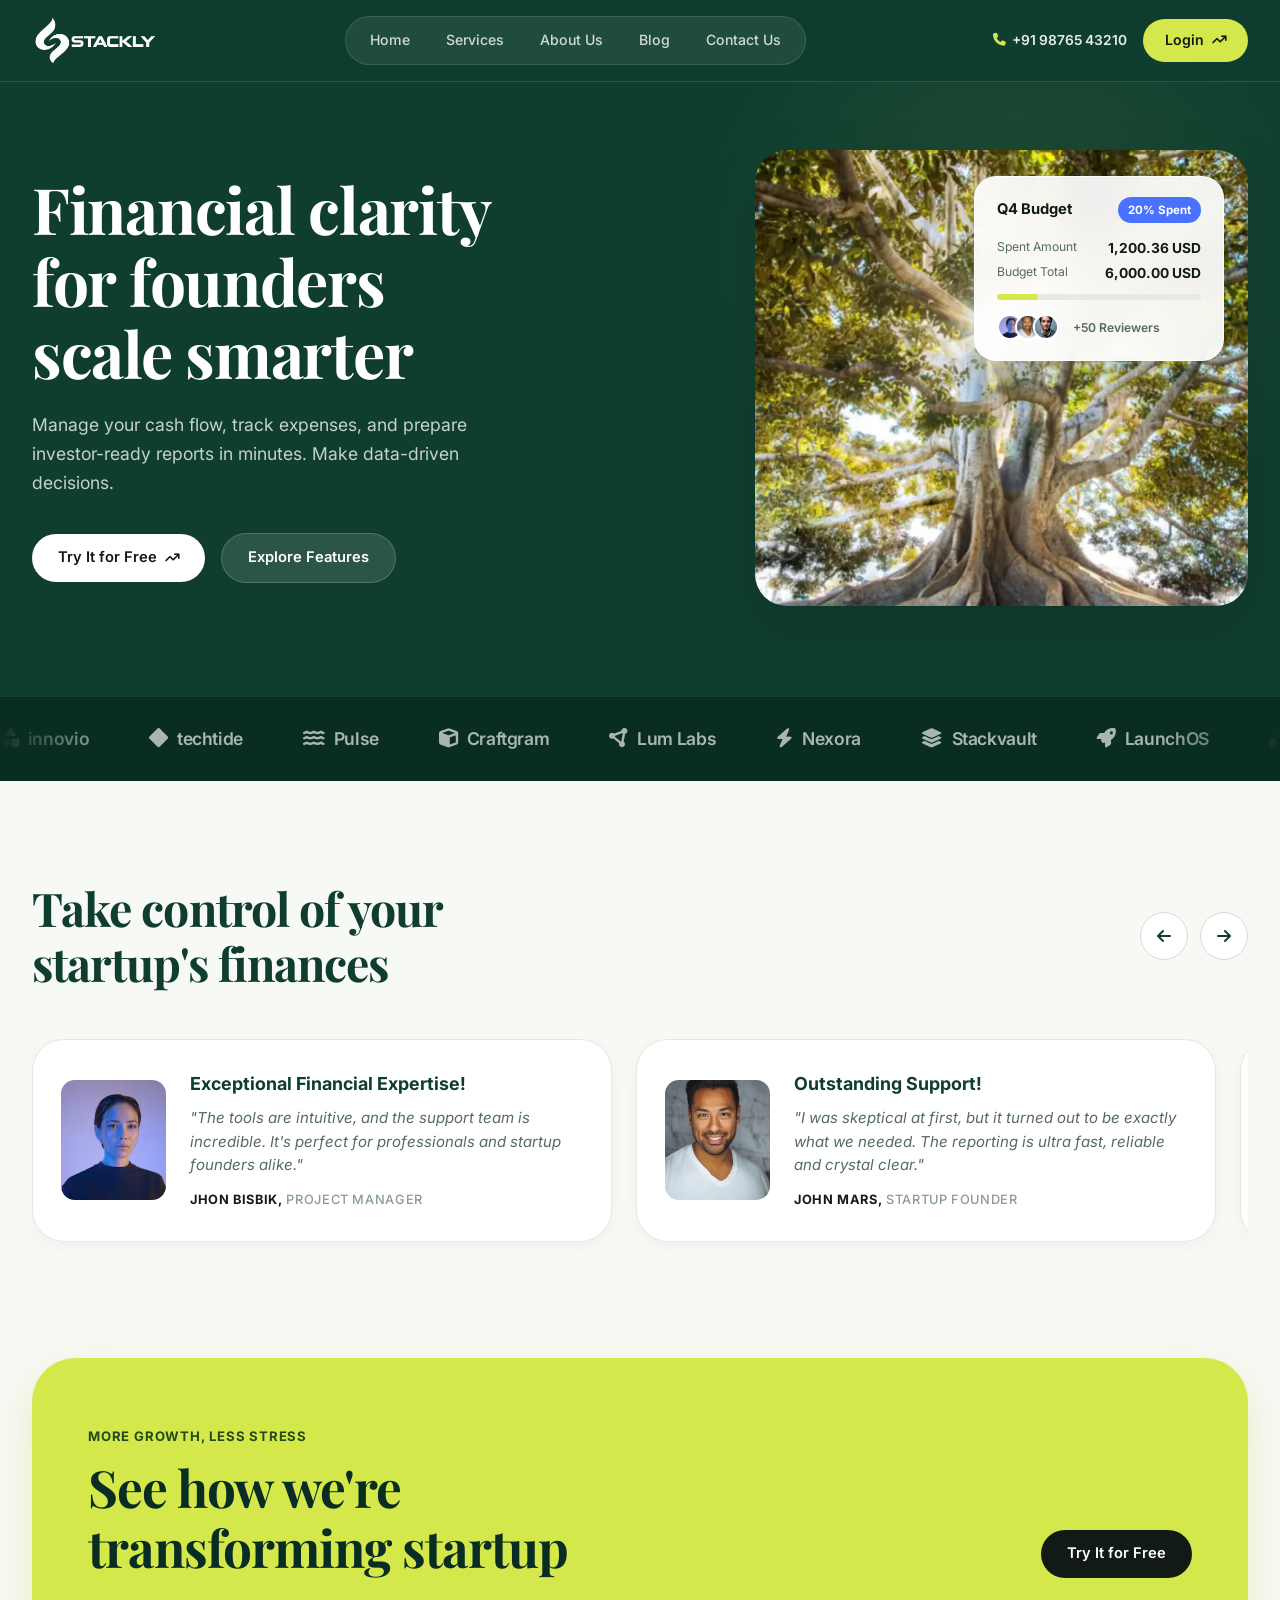
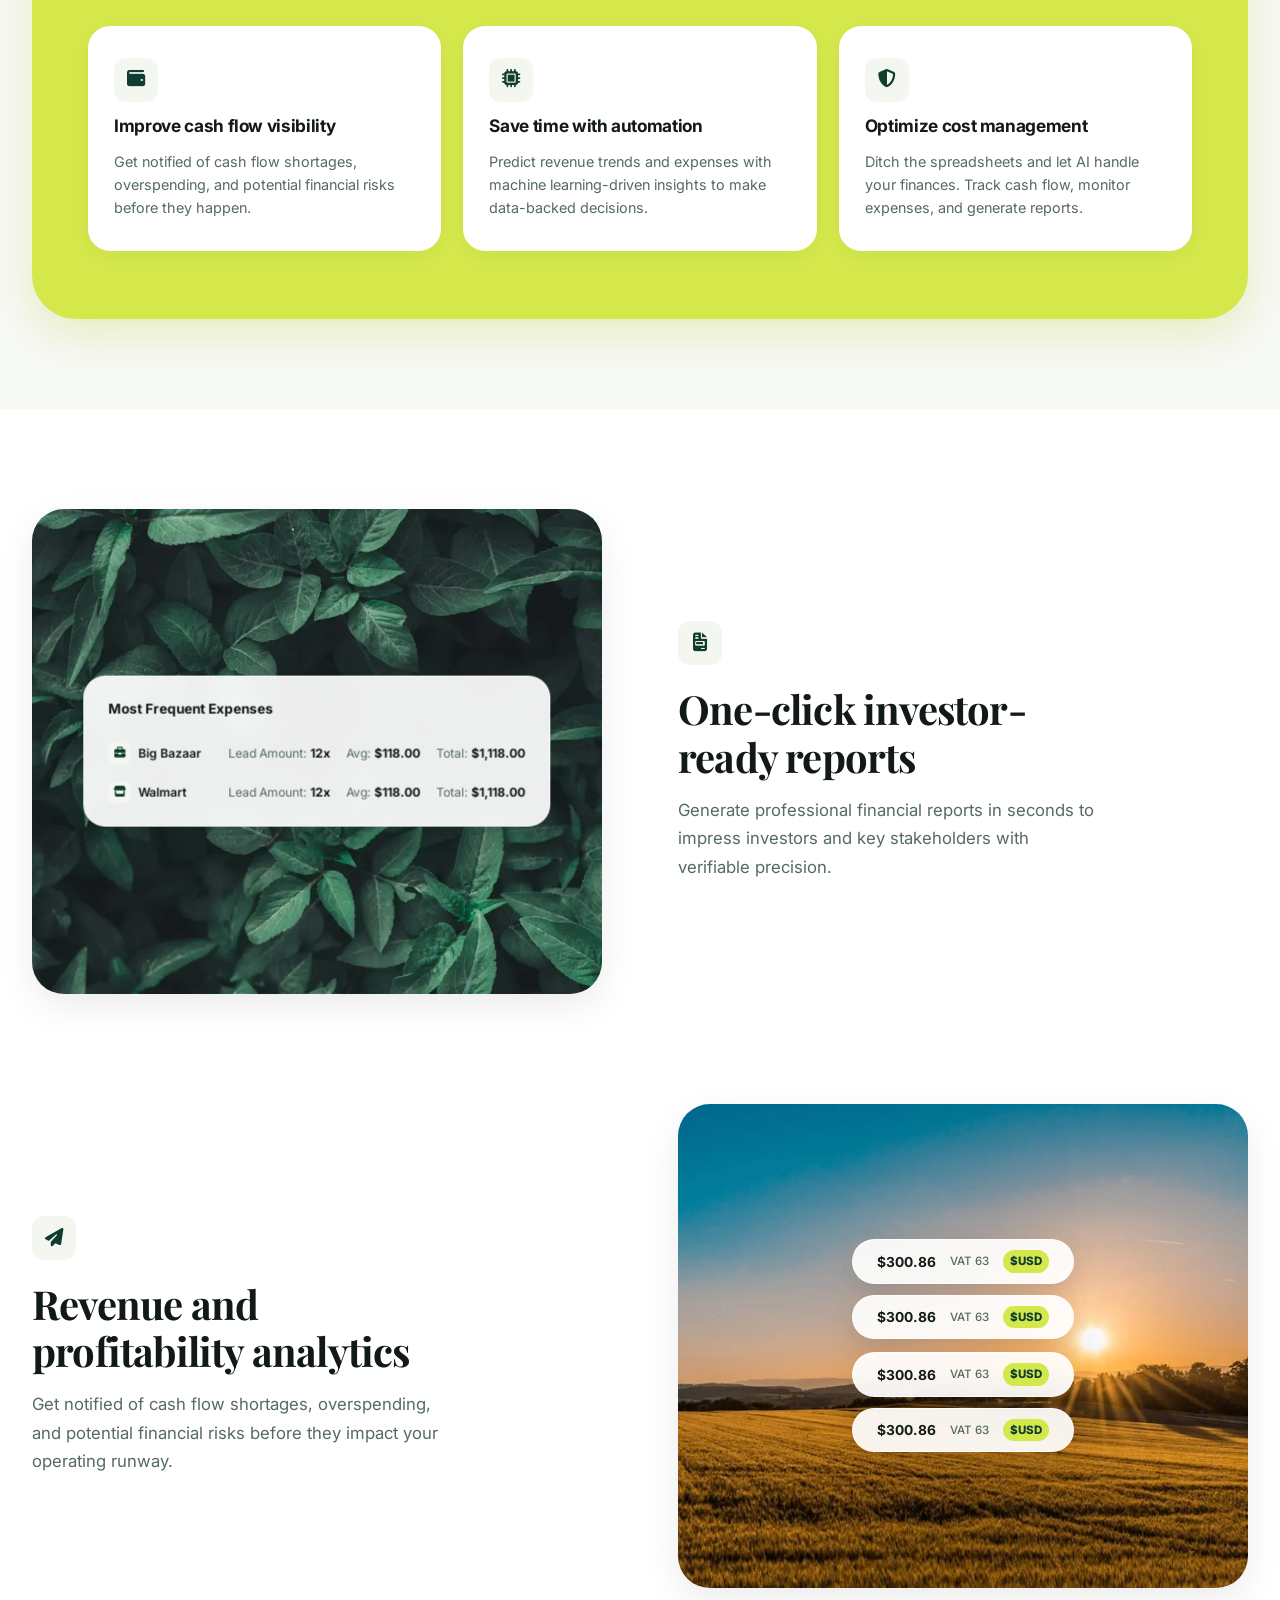
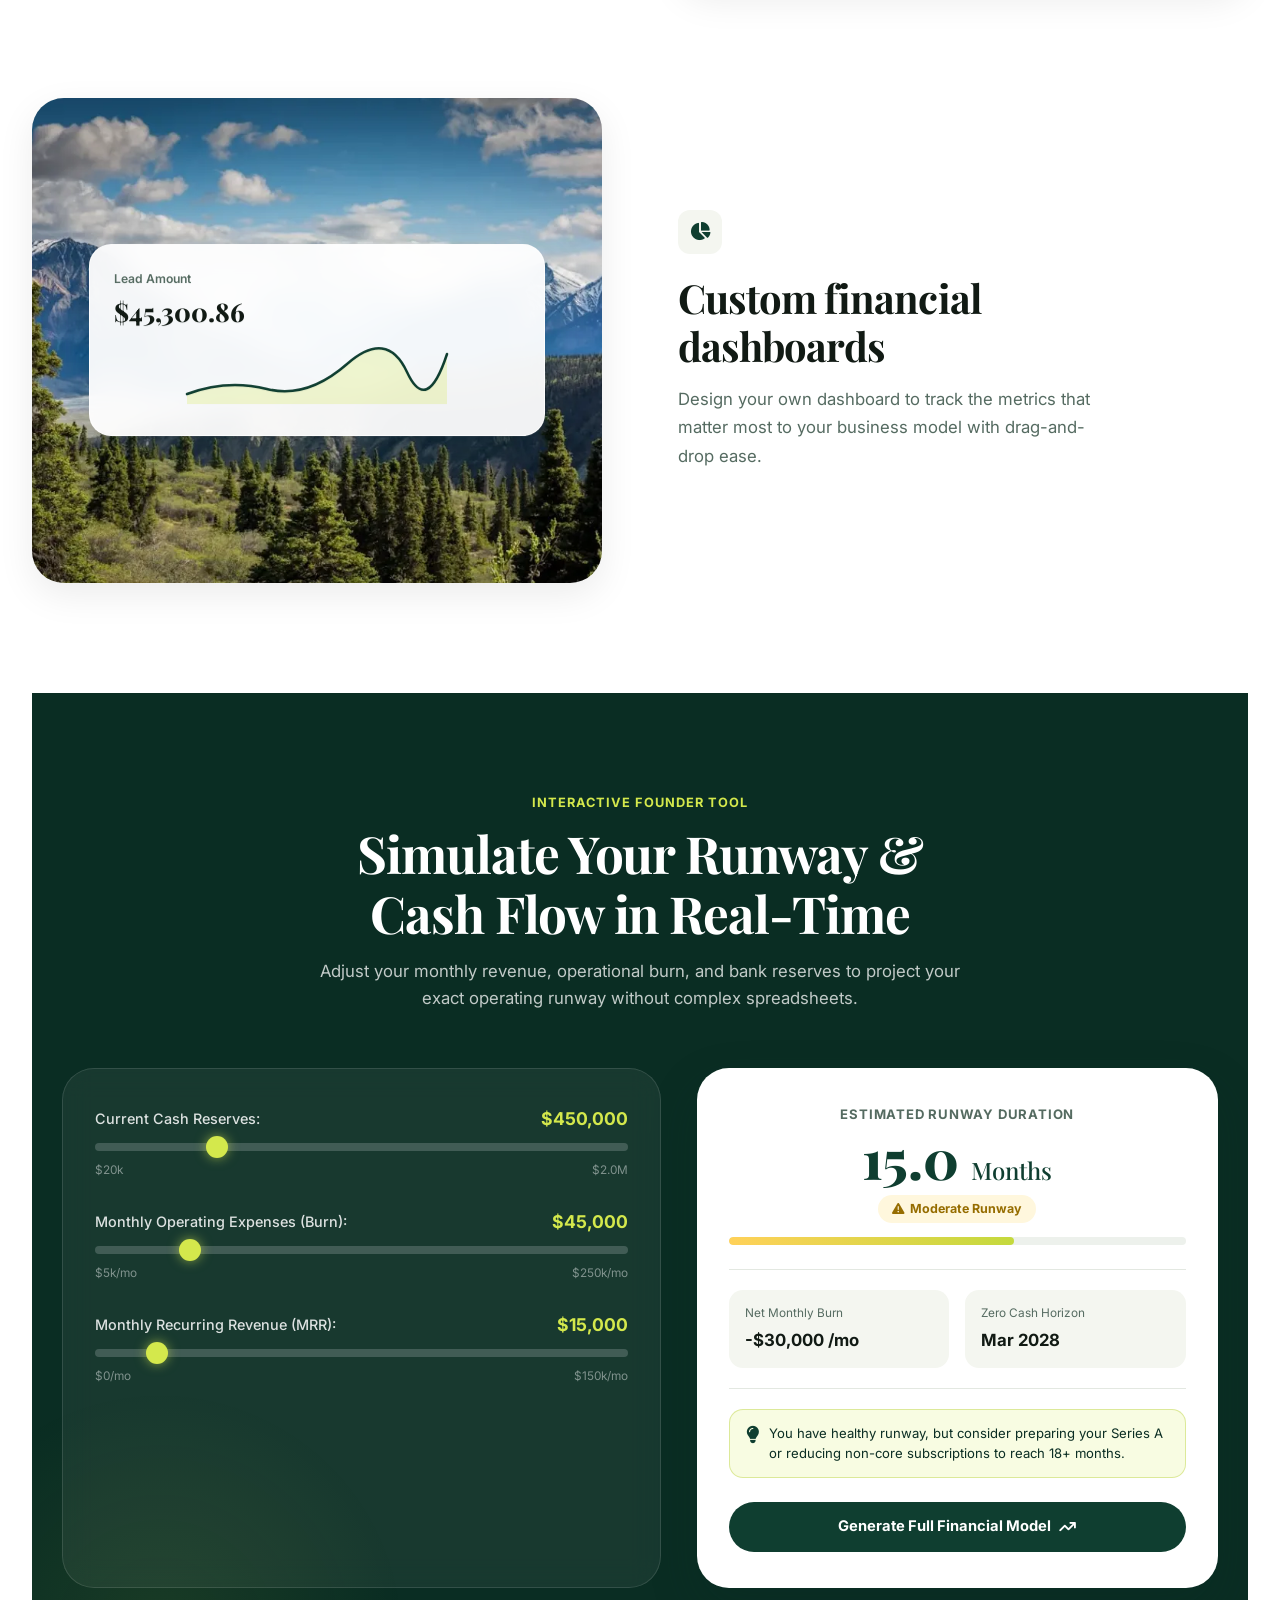
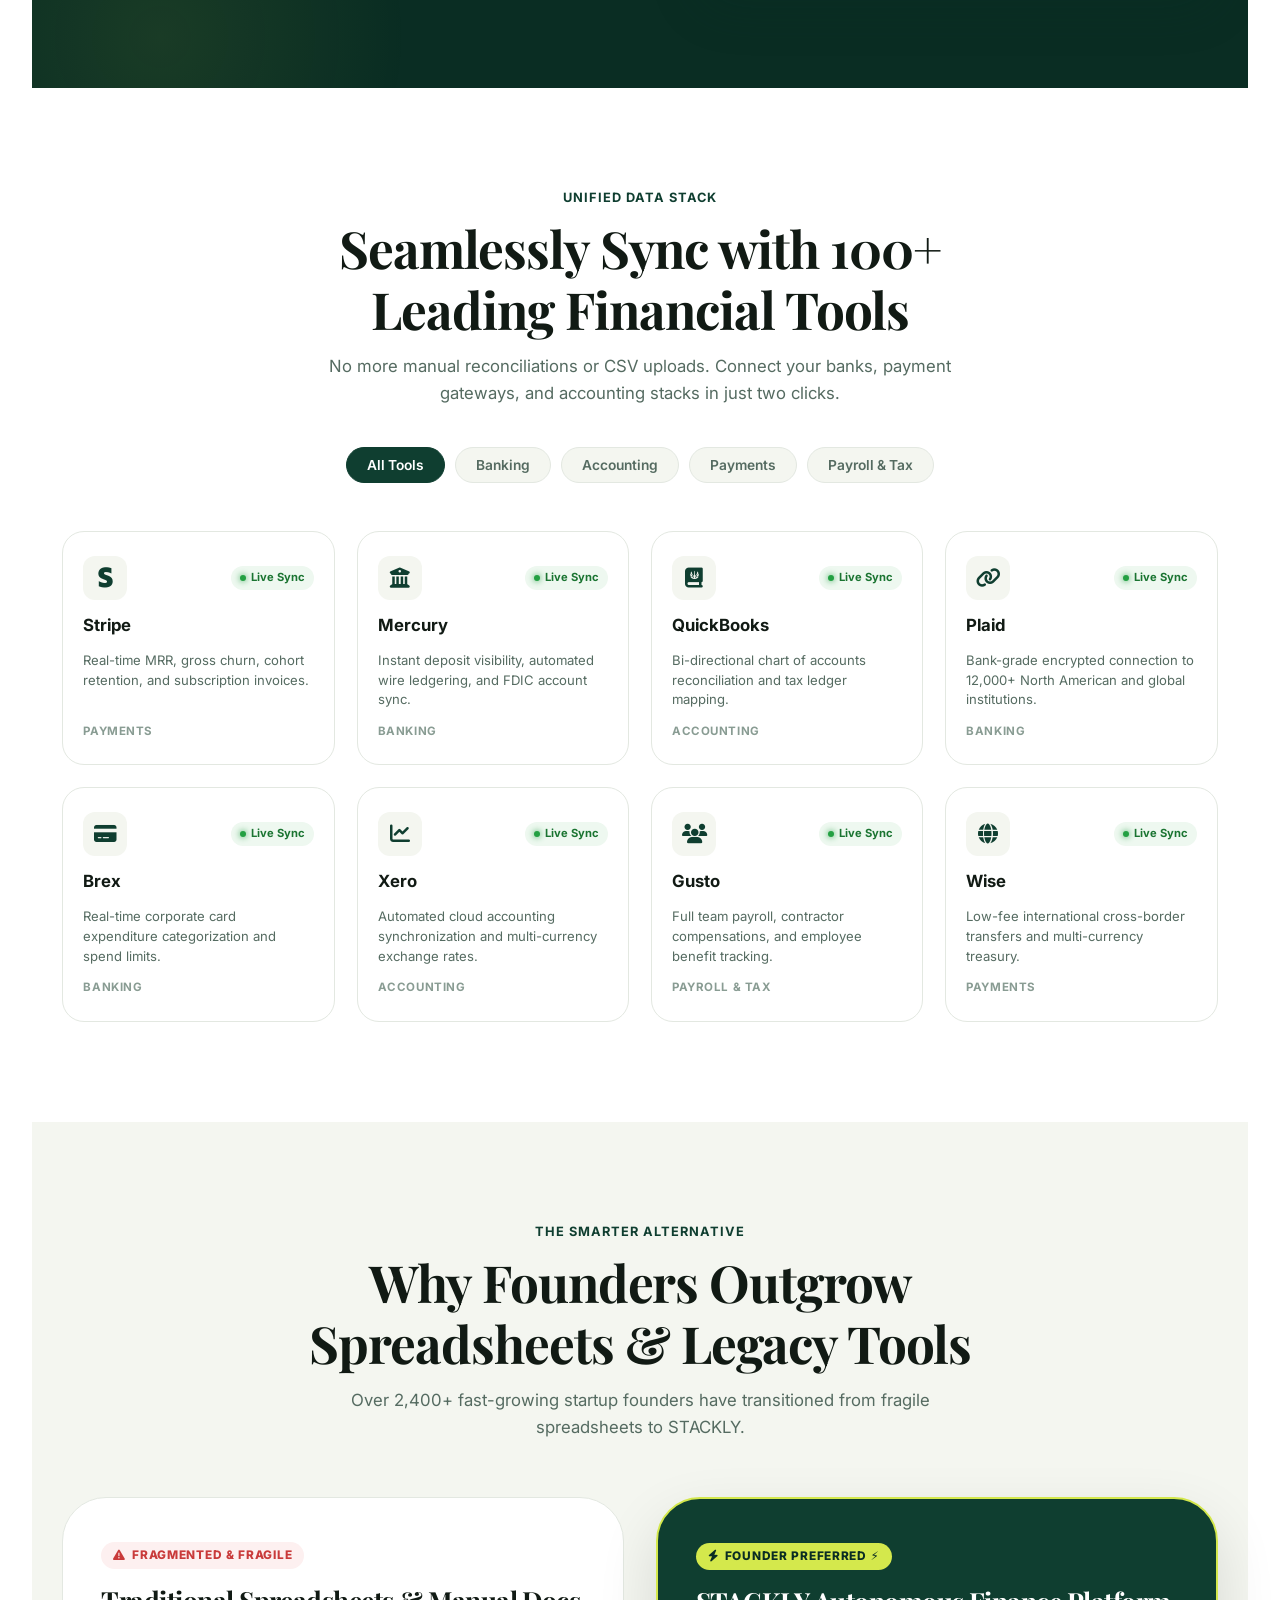
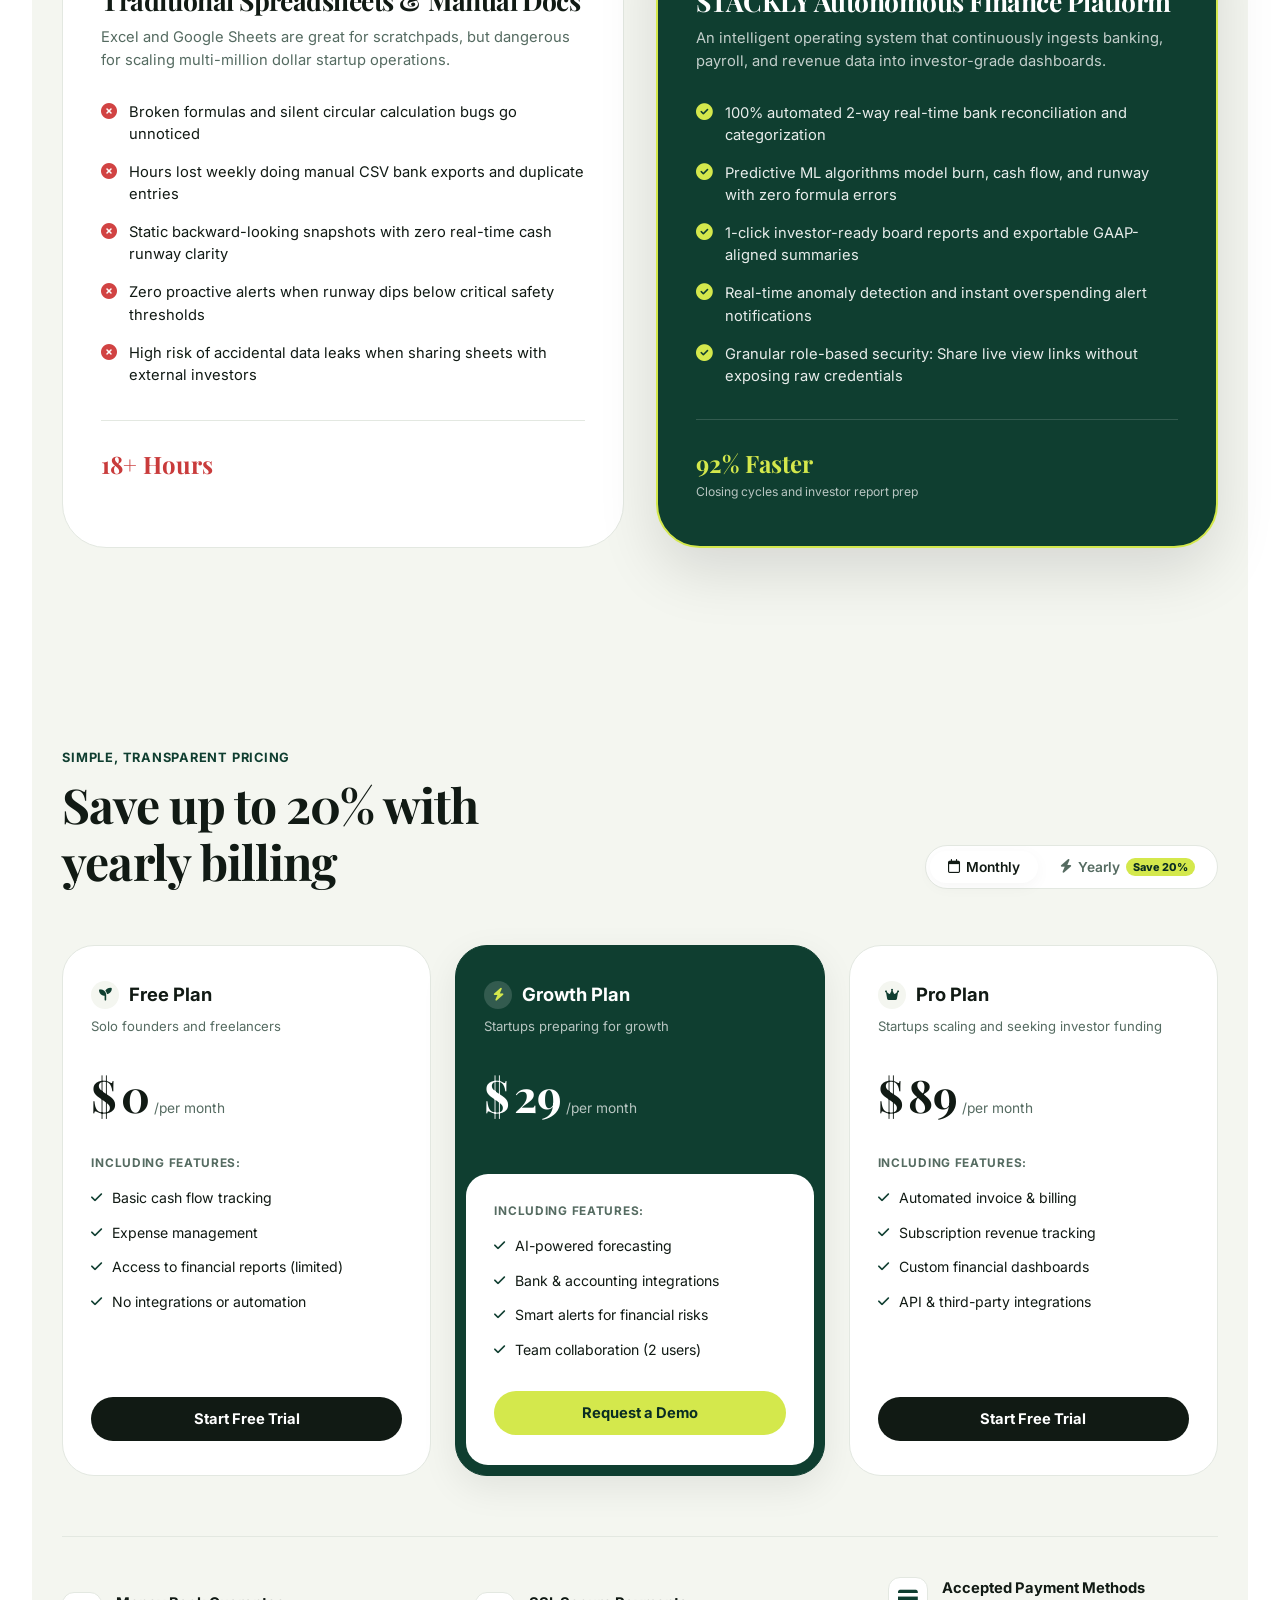
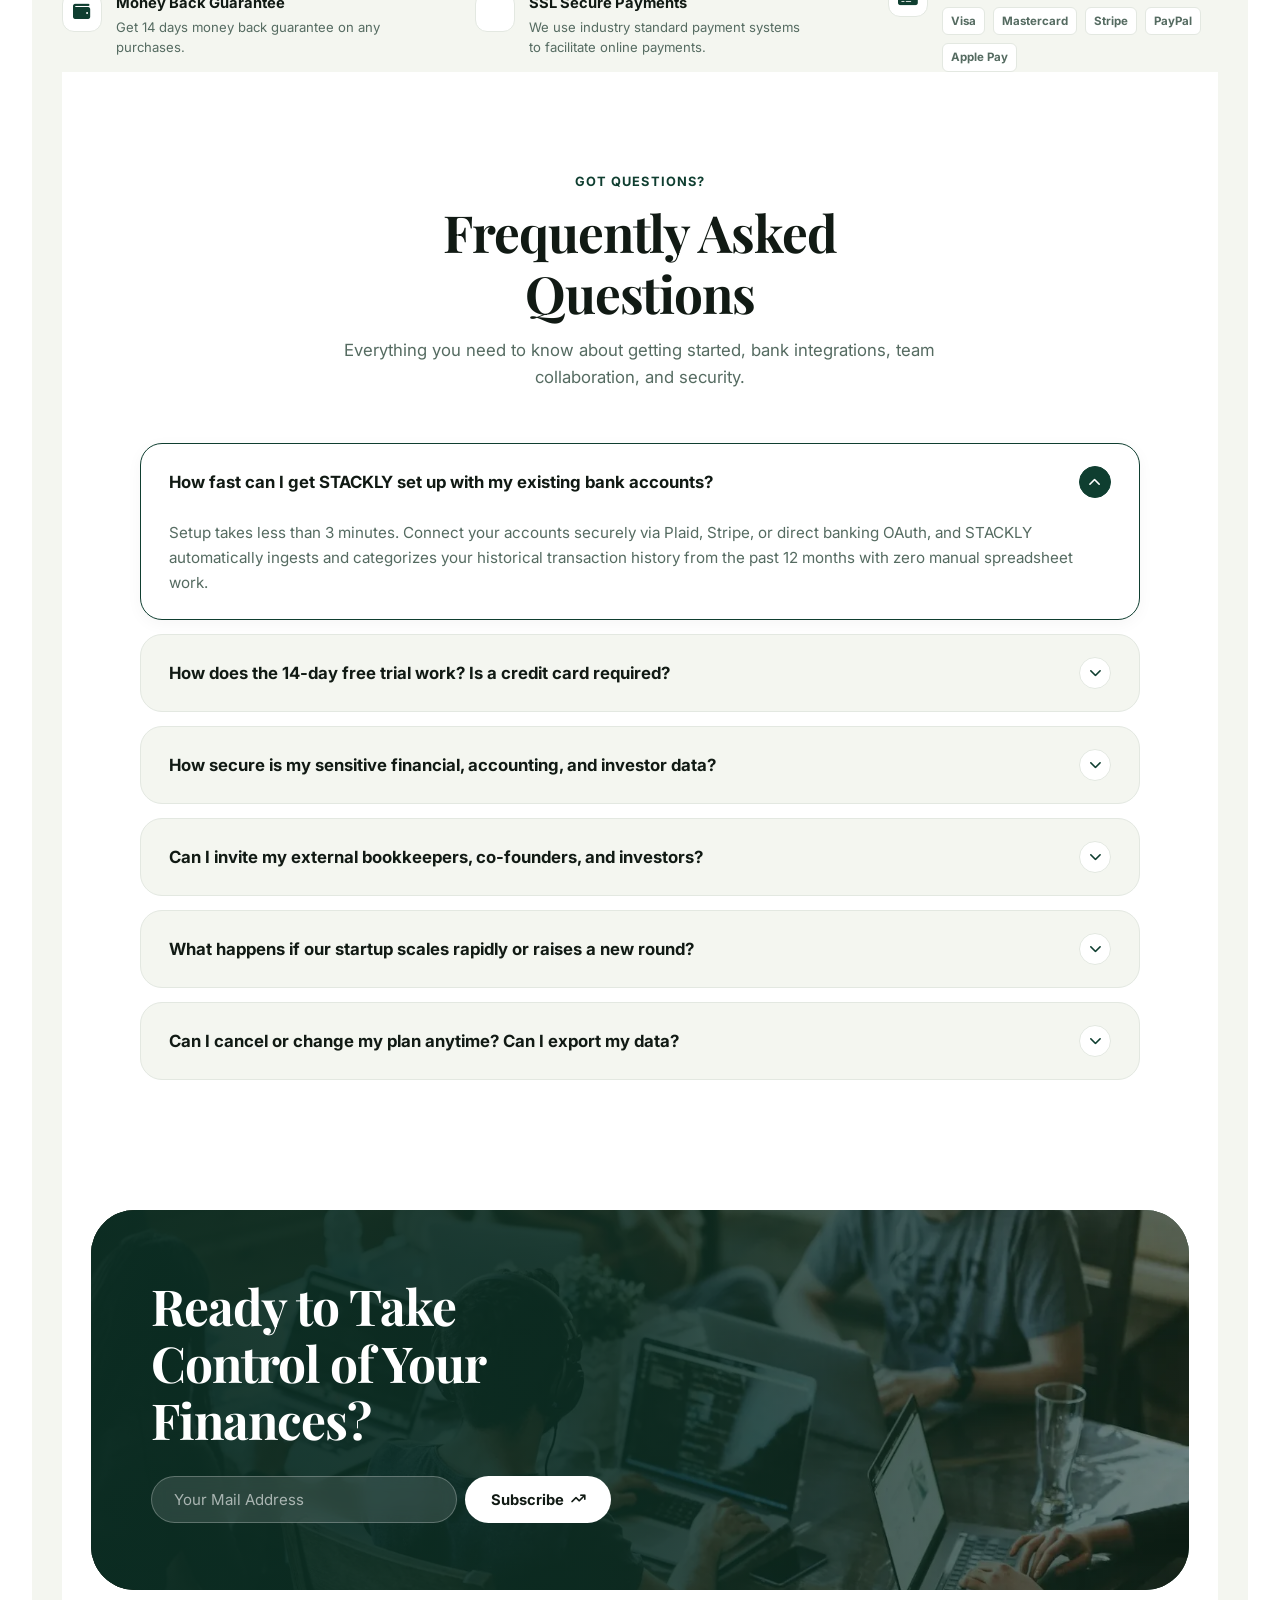
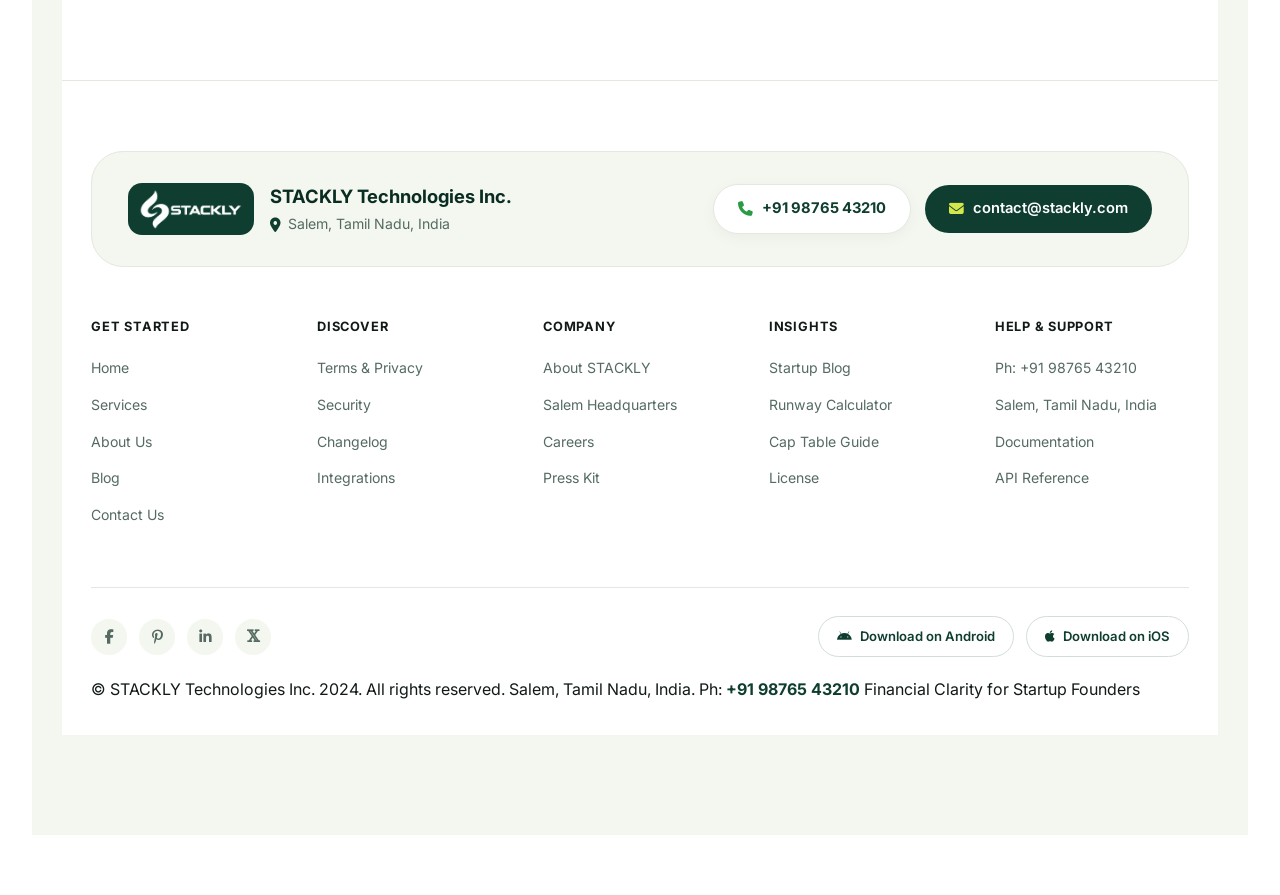
<file: index.html>
<!DOCTYPE html>
<html lang="en">
<head>
  <meta charset="UTF-8">
  <meta name="viewport" content="width=device-width, initial-scale=1.0">
  <title>STACKLY — Fundraising Clarity for Founders</title>
  <meta name="description" content="Manage your cash flow, track expenses, and prepare investor-ready reports in minutes with STACKLY. Scale smarter and make data-driven financial decisions.">
  
  <!-- Google Fonts: Inter & Playfair Display -->
  <link rel="preconnect" href="https://fonts.googleapis.com">
  <link rel="preconnect" href="https://fonts.gstatic.com" crossorigin>
  <link href="https://fonts.googleapis.com/css2?family=Inter:wght@300;400;500;600;700;800&family=Playfair+Display:ital,wght@0,600;0,700;0,800;1,600&display=swap" rel="stylesheet">
  
  <!-- Font Awesome Icons -->
  <link rel="stylesheet" href="https://cdnjs.cloudflare.com/ajax/libs/font-awesome/6.4.0/css/all.min.css">
  
  <!-- Custom Stylesheet -->
  <link rel="stylesheet" href="style.css">
</head>
<body>

  <!-- ========================================================================
       INSTITUTIONAL PRELOADER
       ======================================================================== -->
  <div class="stackly-preloader" id="stacklyPreloader" aria-label="Loading STACKLY Financial Platform">
    <div class="preloader-ambient"></div>
    <div class="preloader-core">
      <div class="preloader-logo-wrap">
        <div class="preloader-ring-outer"></div>
        <div class="preloader-ring"></div>
        <div class="preloader-badge">
          <img src="images/logo.webp" alt="STACKLY Logo">
        </div>
      </div>

      <div class="preloader-metric">
        <span id="preloaderCounter">0</span><span class="percent-symbol">%</span>
      </div>

      <div class="preloader-status" id="preloaderStatus">Securing encrypted telemetry...</div>

      <div class="preloader-track">
        <div class="preloader-fill" id="preloaderFill"></div>
      </div>

      <div class="preloader-foot-tag">
        <span class="preloader-foot-dot"></span> Institutional Core · Asia-South (Salem)
      </div>
    </div>
  </div>

  <!-- ========================================================================
       HEADER & NAVIGATION
       ======================================================================== -->
  <header id="main-header">
    <div class="container header-container">
      <!-- Logo -->
      <a href="index.html" class="brand-logo" aria-label="STACKLY Home">
        <img src="images/logo.webp" alt="STACKLY Logo" style="height: 48px; width: auto; display: block;">
      </a>

      <!-- Pill Nav for Desktop -->
      <nav class="nav-pill-wrapper" aria-label="Main Navigation">
        <a href="index.html" class="nav-link active">Home</a>
        <a href="service.html" class="nav-link">Services</a>
        <a href="about.html" class="nav-link">About Us</a>
        <a href="blog.html" class="nav-link">Blog</a>
        <a href="contact.html" class="nav-link">Contact Us</a>
      </nav>

      <!-- Header CTA & Contact Phone -->
      <div class="header-cta-wrapper" style="display: flex; align-items: center; gap: 16px;">
        <a href="404.html" class="header-phone-link" style="color: rgba(255,255,255,0.9); font-size: 0.86rem; font-weight: 600; display: inline-flex; align-items: center; gap: 6px; transition: color 0.2s;">
          <i class="fa-solid fa-phone" style="color: var(--lime); font-size: 0.8rem;"></i> +91 98765 43210
        </a>
        <a href="login.html" class="btn btn-lime header-cta-btn">
          Login <i class="fa-solid fa-arrow-trend-up icon-arrow-diag"></i>
        </a>
      </div>

      <!-- Mobile Menu Toggle Button -->
      <button class="mobile-menu-toggle" id="mobileMenuBtn" aria-label="Toggle Navigation Menu">
        <i class="fa-solid fa-bars"></i>
      </button>
    </div>

    <!-- Mobile Dropdown Navigation -->
    <div class="mobile-dropdown" id="mobileNav">
      <!-- Mobile Menu Header with Close Button -->
      <div class="mobile-dropdown-header" style="display: flex; align-items: center; justify-content: space-between; width: 100%; padding-bottom: 14px; margin-bottom: 8px; border-bottom: 1px solid rgba(255,255,255,0.12);">
        <a href="index.html" class="brand-logo" aria-label="STACKLY Home" style="display: flex; align-items: center; gap: 8px; text-decoration: none;">
          <img src="images/logo.webp" alt="STACKLY Logo" style="height: 38px; width: auto; display: block;">
        </a>
        <button class="mobile-menu-close" id="mobileMenuCloseBtn" aria-label="Close Navigation Menu" style="width: 42px; height: 42px; border-radius: 50%; background: rgba(255, 255, 255, 0.12); border: 1px solid rgba(255, 255, 255, 0.25); color: #ffffff; font-size: 1.25rem; font-weight: 700; display: flex; align-items: center; justify-content: center; cursor: pointer; transition: all 0.2s ease;">
          <i class="fa-solid fa-xmark">✕</i>
        </button>
      </div>

      <a href="index.html" class="nav-link active">Home</a>
      <a href="service.html" class="nav-link">Services</a>
      <a href="about.html" class="nav-link">About Us</a>
      <a href="blog.html" class="nav-link">Blog</a>
      <a href="contact.html" class="nav-link">Contact Us</a>
      <div style="padding: 10px 14px; border-top: 1px solid rgba(255,255,255,0.1); margin-top: 6px; font-size: 0.85rem; color: rgba(255,255,255,0.85); display: flex; flex-direction: column; gap: 6px;">
        <a href="contact.html" style="color: var(--lime); font-weight: 700; display: flex; align-items: center; gap: 8px;">
          <i class="fa-solid fa-phone"></i> +91 98765 43210
        </a>
        <span><i class="fa-solid fa-location-dot" style="color: var(--lime); margin-right: 6px;"></i> Salem, Tamil Nadu, India</span>
      </div>
      <a href="login.html" class="btn btn-lime" style="margin-top: 6px; width: 100%;">
        Login<i class="fa-solid fa-arrow-trend-up"></i>
      </a>
    </div>
  </header>

  <!-- ========================================================================
       HERO SECTION
       ======================================================================== -->
  <section id="hero">
    <div class="container hero-grid">
      <!-- Left Content -->
      <div class="hero-content fade-in-up">
        <h1>Financial clarity<br>for founders<br>scale smarter</h1>
        <p>
          Manage your cash flow, track expenses, and prepare investor-ready reports in minutes. Make data-driven decisions.
        </p>
        <div class="hero-actions">
          <a href="404.html" class="btn btn-white">
            Try It for Free <i class="fa-solid fa-arrow-trend-up icon-arrow-diag"></i>
          </a>
          <a href="404.html" class="btn btn-ghost-green">
            Explore Features
          </a>
        </div>
      </div>

      <!-- Right Visual with Floating Stat Card -->
      <div class="hero-visual fade-in-up">
        <div class="hero-image-card">
          <img src="images/img_1518495973542-4.webp" alt="Abstract sculpture and organic wood photography">
          
          <!-- Floating Glass Stat Card -->
          <div class="floating-stat-card">
            <div class="f-card-header">
              <span class="f-card-title">Q4 Budget</span>
              <span class="f-card-badge">20% Spent</span>
            </div>
            <div class="f-card-row">
              <span>Spent Amount</span>
              <strong>1,200.36 USD</strong>
            </div>
            <div class="f-card-row">
              <span>Budget Total</span>
              <strong>6,000.00 USD</strong>
            </div>
            
            <div class="f-progress-track">
              <div class="f-progress-bar"></div>
            </div>

            <div class="f-card-footer">
              <div class="avatar-stack">
                <img src="images/img_1534528741775-5.webp" alt="Reviewer avatar 1">
                <img src="images/img_1507003211169-0.webp" alt="Reviewer avatar 2">
                <img src="images/img_1500648767791-0.webp" alt="Reviewer avatar 3">
              </div>
              <span class="avatar-stack-text">+50 Reviewers</span>
            </div>
          </div>
        </div>
      </div>
    </div>
  </section>

  <!-- ========================================================================
       TRUSTED BY LOGO BAR
       ======================================================================== -->
  <div id="trust-bar">
    <div class="marquee-wrapper">
      <div class="marquee-track">
        <!-- Original set -->
        <div class="partner-logo"><i class="fa-solid fa-shapes"></i> innovio</div>
        <div class="partner-logo"><i class="fa-solid fa-diamond"></i> techtide</div>
        <div class="partner-logo"><i class="fa-solid fa-water"></i> Pulse</div>
        <div class="partner-logo"><i class="fa-solid fa-cube"></i> Craftgram</div>
        <div class="partner-logo"><i class="fa-solid fa-circle-nodes"></i> Lum Labs</div>
        <div class="partner-logo"><i class="fa-solid fa-bolt"></i> Nexora</div>
        <div class="partner-logo"><i class="fa-solid fa-layer-group"></i> Stackvault</div>
        <div class="partner-logo"><i class="fa-solid fa-rocket"></i> LaunchOS</div>
        <!-- Duplicate for seamless loop -->
        <div class="partner-logo"><i class="fa-solid fa-shapes"></i> innovio</div>
        <div class="partner-logo"><i class="fa-solid fa-diamond"></i> techtide</div>
        <div class="partner-logo"><i class="fa-solid fa-water"></i> Pulse</div>
        <div class="partner-logo"><i class="fa-solid fa-cube"></i> Craftgram</div>
        <div class="partner-logo"><i class="fa-solid fa-circle-nodes"></i> Lum Labs</div>
        <div class="partner-logo"><i class="fa-solid fa-bolt"></i> Nexora</div>
        <div class="partner-logo"><i class="fa-solid fa-layer-group"></i> Stackvault</div>
        <div class="partner-logo"><i class="fa-solid fa-rocket"></i> LaunchOS</div>
      </div>
    </div>
  </div>

  <!-- ========================================================================
       TESTIMONIALS SECTION (CLICK ARROWS TO SCROLL)
       ======================================================================== -->
  <section id="testimonials">
    <div class="container">
      <div class="testimonials-top-bar">
        <h2>Take control of your startup's finances</h2>
        <div class="carousel-nav-buttons">
          <button class="carousel-nav-btn" id="prevTestimonial" aria-label="Previous testimonials">
            <i class="fa-solid fa-arrow-left"></i>
          </button>
          <button class="carousel-nav-btn" id="nextTestimonial" aria-label="Next testimonials">
            <i class="fa-solid fa-arrow-right"></i>
          </button>
        </div>
      </div>

      <!-- Scrollable Track Container -->
      <div class="testimonials-slider-wrap" id="testimonialsSlider">
        <div class="testimonials-track">
          <!-- Card 1 -->
          <div class="testimonial-card">
            <img src="images/img_1534528741775-5.webp" alt="Jhon Bisbik portrait" class="testimonial-avatar">
            <div class="testimonial-content">
              <h4>Exceptional Financial Expertise!</h4>
              <p class="testimonial-quote">"The tools are intuitive, and the support team is incredible. It's perfect for professionals and startup founders alike."</p>
              <div class="testimonial-author">Jhon Bisbik, <span class="testimonial-role">Project Manager</span></div>
            </div>
          </div>

          <!-- Card 2 -->
          <div class="testimonial-card">
            <img src="images/img_1507003211169-0.webp" alt="John Mars portrait" class="testimonial-avatar">
            <div class="testimonial-content">
              <h4>Outstanding Support!</h4>
              <p class="testimonial-quote">"I was skeptical at first, but it turned out to be exactly what we needed. The reporting is ultra fast, reliable and crystal clear."</p>
              <div class="testimonial-author">John Mars, <span class="testimonial-role">Startup Founder</span></div>
            </div>
          </div>

          <!-- Card 3 -->
          <div class="testimonial-card">
            <img src="images/img_1573496359142-b.webp" alt="Elena Vance portrait" class="testimonial-avatar">
            <div class="testimonial-content">
              <h4>Cut Closing Time by 75%</h4>
              <p class="testimonial-quote">"Our monthly accounting review went from 5 days down to half an afternoon. Investors love the automated monthly dispatch."</p>
              <div class="testimonial-author">Elena Vance, <span class="testimonial-role">CFO at CloudSync</span></div>
            </div>
          </div>

          <!-- Card 4 -->
          <div class="testimonial-card">
            <img src="images/img_1500648767791-0.webp" alt="David Chen portrait" class="testimonial-avatar">
            <div class="testimonial-content">
              <h4>Flawless Runway Forecasts</h4>
              <p class="testimonial-quote">"Having real-time bank feeds synced straight into scenario projections saved us months of spreadsheets stress during our Series A."</p>
              <div class="testimonial-author">David Chen, <span class="testimonial-role">Co-Founder at Finix</span></div>
            </div>
          </div>
        </div>
      </div>
    </div>
  </section>

  <!-- ========================================================================
       LIME BANNER BENEFIT SECTION
       ======================================================================== -->
  <section id="lime-banner">
    <div class="container">
      <div class="lime-banner-container fade-in-up">
        <div class="lime-banner-header">
          <div class="lime-header-left">
            <div class="section-kicker">More Growth, Less Stress</div>
            <h2>See how we're transforming startup</h2>
          </div>
          <a href="404.html" class="btn btn-dark">
            Try It for Free
          </a>
        </div>

        <div class="lime-cards-grid">
          <!-- Card 1 -->
          <div class="lime-benefit-card">
            <div class="lime-card-icon">
              <i class="fa-solid fa-wallet"></i>
            </div>
            <h3>Improve cash flow visibility</h3>
            <p>Get notified of cash flow shortages, overspending, and potential financial risks before they happen.</p>
          </div>

          <!-- Card 2 -->
          <div class="lime-benefit-card">
            <div class="lime-card-icon">
              <i class="fa-solid fa-microchip"></i>
            </div>
            <h3>Save time with automation</h3>
            <p>Predict revenue trends and expenses with machine learning-driven insights to make data-backed decisions.</p>
          </div>

          <!-- Card 3 -->
          <div class="lime-benefit-card">
            <div class="lime-card-icon">
              <i class="fa-solid fa-shield-halved"></i>
            </div>
            <h3>Optimize cost management</h3>
            <p>Ditch the spreadsheets and let AI handle your finances. Track cash flow, monitor expenses, and generate reports.</p>
          </div>
        </div>
      </div>
    </div>
  </section>

  <!-- ========================================================================
       FEATURE SHOWCASE ROWS (Alternating Layouts)
       ======================================================================== -->
  <section id="feature-rows">
    <div class="container">
      <!-- Row 1: Plant image on Left, Text on Right -->
      <div class="showcase-row fade-in-up">
        <div class="showcase-image-col">
          <div class="showcase-img-box">
            <img src="images/img_1518531933037-9.webp" alt="Lush green botanical leaves">
            
            <!-- Floating Overlay Card: Most Frequent Expenses -->
            <div class="floating-overlay-card">
              <div class="foc-title">Most Frequent Expenses</div>
              <div class="foc-item">
                <div class="foc-brand">
                  <div class="foc-badge-icon"><i class="fa-solid fa-briefcase"></i></div>
                  <span>Big Bazaar</span>
                </div>
                <div class="foc-values">
                  <span>Lead Amount: <strong>12x</strong></span>
                  <span>Avg: <strong>$118.00</strong></span>
                  <span>Total: <strong>$1,118.00</strong></span>
                </div>
              </div>
              <div class="foc-item">
                <div class="foc-brand">
                  <div class="foc-badge-icon"><i class="fa-solid fa-store"></i></div>
                  <span>Walmart</span>
                </div>
                <div class="foc-values">
                  <span>Lead Amount: <strong>12x</strong></span>
                  <span>Avg: <strong>$118.00</strong></span>
                  <span>Total: <strong>$1,118.00</strong></span>
                </div>
              </div>
            </div>
          </div>
        </div>
        <div class="showcase-text-col">
          <div class="feature-icon-badge">
            <i class="fa-solid fa-file-invoice"></i>
          </div>
          <h2>One-click investor-ready reports</h2>
          <p>Generate professional financial reports in seconds to impress investors and key stakeholders with verifiable precision.</p>
        </div>
      </div>

      <!-- Row 2: Text on Left, Grass with Floating Pills on Right (Reversed) -->
      <div class="showcase-row reversed fade-in-up">
        <div class="showcase-image-col">
          <div class="showcase-img-box">
            <img src="images/img_1500382017468-9.webp" alt="Rolling green grass hill landscape">
            
            <!-- Floating Pills -->
            <div class="floating-pills-container">
              <div class="floating-amount-pill">
                <span>$300.86</span>
                <span class="f-tag-vat">VAT 63</span>
                <span class="f-tag-currency">$USD</span>
              </div>
              <div class="floating-amount-pill">
                <span>$300.86</span>
                <span class="f-tag-vat">VAT 63</span>
                <span class="f-tag-currency">$USD</span>
              </div>
              <div class="floating-amount-pill">
                <span>$300.86</span>
                <span class="f-tag-vat">VAT 63</span>
                <span class="f-tag-currency">$USD</span>
              </div>
              <div class="floating-amount-pill">
                <span>$300.86</span>
                <span class="f-tag-vat">VAT 63</span>
                <span class="f-tag-currency">$USD</span>
              </div>
            </div>
          </div>
        </div>
        <div class="showcase-text-col">
          <div class="feature-icon-badge">
            <i class="fa-solid fa-paper-plane"></i>
          </div>
          <h2>Revenue and profitability analytics</h2>
          <p>Get notified of cash flow shortages, overspending, and potential financial risks before they impact your operating runway.</p>
        </div>
      </div>

      <!-- Row 3: Mountain image on Left, Text on Right -->
      <div class="showcase-row fade-in-up">
        <div class="showcase-image-col">
          <div class="showcase-img-box">
            <img src="images/img_1464822759023-f.webp" alt="Scenic alpine mountain ridge">
            
            <!-- Mountain Overlay Chart -->
            <div class="mountain-chart-overlay">
              <div class="mco-lead-label">Lead Amount</div>
              <div class="mco-amount">$45,300.86</div>
              <svg class="mco-chart-svg" viewBox="0 0 260 60" fill="none">
                <path d="M0,50 Q40,35 80,45 T160,20 T220,28 T260,10 L260,60 L0,60 Z" fill="rgba(212, 232, 76, 0.25)"/>
                <path d="M0,50 Q40,35 80,45 T160,20 T220,28 T260,10" stroke="#0f3e30" stroke-width="2.5" stroke-linecap="round"/>
              </svg>
            </div>
          </div>
        </div>
        <div class="showcase-text-col">
          <div class="feature-icon-badge">
            <i class="fa-solid fa-chart-pie"></i>
          </div>
          <h2>Custom financial dashboards</h2>
          <p>Design your own dashboard to track the metrics that matter most to your business model with drag-and-drop ease.</p>
        </div>
      </div>
  <!-- ========================================================================
       NEW SECTION 1: RUNWAY & CASH FLOW SIMULATOR
       ======================================================================== -->
  <section id="runway-calculator">
    <div class="container">
      <div class="calc-header fade-in-up">
        <div class="section-kicker">Interactive Founder Tool</div>
        <h2>Simulate Your Runway & Cash Flow in Real-Time</h2>
        <p>Adjust your monthly revenue, operational burn, and bank reserves to project your exact operating runway without complex spreadsheets.</p>
      </div>

      <div class="calc-grid fade-in-up">
        <!-- Controls Card -->
        <div class="calc-controls-card">
          <!-- Slider 1: Cash Balance -->
          <div class="slider-group">
            <div class="slider-top-label">
              <span>Current Cash Reserves:</span>
              <strong id="valCash">$450,000</strong>
            </div>
            <input type="range" class="styled-range" id="inputCash" min="20000" max="2000000" step="10000" value="450000">
            <div class="slider-bounds">
              <span>$20k</span>
              <span>$2.0M</span>
            </div>
          </div>

          <!-- Slider 2: Monthly Burn -->
          <div class="slider-group">
            <div class="slider-top-label">
              <span>Monthly Operating Expenses (Burn):</span>
              <strong id="valBurn">$45,000</strong>
            </div>
            <input type="range" class="styled-range" id="inputBurn" min="5000" max="250000" step="2500" value="45000">
            <div class="slider-bounds">
              <span>$5k/mo</span>
              <span>$250k/mo</span>
            </div>
          </div>

          <!-- Slider 3: Monthly Revenue -->
          <div class="slider-group">
            <div class="slider-top-label">
              <span>Monthly Recurring Revenue (MRR):</span>
              <strong id="valRev">$15,000</strong>
            </div>
            <input type="range" class="styled-range" id="inputRev" min="0" max="150000" step="2500" value="15000">
            <div class="slider-bounds">
              <span>$0/mo</span>
              <span>$150k/mo</span>
            </div>
          </div>
        </div>

        <!-- Dynamic Results Board -->
        <div class="calc-results-board">
          <div class="runway-primary-metric">
            <div class="metric-subtitle">Estimated Runway Duration</div>
            <div class="metric-big-number" id="runwayMonths">15.0 <span style="font-size: 1.5rem; font-weight: 500;">Months</span></div>
            <div class="runway-health-badge" id="runwayBadge">
              <i class="fa-solid fa-circle-check"></i> Safe Growth Zone
            </div>
            <div class="runway-bar-track">
              <div class="runway-bar-fill" id="runwayBarFill" style="width: 65%;"></div>
            </div>
          </div>

          <div class="metric-details-row">
            <div class="metric-box">
              <span>Net Monthly Burn</span>
              <strong id="netBurnDisplay">-$30,000 /mo</strong>
            </div>
            <div class="metric-box">
              <span>Zero Cash Horizon</span>
              <strong id="zeroCashHorizon">Dec 2027</strong>
            </div>
          </div>

          <div class="calc-insight-box">
            <i class="fa-solid fa-lightbulb" style="color: var(--green); font-size: 1.1rem; margin-top: 2px;"></i>
            <span id="insightText">Increasing MRR by just 15% extends your operating runway by an additional <strong>+3.8 months</strong> without dilutive equity.</span>
          </div>

          <a href="404.html" class="calc-cta-btn">
            Generate Full Financial Model <i class="fa-solid fa-arrow-trend-up"></i>
          </a>
        </div>
      </div>
    </div>
  </section>

  <!-- ========================================================================
       NEW SECTION 2: INTEGRATIONS ECOSYSTEM HUB
       ======================================================================== -->
  <section id="integrations-hub">
    <div class="container">
      <div class="integ-header fade-in-up">
        <div class="section-kicker">Unified Data Stack</div>
        <h2>Seamlessly Sync with 100+ Leading Financial Tools</h2>
        <p>No more manual reconciliations or CSV uploads. Connect your banks, payment gateways, and accounting stacks in just two clicks.</p>
      </div>

      <!-- Category Filter Tabs -->
      <div class="integ-tabs fade-in-up">
        <button class="integ-tab-btn active" data-category="all">All Tools</button>
        <button class="integ-tab-btn" data-category="banking">Banking</button>
        <button class="integ-tab-btn" data-category="accounting">Accounting</button>
        <button class="integ-tab-btn" data-category="payments">Payments</button>
        <button class="integ-tab-btn" data-category="payroll">Payroll & Tax</button>
      </div>

      <!-- Integrations Grid -->
      <div class="integ-grid fade-in-up" id="integrationsGrid">
        <!-- 1. Stripe -->
        <div class="integ-card" data-category="payments">
          <div class="integ-card-top">
            <div class="integ-icon-box"><i class="fa-brands fa-stripe-s"></i></div>
            <span class="integ-status-dot">Live Sync</span>
          </div>
          <h4>Stripe</h4>
          <p>Real-time MRR, gross churn, cohort retention, and subscription invoices.</p>
          <span class="integ-category-tag">Payments</span>
        </div>

        <!-- 2. Mercury -->
        <div class="integ-card" data-category="banking">
          <div class="integ-card-top">
            <div class="integ-icon-box"><i class="fa-solid fa-building-columns"></i></div>
            <span class="integ-status-dot">Live Sync</span>
          </div>
          <h4>Mercury</h4>
          <p>Instant deposit visibility, automated wire ledgering, and FDIC account sync.</p>
          <span class="integ-category-tag">Banking</span>
        </div>

        <!-- 3. QuickBooks -->
        <div class="integ-card" data-category="accounting">
          <div class="integ-card-top">
            <div class="integ-icon-box"><i class="fa-solid fa-book-journal-whills"></i></div>
            <span class="integ-status-dot">Live Sync</span>
          </div>
          <h4>QuickBooks</h4>
          <p>Bi-directional chart of accounts reconciliation and tax ledger mapping.</p>
          <span class="integ-category-tag">Accounting</span>
        </div>

        <!-- 4. Plaid -->
        <div class="integ-card" data-category="banking">
          <div class="integ-card-top">
            <div class="integ-icon-box"><i class="fa-solid fa-link"></i></div>
            <span class="integ-status-dot">Live Sync</span>
          </div>
          <h4>Plaid</h4>
          <p>Bank-grade encrypted connection to 12,000+ North American and global institutions.</p>
          <span class="integ-category-tag">Banking</span>
        </div>

        <!-- 5. Brex -->
        <div class="integ-card" data-category="banking">
          <div class="integ-card-top">
            <div class="integ-icon-box"><i class="fa-solid fa-credit-card"></i></div>
            <span class="integ-status-dot">Live Sync</span>
          </div>
          <h4>Brex</h4>
          <p>Real-time corporate card expenditure categorization and spend limits.</p>
          <span class="integ-category-tag">Banking</span>
        </div>

        <!-- 6. Xero -->
        <div class="integ-card" data-category="accounting">
          <div class="integ-card-top">
            <div class="integ-icon-box"><i class="fa-solid fa-chart-line"></i></div>
            <span class="integ-status-dot">Live Sync</span>
          </div>
          <h4>Xero</h4>
          <p>Automated cloud accounting synchronization and multi-currency exchange rates.</p>
          <span class="integ-category-tag">Accounting</span>
        </div>

        <!-- 7. Gusto -->
        <div class="integ-card" data-category="payroll">
          <div class="integ-card-top">
            <div class="integ-icon-box"><i class="fa-solid fa-users"></i></div>
            <span class="integ-status-dot">Live Sync</span>
          </div>
          <h4>Gusto</h4>
          <p>Full team payroll, contractor compensations, and employee benefit tracking.</p>
          <span class="integ-category-tag">Payroll & Tax</span>
        </div>

        <!-- 8. Wise -->
        <div class="integ-card" data-category="payments">
          <div class="integ-card-top">
            <div class="integ-icon-box"><i class="fa-solid fa-globe"></i></div>
            <span class="integ-status-dot">Live Sync</span>
          </div>
          <h4>Wise</h4>
          <p>Low-fee international cross-border transfers and multi-currency treasury.</p>
          <span class="integ-category-tag">Payments</span>
        </div>
      </div>
    </div>
  </section>

  <!-- ========================================================================
       NEW SECTION 3: SPREADSHEETS VS STACKLY COMPARISON
       ======================================================================== -->
  <section id="comparison-section">
    <div class="container">
      <div class="comp-header fade-in-up">
        <div class="section-kicker">The Smarter Alternative</div>
        <h2>Why Founders Outgrow Spreadsheets & Legacy Tools</h2>
        <p>Over 2,400+ fast-growing startup founders have transitioned from fragile spreadsheets to STACKLY.</p>
      </div>

      <div class="comp-cards-grid fade-in-up">
        <!-- Legacy Card -->
        <div class="comp-card legacy">
          <span class="comp-badge"><i class="fa-solid fa-triangle-exclamation"></i> Fragmented & Fragile</span>
          <h3>Traditional Spreadsheets & Manual Docs</h3>
          <p class="comp-card-desc">Excel and Google Sheets are great for scratchpads, but dangerous for scaling multi-million dollar startup operations.</p>
          
          <ul class="comp-list">
            <li>
              <i class="fa-solid fa-circle-xmark comp-icon-bad"></i>
              <span>Broken formulas and silent circular calculation bugs go unnoticed</span>
            </li>
            <li>
              <i class="fa-solid fa-circle-xmark comp-icon-bad"></i>
              <span>Hours lost weekly doing manual CSV bank exports and duplicate entries</span>
            </li>
            <li>
              <i class="fa-solid fa-circle-xmark comp-icon-bad"></i>
              <span>Static backward-looking snapshots with zero real-time cash runway clarity</span>
            </li>
            <li>
              <i class="fa-solid fa-circle-xmark comp-icon-bad"></i>
              <span>Zero proactive alerts when runway dips below critical safety thresholds</span>
            </li>
            <li>
              <i class="fa-solid fa-circle-xmark comp-icon-bad"></i>
              <span>High risk of accidental data leaks when sharing sheets with external investors</span>
            </li>
          </ul>

          <div class="comp-footer-highlight">
            <div class="speed-metric" style="color: var(--text-muted);">
              <strong style="color: #c93b3b;">18+ Hours</strong>
              <span>Wasted every month on manual reconciliation</span>
            </div>
          </div>
        </div>

        <!-- Modern STACKLY Card -->
        <div class="comp-card modern">
          <span class="comp-badge"><i class="fa-solid fa-bolt"></i> Founder Preferred ⚡</span>
          <h3>STACKLY Autonomous Finance Platform</h3>
          <p class="comp-card-desc">An intelligent operating system that continuously ingests banking, payroll, and revenue data into investor-grade dashboards.</p>

          <ul class="comp-list">
            <li>
              <i class="fa-solid fa-circle-check comp-icon-good"></i>
              <span>100% automated 2-way real-time bank reconciliation and categorization</span>
            </li>
            <li>
              <i class="fa-solid fa-circle-check comp-icon-good"></i>
              <span>Predictive ML algorithms model burn, cash flow, and runway with zero formula errors</span>
            </li>
            <li>
              <i class="fa-solid fa-circle-check comp-icon-good"></i>
              <span>1-click investor-ready board reports and exportable GAAP-aligned summaries</span>
            </li>
            <li>
              <i class="fa-solid fa-circle-check comp-icon-good"></i>
              <span>Real-time anomaly detection and instant overspending alert notifications</span>
            </li>
            <li>
              <i class="fa-solid fa-circle-check comp-icon-good"></i>
              <span>Granular role-based security: Share live view links without exposing raw credentials</span>
            </li>
          </ul>

          <div class="comp-footer-highlight">
            <div class="speed-metric">
              <strong>92% Faster</strong>
              <span>Closing cycles and investor report prep</span>
            </div>
          </div>
        </div>
      </div>
    </div>
  </section>

  <!-- ========================================================================
       PRICING SECTION
       ======================================================================== -->
  <section id="pricing">
    <div class="container">
      <div class="pricing-header-row">
        <div class="pricing-title-wrap">
          <div class="section-kicker">Simple, transparent pricing</div>
          <h2>Save up to 20% with yearly billing</h2>
        </div>

        <!-- Monthly / Yearly Billing Switch -->
        <div class="billing-switch" role="tablist">
          <button class="switch-btn active" id="btnMonthly" role="tab" aria-selected="true">
            <i class="fa-regular fa-calendar"></i> Monthly
          </button>
          <button class="switch-btn" id="btnYearly" role="tab" aria-selected="false">
            <i class="fa-solid fa-bolt"></i> Yearly
            <span class="save-pill-tag">Save 20%</span>
          </button>
        </div>
      </div>

      <!-- Pricing Cards Grid -->
      <div class="pricing-grid">
        <!-- Card 1: Free Plan -->
        <div class="pricing-card">
          <div class="plan-top-info">
            <div class="plan-top-icon"><i class="fa-solid fa-seedling"></i></div>
            <span class="plan-name">Free Plan</span>
          </div>
          <p class="plan-subtitle">Solo founders and freelancers</p>
          <div class="plan-price-display">
            <span class="currency">$</span><span class="price-num" data-monthly="0" data-yearly="0">0</span>
            <span class="period">/per month</span>
          </div>
          
          <div class="plan-features-label">Including Features:</div>
          <ul class="plan-features-list">
            <li><i class="fa-solid fa-check"></i> Basic cash flow tracking</li>
            <li><i class="fa-solid fa-check"></i> Expense management</li>
            <li><i class="fa-solid fa-check"></i> Access to financial reports (limited)</li>
            <li><i class="fa-solid fa-check"></i> No integrations or automation</li>
          </ul>

          <a href="404.html"><button class="plan-cta-btn">Start Free Trial</button></a>
        </div>

        <!-- Card 2: Growth Plan (Featured) -->
        <div class="pricing-card featured-card">
          <div class="featured-header-part">
            <div class="plan-top-info">
              <div class="plan-top-icon"><i class="fa-solid fa-bolt"></i></div>
              <span class="plan-name">Growth Plan</span>
            </div>
            <p class="plan-subtitle">Startups preparing for growth</p>
            <div class="plan-price-display">
              <span class="currency">$</span><span class="price-num" data-monthly="29" data-yearly="23">29</span>
              <span class="period">/per month</span>
            </div>
          </div>

          <div class="featured-white-body">
            <div class="plan-features-label">Including Features:</div>
            <ul class="plan-features-list">
              <li><i class="fa-solid fa-check"></i> AI-powered forecasting</li>
              <li><i class="fa-solid fa-check"></i> Bank & accounting integrations</li>
              <li><i class="fa-solid fa-check"></i> Smart alerts for financial risks</li>
              <li><i class="fa-solid fa-check"></i> Team collaboration (2 users)</li>
            </ul>

            <a href="404.html"><button class="plan-cta-btn">Request a Demo</button></a>
          </div>
        </div>

        <!-- Card 3: Pro Plan -->
        <div class="pricing-card">
          <div class="plan-top-info">
            <div class="plan-top-icon"><i class="fa-solid fa-crown"></i></div>
            <span class="plan-name">Pro Plan</span>
          </div>
          <p class="plan-subtitle">Startups scaling and seeking investor funding</p>
          <div class="plan-price-display">
            <span class="currency">$</span><span class="price-num" data-monthly="89" data-yearly="71">89</span>
            <span class="period">/per month</span>
          </div>

          <div class="plan-features-label">Including Features:</div>
          <ul class="plan-features-list">
            <li><i class="fa-solid fa-check"></i> Automated invoice & billing</li>
            <li><i class="fa-solid fa-check"></i> Subscription revenue tracking</li>
            <li><i class="fa-solid fa-check"></i> Custom financial dashboards</li>
            <li><i class="fa-solid fa-check"></i> API & third-party integrations</li>
          </ul>

          <a href="404.html"><button class="plan-cta-btn">Start Free Trial</button></a>
        </div>
      </div>

      <!-- Guarantee Badges under Pricing -->
      <div class="pricing-guarantee-bar">
        <div class="guarantee-item">
          <div class="guarantee-icon"><i class="fa-solid fa-wallet"></i></div>
          <div class="guarantee-text">
            <h5>Money Back Guarantee</h5>
            <p>Get 14 days money back guarantee on any purchases.</p>
          </div>
        </div>

        <div class="guarantee-item">
          <div class="guarantee-icon"><i class="fa-solid fa-shield-check"></i></div>
          <div class="guarantee-text">
            <h5>SSL Secure Payments</h5>
            <p>We use industry standard payment systems to facilitate online payments.</p>
          </div>
        </div>

        <div class="guarantee-item">
          <div class="guarantee-icon"><i class="fa-solid fa-credit-card"></i></div>
          <div class="guarantee-text">
            <h5>Accepted Payment Methods</h5>
            <div class="payment-badges-row">
              <span class="pay-badge-pill">Visa</span>
              <span class="pay-badge-pill">Mastercard</span>
              <span class="pay-badge-pill">Stripe</span>
              <span class="pay-badge-pill">PayPal</span>
              <span class="pay-badge-pill">Apple Pay</span>
            </div>
          </div>
        </div>
      </div>
  <!-- ========================================================================
       NEW SECTION 4: INTERACTIVE FAQ ACCORDION
       ======================================================================== -->
  <section id="faq-section">
    <div class="container">
      <div class="faq-header fade-in-up">
        <div class="section-kicker">Got Questions?</div>
        <h2>Frequently Asked Questions</h2>
        <p>Everything you need to know about getting started, bank integrations, team collaboration, and security.</p>
      </div>

      <div class="faq-accordion-list fade-in-up" id="faqAccordion">
        <!-- FAQ 1 -->
        <div class="faq-item active">
          <button class="faq-question-btn" aria-expanded="true">
            <span>How fast can I get STACKLY set up with my existing bank accounts?</span>
            <div class="faq-icon-chevron"><i class="fa-solid fa-chevron-down"></i></div>
          </button>
          <div class="faq-answer-pane">
            <p>Setup takes less than 3 minutes. Connect your accounts securely via Plaid, Stripe, or direct banking OAuth, and STACKLY automatically ingests and categorizes your historical transaction history from the past 12 months with zero manual spreadsheet work.</p>
          </div>
        </div>

        <!-- FAQ 2 -->
        <div class="faq-item">
          <button class="faq-question-btn" aria-expanded="false">
            <span>How does the 14-day free trial work? Is a credit card required?</span>
            <div class="faq-icon-chevron"><i class="fa-solid fa-chevron-down"></i></div>
          </button>
          <div class="faq-answer-pane">
            <p>You can sign up for our 14-day free trial without entering a credit card. You get unrestricted access to all Growth tier features, including scenario runway modeling, multi-bank syncing, and automated investor reporting.</p>
          </div>
        </div>

        <!-- FAQ 3 -->
        <div class="faq-item">
          <button class="faq-question-btn" aria-expanded="false">
            <span>How secure is my sensitive financial, accounting, and investor data?</span>
            <div class="faq-icon-chevron"><i class="fa-solid fa-chevron-down"></i></div>
          </button>
          <div class="faq-answer-pane">
            <p>We take security extremely seriously. STACKLY runs on SOC-2 Type II compliant infrastructure with 256-bit AES encryption at rest and TLS 1.3 in transit. We maintain strictly read-only connections to your financial institutions and never store your banking credentials.</p>
          </div>
        </div>

        <!-- FAQ 4 -->
        <div class="faq-item">
          <button class="faq-question-btn" aria-expanded="false">
            <span>Can I invite my external bookkeepers, co-founders, and investors?</span>
            <div class="faq-icon-chevron"><i class="fa-solid fa-chevron-down"></i></div>
          </button>
          <div class="faq-answer-pane">
            <p>Yes! You can invite your co-founders, bookkeepers, and board members with granular role-based permissions (Admin, Editor, Read-Only, or Investor View) so stakeholders only see the exact metrics they are authorized to view.</p>
          </div>
        </div>

        <!-- FAQ 5 -->
        <div class="faq-item">
          <button class="faq-question-btn" aria-expanded="false">
            <span>What happens if our startup scales rapidly or raises a new round?</span>
            <div class="faq-icon-chevron"><i class="fa-solid fa-chevron-down"></i></div>
          </button>
          <div class="faq-answer-pane">
            <p>STACKLY is engineered to scale with you from pre-seed to IPO. You can seamlessly expand your plan to support multiple business entities, custom tax jurisdictions, multi-currency treasuries, and dedicated financial advisory support with zero data migration downtime.</p>
          </div>
        </div>

        <!-- FAQ 6 -->
        <div class="faq-item">
          <button class="faq-question-btn" aria-expanded="false">
            <span>Can I cancel or change my plan anytime? Can I export my data?</span>
            <div class="faq-icon-chevron"><i class="fa-solid fa-chevron-down"></i></div>
          </button>
          <div class="faq-answer-pane">
            <p>Yes, absolutely. You can upgrade, downgrade, or cancel your subscription at any time with a single click. If you ever decide to leave, you can export all your financial reports, forecasts, and raw reconciled transactions in CSV or PDF formats at any time.</p>
          </div>
        </div>
      </div>
    </div>
  </section>

  <!-- ========================================================================
       CTA BANNER WITH EMAIL SUBSCRIBE FORM
       ======================================================================== -->
  <section id="cta-banner">
    <div class="container">
      <div class="cta-banner-card fade-in-up">
        <div class="cta-banner-bg"></div>
        <div class="cta-banner-content">
          <h2>Ready to Take Control of Your Finances?</h2>
          <form class="subscribe-form" id="subscribeForm" action="404.html" method="get" onsubmit="window.location.href='404.html'; return false;">
            <input type="email" class="subscribe-input" id="emailInput" placeholder="Your Mail Address" required>
            <button type="submit" class="subscribe-btn" id="subscribeBtn">
              Subscribe <i class="fa-solid fa-arrow-trend-up icon-arrow-diag"></i>
            </button>
          </form>
          <div id="subscribeSuccessMsg" style="display: none; color: var(--lime); margin-top: 14px; font-weight: 600; font-size: 0.95rem;">
            ✓ Thank you! You've been added to our early access priority list.
          </div>
        </div>
      </div>
    </div>
  </section>

  <!-- ========================================================================
       FOOTER
       ======================================================================== -->
  <footer id="footer">
    <div class="container">
      <!-- STACKLY Company Headquarters & Contact Info Bar -->
      <div style="background: var(--cream); border: 1.5px solid var(--border-light); border-radius: var(--radius-lg); padding: 30px 36px; margin-bottom: 50px; display: flex; align-items: center; justify-content: space-between; flex-wrap: wrap; gap: 24px;">
        <div style="display: flex; align-items: center; gap: 16px;">
          <a href="index.html" aria-label="STACKLY Home" style="background: var(--green); border-radius: 14px; padding: 6px 10px; display: flex; align-items: center; justify-content: center; text-decoration: none; transition: transform 0.2s ease;">
            <img src="images/logo.webp" alt="STACKLY Logo" style="height: 40px; width: auto; display: block; filter: brightness(0) invert(1);">
          </a>
          <div>
            <h4 style="font-size: 1.15rem; color: var(--green-dark); margin-bottom: 2px;">STACKLY Technologies Inc.</h4>
            <p style="font-size: 0.88rem; color: var(--text-muted); display: flex; align-items: center; gap: 7px;">
              <i class="fa-solid fa-location-dot" style="color: var(--green);"></i> Salem, Tamil Nadu, India
            </p>
          </div>
        </div>

        <div style="display: flex; align-items: center; gap: 14px; flex-wrap: wrap;">
          <a href="contact.html" style="background: var(--white); border: 1.5px solid var(--border-light); padding: 12px 24px; border-radius: var(--radius-full); font-size: 0.92rem; font-weight: 700; color: var(--green); display: inline-flex; align-items: center; gap: 9px; box-shadow: var(--shadow-sm); transition: var(--transition);">
            <i class="fa-solid fa-phone" style="color: #299b45;"></i> +91 98765 43210
          </a>
          <a href="mailto:contact@stackly.com" style="background: var(--green); color: var(--white); padding: 12px 24px; border-radius: var(--radius-full); font-size: 0.92rem; font-weight: 600; display: inline-flex; align-items: center; gap: 9px; transition: var(--transition);">
            <i class="fa-solid fa-envelope" style="color: var(--lime);"></i> contact@stackly.com
          </a>
        </div>
      </div>

      <div class="footer-nav-grid">
        <div class="footer-col">
          <h5>Get Started</h5>
          <ul>
            <li><a href="index.html">Home</a></li>
            <li><a href="service.html">Services</a></li>
            <li><a href="about.html">About Us</a></li>
            <li><a href="blog.html">Blog</a></li>
            <li><a href="contact.html">Contact Us</a></li>
          </ul>
        </div>

        <div class="footer-col">
          <h5>Discover</h5>
          <ul>
            <li><a href="404.html">Terms & Privacy</a></li>
            <li><a href="404.html">Security</a></li>
            <li><a href="404.html">Changelog</a></li>
            <li><a href="404.html">Integrations</a></li>
          </ul>
        </div>

        <div class="footer-col">
          <h5>Company</h5>
          <ul>
            <li><a href="404.html">About STACKLY</a></li>
            <li><a href="404.html">Salem Headquarters</a></li>
            <li><a href="404.html">Careers</a></li>
            <li><a href="404.html">Press Kit</a></li>
          </ul>
        </div>

        <div class="footer-col">
          <h5>Insights</h5>
          <ul>
            <li><a href="404.html">Startup Blog</a></li>
            <li><a href="404.html">Runway Calculator</a></li>
            <li><a href="404.html">Cap Table Guide</a></li>
            <li><a href="404.html">License</a></li>
          </ul>
        </div>

        <div class="footer-col">
          <h5>Help & Support</h5>
          <ul>
            <li><a href="contact.html">Ph: +91 98765 43210</a></li>
            <li><a href="404.html">Salem, Tamil Nadu, India</a></li>
            <li><a href="404.html">Documentation</a></li>
            <li><a href="404.html">API Reference</a></li>
          </ul>
        </div>
      </div>

      <div class="footer-bottom-bar">
        <!-- Social Icons -->
        <div class="footer-social-links">
          <a href="404.html" class="social-circle-btn" aria-label="Facebook"><i class="fa-brands fa-facebook-f"></i></a>
          <a href="404.html" class="social-circle-btn" aria-label="Pinterest"><i class="fa-brands fa-pinterest-p"></i></a>
          <a href="404.html" class="social-circle-btn" aria-label="LinkedIn"><i class="fa-brands fa-linkedin-in"></i></a>
          <a href="404.html" class="social-circle-btn" aria-label="Twitter / X"><span style="font-size: 1rem; font-weight: 700; font-family: serif; line-height: 1;">𝕏</span></a>
        </div>

        <!-- App Store Buttons -->
        <div class="footer-app-badges">
          <a href="404.html" class="store-pill-btn">
            <i class="fa-brands fa-android"></i> Download on Android
          </a>
          <a href="404.html" class="store-pill-btn">
            <i class="fa-brands fa-apple"></i> Download on iOS
          </a>
        </div>

        <!-- Copyright -->
        <div class="footer-copyright">
          <span>© STACKLY Technologies Inc. 2024. All rights reserved. Salem, Tamil Nadu, India. Ph: <a href="contact.html" style="color: var(--green); font-weight: 700;">+91 98765 43210</a></span>
          <span>Financial Clarity for Startup Founders</span>
        </div>
      </div>
    </div>
  </footer>

  <!-- ========================================================================
       JAVASCRIPT: INTERACTION & SCROLL CONTROLS
       ======================================================================== -->
  <script>
    document.addEventListener('DOMContentLoaded', () => {
      // 1. STICKY HEADER ON SCROLL
      const header = document.getElementById('main-header');
      window.addEventListener('scroll', () => {
        if (window.scrollY > 40) {
          header.classList.add('scrolled');
        } else {
          header.classList.remove('scrolled');
        }
      });

      // 2. MOBILE MENU TOGGLE
      const mobileBtn = document.getElementById('mobileMenuBtn');
      const mobileNav = document.getElementById('mobileNav');
      const mobileCloseBtn = document.getElementById('mobileMenuCloseBtn');

      if (mobileBtn && mobileNav) {
        mobileBtn.addEventListener('click', () => {
          mobileNav.classList.toggle('open');
          const isOpen = mobileNav.classList.contains('open');
          mobileBtn.innerHTML = isOpen ? '<i class="fa-solid fa-xmark"></i>' : '<i class="fa-solid fa-bars"></i>';
        });

        if (mobileCloseBtn) {
          mobileCloseBtn.addEventListener('click', () => {
            mobileNav.classList.remove('open');
            mobileBtn.innerHTML = '<i class="fa-solid fa-bars"></i>';
          });
        }

        // Close mobile nav when clicking any nav link
        mobileNav.querySelectorAll('.nav-link, .btn').forEach(link => {
          link.addEventListener('click', () => {
            mobileNav.classList.remove('open');
            mobileBtn.innerHTML = '<i class="fa-solid fa-bars"></i>';
          });
        });
      }

      // 3. TESTIMONIALS CAROUSEL SCROLL (REQUIREMENT: make this section scroll while click the arrow)
      const slider = document.getElementById('testimonialsSlider');
      const prevBtn = document.getElementById('prevTestimonial');
      const nextBtn = document.getElementById('nextTestimonial');

      if (slider && prevBtn && nextBtn) {
        const getScrollDistance = () => {
          const firstCard = slider.querySelector('.testimonial-card');
          return firstCard ? firstCard.offsetWidth + 24 : 550; // card width + gap
        };

        nextBtn.addEventListener('click', () => {
          const scrollDistance = getScrollDistance();
          const maxScrollLeft = slider.scrollWidth - slider.clientWidth;
          
          if (slider.scrollLeft >= maxScrollLeft - 10) {
            // Loop back to start if at the end
            slider.scrollTo({ left: 0, behavior: 'smooth' });
          } else {
            slider.scrollBy({ left: scrollDistance, behavior: 'smooth' });
          }
        });

        prevBtn.addEventListener('click', () => {
          const scrollDistance = getScrollDistance();
          
          if (slider.scrollLeft <= 10) {
            // Loop to the end if at beginning
            slider.scrollTo({ left: slider.scrollWidth, behavior: 'smooth' });
          } else {
            slider.scrollBy({ left: -scrollDistance, behavior: 'smooth' });
          }
        });
      }

      // 4. PRICING TOGGLE (Monthly vs Yearly)
      const btnMonthly = document.getElementById('btnMonthly');
      const btnYearly = document.getElementById('btnYearly');
      const priceNumbers = document.querySelectorAll('.price-num');
      const periods = document.querySelectorAll('.plan-price-display .period');

      if (btnMonthly && btnYearly) {
        btnMonthly.addEventListener('click', () => {
          btnMonthly.classList.add('active');
          btnMonthly.setAttribute('aria-selected', 'true');
          btnYearly.classList.remove('active');
          btnYearly.setAttribute('aria-selected', 'false');

          priceNumbers.forEach(price => {
            price.textContent = price.getAttribute('data-monthly');
          });
          periods.forEach(period => {
            period.textContent = '/per month';
          });
        });

        btnYearly.addEventListener('click', () => {
          btnYearly.classList.add('active');
          btnYearly.setAttribute('aria-selected', 'true');
          btnMonthly.classList.remove('active');
          btnMonthly.setAttribute('aria-selected', 'false');

          priceNumbers.forEach(price => {
            price.textContent = price.getAttribute('data-yearly');
          });
          periods.forEach(period => {
            period.textContent = '/month, billed yearly';
          });
        });
      }

      // 7. RUNWAY & CASH FLOW SIMULATOR LOGIC
      const inputCash = document.getElementById('inputCash');
      const inputBurn = document.getElementById('inputBurn');
      const inputRev = document.getElementById('inputRev');
      const valCash = document.getElementById('valCash');
      const valBurn = document.getElementById('valBurn');
      const valRev = document.getElementById('valRev');
      const runwayMonths = document.getElementById('runwayMonths');
      const runwayBadge = document.getElementById('runwayBadge');
      const runwayBarFill = document.getElementById('runwayBarFill');
      const netBurnDisplay = document.getElementById('netBurnDisplay');
      const zeroCashHorizon = document.getElementById('zeroCashHorizon');
      const insightText = document.getElementById('insightText');

      function updateRunway() {
        if (!inputCash || !inputBurn || !inputRev) return;
        const cash = parseFloat(inputCash.value);
        const burn = parseFloat(inputBurn.value);
        const rev = parseFloat(inputRev.value);

        valCash.textContent = '$' + cash.toLocaleString();
        valBurn.textContent = '$' + burn.toLocaleString();
        valRev.textContent = '$' + rev.toLocaleString();

        const netBurn = burn - rev;
        if (netBurn <= 0) {
          runwayMonths.innerHTML = '∞ <span style="font-size: 1.5rem; font-weight: 500;">Profitable</span>';
          runwayBadge.innerHTML = '<i class="fa-solid fa-crown"></i> Cash Flow Positive';
          runwayBadge.style.backgroundColor = '#e4f5e7';
          runwayBadge.style.color = '#1a7431';
          runwayBarFill.style.width = '100%';
          runwayBarFill.style.background = '#299b45';
          netBurnDisplay.textContent = '+$' + Math.abs(netBurn).toLocaleString() + ' /mo (Net Profit)';
          zeroCashHorizon.textContent = 'Indefinite (Profitable)';
          insightText.innerHTML = 'Congratulations! Your business is self-sustaining and generating cash every month.';
        } else {
          const months = (cash / netBurn).toFixed(1);
          runwayMonths.innerHTML = months + ' <span style="font-size: 1.5rem; font-weight: 500;">Months</span>';
          
          // Horizon date calculation
          const today = new Date();
          today.setMonth(today.getMonth() + Math.round(parseFloat(months)));
          const monthNames = ["Jan", "Feb", "Mar", "Apr", "May", "Jun", "Jul", "Aug", "Sep", "Oct", "Nov", "Dec"];
          zeroCashHorizon.textContent = monthNames[today.getMonth()] + ' ' + today.getFullYear();
          netBurnDisplay.textContent = '-$' + netBurn.toLocaleString() + ' /mo';

          // Badge & bar
          const fillPercent = Math.min(100, Math.max(5, (months / 24) * 100));
          runwayBarFill.style.width = fillPercent + '%';

          if (months >= 18) {
            runwayBadge.innerHTML = '<i class="fa-solid fa-circle-check"></i> Safe Growth Zone';
            runwayBadge.style.backgroundColor = '#e4f5e7';
            runwayBadge.style.color = '#1a7431';
            runwayBarFill.style.background = 'linear-gradient(90deg, #c4d93d, #299b45)';
            insightText.innerHTML = `Increasing MRR by just 15% extends your operating runway by an additional <strong>+${(months * 0.15).toFixed(1)} months</strong> without dilutive equity.`;
          } else if (months >= 10) {
            runwayBadge.innerHTML = '<i class="fa-solid fa-triangle-exclamation"></i> Moderate Runway';
            runwayBadge.style.backgroundColor = '#fff7dd';
            runwayBadge.style.color = '#966d00';
            runwayBarFill.style.background = 'linear-gradient(90deg, #ffd159, #c4d93d)';
            insightText.innerHTML = `You have healthy runway, but consider preparing your Series A or reducing non-core subscriptions to reach 18+ months.`;
          } else {
            runwayBadge.innerHTML = '<i class="fa-solid fa-bell"></i> Action Recommended';
            runwayBadge.style.backgroundColor = '#fdeeee';
            runwayBadge.style.color = '#c93b3b';
            runwayBarFill.style.background = '#e04c4c';
            insightText.innerHTML = `Runway is under 10 months. Founders typically begin bridge rounds or optimize cost structures now.`;
          }
        }
      }

      if (inputCash && inputBurn && inputRev) {
        inputCash.addEventListener('input', updateRunway);
        inputBurn.addEventListener('input', updateRunway);
        inputRev.addEventListener('input', updateRunway);
        updateRunway();
      }

      // 8. INTEGRATIONS FILTER TABS
      const integTabs = document.querySelectorAll('.integ-tab-btn');
      const integCards = document.querySelectorAll('.integ-card');

      integTabs.forEach(tab => {
        tab.addEventListener('click', () => {
          integTabs.forEach(t => t.classList.remove('active'));
          tab.classList.add('active');

          const category = tab.getAttribute('data-category');
          integCards.forEach(card => {
            if (category === 'all' || card.getAttribute('data-category') === category) {
              card.style.display = 'flex';
            } else {
              card.style.display = 'none';
            }
          });
        });
      });

      // 9. FAQ ACCORDION TOGGLE
      const faqItems = document.querySelectorAll('.faq-item');
      faqItems.forEach(item => {
        const btn = item.querySelector('.faq-question-btn');
        if (btn) {
          btn.addEventListener('click', () => {
            const isActive = item.classList.contains('active');
            // Close other items
            faqItems.forEach(i => {
              i.classList.remove('active');
              const b = i.querySelector('.faq-question-btn');
              if (b) b.setAttribute('aria-expanded', 'false');
            });

            // Toggle clicked item
            if (!isActive) {
              item.classList.add('active');
              btn.setAttribute('aria-expanded', 'true');
            }
          });
        }
      });

      // 5. INTERSECTION OBSERVER FOR FADE-IN ANIMATIONS
      const observer = new IntersectionObserver((entries) => {
        entries.forEach(entry => {
          if (entry.isIntersecting) {
            entry.target.classList.add('visible');
          }
        });
      }, {
        threshold: 0.12,
        rootMargin: '0px 0px -40px 0px'
      });

      document.querySelectorAll('.fade-in-up').forEach(el => observer.observe(el));
    });

    // 6. NEWSLETTER SUBSCRIBE HANDLER
    function handleSubscribe() {
      const emailInput = document.getElementById('emailInput');
      const btn = document.getElementById('subscribeBtn');
      const msg = document.getElementById('subscribeSuccessMsg');
      
      if (emailInput && emailInput.value) {
        btn.innerHTML = 'Subscribing...';
        setTimeout(() => {
          btn.innerHTML = 'Subscribed ✓';
          msg.style.display = 'block';
          emailInput.value = '';
        }, 600);
      }
    }

    // 7. SUPER-COOL INSTITUTIONAL PRELOADER CONTROLLER
    (function initPreloader() {
      const preloader = document.getElementById('stacklyPreloader');
      const counterEl = document.getElementById('preloaderCounter');
      const statusEl = document.getElementById('preloaderStatus');
      const fillEl = document.getElementById('preloaderFill');

      if (!preloader || !counterEl || !fillEl) return;

      const milestones = [
        { at: 0, text: 'Securing encrypted telemetry...' },
        { at: 28, text: 'Calibrating financial models & runway feeds...' },
        { at: 58, text: 'Reconciling institutional portfolio ledgers...' },
        { at: 86, text: 'Initializing STACKLY Autonomous Engine...' },
        { at: 100, text: 'Platform Ready • Welcome to STACKLY' }
      ];

      let currentVal = 0;
      let targetVal = 100;
      let startTime = performance.now();
      const totalDuration = 1200; // Fast and punchy (1.2s total)

      function updateStatus(val) {
        for (let i = milestones.length - 1; i >= 0; i--) {
          if (val >= milestones[i].at) {
            if (statusEl.textContent !== milestones[i].text) {
              statusEl.style.opacity = '0';
              statusEl.style.transform = 'translateY(4px)';
              setTimeout(() => {
                statusEl.textContent = milestones[i].text;
                statusEl.style.opacity = '1';
                statusEl.style.transform = 'translateY(0)';
              }, 120);
            }
            break;
          }
        }
      }

      function stepProgress(timestamp) {
        const elapsed = timestamp - startTime;
        const progress = Math.min(elapsed / totalDuration, 1);
        
        // Quad ease-out for realistic acceleration then settle
        const eased = 1 - Math.pow(1 - progress, 3);
        const currentScore = Math.min(Math.floor(eased * targetVal), 100);

        counterEl.textContent = currentScore;
        fillEl.style.width = currentScore + '%';
        updateStatus(currentScore);

        if (progress < 1) {
          requestAnimationFrame(stepProgress);
        } else {
          counterEl.textContent = '100';
          fillEl.style.width = '100%';
          updateStatus(100);

          // Brief hold at 100% for visual satisfaction, then silky curtain exit
          setTimeout(() => {
            preloader.classList.add('loaded');
            setTimeout(() => {
              preloader.style.display = 'none';
            }, 750);
          }, 220);
        }
      }

      requestAnimationFrame(stepProgress);
    })();
  </script>
</body>
</html>
</file>
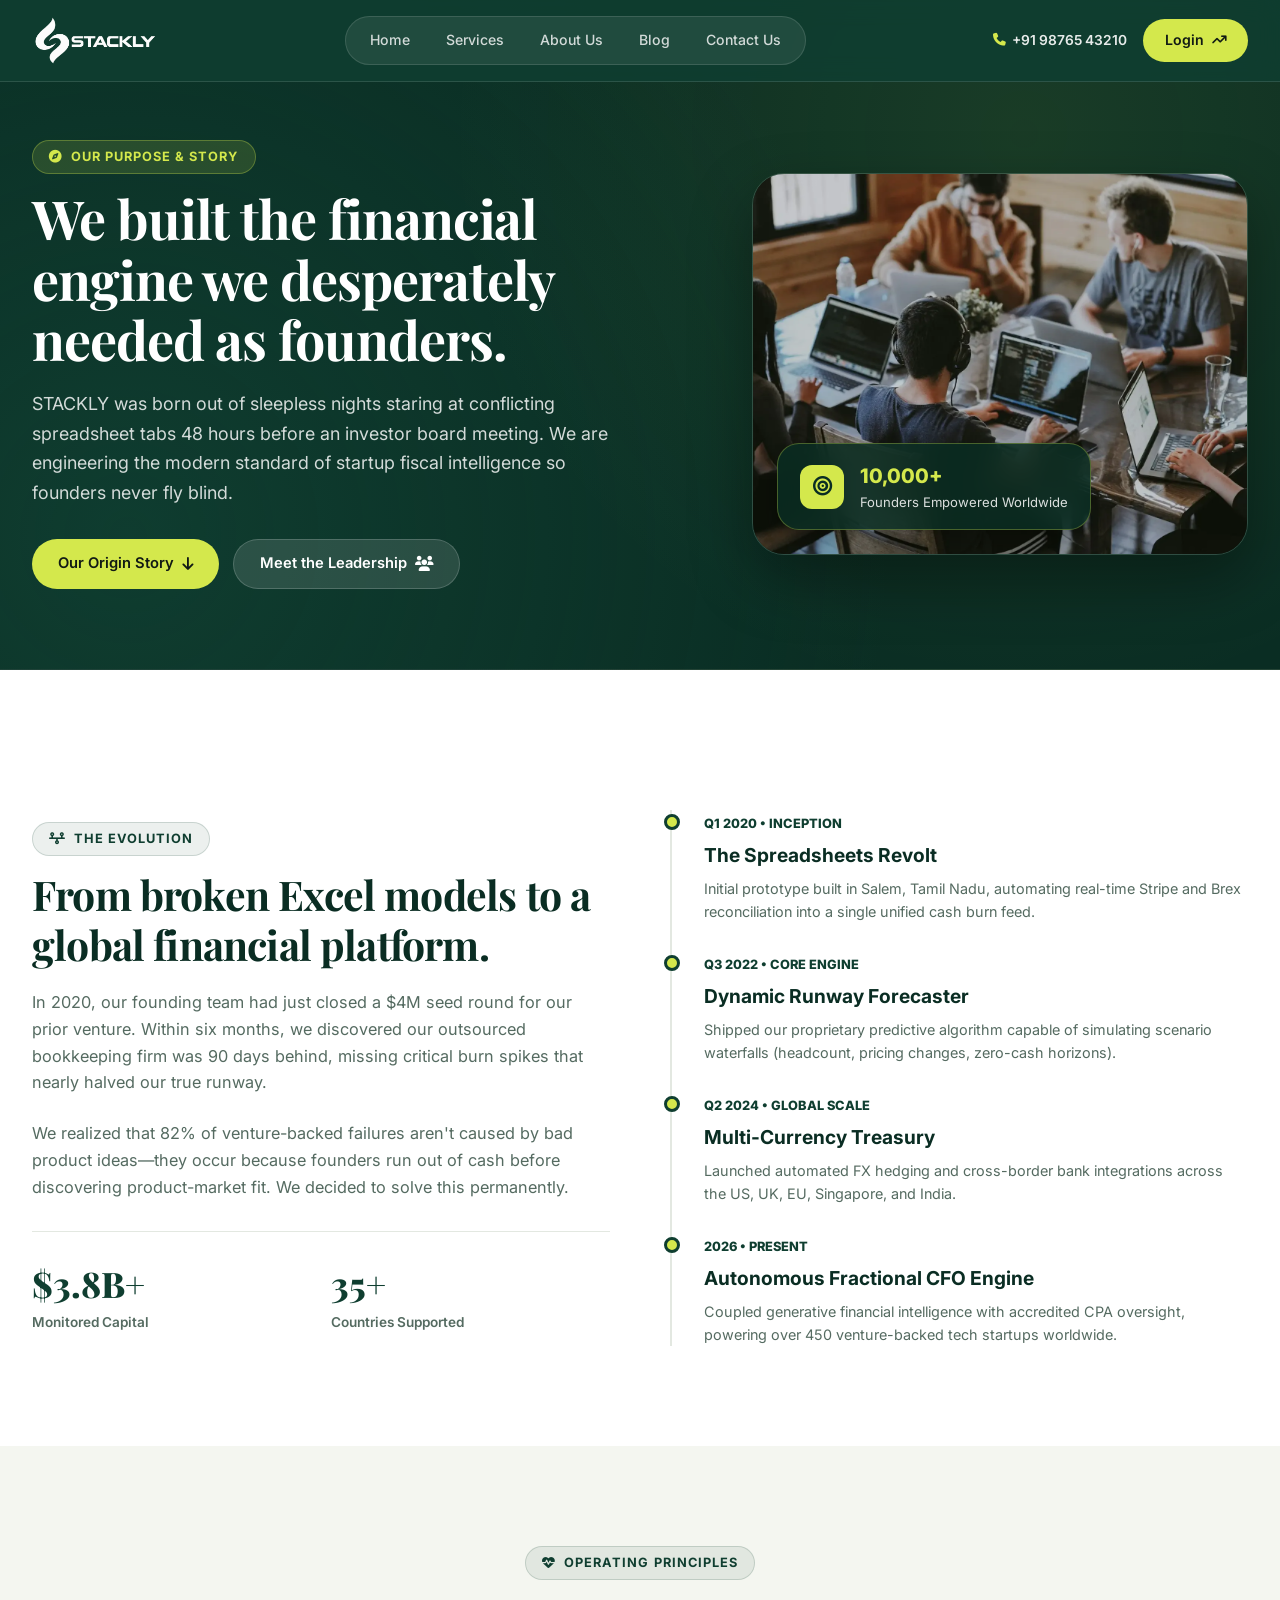
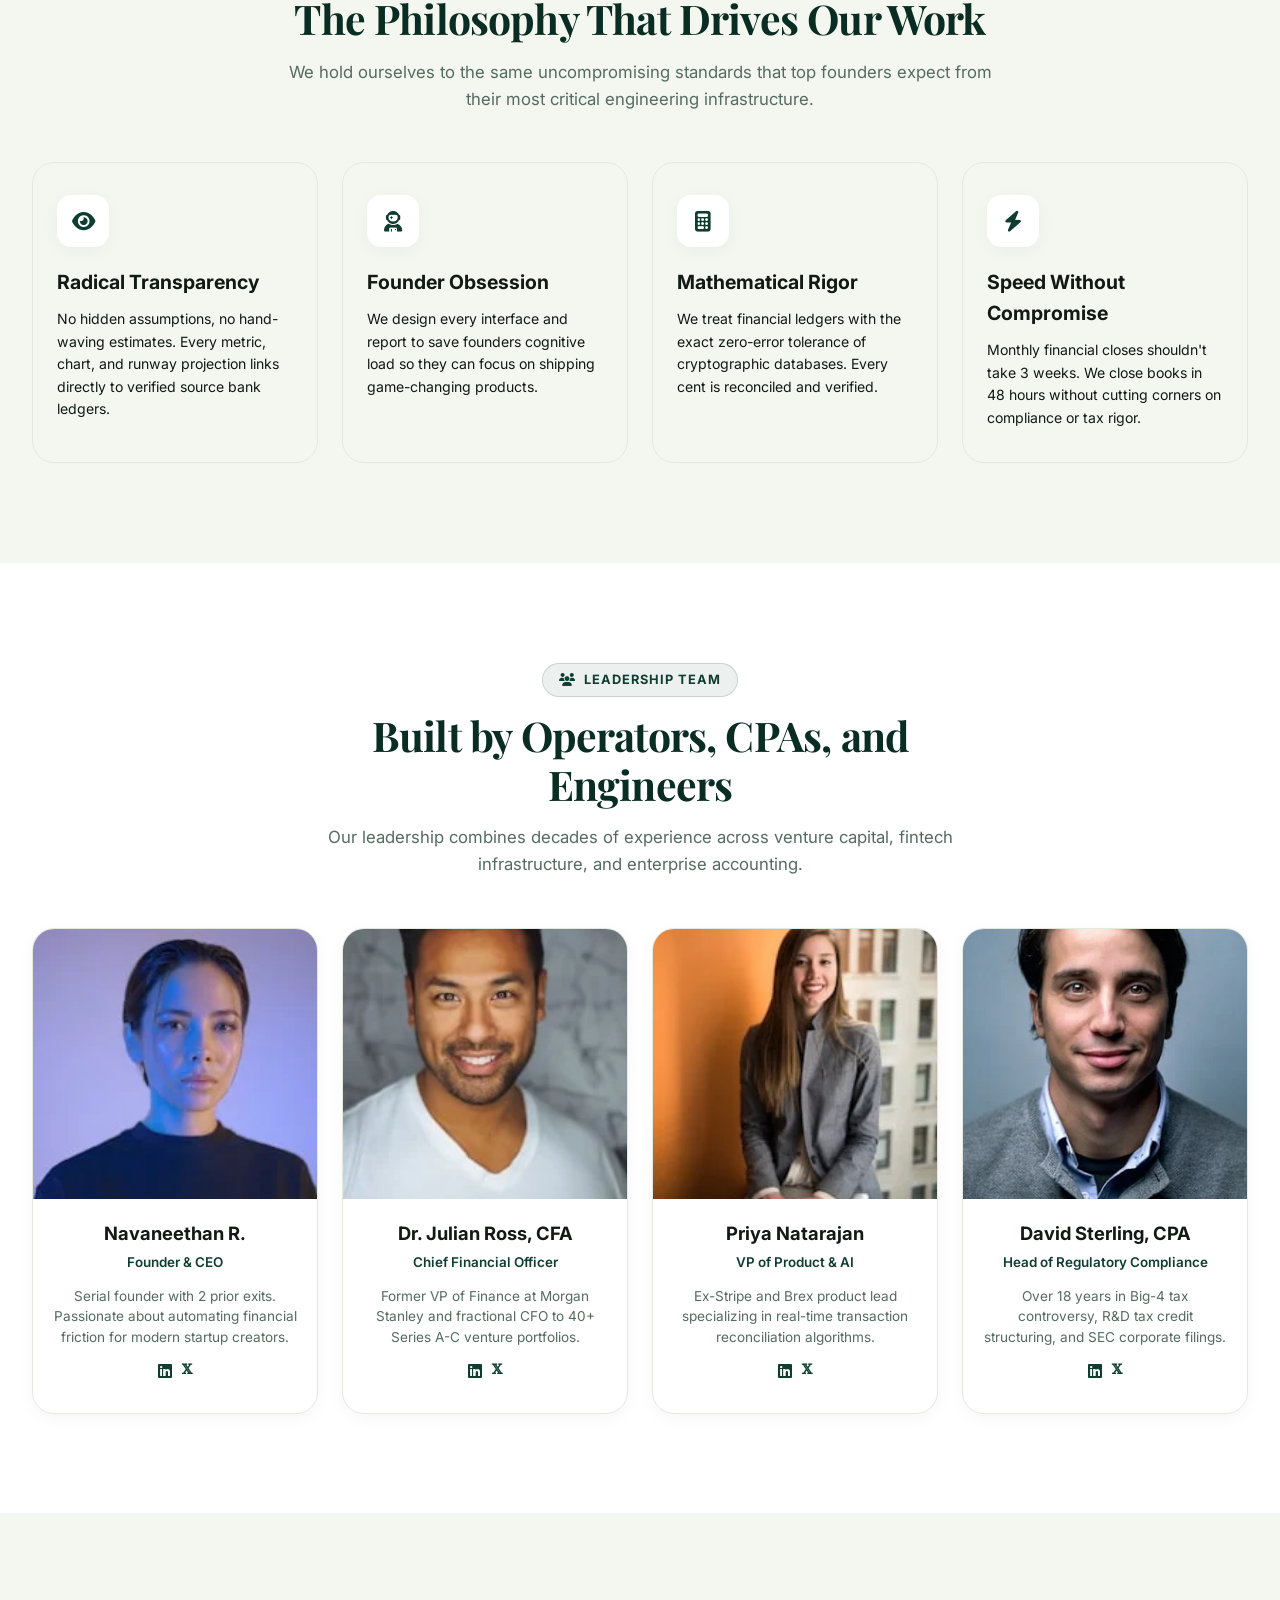
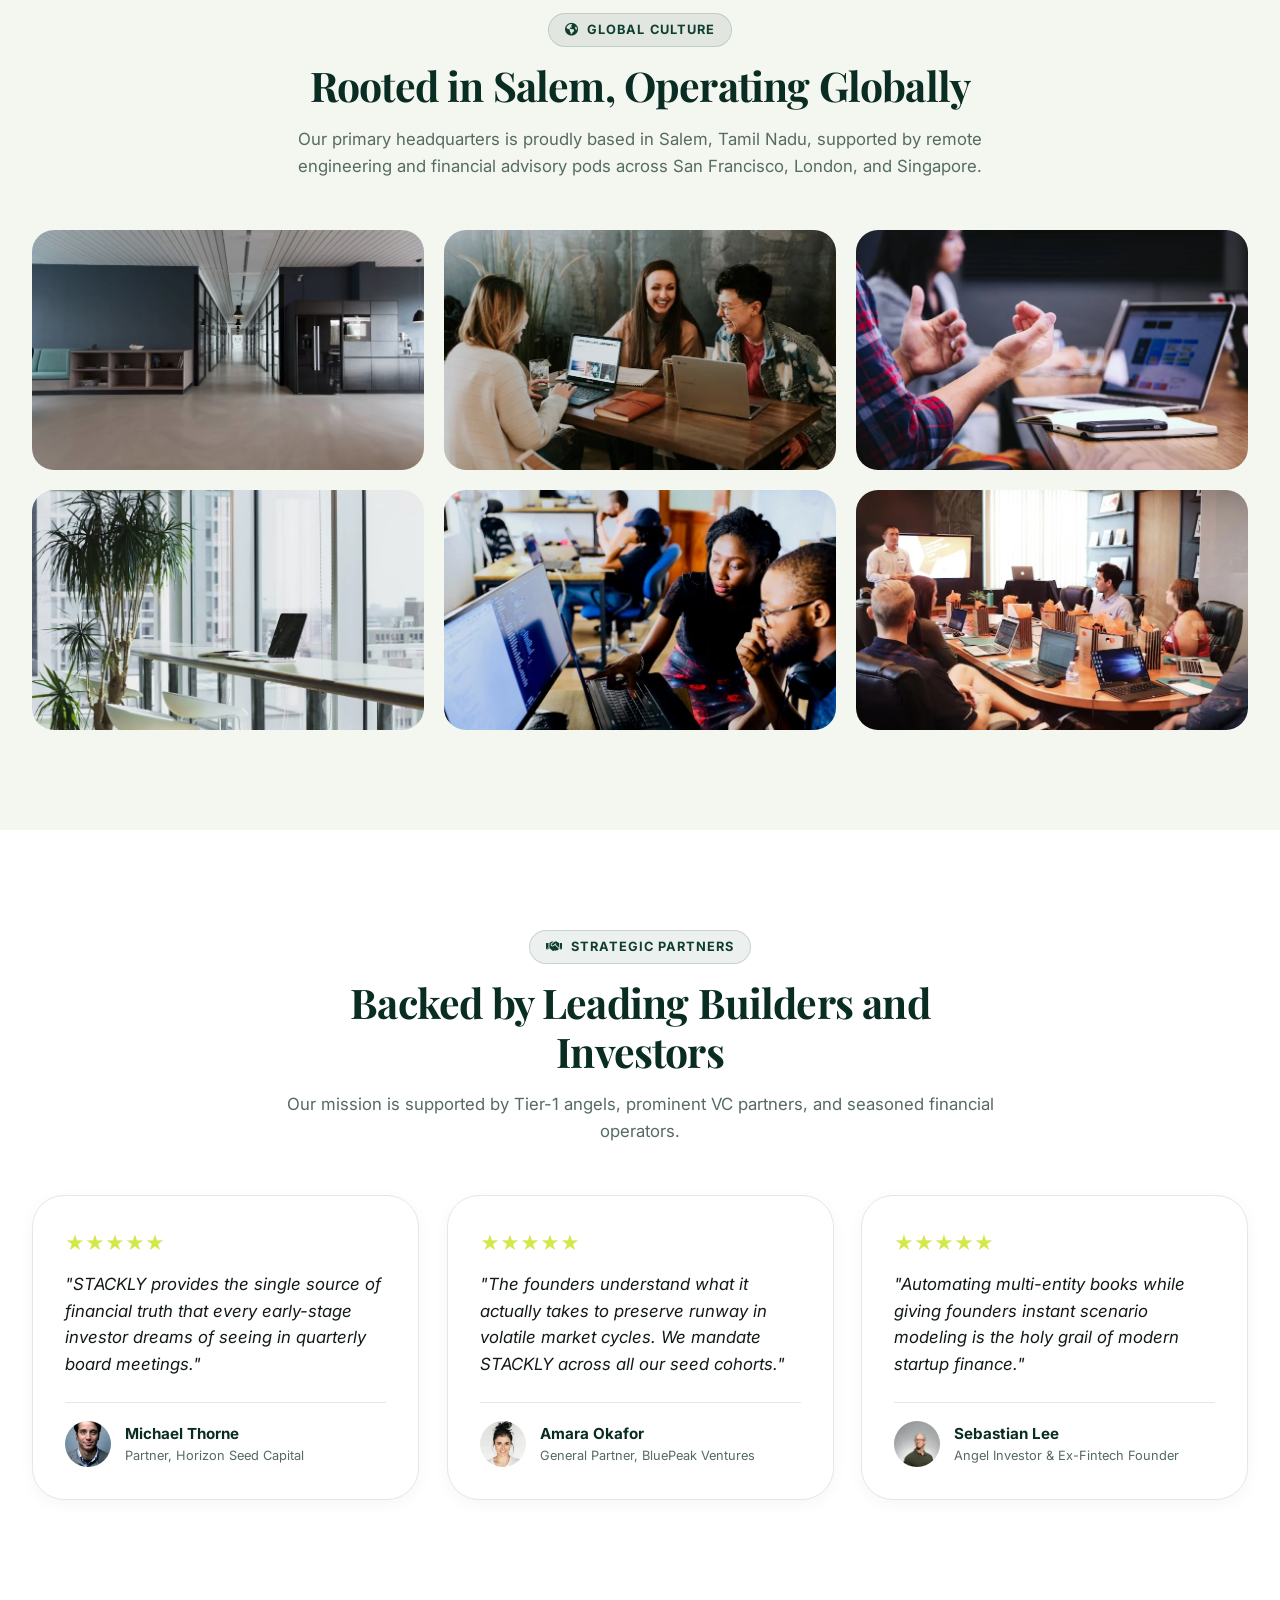
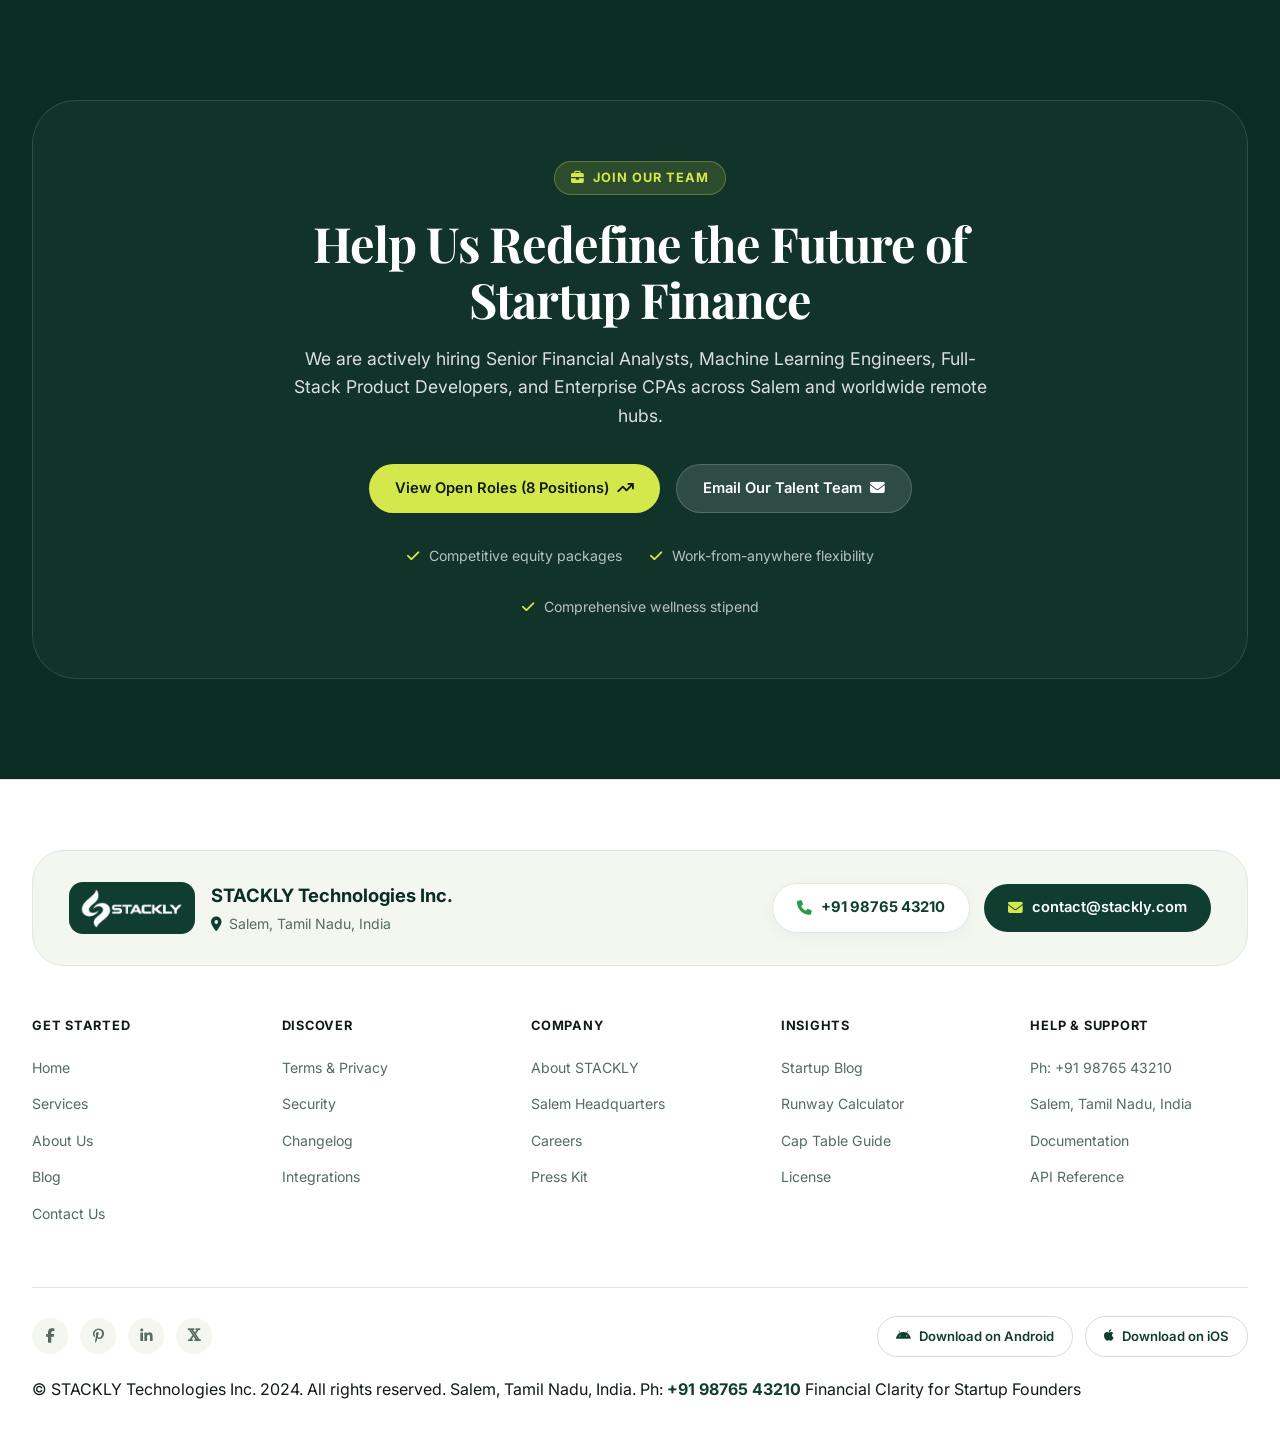
<file: about.html>
<!DOCTYPE html>
<html lang="en">
<head>
  <meta charset="UTF-8">
  <meta name="viewport" content="width=device-width, initial-scale=1.0">
  <title>About Us — The STACKLY Mission & Team</title>
  <meta name="description" content="Discover how STACKLY was founded by serial tech entrepreneurs to democratize elite CFO intelligence and institutional runway clarity for high-growth startups.">
  
  <!-- Google Fonts: Inter & Playfair Display -->
  <link rel="preconnect" href="https://fonts.googleapis.com">
  <link rel="preconnect" href="https://fonts.gstatic.com" crossorigin>
  <link href="https://fonts.googleapis.com/css2?family=Inter:wght@300;400;500;600;700;800&family=Playfair+Display:ital,wght@0,600;0,700;0,800;1,600&display=swap" rel="stylesheet">
  
  <!-- Font Awesome Icons -->
  <link rel="stylesheet" href="https://cdnjs.cloudflare.com/ajax/libs/font-awesome/6.4.0/css/all.min.css">
  
  <!-- Custom Stylesheet -->
  <link rel="stylesheet" href="style.css">
</head>
<body>

  <!-- ========================================================================
       HEADER & NAVIGATION
       ======================================================================== -->
  <header id="main-header">
    <div class="container header-container">
      <!-- Logo -->
      <a href="index.html" class="brand-logo" aria-label="STACKLY Home">
        <img src="images/logo.webp" alt="STACKLY Logo" style="height: 48px; width: auto; display: block;">
      </a>

      <!-- Pill Nav for Desktop -->
      <nav class="nav-pill-wrapper" aria-label="Main Navigation">
        <a href="index.html" class="nav-link">Home</a>
        <a href="service.html" class="nav-link">Services</a>
        <a href="about.html" class="nav-link active">About Us</a>
        <a href="blog.html" class="nav-link">Blog</a>
        <a href="contact.html" class="nav-link">Contact Us</a>
      </nav>

      <!-- Header CTA & Contact Phone -->
      <div class="header-cta-wrapper" style="display: flex; align-items: center; gap: 16px;">
        <a href="tel:9876543210" class="header-phone-link" style="color: rgba(255,255,255,0.9); font-size: 0.86rem; font-weight: 600; display: inline-flex; align-items: center; gap: 6px; transition: color 0.2s;">
          <i class="fa-solid fa-phone" style="color: var(--lime); font-size: 0.8rem;"></i> +91 98765 43210
        </a>
        <a href="login.html" class="btn btn-lime header-cta-btn">
          Login <i class="fa-solid fa-arrow-trend-up icon-arrow-diag"></i>
        </a>
      </div>

      <!-- Mobile Menu Toggle Button -->
      <button class="mobile-menu-toggle" id="mobileMenuBtn" aria-label="Toggle Navigation Menu">
        <i class="fa-solid fa-bars"></i>
      </button>
    </div>

    <!-- Mobile Dropdown Navigation -->
    <div class="mobile-dropdown" id="mobileNav">
      <!-- Mobile Menu Header with Close Button -->
      <div class="mobile-dropdown-header" style="display: flex; align-items: center; justify-content: space-between; width: 100%; padding-bottom: 14px; margin-bottom: 8px; border-bottom: 1px solid rgba(255,255,255,0.12);">
        <a href="index.html" class="brand-logo" aria-label="STACKLY Home" style="display: flex; align-items: center; gap: 8px; text-decoration: none;">
          <img src="images/logo.webp" alt="STACKLY Logo" style="height: 38px; width: auto; display: block;">
        </a>
        <button class="mobile-menu-close" id="mobileMenuCloseBtn" aria-label="Close Navigation Menu" style="width: 42px; height: 42px; border-radius: 50%; background: rgba(255, 255, 255, 0.12); border: 1px solid rgba(255, 255, 255, 0.25); color: #ffffff; font-size: 1.25rem; font-weight: 700; display: flex; align-items: center; justify-content: center; cursor: pointer; transition: all 0.2s ease;">
          <i class="fa-solid fa-xmark">✕</i>
        </button>
      </div>

      <a href="index.html" class="nav-link">Home</a>
      <a href="service.html" class="nav-link">Services</a>
      <a href="about.html" class="nav-link active">About Us</a>
      <a href="blog.html" class="nav-link">Blog</a>
      <a href="contact.html" class="nav-link">Contact Us</a>
      <div style="padding: 10px 14px; border-top: 1px solid rgba(255,255,255,0.1); margin-top: 6px; font-size: 0.85rem; color: rgba(255,255,255,0.85); display: flex; flex-direction: column; gap: 6px;">
        <a href="contact.html" style="color: var(--lime); font-weight: 700; display: flex; align-items: center; gap: 8px;">
          <i class="fa-solid fa-phone"></i> +91 98765 43210
        </a>
        <span><i class="fa-solid fa-location-dot" style="color: var(--lime); margin-right: 6px;"></i> Salem, Tamil Nadu, India</span>
      </div>
      <a href="login.html" class="btn btn-lime" style="margin-top: 6px; width: 100%;">
        Login <i class="fa-solid fa-arrow-trend-up"></i>
      </a>
    </div>
  </header>

  <!-- ========================================================================
       SECTION 1: ABOUT HERO (Scroll Animation)
       ======================================================================== -->
  <div class="page-hero-wrapper" id="about-hero">
    <div class="container page-hero-grid">
      <div class="page-hero-content scroll-reveal">
        <div class="section-tag-pill">
          <i class="fa-solid fa-compass"></i> Our Purpose & Story
        </div>
        <h1 class="page-hero-title">We built the financial engine we desperately needed as founders.</h1>
        <p class="page-hero-desc">
          STACKLY was born out of sleepless nights staring at conflicting spreadsheet tabs 48 hours before an investor board meeting. We are engineering the modern standard of startup fiscal intelligence so founders never fly blind.
        </p>
        <div style="display: flex; gap: 14px; flex-wrap: wrap;">
          <a href="#about-story" class="btn btn-lime">
            Our Origin Story <i class="fa-solid fa-arrow-down"></i>
          </a>
          <a href="#about-team" class="btn btn-ghost-green">
            Meet the Leadership <i class="fa-solid fa-users"></i>
          </a>
        </div>
      </div>

      <div class="page-hero-visual reveal-right">
        <div class="page-hero-img-card">
          <img src="images/img_1522071820081-0.webp" alt="STACKLY founders collaborating in design studio">
          <div class="hero-floating-stat">
            <div class="stat-icon"><i class="fa-solid fa-bullseye"></i></div>
            <div>
              <div style="font-size: 1.25rem; font-weight: 800; color: var(--lime);">10,000+</div>
              <div style="font-size: 0.82rem; color: rgba(255,255,255,0.85);">Founders Empowered Worldwide</div>
            </div>
          </div>
        </div>
      </div>
    </div>
  </div>

  <!-- ========================================================================
       SECTION 2: ORIGIN STORY & MILESTONE TIMELINE (Scroll Animation)
       ======================================================================== -->
  <div style="padding: 100px 0; background-color: var(--white);" id="about-story">
    <div class="container">
      <div class="story-timeline-grid">
        <div class="reveal-left">
          <div class="section-tag-pill dark-tag">
            <i class="fa-solid fa-timeline"></i> The Evolution
          </div>
          <h2 style="font-size: clamp(2rem, 3.2vw, 2.7rem); color: var(--green-dark); margin-bottom: 20px; line-height: 1.2;">
            From broken Excel models to a global financial platform.
          </h2>
          <p style="color: var(--text-muted); font-size: 1.02rem; line-height: 1.65; margin-bottom: 24px;">
            In 2020, our founding team had just closed a $4M seed round for our prior venture. Within six months, we discovered our outsourced bookkeeping firm was 90 days behind, missing critical burn spikes that nearly halved our true runway.
          </p>
          <p style="color: var(--text-muted); font-size: 1.02rem; line-height: 1.65; margin-bottom: 30px;">
            We realized that 82% of venture-backed failures aren't caused by bad product ideas—they occur because founders run out of cash before discovering product-market fit. We decided to solve this permanently.
          </p>

          <div style="display: grid; grid-template-columns: 1fr 1fr; gap: 20px; border-top: 1px solid var(--border-light); padding-top: 24px;">
            <div>
              <div style="font-size: 2.2rem; font-weight: 800; color: var(--green); font-family: 'Playfair Display', serif;">$3.8B+</div>
              <div style="font-size: 0.85rem; color: var(--text-muted); font-weight: 600;">Monitored Capital</div>
            </div>
            <div>
              <div style="font-size: 2.2rem; font-weight: 800; color: var(--green); font-family: 'Playfair Display', serif;">35+</div>
              <div style="font-size: 0.85rem; color: var(--text-muted); font-weight: 600;">Countries Supported</div>
            </div>
          </div>
        </div>

        <div class="reveal-right">
          <div class="timeline-items">
            <!-- Timeline Item 1 -->
            <div class="timeline-node">
              <span style="font-size: 0.8rem; font-weight: 800; color: var(--green); text-transform: uppercase;">Q1 2020 • Inception</span>
              <h4 style="font-size: 1.2rem; color: var(--green-dark); margin: 4px 0 8px;">The Spreadsheets Revolt</h4>
              <p style="font-size: 0.9rem; color: var(--text-muted); line-height: 1.55;">
                Initial prototype built in Salem, Tamil Nadu, automating real-time Stripe and Brex reconciliation into a single unified cash burn feed.
              </p>
            </div>

            <!-- Timeline Item 2 -->
            <div class="timeline-node">
              <span style="font-size: 0.8rem; font-weight: 800; color: var(--green); text-transform: uppercase;">Q3 2022 • Core Engine</span>
              <h4 style="font-size: 1.2rem; color: var(--green-dark); margin: 4px 0 8px;">Dynamic Runway Forecaster</h4>
              <p style="font-size: 0.9rem; color: var(--text-muted); line-height: 1.55;">
                Shipped our proprietary predictive algorithm capable of simulating scenario waterfalls (headcount, pricing changes, zero-cash horizons).
              </p>
            </div>

            <!-- Timeline Item 3 -->
            <div class="timeline-node">
              <span style="font-size: 0.8rem; font-weight: 800; color: var(--green); text-transform: uppercase;">Q2 2024 • Global Scale</span>
              <h4 style="font-size: 1.2rem; color: var(--green-dark); margin: 4px 0 8px;">Multi-Currency Treasury</h4>
              <p style="font-size: 0.9rem; color: var(--text-muted); line-height: 1.55;">
                Launched automated FX hedging and cross-border bank integrations across the US, UK, EU, Singapore, and India.
              </p>
            </div>

            <!-- Timeline Item 4 -->
            <div class="timeline-node">
              <span style="font-size: 0.8rem; font-weight: 800; color: var(--green); text-transform: uppercase;">2026 • Present</span>
              <h4 style="font-size: 1.2rem; color: var(--green-dark); margin: 4px 0 8px;">Autonomous Fractional CFO Engine</h4>
              <p style="font-size: 0.9rem; color: var(--text-muted); line-height: 1.55;">
                Coupled generative financial intelligence with accredited CPA oversight, powering over 450 venture-backed tech startups worldwide.
              </p>
            </div>
          </div>
        </div>
      </div>
    </div>
  </div>

  <!-- ========================================================================
       SECTION 3: CORE OPERATING VALUES (Scroll Animation)
       ======================================================================== -->
  <div style="padding: 100px 0; background-color: var(--cream);" id="about-values">
    <div class="container">
      <div style="text-align: center; max-width: 720px; margin: 0 auto 50px;" class="scroll-reveal">
        <div class="section-tag-pill dark-tag">
          <i class="fa-solid fa-heart-pulse"></i> Operating Principles
        </div>
        <h2 style="font-size: clamp(2rem, 3.2vw, 2.7rem); color: var(--green-dark); margin-bottom: 16px;">
          The Philosophy That Drives Our Work
        </h2>
        <p style="color: var(--text-muted); font-size: 1.05rem;">
          We hold ourselves to the same uncompromising standards that top founders expect from their most critical engineering infrastructure.
        </p>
      </div>

      <div class="values-grid">
        <!-- Value 1 -->
        <div class="value-card scroll-reveal">
          <div class="value-icon"><i class="fa-solid fa-eye"></i></div>
          <h4 style="font-size: 1.22rem; margin-bottom: 10px;">Radical Transparency</h4>
          <p style="font-size: 0.88rem; line-height: 1.6;">
            No hidden assumptions, no hand-waving estimates. Every metric, chart, and runway projection links directly to verified source bank ledgers.
          </p>
        </div>

        <!-- Value 2 -->
        <div class="value-card scroll-reveal" style="transition-delay: 0.1s;">
          <div class="value-icon"><i class="fa-solid fa-user-astronaut"></i></div>
          <h4 style="font-size: 1.22rem; margin-bottom: 10px;">Founder Obsession</h4>
          <p style="font-size: 0.88rem; line-height: 1.6;">
            We design every interface and report to save founders cognitive load so they can focus on shipping game-changing products.
          </p>
        </div>

        <!-- Value 3 -->
        <div class="value-card scroll-reveal" style="transition-delay: 0.2s;">
          <div class="value-icon"><i class="fa-solid fa-calculator"></i></div>
          <h4 style="font-size: 1.22rem; margin-bottom: 10px;">Mathematical Rigor</h4>
          <p style="font-size: 0.88rem; line-height: 1.6;">
            We treat financial ledgers with the exact zero-error tolerance of cryptographic databases. Every cent is reconciled and verified.
          </p>
        </div>

        <!-- Value 4 -->
        <div class="value-card scroll-reveal" style="transition-delay: 0.3s;">
          <div class="value-icon"><i class="fa-solid fa-bolt"></i></div>
          <h4 style="font-size: 1.22rem; margin-bottom: 10px;">Speed Without Compromise</h4>
          <p style="font-size: 0.88rem; line-height: 1.6;">
            Monthly financial closes shouldn't take 3 weeks. We close books in 48 hours without cutting corners on compliance or tax rigor.
          </p>
        </div>
      </div>
    </div>
  </div>

  <!-- ========================================================================
       SECTION 4: EXECUTIVE LEADERSHIP TEAM (Scroll Animation)
       ======================================================================== -->
  <div style="padding: 100px 0; background-color: var(--white);" id="about-team">
    <div class="container">
      <div style="text-align: center; max-width: 720px; margin: 0 auto 50px;" class="scroll-reveal">
        <div class="section-tag-pill dark-tag">
          <i class="fa-solid fa-users"></i> Leadership Team
        </div>
        <h2 style="font-size: clamp(2rem, 3.2vw, 2.7rem); color: var(--green-dark); margin-bottom: 16px;">
          Built by Operators, CPAs, and Engineers
        </h2>
        <p style="color: var(--text-muted); font-size: 1.05rem;">
          Our leadership combines decades of experience across venture capital, fintech infrastructure, and enterprise accounting.
        </p>
      </div>

      <div class="team-grid">
        <!-- Team Member 1 -->
        <div class="team-card scroll-reveal">
          <img src="images/img_1534528741775-5.webp" alt="Arunachalam Murugan CEO portrait" class="team-photo">
          <div class="team-info">
            <h5>Navaneethan R.</h5>
            <span>Founder & CEO</span>
            <p style="font-size: 0.85rem; color: var(--text-muted); line-height: 1.5; margin-bottom: 12px;">
              Serial founder with 2 prior exits. Passionate about automating financial friction for modern startup creators.
            </p>
            <div style="display: flex; justify-content: center; gap: 10px;">
              <a href="404.html" style="color: var(--green); font-size: 1rem;"><i class="fa-brands fa-linkedin"></i></a>
              <a href="404.html" style="color: var(--green); font-size: 1rem;"><span style="font-family: serif; font-weight: 700;">𝕏</span></a>
            </div>
          </div>
        </div>

        <!-- Team Member 2 -->
        <div class="team-card scroll-reveal" style="transition-delay: 0.1s;">
          <img src="images/img_1507003211169-0.webp" alt="Dr. Julian Ross CFO portrait" class="team-photo">
          <div class="team-info">
            <h5>Dr. Julian Ross, CFA</h5>
            <span>Chief Financial Officer</span>
            <p style="font-size: 0.85rem; color: var(--text-muted); line-height: 1.5; margin-bottom: 12px;">
              Former VP of Finance at Morgan Stanley and fractional CFO to 40+ Series A-C venture portfolios.
            </p>
            <div style="display: flex; justify-content: center; gap: 10px;">
              <a href="404.html" style="color: var(--green); font-size: 1rem;"><i class="fa-brands fa-linkedin"></i></a>
              <a href="404.html" style="color: var(--green); font-size: 1rem;"><span style="font-family: serif; font-weight: 700;">𝕏</span></a>
            </div>
          </div>
        </div>

        <!-- Team Member 3 -->
        <div class="team-card scroll-reveal" style="transition-delay: 0.2s;">
          <img src="images/img_1573496359142-b.webp" alt="Priya Natarajan VP Product portrait" class="team-photo">
          <div class="team-info">
            <h5>Priya Natarajan</h5>
            <span>VP of Product & AI</span>
            <p style="font-size: 0.85rem; color: var(--text-muted); line-height: 1.5; margin-bottom: 12px;">
              Ex-Stripe and Brex product lead specializing in real-time transaction reconciliation algorithms.
            </p>
            <div style="display: flex; justify-content: center; gap: 10px;">
              <a href="404.html" style="color: var(--green); font-size: 1rem;"><i class="fa-brands fa-linkedin"></i></a>
              <a href="404.html" style="color: var(--green); font-size: 1rem;"><span style="font-family: serif; font-weight: 700;">𝕏</span></a>
            </div>
          </div>
        </div>

        <!-- Team Member 4 -->
        <div class="team-card scroll-reveal" style="transition-delay: 0.3s;">
          <img src="images/img_1500648767791-0.webp" alt="David Sterling Head of Compliance portrait" class="team-photo">
          <div class="team-info">
            <h5>David Sterling, CPA</h5>
            <span>Head of Regulatory Compliance</span>
            <p style="font-size: 0.85rem; color: var(--text-muted); line-height: 1.5; margin-bottom: 12px;">
              Over 18 years in Big-4 tax controversy, R&D tax credit structuring, and SEC corporate filings.
            </p>
            <div style="display: flex; justify-content: center; gap: 10px;">
              <a href="404.html" style="color: var(--green); font-size: 1rem;"><i class="fa-brands fa-linkedin"></i></a>
              <a href="404.html" style="color: var(--green); font-size: 1rem;"><span style="font-family: serif; font-weight: 700;">𝕏</span></a>
            </div>
          </div>
        </div>
      </div>
    </div>
  </div>

  <!-- ========================================================================
       SECTION 5: CULTURE, HUBS & PHOTO GALLERY (Scroll Animation)
       ======================================================================== -->
  <div style="padding: 100px 0; background-color: var(--cream);" id="about-culture">
    <div class="container">
      <div style="text-align: center; max-width: 740px; margin: 0 auto 50px;" class="scroll-reveal">
        <div class="section-tag-pill dark-tag">
          <i class="fa-solid fa-earth-americas"></i> Global Culture
        </div>
        <h2 style="font-size: clamp(2rem, 3.2vw, 2.7rem); color: var(--green-dark); margin-bottom: 16px;">
          Rooted in Salem, Operating Globally
        </h2>
        <p style="color: var(--text-muted); font-size: 1.05rem;">
          Our primary headquarters is proudly based in Salem, Tamil Nadu, supported by remote engineering and financial advisory pods across San Francisco, London, and Singapore.
        </p>
      </div>

      <div class="culture-gallery-grid">
        <div class="culture-img-wrap scroll-reveal">
          <img src="images/img_1497366216548-3.webp" alt="Modern collaborative office floor">
        </div>
        <div class="culture-img-wrap scroll-reveal" style="transition-delay: 0.1s;">
          <img src="images/img_1522202176988-6.webp" alt="Team hackathon and product review">
        </div>
        <div class="culture-img-wrap scroll-reveal" style="transition-delay: 0.2s;">
          <img src="images/img_1517245386807-b.webp" alt="Financial modeling workshop conference">
        </div>
        <div class="culture-img-wrap scroll-reveal">
          <img src="images/img_1497215728101-8.webp" alt="Focus workstation with modern greenery">
        </div>
        <div class="culture-img-wrap scroll-reveal" style="transition-delay: 0.1s;">
          <img src="images/img_1531482615713-2.webp" alt="Strategic executive presentation">
        </div>
        <div class="culture-img-wrap scroll-reveal" style="transition-delay: 0.2s;">
          <img src="images/img_1542744173-8e7e.webp" alt="Data analytics brainstorming session">
        </div>
      </div>
    </div>
  </div>

  <!-- ========================================================================
       SECTION 6: STRATEGIC BACKERS & VC ADVISORY (Scroll Animation)
       ======================================================================== -->
  <div style="padding: 100px 0; background-color: var(--white);" id="about-investors">
    <div class="container">
      <div style="text-align: center; max-width: 720px; margin: 0 auto 50px;" class="scroll-reveal">
        <div class="section-tag-pill dark-tag">
          <i class="fa-solid fa-handshake"></i> Strategic Partners
        </div>
        <h2 style="font-size: clamp(2rem, 3.2vw, 2.7rem); color: var(--green-dark); margin-bottom: 16px;">
          Backed by Leading Builders and Investors
        </h2>
        <p style="color: var(--text-muted); font-size: 1.05rem;">
          Our mission is supported by Tier-1 angels, prominent VC partners, and seasoned financial operators.
        </p>
      </div>

      <div class="case-study-grid">
        <!-- Investor 1 -->
        <div class="case-card scroll-reveal">
          <div>
            <div style="color: var(--lime); font-size: 1.2rem; margin-bottom: 12px;">★★★★★</div>
            <p style="color: var(--text-dark); font-size: 1.05rem; font-style: italic; line-height: 1.6; margin-bottom: 24px;">
              "STACKLY provides the single source of financial truth that every early-stage investor dreams of seeing in quarterly board meetings."
            </p>
          </div>
          <div style="display: flex; align-items: center; gap: 14px; border-top: 1px solid var(--border-light); padding-top: 18px;">
            <img src="images/img_1500648767791-0.webp" alt="Michael Thorne portrait" style="width: 46px; height: 46px; border-radius: 50%; object-fit: cover;">
            <div>
              <div style="font-weight: 700; color: var(--green-dark); font-size: 0.95rem;">Michael Thorne</div>
              <div style="font-size: 0.8rem; color: var(--text-muted);">Partner, Horizon Seed Capital</div>
            </div>
          </div>
        </div>

        <!-- Investor 2 -->
        <div class="case-card scroll-reveal" style="transition-delay: 0.1s;">
          <div>
            <div style="color: var(--lime); font-size: 1.2rem; margin-bottom: 12px;">★★★★★</div>
            <p style="color: var(--text-dark); font-size: 1.05rem; font-style: italic; line-height: 1.6; margin-bottom: 24px;">
              "The founders understand what it actually takes to preserve runway in volatile market cycles. We mandate STACKLY across all our seed cohorts."
            </p>
          </div>
          <div style="display: flex; align-items: center; gap: 14px; border-top: 1px solid var(--border-light); padding-top: 18px;">
            <img src="images/img_1580489944761-1.webp" alt="Amara Okafor portrait" style="width: 46px; height: 46px; border-radius: 50%; object-fit: cover;">
            <div>
              <div style="font-weight: 700; color: var(--green-dark); font-size: 0.95rem;">Amara Okafor</div>
              <div style="font-size: 0.8rem; color: var(--text-muted);">General Partner, BluePeak Ventures</div>
            </div>
          </div>
        </div>

        <!-- Investor 3 -->
        <div class="case-card scroll-reveal" style="transition-delay: 0.2s;">
          <div>
            <div style="color: var(--lime); font-size: 1.2rem; margin-bottom: 12px;">★★★★★</div>
            <p style="color: var(--text-dark); font-size: 1.05rem; font-style: italic; line-height: 1.6; margin-bottom: 24px;">
              "Automating multi-entity books while giving founders instant scenario modeling is the holy grail of modern startup finance."
            </p>
          </div>
          <div style="display: flex; align-items: center; gap: 14px; border-top: 1px solid var(--border-light); padding-top: 18px;">
            <img src="images/img_1472099645785-5.webp" alt="Sebastian Lee portrait" style="width: 46px; height: 46px; border-radius: 50%; object-fit: cover;">
            <div>
              <div style="font-weight: 700; color: var(--green-dark); font-size: 0.95rem;">Sebastian Lee</div>
              <div style="font-size: 0.8rem; color: var(--text-muted);">Angel Investor & Ex-Fintech Founder</div>
            </div>
          </div>
        </div>
      </div>
    </div>
  </div>

  <!-- ========================================================================
       SECTION 7: CAREERS & MISSION INVITATION (Scroll Animation)
       ======================================================================== -->
  <div style="padding: 100px 0; background-color: var(--green-dark);" id="about-careers">
    <div class="container">
      <div class="cta-banner-card scroll-reveal" style="background: rgba(255,255,255,0.03); border: 1px solid rgba(255,255,255,0.12);">
        <div class="cta-banner-content" style="text-align: center; max-width: 820px; margin: 0 auto;">
          <div class="section-tag-pill" style="margin-bottom: 20px;">
            <i class="fa-solid fa-briefcase"></i> Join Our Team
          </div>
          <h2 style="font-size: clamp(2.2rem, 3.8vw, 3.2rem); color: var(--white); margin-bottom: 18px; line-height: 1.15;">
            Help Us Redefine the Future of Startup Finance
          </h2>
          <p style="color: rgba(255,255,255,0.85); font-size: 1.1rem; line-height: 1.6; margin-bottom: 34px;">
            We are actively hiring Senior Financial Analysts, Machine Learning Engineers, Full-Stack Product Developers, and Enterprise CPAs across Salem and worldwide remote hubs.
          </p>

          <div style="display: flex; justify-content: center; gap: 16px; flex-wrap: wrap; margin-bottom: 32px;">
            <a href="404.html" class="btn btn-lime">
              View Open Roles (8 Positions) <i class="fa-solid fa-arrow-trend-up"></i>
            </a>
            <a href="404.html" class="btn btn-ghost-green">
              Email Our Talent Team <i class="fa-solid fa-envelope"></i>
            </a>
          </div>

          <div style="display: flex; justify-content: center; gap: 28px; flex-wrap: wrap; color: rgba(255,255,255,0.7); font-size: 0.88rem;">
            <span><i class="fa-solid fa-check" style="color: var(--lime); margin-right: 6px;"></i> Competitive equity packages</span>
            <span><i class="fa-solid fa-check" style="color: var(--lime); margin-right: 6px;"></i> Work-from-anywhere flexibility</span>
            <span><i class="fa-solid fa-check" style="color: var(--lime); margin-right: 6px;"></i> Comprehensive wellness stipend</span>
          </div>
        </div>
      </div>
    </div>
  </div>

  <!-- ========================================================================
       FOOTER
       ======================================================================== -->
  <footer id="footer">
    <div class="container">
      <!-- STACKLY Company Headquarters & Contact Info Bar -->
      <div style="background: var(--cream); border: 1.5px solid var(--border-light); border-radius: var(--radius-lg); padding: 30px 36px; margin-bottom: 50px; display: flex; align-items: center; justify-content: space-between; flex-wrap: wrap; gap: 24px;">
        <div style="display: flex; align-items: center; gap: 16px;">
          <a href="index.html" aria-label="STACKLY Home" style="background: var(--green); border-radius: 14px; padding: 6px 10px; display: flex; align-items: center; justify-content: center; text-decoration: none; transition: transform 0.2s ease;">
            <img src="images/logo.webp" alt="STACKLY Logo" style="height: 40px; width: auto; display: block; filter: brightness(0) invert(1);">
          </a>
          <div>
            <h4 style="font-size: 1.15rem; color: var(--green-dark); margin-bottom: 2px;">STACKLY Technologies Inc.</h4>
            <p style="font-size: 0.88rem; color: var(--text-muted); display: flex; align-items: center; gap: 7px;">
              <i class="fa-solid fa-location-dot" style="color: var(--green);"></i> Salem, Tamil Nadu, India
            </p>
          </div>
        </div>

        <div style="display: flex; align-items: center; gap: 14px; flex-wrap: wrap;">
          <a href="contact.html" style="background: var(--white); border: 1.5px solid var(--border-light); padding: 12px 24px; border-radius: var(--radius-full); font-size: 0.92rem; font-weight: 700; color: var(--green); display: inline-flex; align-items: center; gap: 9px; box-shadow: var(--shadow-sm); transition: var(--transition);">
            <i class="fa-solid fa-phone" style="color: #299b45;"></i> +91 98765 43210
          </a>
          <a href="mailto:contact@stackly.com" style="background: var(--green); color: var(--white); padding: 12px 24px; border-radius: var(--radius-full); font-size: 0.92rem; font-weight: 600; display: inline-flex; align-items: center; gap: 9px; transition: var(--transition);">
            <i class="fa-solid fa-envelope" style="color: var(--lime);"></i> contact@stackly.com
          </a>
        </div>
      </div>

      <div class="footer-nav-grid">
        <div class="footer-col">
          <h5>Get Started</h5>
          <ul>
            <li><a href="index.html">Home</a></li>
            <li><a href="service.html">Services</a></li>
            <li><a href="about.html">About Us</a></li>
            <li><a href="blog.html">Blog</a></li>
            <li><a href="contact.html">Contact Us</a></li>
          </ul>
        </div>

        <div class="footer-col">
          <h5>Discover</h5>
          <ul>
            <li><a href="404.html">Terms & Privacy</a></li>
            <li><a href="404.html">Security</a></li>
            <li><a href="404.html">Changelog</a></li>
            <li><a href="404.html">Integrations</a></li>
          </ul>
        </div>

        <div class="footer-col">
          <h5>Company</h5>
          <ul>
            <li><a href="404.html">About STACKLY</a></li>
            <li><a href="404.html">Salem Headquarters</a></li>
            <li><a href="404.html">Careers</a></li>
            <li><a href="404.html">Press Kit</a></li>
          </ul>
        </div>

        <div class="footer-col">
          <h5>Insights</h5>
          <ul>
            <li><a href="404.html">Startup Blog</a></li>
            <li><a href="404.html">Runway Calculator</a></li>
            <li><a href="404.html">Cap Table Guide</a></li>
            <li><a href="404.html">License</a></li>
          </ul>
        </div>

        <div class="footer-col">
          <h5>Help & Support</h5>
          <ul>
            <li><a href="contact.html">Ph: +91 98765 43210</a></li>
            <li><a href="404.html">Salem, Tamil Nadu, India</a></li>
            <li><a href="404.html">Documentation</a></li>
            <li><a href="404.html">API Reference</a></li>
          </ul>
        </div>
      </div>

      <div class="footer-bottom-bar">
        <!-- Social Icons -->
        <div class="footer-social-links">
          <a href="404.html" class="social-circle-btn" aria-label="Facebook"><i class="fa-brands fa-facebook-f"></i></a>
          <a href="404.html" class="social-circle-btn" aria-label="Pinterest"><i class="fa-brands fa-pinterest-p"></i></a>
          <a href="404.html" class="social-circle-btn" aria-label="LinkedIn"><i class="fa-brands fa-linkedin-in"></i></a>
          <a href="404.html" class="social-circle-btn" aria-label="Twitter / X"><span style="font-size: 1rem; font-weight: 700; font-family: serif; line-height: 1;">𝕏</span></a>
        </div>

        <!-- App Store Buttons -->
        <div class="footer-app-badges">
          <a href="404.html" class="store-pill-btn">
            <i class="fa-brands fa-android"></i> Download on Android
          </a>
          <a href="404.html" class="store-pill-btn">
            <i class="fa-brands fa-apple"></i> Download on iOS
          </a>
        </div>

        <!-- Copyright -->
        <div class="footer-copyright">
          <span>© STACKLY Technologies Inc. 2024. All rights reserved. Salem, Tamil Nadu, India. Ph: <a href="contact.html" style="color: var(--green); font-weight: 700;">+91 98765 43210</a></span>
          <span>Financial Clarity for Startup Founders</span>
        </div>
      </div>
    </div>
  </footer>

  <!-- ========================================================================
       JAVASCRIPT: INTERSECTION OBSERVER SCROLL ANIMATIONS & MOBILE MENU
       ======================================================================== -->
  <script>
    document.addEventListener('DOMContentLoaded', () => {
      // Sticky header
      const header = document.getElementById('main-header');
      window.addEventListener('scroll', () => {
        if (window.scrollY > 40) {
          header.classList.add('scrolled');
        } else {
          header.classList.remove('scrolled');
        }
      });

      // Mobile menu toggle
      const mobileBtn = document.getElementById('mobileMenuBtn');
      const mobileNav = document.getElementById('mobileNav');
      const mobileCloseBtn = document.getElementById('mobileMenuCloseBtn');

      if (mobileBtn && mobileNav) {
        mobileBtn.addEventListener('click', () => {
          mobileNav.classList.toggle('open');
          const isOpen = mobileNav.classList.contains('open');
          mobileBtn.innerHTML = isOpen ? '<i class="fa-solid fa-xmark"></i>' : '<i class="fa-solid fa-bars"></i>';
        });

        if (mobileCloseBtn) {
          mobileCloseBtn.addEventListener('click', () => {
            mobileNav.classList.remove('open');
            mobileBtn.innerHTML = '<i class="fa-solid fa-bars"></i>';
          });
        }

        mobileNav.querySelectorAll('.nav-link, .btn').forEach(link => {
          link.addEventListener('click', () => {
            mobileNav.classList.remove('open');
            mobileBtn.innerHTML = '<i class="fa-solid fa-bars"></i>';
          });
        });
      }

      // Intersection Observer for Scroll Animations
      const animElements = document.querySelectorAll('.scroll-reveal, .reveal-left, .reveal-right, .reveal-scale, .fade-in-up');
      const observer = new IntersectionObserver((entries) => {
        entries.forEach(entry => {
          if (entry.isIntersecting) {
            entry.target.classList.add('visible');
          }
        });
      }, {
        threshold: 0.12,
        rootMargin: '0px 0px -40px 0px'
      });

      animElements.forEach(el => observer.observe(el));
    });
  </script>
</body>
</html>
</file>
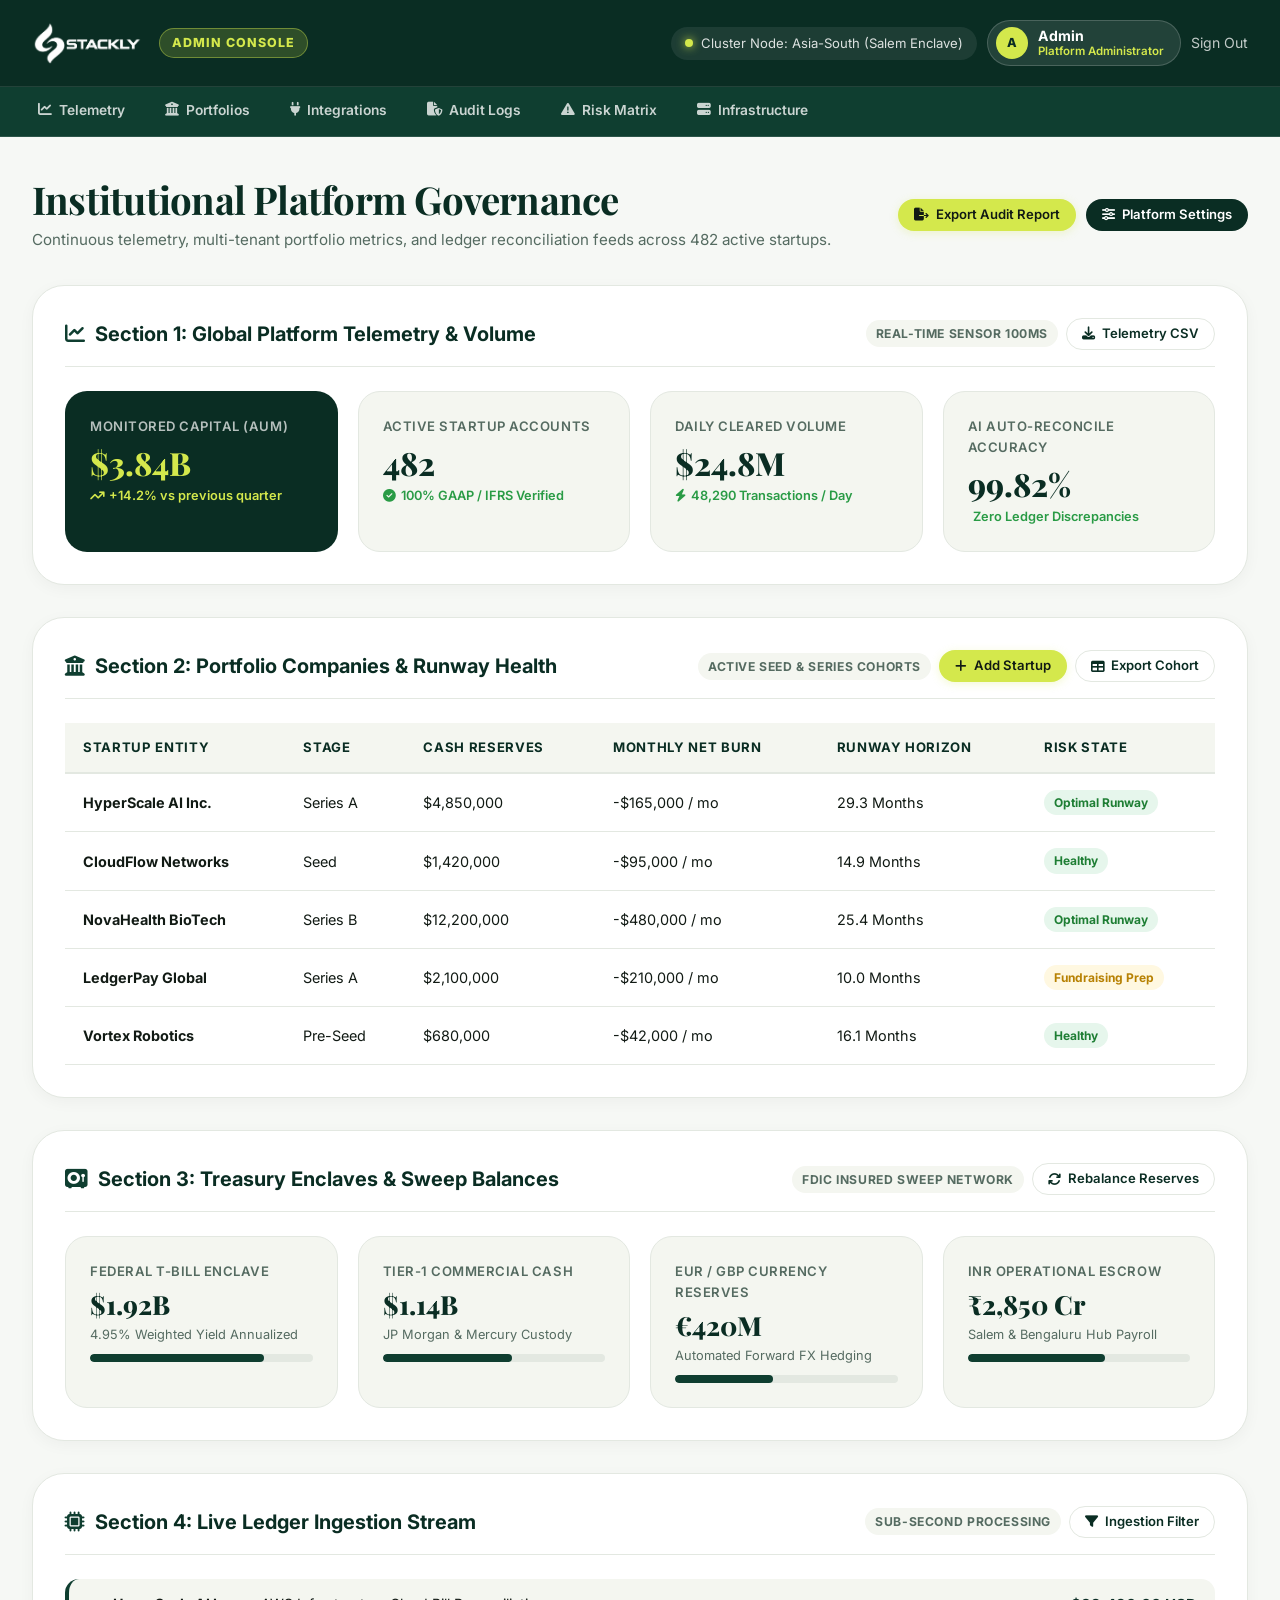
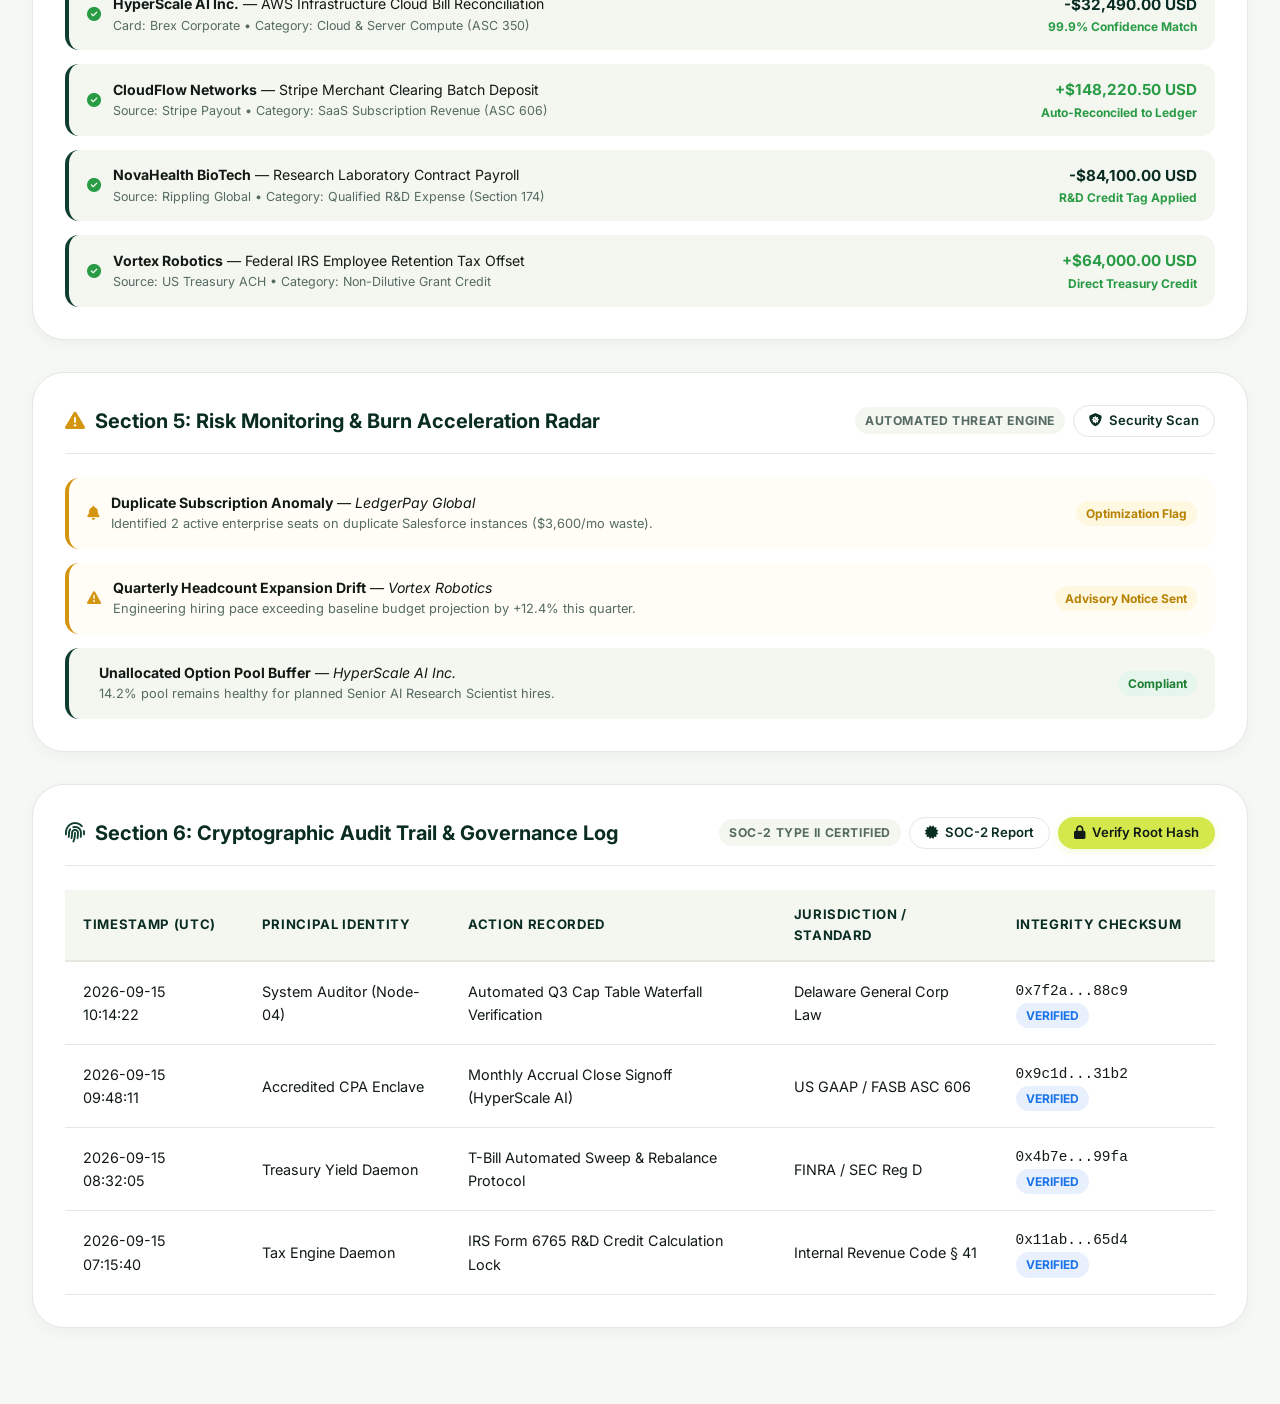
<file: admin-dashboard.html>
<!DOCTYPE html>
<html lang="en">
<head>
  <meta charset="UTF-8">
  <meta name="viewport" content="width=device-width, initial-scale=1.0">
  <title>Admin Dashboard — STACKLY Platform Intelligence</title>
  <meta name="description" content="STACKLY Institutional Admin Dashboard: Real-time platform oversight, multi-tenant monitoring, liquidity enclaves, and regulatory audit streams.">
  
  <!-- Google Fonts: Inter & Playfair Display -->
  <link rel="preconnect" href="https://fonts.googleapis.com">
  <link rel="preconnect" href="https://fonts.gstatic.com" crossorigin>
  <link href="https://fonts.googleapis.com/css2?family=Inter:wght@300;400;500;600;700;800&family=Playfair+Display:ital,wght@0,600;0,700;0,800;1,600&display=swap" rel="stylesheet">
  
  <!-- Font Awesome Icons -->
  <link rel="stylesheet" href="https://cdnjs.cloudflare.com/ajax/libs/font-awesome/6.4.0/css/all.min.css">
  
  <!-- Custom Stylesheet -->
  <link rel="stylesheet" href="style.css">

  <style>
    /* Dashboard Specific Styles (Strictly No Buttons) */
    body {
      background-color: #f6f8f5;
      color: #111a14;
      font-family: 'Inter', sans-serif;
    }

    .dash-header {
      background: var(--green-dark);
      color: var(--white);
      padding: 20px 0;
      border-bottom: 1px solid rgba(255, 255, 255, 0.1);
      position: sticky;
      top: 0;
      z-index: 100;
    }

    .dash-header-flex {
      display: flex;
      align-items: center;
      justify-content: space-between;
      flex-wrap: wrap;
      gap: 16px;
    }

    .dash-brand-wrap {
      display: flex;
      align-items: center;
      gap: 16px;
    }

    .dash-role-badge {
      background: rgba(212, 232, 76, 0.18);
      color: var(--lime);
      border: 1px solid rgba(212, 232, 76, 0.4);
      padding: 4px 12px;
      border-radius: var(--radius-full);
      font-size: 0.78rem;
      font-weight: 800;
      letter-spacing: 0.08em;
      text-transform: uppercase;
    }

    .dash-status-pill {
      display: inline-flex;
      align-items: center;
      gap: 8px;
      font-size: 0.82rem;
      color: rgba(255, 255, 255, 0.85);
      background: rgba(255, 255, 255, 0.08);
      padding: 6px 14px;
      border-radius: var(--radius-full);
    }

    .dash-status-dot {
      width: 8px;
      height: 8px;
      background: var(--lime);
      border-radius: 50%;
      box-shadow: 0 0 10px var(--lime);
    }

    .dash-nav-links {
      display: flex;
      align-items: center;
      gap: 20px;
      font-size: 0.88rem;
    }

    .dash-nav-link {
      color: rgba(255, 255, 255, 0.75);
      transition: color 0.2s;
    }

    .dash-nav-link:hover {
      color: var(--lime);
    }

    /* Dashboard Main Container */
    .dash-main {
      padding: 40px 0 80px;
    }

    .dash-title-bar {
      margin-bottom: 32px;
    }

    .dash-title-bar h1 {
      font-size: clamp(1.8rem, 3vw, 2.4rem);
      color: var(--green-dark);
      margin-bottom: 6px;
    }

    .dash-title-bar p {
      color: var(--text-muted);
      font-size: 0.95rem;
    }

    /* Section Card Styles */
    .dash-section-card {
      background: var(--white);
      border: 1.5px solid var(--border-light);
      border-radius: var(--radius-lg);
      padding: 32px;
      margin-bottom: 32px;
      box-shadow: var(--shadow-sm);
    }

    .dash-sec-head {
      display: flex;
      align-items: center;
      justify-content: space-between;
      flex-wrap: wrap;
      gap: 12px;
      margin-bottom: 24px;
      padding-bottom: 16px;
      border-bottom: 1px solid var(--border-light);
    }

    .dash-sec-title {
      font-size: 1.25rem;
      font-weight: 700;
      color: var(--green-dark);
      display: flex;
      align-items: center;
      gap: 10px;
    }

    .dash-sec-title i {
      color: var(--green);
    }

    .dash-sec-tag {
      font-size: 0.76rem;
      font-weight: 700;
      background: var(--cream);
      color: var(--text-muted);
      padding: 4px 10px;
      border-radius: var(--radius-full);
      text-transform: uppercase;
      letter-spacing: 0.05em;
    }

    /* Grid Layouts for Sections */
    .kpi-grid-4 {
      display: grid;
      grid-template-columns: repeat(4, 1fr);
      gap: 20px;
    }

    .kpi-card {
      background: var(--cream);
      border: 1px solid var(--border-light);
      border-radius: var(--radius-md);
      padding: 24px;
      position: relative;
    }

    .kpi-card.highlight {
      background: var(--green-dark);
      color: var(--white);
      border-color: transparent;
    }

    .kpi-card.highlight .kpi-label {
      color: rgba(255, 255, 255, 0.7);
    }

    .kpi-card.highlight .kpi-val {
      color: var(--lime);
    }

    .kpi-label {
      font-size: 0.82rem;
      color: var(--text-muted);
      font-weight: 600;
      margin-bottom: 8px;
      text-transform: uppercase;
      letter-spacing: 0.04em;
    }

    .kpi-val {
      font-size: 2rem;
      font-weight: 800;
      color: var(--green-dark);
      font-family: 'Playfair Display', serif;
      line-height: 1.1;
      margin-bottom: 6px;
    }

    .kpi-change {
      font-size: 0.8rem;
      font-weight: 600;
      display: flex;
      align-items: center;
      gap: 5px;
    }

    .kpi-up { color: #299b45; }
    .kpi-warn { color: #d49511; }

    /* Tables without buttons */
    .dash-table-wrap {
      overflow-x: auto;
    }

    .dash-table {
      width: 100%;
      border-collapse: collapse;
      font-size: 0.9rem;
      text-align: left;
    }

    .dash-table th {
      padding: 14px 18px;
      background: var(--cream);
      color: var(--green-dark);
      font-weight: 700;
      font-size: 0.82rem;
      text-transform: uppercase;
      letter-spacing: 0.05em;
      border-bottom: 2px solid var(--border-light);
    }

    .dash-table td {
      padding: 16px 18px;
      border-bottom: 1px solid var(--border-light);
      color: var(--text-dark);
    }

    .dash-table tr:hover td {
      background: #fafbf9;
    }

    /* Badges */
    .badge-pill {
      display: inline-block;
      padding: 3px 10px;
      border-radius: var(--radius-full);
      font-size: 0.75rem;
      font-weight: 700;
    }

    .badge-healthy { background: #e6f6ec; color: #1e7e34; }
    .badge-warning { background: #fff8e1; color: #b78103; }
    .badge-secure { background: #e8f0fe; color: #1a73e8; }
    .badge-audit { background: #f3e8fd; color: #7b1fa2; }

    /* Progress bar displays */
    .prog-track {
      background: var(--border-light);
      height: 8px;
      border-radius: var(--radius-full);
      overflow: hidden;
      margin-top: 6px;
    }

    .prog-fill {
      height: 100%;
      background: var(--green);
      border-radius: var(--radius-full);
    }

    /* Stream Feed */
    .stream-feed {
      display: flex;
      flex-direction: column;
      gap: 14px;
    }

    .stream-item {
      display: flex;
      align-items: center;
      justify-content: space-between;
      flex-wrap: wrap;
      gap: 12px;
      padding: 14px 18px;
      background: var(--cream);
      border-radius: var(--radius-sm);
      border-left: 4px solid var(--green);
      font-size: 0.88rem;
    }

    .stream-item.warn-item {
      border-left-color: #d49511;
      background: #fffdf5;
    }

    /* Dashboard Sub-Navigation Menu */
    .dash-subnav {
      background: var(--green);
      border-bottom: 1px solid rgba(255, 255, 255, 0.12);
      overflow-x: auto;
      scrollbar-width: none;
    }
    .dash-subnav::-webkit-scrollbar { display: none; }
    .dash-subnav-inner {
      display: flex;
      align-items: center;
      gap: 4px;
      padding: 0 20px;
      min-width: max-content;
    }
    .subnav-link {
      color: rgba(255,255,255,0.78);
      font-size: 0.86rem;
      font-weight: 600;
      padding: 12px 18px;
      border-bottom: 3px solid transparent;
      transition: color 0.2s, border-color 0.2s;
      white-space: nowrap;
      text-decoration: none;
      display: inline-flex;
      align-items: center;
      gap: 7px;
    }
    .subnav-link:hover { color: var(--lime); }
    .subnav-link.active {
      color: var(--lime);
      border-bottom-color: var(--lime);
    }

    /* Mobile dash menu toggle */
    .dash-mobile-menu-btn {
      display: none;
      background: rgba(255,255,255,0.1);
      border: 1px solid rgba(255,255,255,0.2);
      color: var(--white);
      border-radius: 8px;
      width: 38px;
      height: 38px;
      align-items: center;
      justify-content: center;
      cursor: pointer;
      font-size: 1rem;
    }
    .dash-mobile-nav {
      display: none;
      flex-direction: column;
      gap: 4px;
      padding: 16px 20px;
      background: var(--green-dark);
      border-top: 1px solid rgba(255,255,255,0.1);
    }
    .dash-mobile-nav.open { display: flex; }
    .dash-mobile-nav a {
      color: rgba(255,255,255,0.85);
      font-size: 0.94rem;
      font-weight: 600;
      padding: 10px 14px;
      border-radius: 8px;
      transition: background 0.2s, color 0.2s;
      text-decoration: none;
      display: flex;
      align-items: center;
      gap: 9px;
    }
    .dash-mobile-nav a:hover { background: rgba(255,255,255,0.1); color: var(--lime); }

    /* Dashboard Action Buttons (redirecting to 404) */
    .dash-btn {
      display: inline-flex;
      align-items: center;
      justify-content: center;
      gap: 7px;
      padding: 7px 15px;
      border-radius: var(--radius-full);
      font-size: 0.82rem;
      font-weight: 600;
      text-decoration: none;
      cursor: pointer;
      transition: var(--transition);
      white-space: nowrap;
      border: 1px solid transparent;
      line-height: 1.2;
    }
    .dash-btn-lime {
      background: var(--lime);
      color: var(--text-dark);
      box-shadow: 0 2px 8px rgba(212, 232, 76, 0.25);
    }
    .dash-btn-lime:hover {
      background: var(--lime-hover);
      transform: translateY(-1px);
      box-shadow: 0 4px 14px rgba(212, 232, 76, 0.4);
      color: var(--text-dark);
    }
    .dash-btn-outline {
      background: transparent;
      border-color: var(--border-light);
      color: var(--green-dark);
    }
    .dash-btn-outline:hover {
      background: var(--cream);
      border-color: var(--green);
      color: var(--green);
      transform: translateY(-1px);
    }
    .dash-btn-dark {
      background: var(--green-dark);
      color: var(--white);
    }
    .dash-btn-dark:hover {
      background: #17241c;
      color: var(--lime);
      transform: translateY(-1px);
    }
    .dash-sec-actions {
      display: flex;
      align-items: center;
      gap: 8px;
      flex-wrap: wrap;
    }

    /* Mobile Sign Out Button in Header */
    .dash-mobile-signout-btn {
      display: none;
      align-items: center;
      gap: 6px;
      padding: 6px 12px;
      border-radius: var(--radius-full);
      font-size: 0.78rem;
      font-weight: 600;
      color: #ffb3b3;
      background: rgba(255, 80, 80, 0.15);
      border: 1px solid rgba(255, 80, 80, 0.35);
      text-decoration: none;
      white-space: nowrap;
      transition: background 0.2s, color 0.2s;
    }
    .dash-mobile-signout-btn:hover {
      background: rgba(255, 80, 80, 0.3);
      color: #fff;
    }

    /* Medium breakpoint: tablet */
    @media (max-width: 880px) {
      .kpi-grid-4 {
        grid-template-columns: repeat(2, 1fr);
      }
    }

    @media (max-width: 640px) {
      /* Show mobile menu btn, hide desktop subnav */
      .dash-mobile-menu-btn { display: flex; }
      .dash-subnav { display: none; }

      /* Header: prevent overflow by hiding extra elements */
      .dash-header {
        padding: 12px 0;
      }
      .dash-header-flex {
        flex-wrap: nowrap;
        align-items: center;
        justify-content: space-between;
        gap: 8px;
      }
      .dash-brand-wrap {
        gap: 8px;
        flex-shrink: 1;
        min-width: 0;
        overflow: hidden;
      }
      .dash-brand-wrap img {
        height: 34px !important;
      }
      /* Hide badge on mobile to save space */
      .dash-role-badge { display: none; }
      /* Hide status pill and sign out link on mobile */
      .dash-status-pill,
      .dash-nav-links { display: none; }

      /* Show mobile header sign out button */
      .dash-mobile-signout-btn { display: inline-flex; }

      /* Header right: tight flex row */
      .dash-header-right {
        display: flex !important;
        align-items: center;
        gap: 8px !important;
        flex-wrap: nowrap;
        flex-shrink: 0;
      }

      /* On mobile: hide profile text, show avatar only */
      .dash-profile-text { display: none; }
      .dash-profile-chip {
        padding: 4px 6px;
        gap: 0;
      }

      /* KPI grid: single column on small mobile */
      .kpi-grid-4 {
        grid-template-columns: 1fr 1fr;
        gap: 12px;
      }

      /* Reduce section card padding */
      .dash-section-card {
        padding: 18px 14px;
        margin-bottom: 20px;
        border-radius: 14px;
      }

      /* Reduce main top padding */
      .dash-main {
        padding: 24px 0 60px;
      }

      /* Title bar */
      .dash-title-bar {
        margin-bottom: 20px;
      }
      .dash-title-bar h1 {
        font-size: 1.4rem;
      }
      .dash-title-bar p {
        font-size: 0.88rem;
      }

      /* Section header: stack on mobile */
      .dash-sec-head {
        flex-direction: column;
        align-items: flex-start;
        gap: 10px;
        margin-bottom: 16px;
        padding-bottom: 12px;
      }
      .dash-sec-title {
        font-size: 1rem;
        gap: 7px;
      }
      .dash-sec-actions {
        width: 100%;
        justify-content: flex-start;
        gap: 6px;
      }
      .dash-btn {
        padding: 6px 12px;
        font-size: 0.78rem;
      }

      /* KPI card */
      .kpi-card {
        padding: 16px 14px;
      }
      .kpi-val {
        font-size: 1.5rem;
      }
      .kpi-label {
        font-size: 0.75rem;
      }
      .kpi-change {
        font-size: 0.73rem;
      }

      /* Table: reduce padding */
      .dash-table th,
      .dash-table td {
        padding: 10px 10px;
        font-size: 0.82rem;
      }

      /* Stream feed items */
      .stream-item {
        padding: 12px 12px;
        gap: 8px;
        font-size: 0.82rem;
        flex-direction: column;
        align-items: flex-start;
      }
    }

    /* Very small phones: collapse to single column & compact signout */
    @media (max-width: 380px) {
      .dash-mobile-signout-btn span {
        display: none;
      }
      .dash-mobile-signout-btn {
        padding: 6px 9px;
      }
    }

    @media (max-width: 360px) {
      .kpi-grid-4 {
        grid-template-columns: 1fr;
      }
      .dash-section-card {
        padding: 14px 10px;
      }
      .kpi-val { font-size: 1.3rem; }
    }
  </style>
</head>
<body>

  <!-- ========================================================================
       ADMIN DASHBOARD HEADER
       ======================================================================== -->
  <header class="dash-header">
    <div class="container dash-header-flex">
      <div class="dash-brand-wrap">
        <a href="admin-dashboard.html" style="display: block;" aria-label="STACKLY Logo - Redirect to Login">
          <img src="images/logo.webp" alt="STACKLY Logo" style="height: 42px; width: auto; filter: brightness(0) invert(1);">
        </a>
        <span class="dash-role-badge">ADMIN CONSOLE</span>
      </div>

      <div class="dash-header-right" style="display: flex; align-items: center; gap: 10px; flex-wrap: nowrap; min-width: 0;">
        <div class="dash-status-pill">
          <span class="dash-status-dot"></span> Cluster Node: Asia-South (Salem Enclave)
        </div>

        <!-- Profile Chip -->
        <div class="dash-profile-chip" style="display: flex; align-items: center; gap: 10px; background: rgba(255,255,255,0.1); border: 1px solid rgba(255,255,255,0.18); border-radius: 999px; padding: 6px 16px 6px 8px; min-width: 0;">
          <div style="width: 32px; height: 32px; background: var(--lime); border-radius: 50%; display: flex; align-items: center; justify-content: center; flex-shrink: 0;">
            <span id="adminAvatarInitials" style="font-size: 0.78rem; font-weight: 800; color: var(--green-dark);">A</span>
          </div>
          <div class="dash-profile-text" style="line-height: 1.2; min-width: 0; overflow: hidden;">
            <div id="adminProfileName" style="font-size: 0.88rem; font-weight: 700; color: var(--white); white-space: nowrap; overflow: hidden; text-overflow: ellipsis;">Admin</div>
            <div style="font-size: 0.72rem; color: var(--lime); font-weight: 600; white-space: nowrap;">Platform Administrator</div>
          </div>
        </div>

        <div class="dash-nav-links">
          <a href="login.html" class="dash-nav-link" id="adminSignOutBtn">Sign Out</a>
        </div>

        <!-- Mobile menu toggle -->
        <button class="dash-mobile-menu-btn" id="adminMobileMenuBtn" aria-label="Toggle Dashboard Menu">
          <i class="fa-solid fa-bars"></i>
        </button>
      </div>
    </div>
  </header>

  <!-- Dashboard Sub-Navigation Menu (Desktop Scrollable) -->
  <nav class="dash-subnav" aria-label="Admin Dashboard Sections">
    <div class="dash-subnav-inner">
      <a href="#admin-telemetry" class="subnav-link active">
        <i class="fa-solid fa-chart-line"></i> Telemetry
      </a>
      <a href="#admin-portfolio" class="subnav-link">
        <i class="fa-solid fa-building-columns"></i> Portfolios
      </a>
      <a href="#admin-integrations" class="subnav-link">
        <i class="fa-solid fa-plug"></i> Integrations
      </a>
      <a href="#admin-audit" class="subnav-link">
        <i class="fa-solid fa-file-shield"></i> Audit Logs
      </a>
      <a href="#admin-risk" class="subnav-link">
        <i class="fa-solid fa-triangle-exclamation"></i> Risk Matrix
      </a>
      <a href="#admin-infrastructure" class="subnav-link">
        <i class="fa-solid fa-server"></i> Infrastructure
      </a>
    </div>
  </nav>

  <!-- Mobile Dashboard Sub-Navigation -->
  <div class="dash-mobile-nav" id="adminMobileNav">
    <a href="#admin-telemetry"><i class="fa-solid fa-chart-line"></i> Telemetry</a>
    <a href="#admin-portfolio"><i class="fa-solid fa-building-columns"></i> Portfolios</a>
    <a href="#admin-integrations"><i class="fa-solid fa-plug"></i> Integrations</a>
    <a href="#admin-audit"><i class="fa-solid fa-file-shield"></i> Audit Logs</a>
    <a href="#admin-risk"><i class="fa-solid fa-triangle-exclamation"></i> Risk Matrix</a>
    <a href="#admin-infrastructure"><i class="fa-solid fa-server"></i> Infrastructure</a>
    <div style="border-top: 1px solid rgba(255,255,255,0.12); margin-top: 8px; padding-top: 8px;">
      <a href="login.html" style="color: #ff9999; font-weight: 700; display: flex; align-items: center; gap: 9px; padding: 10px 14px; border-radius: 8px; background: rgba(255, 77, 77, 0.15); border: 1px solid rgba(255, 77, 77, 0.3);">
        <i class="fa-solid fa-right-from-bracket"></i> Sign Out
      </a>
    </div>
  </div>

  <!-- ========================================================================
       MAIN DASHBOARD: 6 SECTIONS (No Buttons)
       ======================================================================== -->
  <main class="dash-main">
    <div class="container">
      
      <!-- Dashboard Title Bar -->
      <div class="dash-title-bar" style="display: flex; align-items: center; justify-content: space-between; flex-wrap: wrap; gap: 16px;">
        <div>
          <h1>Institutional Platform Governance</h1>
          <p>Continuous telemetry, multi-tenant portfolio metrics, and ledger reconciliation feeds across 482 active startups.</p>
        </div>
        <div style="display: flex; align-items: center; gap: 10px; flex-wrap: wrap;">
          <a href="404.html" class="dash-btn dash-btn-lime"><i class="fa-solid fa-file-export"></i> Export Audit Report</a>
          <a href="404.html" class="dash-btn dash-btn-dark"><i class="fa-solid fa-sliders"></i> Platform Settings</a>
        </div>
      </div>

      <!-- ====================================================================
           SECTION 1: GLOBAL PLATFORM HEALTH & SYSTEM KPI MATRIX
           ==================================================================== -->
      <div class="dash-section-card" id="admin-telemetry">
        <div class="dash-sec-head">
          <div class="dash-sec-title">
            <i class="fa-solid fa-chart-line"></i> Section 1: Global Platform Telemetry & Volume
          </div>
          <div class="dash-sec-actions">
            <span class="dash-sec-tag">Real-Time Sensor 100ms</span>
            <a href="404.html" class="dash-btn dash-btn-outline"><i class="fa-solid fa-download"></i> Telemetry CSV</a>
          </div>
        </div>

        <div class="kpi-grid-4">
          <div class="kpi-card highlight">
            <div class="kpi-label">Monitored Capital (AUM)</div>
            <div class="kpi-val">$3.84B</div>
            <div class="kpi-change" style="color: var(--lime);"><i class="fa-solid fa-arrow-trend-up"></i> +14.2% vs previous quarter</div>
          </div>

          <div class="kpi-card">
            <div class="kpi-label">Active Startup Accounts</div>
            <div class="kpi-val">482</div>
            <div class="kpi-change kpi-up"><i class="fa-solid fa-circle-check"></i> 100% GAAP / IFRS Verified</div>
          </div>

          <div class="kpi-card">
            <div class="kpi-label">Daily Cleared Volume</div>
            <div class="kpi-val">$24.8M</div>
            <div class="kpi-change kpi-up"><i class="fa-solid fa-bolt"></i> 48,290 Transactions / Day</div>
          </div>

          <div class="kpi-card">
            <div class="kpi-label">AI Auto-Reconcile Accuracy</div>
            <div class="kpi-val">99.82%</div>
            <div class="kpi-change kpi-up"><i class="fa-solid fa-shield-check"></i> Zero Ledger Discrepancies</div>
          </div>
        </div>
      </div>

      <!-- ====================================================================
           SECTION 2: ENTERPRISE TENANT & PORTFOLIO OVERSIGHT
           ==================================================================== -->
      <div class="dash-section-card" id="admin-portfolio">
        <div class="dash-sec-head">
          <div class="dash-sec-title">
            <i class="fa-solid fa-building-columns"></i> Section 2: Portfolio Companies & Runway Health
          </div>
          <div class="dash-sec-actions">
            <span class="dash-sec-tag">Active Seed & Series Cohorts</span>
            <a href="404.html" class="dash-btn dash-btn-lime"><i class="fa-solid fa-plus"></i> Add Startup</a>
            <a href="404.html" class="dash-btn dash-btn-outline"><i class="fa-solid fa-table"></i> Export Cohort</a>
          </div>
        </div>

        <div class="dash-table-wrap">
          <table class="dash-table">
            <thead>
              <tr>
                <th>Startup Entity</th>
                <th>Stage</th>
                <th>Cash Reserves</th>
                <th>Monthly Net Burn</th>
                <th>Runway Horizon</th>
                <th>Risk State</th>
              </tr>
            </thead>
            <tbody>
              <tr>
                <td><strong>HyperScale AI Inc.</strong></td>
                <td>Series A</td>
                <td>$4,850,000</td>
                <td>-$165,000 / mo</td>
                <td>29.3 Months</td>
                <td><span class="badge-pill badge-healthy">Optimal Runway</span></td>
              </tr>
              <tr>
                <td><strong>CloudFlow Networks</strong></td>
                <td>Seed</td>
                <td>$1,420,000</td>
                <td>-$95,000 / mo</td>
                <td>14.9 Months</td>
                <td><span class="badge-pill badge-healthy">Healthy</span></td>
              </tr>
              <tr>
                <td><strong>NovaHealth BioTech</strong></td>
                <td>Series B</td>
                <td>$12,200,000</td>
                <td>-$480,000 / mo</td>
                <td>25.4 Months</td>
                <td><span class="badge-pill badge-healthy">Optimal Runway</span></td>
              </tr>
              <tr>
                <td><strong>LedgerPay Global</strong></td>
                <td>Series A</td>
                <td>$2,100,000</td>
                <td>-$210,000 / mo</td>
                <td>10.0 Months</td>
                <td><span class="badge-pill badge-warning">Fundraising Prep</span></td>
              </tr>
              <tr>
                <td><strong>Vortex Robotics</strong></td>
                <td>Pre-Seed</td>
                <td>$680,000</td>
                <td>-$42,000 / mo</td>
                <td>16.1 Months</td>
                <td><span class="badge-pill badge-healthy">Healthy</span></td>
              </tr>
            </tbody>
          </table>
        </div>
      </div>

      <!-- ====================================================================
           SECTION 3: GLOBAL LIQUIDITY & MULTI-CURRENCY TREASURY ENCLAVES
           ==================================================================== -->
      <div class="dash-section-card" id="admin-integrations">
        <div class="dash-sec-head">
          <div class="dash-sec-title">
            <i class="fa-solid fa-vault"></i> Section 3: Treasury Enclaves & Sweep Balances
          </div>
          <div class="dash-sec-actions">
            <span class="dash-sec-tag">FDIC Insured Sweep Network</span>
            <a href="404.html" class="dash-btn dash-btn-outline"><i class="fa-solid fa-arrows-rotate"></i> Rebalance Reserves</a>
          </div>
        </div>

        <div class="kpi-grid-4">
          <div class="kpi-card">
            <div class="kpi-label">Federal T-Bill Enclave</div>
            <div class="kpi-val" style="font-size: 1.65rem;">$1.92B</div>
            <p style="font-size: 0.8rem; color: var(--text-muted); margin-bottom: 8px;">4.95% Weighted Yield Annualized</p>
            <div class="prog-track"><div class="prog-fill" style="width: 78%;"></div></div>
          </div>

          <div class="kpi-card">
            <div class="kpi-label">Tier-1 Commercial Cash</div>
            <div class="kpi-val" style="font-size: 1.65rem;">$1.14B</div>
            <p style="font-size: 0.8rem; color: var(--text-muted); margin-bottom: 8px;">JP Morgan & Mercury Custody</p>
            <div class="prog-track"><div class="prog-fill" style="width: 58%;"></div></div>
          </div>

          <div class="kpi-card">
            <div class="kpi-label">EUR / GBP Currency Reserves</div>
            <div class="kpi-val" style="font-size: 1.65rem;">€420M</div>
            <p style="font-size: 0.8rem; color: var(--text-muted); margin-bottom: 8px;">Automated Forward FX Hedging</p>
            <div class="prog-track"><div class="prog-fill" style="width: 44%;"></div></div>
          </div>

          <div class="kpi-card">
            <div class="kpi-label">INR Operational Escrow</div>
            <div class="kpi-val" style="font-size: 1.65rem;">₹2,850 Cr</div>
            <p style="font-size: 0.8rem; color: var(--text-muted); margin-bottom: 8px;">Salem & Bengaluru Hub Payroll</p>
            <div class="prog-track"><div class="prog-fill" style="width: 62%;"></div></div>
          </div>
        </div>
      </div>

      <!-- ====================================================================
           SECTION 4: AI RECONCILIATION & TRANSACTION INGESTION FEED
           ==================================================================== -->
      <div class="dash-section-card" id="admin-audit">
        <div class="dash-sec-head">
          <div class="dash-sec-title">
            <i class="fa-solid fa-microchip"></i> Section 4: Live Ledger Ingestion Stream
          </div>
          <div class="dash-sec-actions">
            <span class="dash-sec-tag">Sub-Second Processing</span>
            <a href="404.html" class="dash-btn dash-btn-outline"><i class="fa-solid fa-filter"></i> Ingestion Filter</a>
          </div>
        </div>

        <div class="stream-feed">
          <div class="stream-item">
            <div style="display: flex; align-items: center; gap: 12px;">
              <i class="fa-solid fa-circle-check" style="color: #299b45;"></i>
              <div>
                <strong>HyperScale AI Inc.</strong> — AWS Infrastructure Cloud Bill Reconciliation
                <div style="font-size: 0.78rem; color: var(--text-muted);">Card: Brex Corporate • Category: Cloud & Server Compute (ASC 350)</div>
              </div>
            </div>
            <div style="text-align: right;">
              <strong style="color: var(--green-dark); font-size: 0.95rem;">-$32,490.00 USD</strong>
              <div style="font-size: 0.75rem; color: #299b45; font-weight: 700;">99.9% Confidence Match</div>
            </div>
          </div>

          <div class="stream-item">
            <div style="display: flex; align-items: center; gap: 12px;">
              <i class="fa-solid fa-circle-check" style="color: #299b45;"></i>
              <div>
                <strong>CloudFlow Networks</strong> — Stripe Merchant Clearing Batch Deposit
                <div style="font-size: 0.78rem; color: var(--text-muted);">Source: Stripe Payout • Category: SaaS Subscription Revenue (ASC 606)</div>
              </div>
            </div>
            <div style="text-align: right;">
              <strong style="color: #299b45; font-size: 0.95rem;">+$148,220.50 USD</strong>
              <div style="font-size: 0.75rem; color: #299b45; font-weight: 700;">Auto-Reconciled to Ledger</div>
            </div>
          </div>

          <div class="stream-item">
            <div style="display: flex; align-items: center; gap: 12px;">
              <i class="fa-solid fa-circle-check" style="color: #299b45;"></i>
              <div>
                <strong>NovaHealth BioTech</strong> — Research Laboratory Contract Payroll
                <div style="font-size: 0.78rem; color: var(--text-muted);">Source: Rippling Global • Category: Qualified R&D Expense (Section 174)</div>
              </div>
            </div>
            <div style="text-align: right;">
              <strong style="color: var(--green-dark); font-size: 0.95rem;">-$84,100.00 USD</strong>
              <div style="font-size: 0.75rem; color: #299b45; font-weight: 700;">R&D Credit Tag Applied</div>
            </div>
          </div>

          <div class="stream-item">
            <div style="display: flex; align-items: center; gap: 12px;">
              <i class="fa-solid fa-circle-check" style="color: #299b45;"></i>
              <div>
                <strong>Vortex Robotics</strong> — Federal IRS Employee Retention Tax Offset
                <div style="font-size: 0.78rem; color: var(--text-muted);">Source: US Treasury ACH • Category: Non-Dilutive Grant Credit</div>
              </div>
            </div>
            <div style="text-align: right;">
              <strong style="color: #299b45; font-size: 0.95rem;">+$64,000.00 USD</strong>
              <div style="font-size: 0.75rem; color: #299b45; font-weight: 700;">Direct Treasury Credit</div>
            </div>
          </div>
        </div>
      </div>

      <!-- ====================================================================
           SECTION 5: RISK EXPOSURE & ANOMALY DETECTION WATCHLIST
           ==================================================================== -->
      <div class="dash-section-card" id="admin-risk">
        <div class="dash-sec-head">
          <div class="dash-sec-title">
            <i class="fa-solid fa-triangle-exclamation" style="color: #d49511;"></i> Section 5: Risk Monitoring & Burn Acceleration Radar
          </div>
          <div class="dash-sec-actions">
            <span class="dash-sec-tag">Automated Threat Engine</span>
            <a href="404.html" class="dash-btn dash-btn-outline"><i class="fa-solid fa-shield-virus"></i> Security Scan</a>
          </div>
        </div>

        <div class="stream-feed">
          <div class="stream-item warn-item">
            <div style="display: flex; align-items: center; gap: 12px;">
              <i class="fa-solid fa-bell" style="color: #d49511;"></i>
              <div>
                <strong>Duplicate Subscription Anomaly</strong> — <em>LedgerPay Global</em>
                <div style="font-size: 0.8rem; color: var(--text-muted);">Identified 2 active enterprise seats on duplicate Salesforce instances ($3,600/mo waste).</div>
              </div>
            </div>
            <span class="badge-pill badge-warning">Optimization Flag</span>
          </div>

          <div class="stream-item warn-item">
            <div style="display: flex; align-items: center; gap: 12px;">
              <i class="fa-solid fa-triangle-exclamation" style="color: #d49511;"></i>
              <div>
                <strong>Quarterly Headcount Expansion Drift</strong> — <em>Vortex Robotics</em>
                <div style="font-size: 0.8rem; color: var(--text-muted);">Engineering hiring pace exceeding baseline budget projection by +12.4% this quarter.</div>
              </div>
            </div>
            <span class="badge-pill badge-warning">Advisory Notice Sent</span>
          </div>

          <div class="stream-item">
            <div style="display: flex; align-items: center; gap: 12px;">
              <i class="fa-solid fa-shield-check" style="color: #299b45;"></i>
              <div>
                <strong>Unallocated Option Pool Buffer</strong> — <em>HyperScale AI Inc.</em>
                <div style="font-size: 0.8rem; color: var(--text-muted);">14.2% pool remains healthy for planned Senior AI Research Scientist hires.</div>
              </div>
            </div>
            <span class="badge-pill badge-healthy">Compliant</span>
          </div>
        </div>
      </div>

      <!-- ====================================================================
           SECTION 6: REGULATORY COMPLIANCE & IMMUTABLE AUDIT TRAIL
           ==================================================================== -->
      <div class="dash-section-card" id="admin-infrastructure" style="margin-bottom: 0;">
        <div class="dash-sec-head">
          <div class="dash-sec-title">
            <i class="fa-solid fa-fingerprint"></i> Section 6: Cryptographic Audit Trail & Governance Log
          </div>
          <div class="dash-sec-actions">
            <span class="dash-sec-tag">SOC-2 Type II Certified</span>
            <a href="404.html" class="dash-btn dash-btn-outline"><i class="fa-solid fa-certificate"></i> SOC-2 Report</a>
            <a href="404.html" class="dash-btn dash-btn-lime"><i class="fa-solid fa-lock"></i> Verify Root Hash</a>
          </div>
        </div>

        <div class="dash-table-wrap">
          <table class="dash-table">
            <thead>
              <tr>
                <th>Timestamp (UTC)</th>
                <th>Principal Identity</th>
                <th>Action Recorded</th>
                <th>Jurisdiction / Standard</th>
                <th>Integrity Checksum</th>
              </tr>
            </thead>
            <tbody>
              <tr>
                <td>2026-09-15 10:14:22</td>
                <td>System Auditor (Node-04)</td>
                <td>Automated Q3 Cap Table Waterfall Verification</td>
                <td>Delaware General Corp Law</td>
                <td><code>0x7f2a...88c9</code> <span class="badge-pill badge-secure">VERIFIED</span></td>
              </tr>
              <tr>
                <td>2026-09-15 09:48:11</td>
                <td>Accredited CPA Enclave</td>
                <td>Monthly Accrual Close Signoff (HyperScale AI)</td>
                <td>US GAAP / FASB ASC 606</td>
                <td><code>0x9c1d...31b2</code> <span class="badge-pill badge-secure">VERIFIED</span></td>
              </tr>
              <tr>
                <td>2026-09-15 08:32:05</td>
                <td>Treasury Yield Daemon</td>
                <td>T-Bill Automated Sweep & Rebalance Protocol</td>
                <td>FINRA / SEC Reg D</td>
                <td><code>0x4b7e...99fa</code> <span class="badge-pill badge-secure">VERIFIED</span></td>
              </tr>
              <tr>
                <td>2026-09-15 07:15:40</td>
                <td>Tax Engine Daemon</td>
                <td>IRS Form 6765 R&D Credit Calculation Lock</td>
                <td>Internal Revenue Code § 41</td>
                <td><code>0x11ab...65d4</code> <span class="badge-pill badge-secure">VERIFIED</span></td>
              </tr>
            </tbody>
          </table>
        </div>
      </div>

    </div>
  </main>

  <script>
    // Populate profile chip from localStorage
    (function () {
      const name = localStorage.getItem('stackly_username') || 'Admin';
      const role = localStorage.getItem('stackly_role') || 'founder';

      // Name
      const nameEl = document.getElementById('adminProfileName');
      if (nameEl) nameEl.textContent = name;

      // Initials (first letters of first two words)
      const initials = name
        .split(' ')
        .slice(0, 2)
        .map(w => w[0] ? w[0].toUpperCase() : '')
        .join('');
      const initialsEl = document.getElementById('adminAvatarInitials');
      if (initialsEl) initialsEl.textContent = initials || 'A';

      // Sign out: clear session
      const signOut = document.getElementById('adminSignOutBtn');
      if (signOut) {
        signOut.addEventListener('click', () => {
          localStorage.removeItem('stackly_username');
          localStorage.removeItem('stackly_role');
        });
      }
    })();

    // Mobile dashboard menu toggle
    const adminMobileMenuBtn = document.getElementById('adminMobileMenuBtn');
    const adminMobileNav = document.getElementById('adminMobileNav');
    if (adminMobileMenuBtn && adminMobileNav) {
      adminMobileMenuBtn.addEventListener('click', () => {
        adminMobileNav.classList.toggle('open');
        const isOpen = adminMobileNav.classList.contains('open');
        adminMobileMenuBtn.innerHTML = isOpen
          ? '<i class="fa-solid fa-xmark"></i>'
          : '<i class="fa-solid fa-bars"></i>';
      });
      // Close on nav link click
      adminMobileNav.querySelectorAll('a').forEach(link => {
        link.addEventListener('click', () => {
          adminMobileNav.classList.remove('open');
          adminMobileMenuBtn.innerHTML = '<i class="fa-solid fa-bars"></i>';
        });
      });
    }

    // Subnav active state on scroll
    const subnavLinks = document.querySelectorAll('.subnav-link');
    const sections = ['admin-telemetry','admin-portfolio','admin-integrations','admin-audit','admin-risk','admin-infrastructure'];
    window.addEventListener('scroll', () => {
      let current = '';
      sections.forEach(id => {
        const el = document.getElementById(id);
        if (el && window.scrollY >= el.offsetTop - 120) current = id;
      });
      subnavLinks.forEach(link => {
        link.classList.remove('active');
        if (link.getAttribute('href') === '#' + current) link.classList.add('active');
      });
    });
  </script>

</body>
</html>
</file>
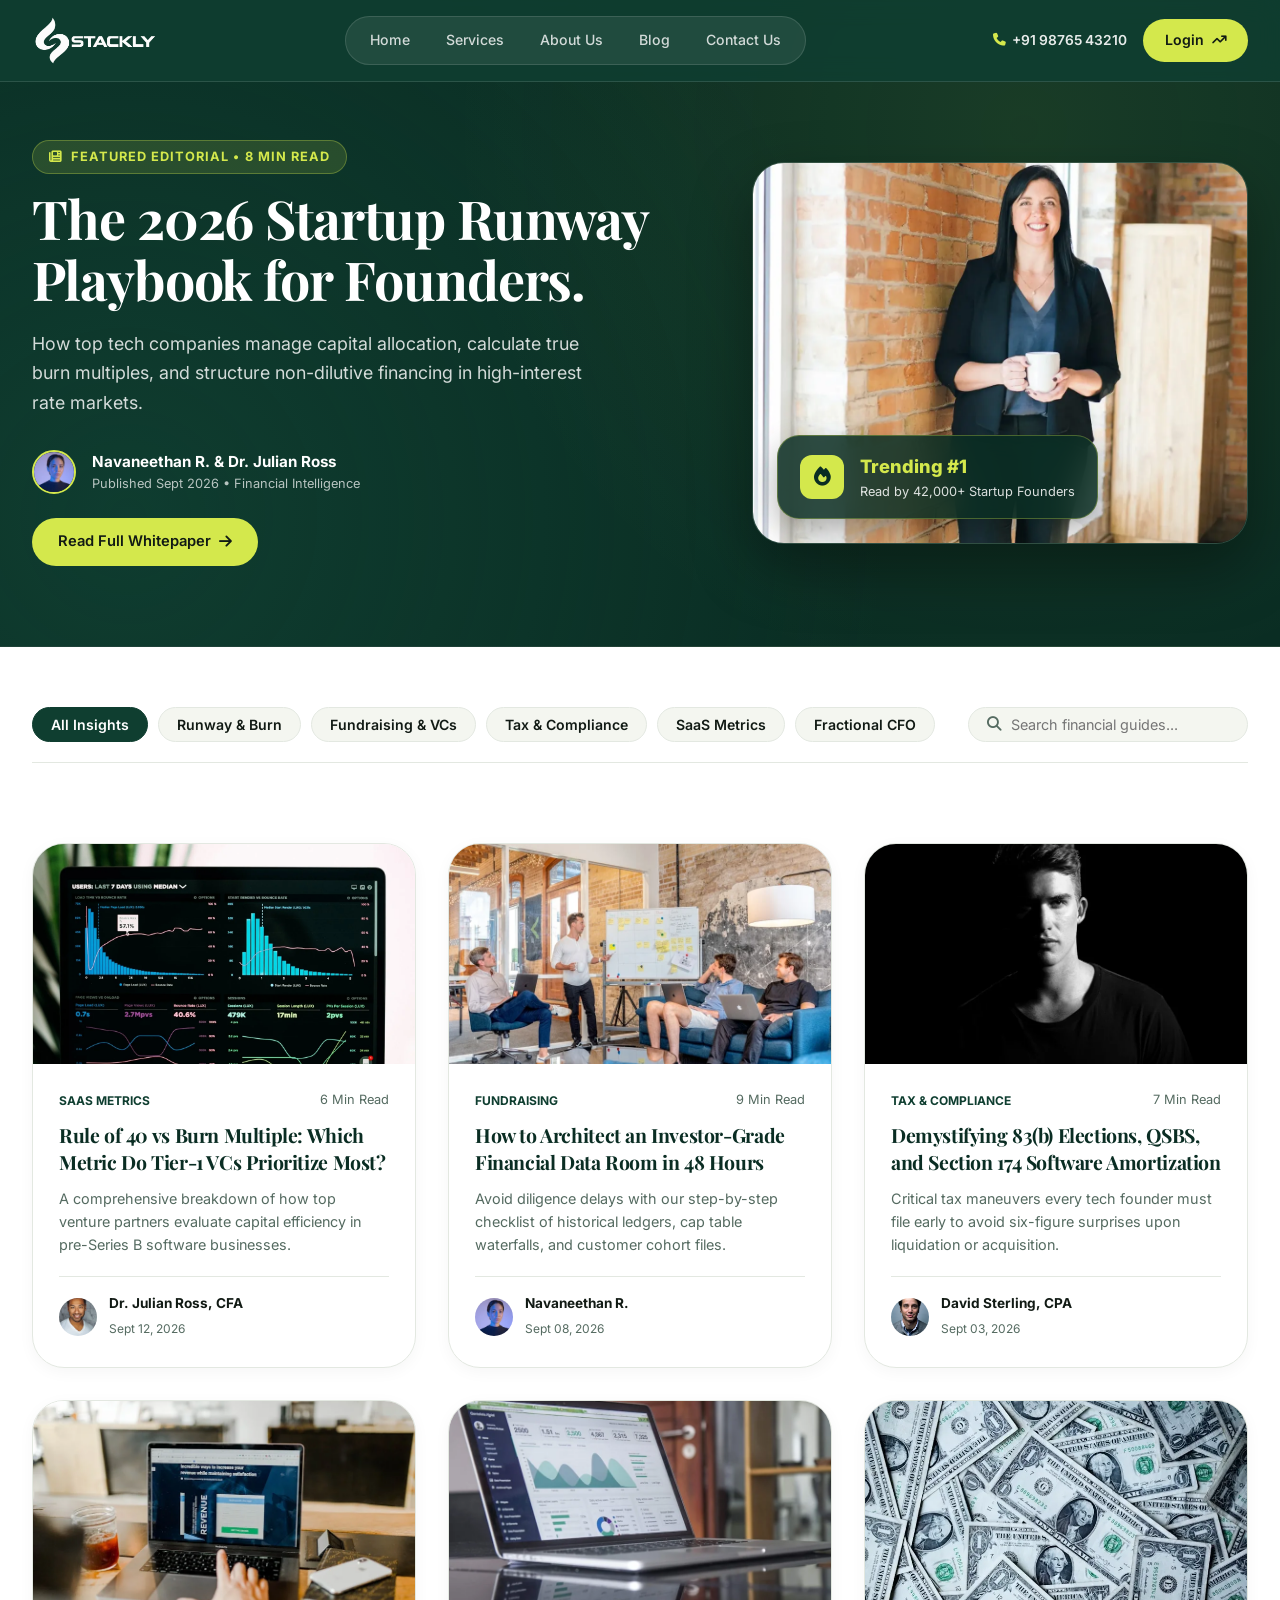
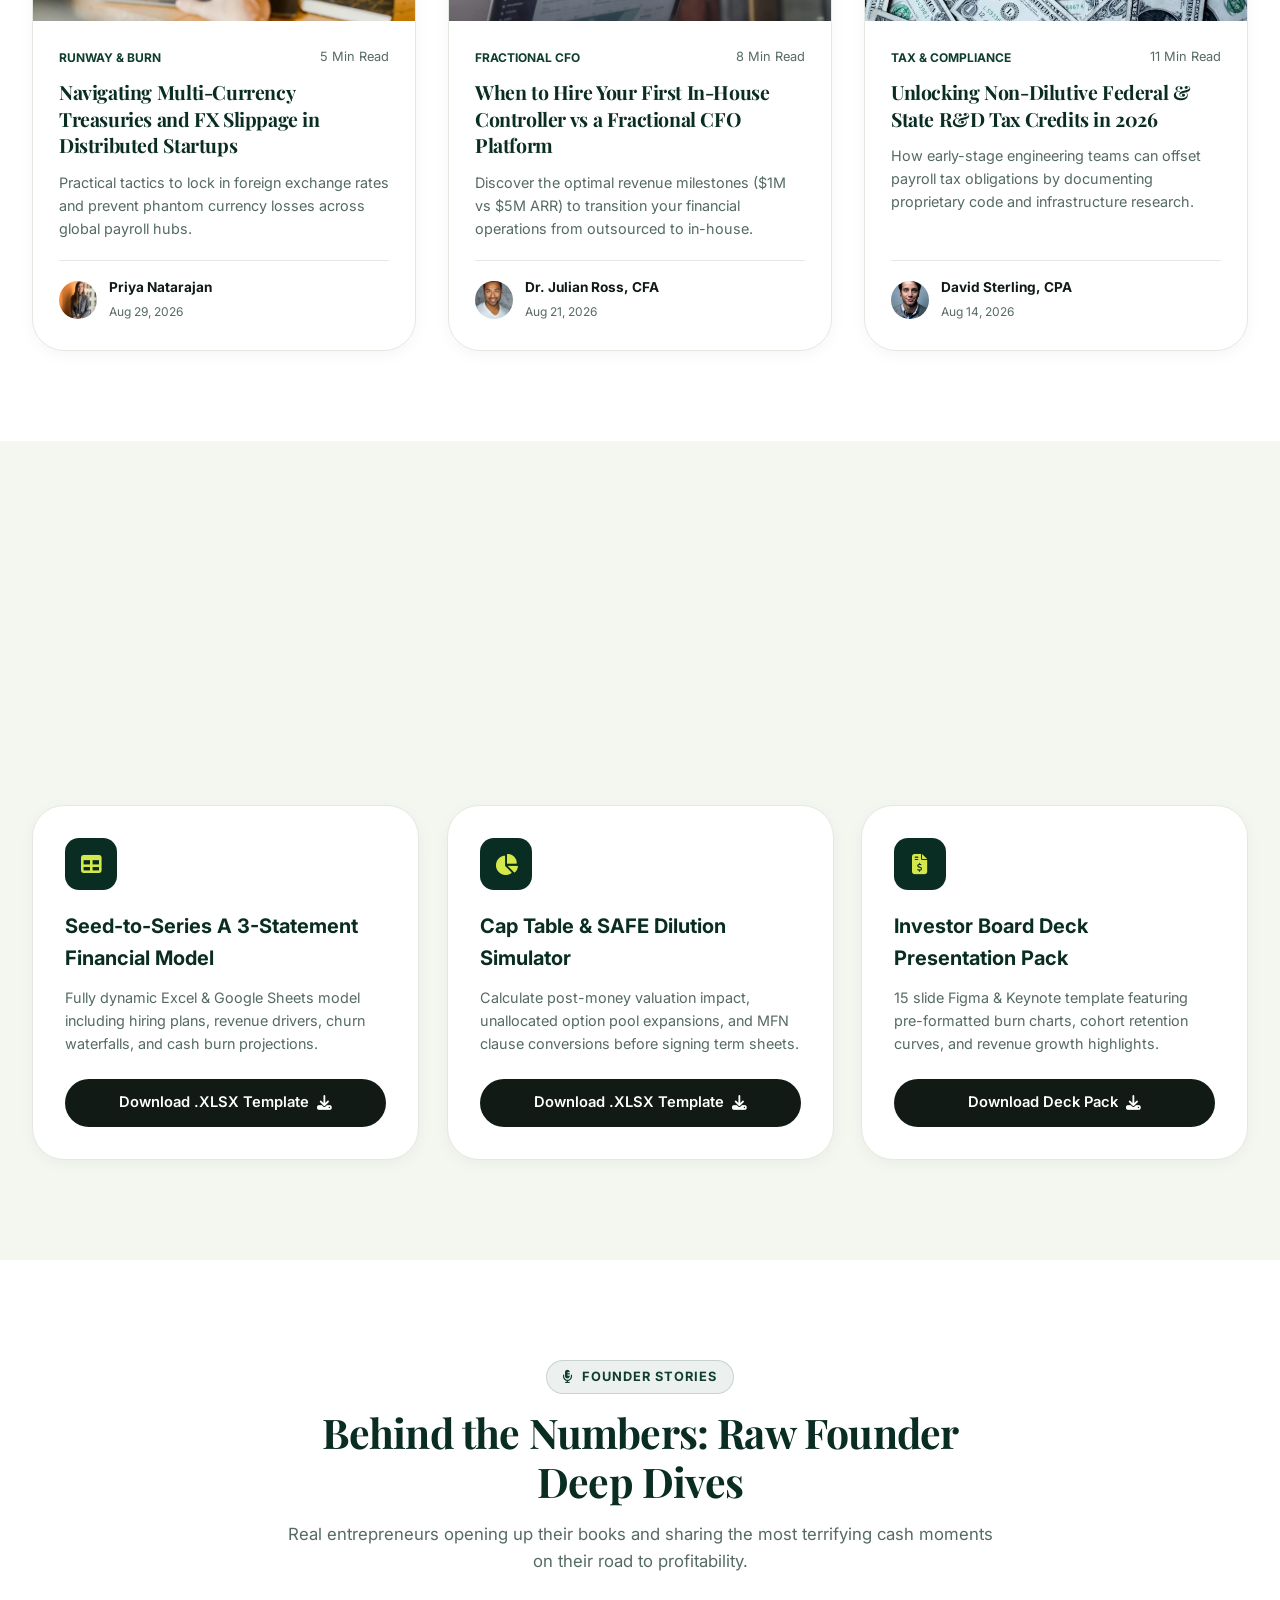
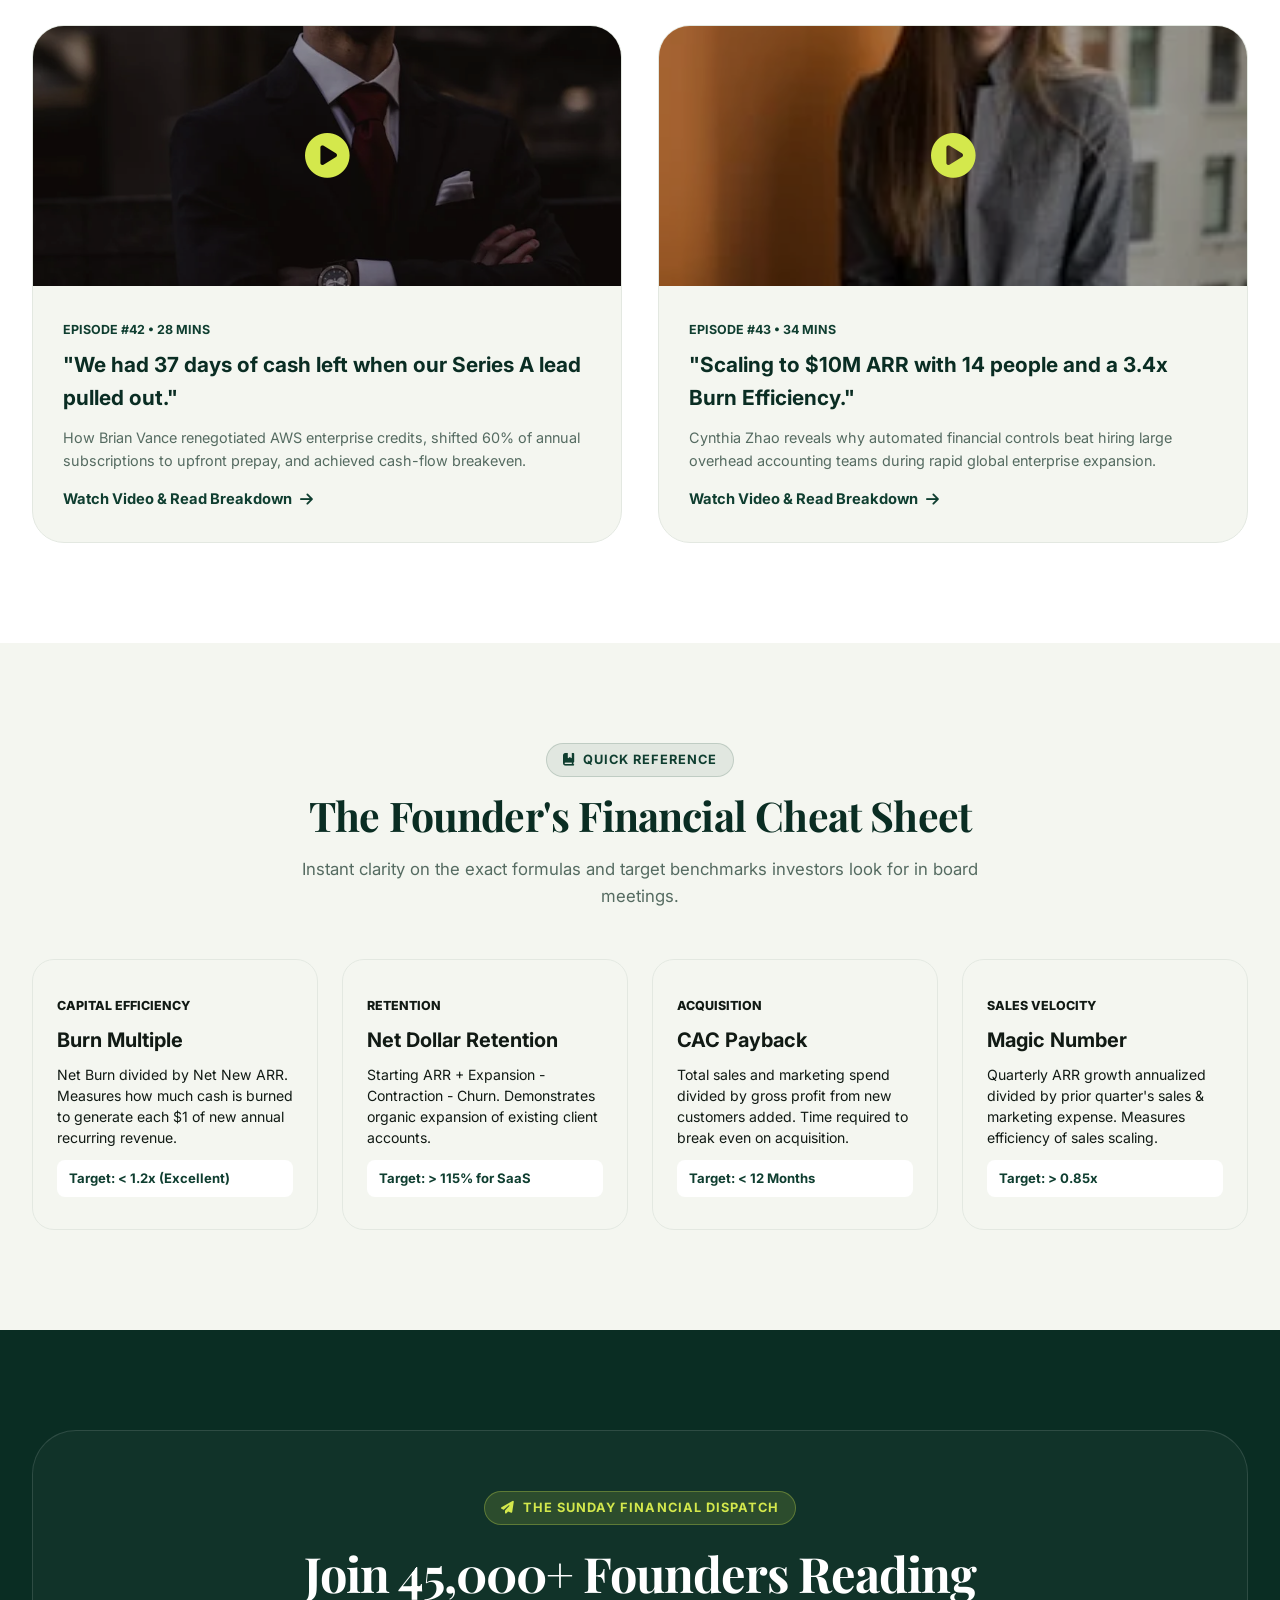
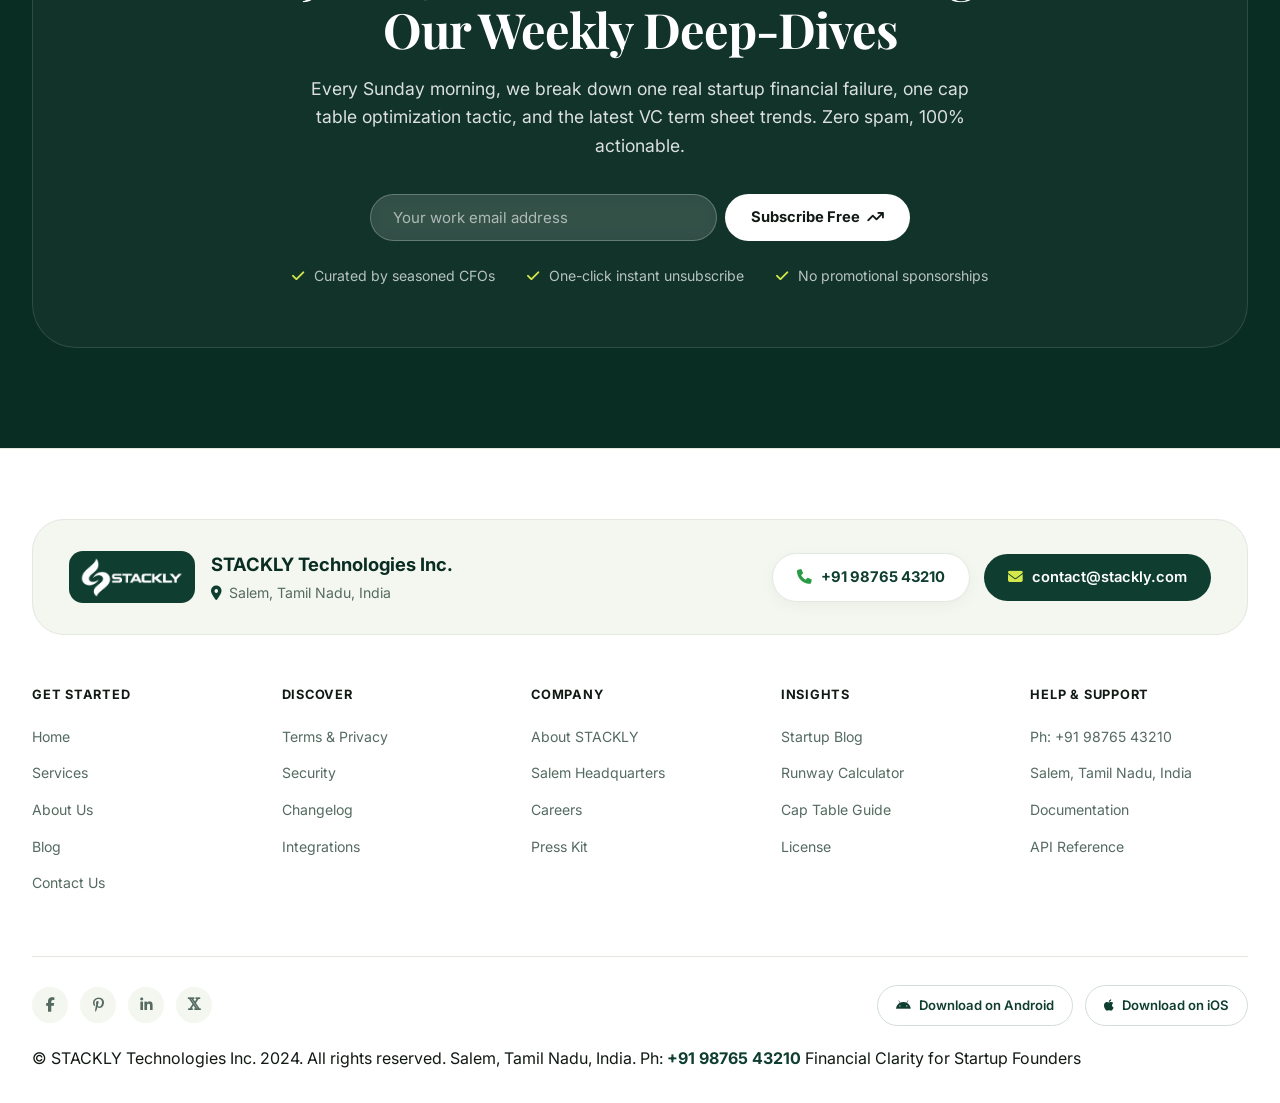
<file: blog.html>
<!DOCTYPE html>
<html lang="en">
<head>
  <meta charset="UTF-8">
  <meta name="viewport" content="width=device-width, initial-scale=1.0">
  <title>Blog & Insights — STACKLY Founder Financial Library</title>
  <meta name="description" content="Master startup unit economics, cap table dilution, cash runway extension, and venture fundraising with guides written by operators and fractional CFOs.">
  
  <!-- Google Fonts: Inter & Playfair Display -->
  <link rel="preconnect" href="https://fonts.googleapis.com">
  <link rel="preconnect" href="https://fonts.gstatic.com" crossorigin>
  <link href="https://fonts.googleapis.com/css2?family=Inter:wght@300;400;500;600;700;800&family=Playfair+Display:ital,wght@0,600;0,700;0,800;1,600&display=swap" rel="stylesheet">
  
  <!-- Font Awesome Icons -->
  <link rel="stylesheet" href="https://cdnjs.cloudflare.com/ajax/libs/font-awesome/6.4.0/css/all.min.css">
  
  <!-- Custom Stylesheet -->
  <link rel="stylesheet" href="style.css">
</head>
<body>

  <!-- ========================================================================
       HEADER & NAVIGATION
       ======================================================================== -->
  <header id="main-header">
    <div class="container header-container">
      <!-- Logo -->
      <a href="index.html" class="brand-logo" aria-label="STACKLY Home">
        <img src="images/logo.webp" alt="STACKLY Logo" style="height: 48px; width: auto; display: block;">
      </a>

      <!-- Pill Nav for Desktop -->
      <nav class="nav-pill-wrapper" aria-label="Main Navigation">
        <a href="index.html" class="nav-link">Home</a>
        <a href="service.html" class="nav-link">Services</a>
        <a href="about.html" class="nav-link">About Us</a>
        <a href="blog.html" class="nav-link active">Blog</a>
        <a href="contact.html" class="nav-link">Contact Us</a>
      </nav>

      <!-- Header CTA & Contact Phone -->
      <div class="header-cta-wrapper" style="display: flex; align-items: center; gap: 16px;">
        <a href="tel:9876543210" class="header-phone-link" style="color: rgba(255,255,255,0.9); font-size: 0.86rem; font-weight: 600; display: inline-flex; align-items: center; gap: 6px; transition: color 0.2s;">
          <i class="fa-solid fa-phone" style="color: var(--lime); font-size: 0.8rem;"></i> +91 98765 43210
        </a>
        <a href="login.html" class="btn btn-lime header-cta-btn">
          Login <i class="fa-solid fa-arrow-trend-up icon-arrow-diag"></i>
        </a>
      </div>

      <!-- Mobile Menu Toggle Button -->
      <button class="mobile-menu-toggle" id="mobileMenuBtn" aria-label="Toggle Navigation Menu">
        <i class="fa-solid fa-bars"></i>
      </button>
    </div>

    <!-- Mobile Dropdown Navigation -->
    <div class="mobile-dropdown" id="mobileNav">
      <!-- Mobile Menu Header with Close Button -->
      <div class="mobile-dropdown-header" style="display: flex; align-items: center; justify-content: space-between; width: 100%; padding-bottom: 14px; margin-bottom: 8px; border-bottom: 1px solid rgba(255,255,255,0.12);">
        <a href="index.html" class="brand-logo" aria-label="STACKLY Home" style="display: flex; align-items: center; gap: 8px; text-decoration: none;">
          <img src="images/logo.webp" alt="STACKLY Logo" style="height: 38px; width: auto; display: block;">
        </a>
        <button class="mobile-menu-close" id="mobileMenuCloseBtn" aria-label="Close Navigation Menu" style="width: 42px; height: 42px; border-radius: 50%; background: rgba(255, 255, 255, 0.12); border: 1px solid rgba(255, 255, 255, 0.25); color: #ffffff; font-size: 1.25rem; font-weight: 700; display: flex; align-items: center; justify-content: center; cursor: pointer; transition: all 0.2s ease;">
          <i class="fa-solid fa-xmark">✕</i>
        </button>
      </div>

      <a href="index.html" class="nav-link">Home</a>
      <a href="service.html" class="nav-link">Services</a>
      <a href="about.html" class="nav-link">About Us</a>
      <a href="blog.html" class="nav-link active">Blog</a>
      <a href="contact.html" class="nav-link">Contact Us</a>
      <div style="padding: 10px 14px; border-top: 1px solid rgba(255,255,255,0.1); margin-top: 6px; font-size: 0.85rem; color: rgba(255,255,255,0.85); display: flex; flex-direction: column; gap: 6px;">
        <a href="contact.html" style="color: var(--lime); font-weight: 700; display: flex; align-items: center; gap: 8px;">
          <i class="fa-solid fa-phone"></i> +91 98765 43210
        </a>
        <span><i class="fa-solid fa-location-dot" style="color: var(--lime); margin-right: 6px;"></i> Salem, Tamil Nadu, India</span>
      </div>
      <a href="login.html" class="btn btn-lime" style="margin-top: 6px; width: 100%;">
        Login <i class="fa-solid fa-arrow-trend-up"></i>
      </a>
    </div>
  </header>

  <!-- ========================================================================
       SECTION 1: BLOG HERO & FEATURED EDITORIAL (Scroll Animation)
       ======================================================================== -->
  <div class="page-hero-wrapper" id="blog-hero">
    <div class="container page-hero-grid">
      <div class="page-hero-content scroll-reveal">
        <div class="section-tag-pill">
          <i class="fa-solid fa-newspaper"></i> Featured Editorial • 8 Min Read
        </div>
        <h1 class="page-hero-title">The 2026 Startup Runway Playbook for Founders.</h1>
        <p class="page-hero-desc">
          How top tech companies manage capital allocation, calculate true burn multiples, and structure non-dilutive financing in high-interest rate markets.
        </p>
        <div style="display: flex; align-items: center; gap: 16px; margin-bottom: 24px;">
          <img src="images/img_1534528741775-5.webp" alt="Author avatar" style="width: 44px; height: 44px; border-radius: 50%; object-fit: cover; border: 2px solid var(--lime);">
          <div>
            <div style="font-weight: 700; color: var(--white); font-size: 0.95rem;">Navaneethan R. & Dr. Julian Ross</div>
            <div style="font-size: 0.8rem; color: rgba(255,255,255,0.7);">Published Sept 2026 • Financial Intelligence</div>
          </div>
        </div>
        <a href="404.html" class="btn btn-lime">Read Full Whitepaper <i class="fa-solid fa-arrow-right"></i></a>
      </div>

      <div class="page-hero-visual reveal-right">
        <div class="page-hero-img-card">
          <img src="images/img_1551836022-deb4.webp" alt="Modern financial analytics graph on laptop">
          <div class="hero-floating-stat">
            <div class="stat-icon"><i class="fa-solid fa-fire"></i></div>
            <div>
              <div style="font-size: 1.15rem; font-weight: 800; color: var(--lime);">Trending #1</div>
              <div style="font-size: 0.8rem; color: rgba(255,255,255,0.85);">Read by 42,000+ Startup Founders</div>
            </div>
          </div>
        </div>
      </div>
    </div>
  </div>

  <!-- ========================================================================
       SECTION 2: CATEGORY FILTER & SEARCH BAR (Scroll Animation)
       ======================================================================== -->
  <div style="padding: 40px 0 20px; background-color: var(--white);" id="blog-filter">
    <div class="container">
      <div class="blog-filter-bar scroll-reveal">
        <div class="blog-pills" id="categoryFilterPills">
          <button class="blog-pill-btn active" data-filter="all">All Insights</button>
          <button class="blog-pill-btn" data-filter="runway">Runway & Burn</button>
          <button class="blog-pill-btn" data-filter="fundraising">Fundraising & VCs</button>
          <button class="blog-pill-btn" data-filter="tax">Tax & Compliance</button>
          <button class="blog-pill-btn" data-filter="metrics">SaaS Metrics</button>
          <button class="blog-pill-btn" data-filter="cfo">Fractional CFO</button>
        </div>

        <div class="blog-search-box">
          <i class="fa-solid fa-magnifying-glass" style="color: var(--text-muted); font-size: 0.9rem;"></i>
          <input type="text" id="blogSearchInput" placeholder="Search financial guides...">
        </div>
      </div>
    </div>
  </div>

  <!-- ========================================================================
       SECTION 3: TRENDING ARTICLES GRID (Scroll Animation)
       ======================================================================== -->
  <div style="padding: 20px 0 90px; background-color: var(--white);" id="blog-trending">
    <div class="container">
      <div class="blog-articles-grid" id="blogGrid">
        <!-- Article 1 -->
        <article class="blog-card scroll-reveal" data-category="metrics">
          <div class="blog-card-img-wrap">
            <img src="images/img_1551288049-bebd.webp" alt="Burn multiple chart visualization" class="blog-card-img">
          </div>
          <div class="blog-card-body">
            <div class="blog-meta-top">
              <span style="color: var(--green); font-weight: 700; text-transform: uppercase; font-size: 0.75rem;">SaaS Metrics</span>
              <span>6 Min Read</span>
            </div>
            <h3 class="blog-card-title">
              <a href="404.html">Rule of 40 vs Burn Multiple: Which Metric Do Tier-1 VCs Prioritize Most?</a>
            </h3>
            <p class="blog-card-excerpt">
              A comprehensive breakdown of how top venture partners evaluate capital efficiency in pre-Series B software businesses.
            </p>
            <div class="blog-card-author">
              <img src="images/img_1507003211169-0.webp" alt="Julian Ross avatar" class="blog-author-img">
              <div>
                <strong style="font-size: 0.85rem; color: var(--text-dark); display: block;">Dr. Julian Ross, CFA</strong>
                <span style="font-size: 0.75rem; color: var(--text-muted);">Sept 12, 2026</span>
              </div>
            </div>
          </div>
        </article>

        <!-- Article 2 -->
        <article class="blog-card scroll-reveal" style="transition-delay: 0.1s;" data-category="fundraising">
          <div class="blog-card-img-wrap">
            <img src="images/img_1557804506-669a.webp" alt="Pitch deck and investor dataroom" class="blog-card-img">
          </div>
          <div class="blog-card-body">
            <div class="blog-meta-top">
              <span style="color: var(--green); font-weight: 700; text-transform: uppercase; font-size: 0.75rem;">Fundraising</span>
              <span>9 Min Read</span>
            </div>
            <h3 class="blog-card-title">
              <a href="404.html">How to Architect an Investor-Grade Financial Data Room in 48 Hours</a>
            </h3>
            <p class="blog-card-excerpt">
              Avoid diligence delays with our step-by-step checklist of historical ledgers, cap table waterfalls, and customer cohort files.
            </p>
            <div class="blog-card-author">
              <img src="images/img_1534528741775-5.webp" alt="Elena Vance avatar" class="blog-author-img">
              <div>
                <strong style="font-size: 0.85rem; color: var(--text-dark); display: block;">Navaneethan R.</strong>
                <span style="font-size: 0.75rem; color: var(--text-muted);">Sept 08, 2026</span>
              </div>
            </div>
          </div>
        </article>

        <!-- Article 3 -->
        <article class="blog-card scroll-reveal" style="transition-delay: 0.2s;" data-category="tax">
          <div class="blog-card-img-wrap">
            <img src="images/img_1450133064473-7.webp" alt="Legal tax filing documents" class="blog-card-img">
          </div>
          <div class="blog-card-body">
            <div class="blog-meta-top">
              <span style="color: var(--green); font-weight: 700; text-transform: uppercase; font-size: 0.75rem;">Tax & Compliance</span>
              <span>7 Min Read</span>
            </div>
            <h3 class="blog-card-title">
              <a href="404.html">Demystifying 83(b) Elections, QSBS, and Section 174 Software Amortization</a>
            </h3>
            <p class="blog-card-excerpt">
              Critical tax maneuvers every tech founder must file early to avoid six-figure surprises upon liquidation or acquisition.
            </p>
            <div class="blog-card-author">
              <img src="images/img_1500648767791-0.webp" alt="David Sterling avatar" class="blog-author-img">
              <div>
                <strong style="font-size: 0.85rem; color: var(--text-dark); display: block;">David Sterling, CPA</strong>
                <span style="font-size: 0.75rem; color: var(--text-muted);">Sept 03, 2026</span>
              </div>
            </div>
          </div>
        </article>

        <!-- Article 4 -->
        <article class="blog-card scroll-reveal" data-category="runway">
          <div class="blog-card-img-wrap">
            <img src="images/img_1559526324-4b87.webp" alt="Global banking currencies" class="blog-card-img">
          </div>
          <div class="blog-card-body">
            <div class="blog-meta-top">
              <span style="color: var(--green); font-weight: 700; text-transform: uppercase; font-size: 0.75rem;">Runway & Burn</span>
              <span>5 Min Read</span>
            </div>
            <h3 class="blog-card-title">
              <a href="404.html">Navigating Multi-Currency Treasuries and FX Slippage in Distributed Startups</a>
            </h3>
            <p class="blog-card-excerpt">
              Practical tactics to lock in foreign exchange rates and prevent phantom currency losses across global payroll hubs.
            </p>
            <div class="blog-card-author">
              <img src="images/img_1573496359142-b.webp" alt="Priya Natarajan avatar" class="blog-author-img">
              <div>
                <strong style="font-size: 0.85rem; color: var(--text-dark); display: block;">Priya Natarajan</strong>
                <span style="font-size: 0.75rem; color: var(--text-muted);">Aug 29, 2026</span>
              </div>
            </div>
          </div>
        </article>

        <!-- Article 5 -->
        <article class="blog-card scroll-reveal" style="transition-delay: 0.1s;" data-category="cfo">
          <div class="blog-card-img-wrap">
            <img src="images/img_1460925895917-a.webp" alt="Financial analytics dashboard on tablet" class="blog-card-img">
          </div>
          <div class="blog-card-body">
            <div class="blog-meta-top">
              <span style="color: var(--green); font-weight: 700; text-transform: uppercase; font-size: 0.75rem;">Fractional CFO</span>
              <span>8 Min Read</span>
            </div>
            <h3 class="blog-card-title">
              <a href="404.html">When to Hire Your First In-House Controller vs a Fractional CFO Platform</a>
            </h3>
            <p class="blog-card-excerpt">
              Discover the optimal revenue milestones ($1M vs $5M ARR) to transition your financial operations from outsourced to in-house.
            </p>
            <div class="blog-card-author">
              <img src="images/img_1507003211169-0.webp" alt="Julian Ross avatar" class="blog-author-img">
              <div>
                <strong style="font-size: 0.85rem; color: var(--text-dark); display: block;">Dr. Julian Ross, CFA</strong>
                <span style="font-size: 0.75rem; color: var(--text-muted);">Aug 21, 2026</span>
              </div>
            </div>
          </div>
        </article>

        <!-- Article 6 -->
        <article class="blog-card scroll-reveal" style="transition-delay: 0.2s;" data-category="tax">
          <div class="blog-card-img-wrap">
            <img src="images/img_1526304640581-d.webp" alt="Research laboratory tech" class="blog-card-img">
          </div>
          <div class="blog-card-body">
            <div class="blog-meta-top">
              <span style="color: var(--green); font-weight: 700; text-transform: uppercase; font-size: 0.75rem;">Tax & Compliance</span>
              <span>11 Min Read</span>
            </div>
            <h3 class="blog-card-title">
              <a href="404.html">Unlocking Non-Dilutive Federal & State R&D Tax Credits in 2026</a>
            </h3>
            <p class="blog-card-excerpt">
              How early-stage engineering teams can offset payroll tax obligations by documenting proprietary code and infrastructure research.
            </p>
            <div class="blog-card-author">
              <img src="images/img_1500648767791-0.webp" alt="David Sterling avatar" class="blog-author-img">
              <div>
                <strong style="font-size: 0.85rem; color: var(--text-dark); display: block;">David Sterling, CPA</strong>
                <span style="font-size: 0.75rem; color: var(--text-muted);">Aug 14, 2026</span>
              </div>
            </div>
          </div>
        </article>
      </div>
    </div>
  </div>

  <!-- ========================================================================
       SECTION 4: DOWNLOADABLE FINANCIAL TEMPLATES & GUIDES (Scroll Animation)
       ======================================================================== -->
  <div style="padding: 100px 0; background-color: var(--cream);" id="blog-guides">
    <div class="container">
      <div style="text-align: center; max-width: 720px; margin: 0 auto 50px;" class="scroll-reveal">
        <div class="section-tag-pill dark-tag">
          <i class="fa-solid fa-file-arrow-down"></i> Founder Toolkits
        </div>
        <h2 style="font-size: clamp(2rem, 3.2vw, 2.7rem); color: var(--green-dark); margin-bottom: 16px;">
          Institutional-Grade Financial Templates
        </h2>
        <p style="color: var(--text-muted); font-size: 1.05rem;">
          Free downloadable spreadsheets and modeling sheets vetted by Tier-1 venture funds and startup incubators.
        </p>
      </div>

      <div class="case-study-grid">
        <!-- Guide 1 -->
        <div class="case-card scroll-reveal">
          <div>
            <div style="width: 52px; height: 52px; background: var(--green-dark); color: var(--lime); border-radius: 14px; display: flex; align-items: center; justify-content: center; font-size: 1.3rem; margin-bottom: 20px;">
              <i class="fa-solid fa-table"></i>
            </div>
            <h4 style="font-size: 1.25rem; color: var(--green-dark); margin-bottom: 12px;">Seed-to-Series A 3-Statement Financial Model</h4>
            <p style="color: var(--text-muted); font-size: 0.9rem; line-height: 1.6; margin-bottom: 24px;">
              Fully dynamic Excel & Google Sheets model including hiring plans, revenue drivers, churn waterfalls, and cash burn projections.
            </p>
          </div>
          <a href="404.html" class="btn btn-dark" style="width: 100%;">
            Download .XLSX Template <i class="fa-solid fa-download"></i>
          </a>
        </div>

        <!-- Guide 2 -->
        <div class="case-card scroll-reveal" style="transition-delay: 0.1s;">
          <div>
            <div style="width: 52px; height: 52px; background: var(--green-dark); color: var(--lime); border-radius: 14px; display: flex; align-items: center; justify-content: center; font-size: 1.3rem; margin-bottom: 20px;">
              <i class="fa-solid fa-chart-pie"></i>
            </div>
            <h4 style="font-size: 1.25rem; color: var(--green-dark); margin-bottom: 12px;">Cap Table & SAFE Dilution Simulator</h4>
            <p style="color: var(--text-muted); font-size: 0.9rem; line-height: 1.6; margin-bottom: 24px;">
              Calculate post-money valuation impact, unallocated option pool expansions, and MFN clause conversions before signing term sheets.
            </p>
          </div>
          <a href="404.html" class="btn btn-dark" style="width: 100%;">
            Download .XLSX Template <i class="fa-solid fa-download"></i>
          </a>
        </div>

        <!-- Guide 3 -->
        <div class="case-card scroll-reveal" style="transition-delay: 0.2s;">
          <div>
            <div style="width: 52px; height: 52px; background: var(--green-dark); color: var(--lime); border-radius: 14px; display: flex; align-items: center; justify-content: center; font-size: 1.3rem; margin-bottom: 20px;">
              <i class="fa-solid fa-file-invoice-dollar"></i>
            </div>
            <h4 style="font-size: 1.25rem; color: var(--green-dark); margin-bottom: 12px;">Investor Board Deck Presentation Pack</h4>
            <p style="color: var(--text-muted); font-size: 0.9rem; line-height: 1.6; margin-bottom: 24px;">
              15 slide Figma & Keynote template featuring pre-formatted burn charts, cohort retention curves, and revenue growth highlights.
            </p>
          </div>
          <a href="404.html" class="btn btn-dark" style="width: 100%;">
            Download Deck Pack <i class="fa-solid fa-download"></i>
          </a>
        </div>
      </div>
    </div>
  </div>

  <!-- ========================================================================
       SECTION 5: FOUNDER SPOTLIGHT & INTERVIEWS (Scroll Animation)
       ======================================================================== -->
  <div style="padding: 100px 0; background-color: var(--white);" id="blog-spotlights">
    <div class="container">
      <div style="text-align: center; max-width: 720px; margin: 0 auto 50px;" class="scroll-reveal">
        <div class="section-tag-pill dark-tag">
          <i class="fa-solid fa-microphone-lines"></i> Founder Stories
        </div>
        <h2 style="font-size: clamp(2rem, 3.2vw, 2.7rem); color: var(--green-dark); margin-bottom: 16px;">
          Behind the Numbers: Raw Founder Deep Dives
        </h2>
        <p style="color: var(--text-muted); font-size: 1.05rem;">
          Real entrepreneurs opening up their books and sharing the most terrifying cash moments on their road to profitability.
        </p>
      </div>

      <div style="display: grid; grid-template-columns: 1fr 1fr; gap: 36px;">
        <!-- Spotlight 1 -->
        <div class="scroll-reveal" style="background: var(--cream); border-radius: var(--radius-lg); overflow: hidden; border: 1.5px solid var(--border-light); display: flex; flex-direction: column;">
          <div style="position: relative; height: 260px;">
            <img src="images/img_1519085360753-a.webp" alt="Founder discussing funding" style="width: 100%; height: 100%; object-fit: cover;">
            <a href="404.html" style="position: absolute; inset: 0; display: flex; align-items: center; justify-content: center; background: rgba(0,0,0,0.35); color: var(--white); font-size: 2.8rem; text-decoration: none;">
              <i class="fa-solid fa-circle-play" style="color: var(--lime);"></i>
            </a>
          </div>
          <div style="padding: 30px; flex-grow: 1; display: flex; flex-direction: column; justify-content: space-between;">
            <div>
              <span style="color: var(--green); font-weight: 700; font-size: 0.78rem; text-transform: uppercase;">Episode #42 • 28 Mins</span>
              <h4 style="font-size: 1.3rem; color: var(--green-dark); margin: 6px 0 12px;">"We had 37 days of cash left when our Series A lead pulled out."</h4>
              <p style="font-size: 0.9rem; color: var(--text-muted); line-height: 1.6; margin-bottom: 16px;">
                How Brian Vance renegotiated AWS enterprise credits, shifted 60% of annual subscriptions to upfront prepay, and achieved cash-flow breakeven.
              </p>
            </div>
            <a href="404.html" style="color: var(--green); font-weight: 700; font-size: 0.92rem; display: inline-flex; align-items: center; gap: 8px;">
              Watch Video & Read Breakdown <i class="fa-solid fa-arrow-right"></i>
            </a>
          </div>
        </div>

        <!-- Spotlight 2 -->
        <div class="scroll-reveal" style="transition-delay: 0.1s; background: var(--cream); border-radius: var(--radius-lg); overflow: hidden; border: 1.5px solid var(--border-light); display: flex; flex-direction: column;">
          <div style="position: relative; height: 260px;">
            <img src="images/img_1573496359142-b.webp" alt="Female fintech executive" style="width: 100%; height: 100%; object-fit: cover;">
            <a href="404.html" style="position: absolute; inset: 0; display: flex; align-items: center; justify-content: center; background: rgba(0,0,0,0.35); color: var(--white); font-size: 2.8rem; text-decoration: none;">
              <i class="fa-solid fa-circle-play" style="color: var(--lime);"></i>
            </a>
          </div>
          <div style="padding: 30px; flex-grow: 1; display: flex; flex-direction: column; justify-content: space-between;">
            <div>
              <span style="color: var(--green); font-weight: 700; font-size: 0.78rem; text-transform: uppercase;">Episode #43 • 34 Mins</span>
              <h4 style="font-size: 1.3rem; color: var(--green-dark); margin: 6px 0 12px;">"Scaling to $10M ARR with 14 people and a 3.4x Burn Efficiency."</h4>
              <p style="font-size: 0.9rem; color: var(--text-muted); line-height: 1.6; margin-bottom: 16px;">
                Cynthia Zhao reveals why automated financial controls beat hiring large overhead accounting teams during rapid global enterprise expansion.
              </p>
            </div>
            <a href="404.html" style="color: var(--green); font-weight: 700; font-size: 0.92rem; display: inline-flex; align-items: center; gap: 8px;">
              Watch Video & Read Breakdown <i class="fa-solid fa-arrow-right"></i>
            </a>
          </div>
        </div>
      </div>
    </div>
  </div>

  <!-- ========================================================================
       SECTION 6: STARTUP METRICS GLOSSARY (Scroll Animation)
       ======================================================================== -->
  <div style="padding: 100px 0; background-color: var(--cream);" id="blog-glossary">
    <div class="container">
      <div style="text-align: center; max-width: 720px; margin: 0 auto 50px;" class="scroll-reveal">
        <div class="section-tag-pill dark-tag">
          <i class="fa-solid fa-book-bookmark"></i> Quick Reference
        </div>
        <h2 style="font-size: clamp(2rem, 3.2vw, 2.7rem); color: var(--green-dark); margin-bottom: 16px;">
          The Founder's Financial Cheat Sheet
        </h2>
        <p style="color: var(--text-muted); font-size: 1.05rem;">
          Instant clarity on the exact formulas and target benchmarks investors look for in board meetings.
        </p>
      </div>

      <div class="values-grid">
        <!-- Metric 1 -->
        <div class="value-card scroll-reveal">
          <span style="font-size: 0.78rem; font-weight: 800; text-transform: uppercase;">Capital Efficiency</span>
          <h4 style="font-size: 1.25rem; margin: 6px 0 8px;">Burn Multiple</h4>
          <p style="font-size: 0.88rem; line-height: 1.5; margin-bottom: 12px;">
            Net Burn divided by Net New ARR. Measures how much cash is burned to generate each $1 of new annual recurring revenue.
          </p>
          <div class="metric-target-badge" style="background: var(--white); padding: 8px 12px; border-radius: var(--radius-xs); font-size: 0.82rem; font-weight: 700; color: var(--green);">
            Target: &lt; 1.2x (Excellent)
          </div>
        </div>

        <!-- Metric 2 -->
        <div class="value-card scroll-reveal" style="transition-delay: 0.1s;">
          <span style="font-size: 0.78rem; font-weight: 800; text-transform: uppercase;">Retention</span>
          <h4 style="font-size: 1.25rem; margin: 6px 0 8px;">Net Dollar Retention</h4>
          <p style="font-size: 0.88rem; line-height: 1.5; margin-bottom: 12px;">
            Starting ARR + Expansion - Contraction - Churn. Demonstrates organic expansion of existing client accounts.
          </p>
          <div class="metric-target-badge" style="background: var(--white); padding: 8px 12px; border-radius: var(--radius-xs); font-size: 0.82rem; font-weight: 700; color: var(--green);">
            Target: &gt; 115% for SaaS
          </div>
        </div>

        <!-- Metric 3 -->
        <div class="value-card scroll-reveal" style="transition-delay: 0.2s;">
          <span style="font-size: 0.78rem; font-weight: 800; text-transform: uppercase;">Acquisition</span>
          <h4 style="font-size: 1.25rem; margin: 6px 0 8px;">CAC Payback</h4>
          <p style="font-size: 0.88rem; line-height: 1.5; margin-bottom: 12px;">
            Total sales and marketing spend divided by gross profit from new customers added. Time required to break even on acquisition.
          </p>
          <div class="metric-target-badge" style="background: var(--white); padding: 8px 12px; border-radius: var(--radius-xs); font-size: 0.82rem; font-weight: 700; color: var(--green);">
            Target: &lt; 12 Months
          </div>
        </div>

        <!-- Metric 4 -->
        <div class="value-card scroll-reveal" style="transition-delay: 0.3s;">
          <span style="font-size: 0.78rem; font-weight: 800; text-transform: uppercase;">Sales Velocity</span>
          <h4 style="font-size: 1.25rem; margin: 6px 0 8px;">Magic Number</h4>
          <p style="font-size: 0.88rem; line-height: 1.5; margin-bottom: 12px;">
            Quarterly ARR growth annualized divided by prior quarter's sales & marketing expense. Measures efficiency of sales scaling.
          </p>
          <div class="metric-target-badge" style="background: var(--white); padding: 8px 12px; border-radius: var(--radius-xs); font-size: 0.82rem; font-weight: 700; color: var(--green);">
            Target: &gt; 0.85x
          </div>
        </div>
      </div>
    </div>
  </div>

  <!-- ========================================================================
       SECTION 7: WEEKLY NEWSLETTER DISPATCH CTA (Scroll Animation)
       ======================================================================== -->
  <div style="padding: 100px 0; background-color: var(--green-dark);" id="blog-newsletter">
    <div class="container">
      <div class="cta-banner-card scroll-reveal" style="background: rgba(255,255,255,0.03); border: 1px solid rgba(255,255,255,0.12);">
        <div class="cta-banner-content" style="text-align: center; max-width: 820px; margin: 0 auto;">
          <div class="section-tag-pill" style="margin-bottom: 20px;">
            <i class="fa-solid fa-paper-plane"></i> The Sunday Financial Dispatch
          </div>
          <h2 style="font-size: clamp(2.2rem, 3.8vw, 3.2rem); color: var(--white); margin-bottom: 18px; line-height: 1.15;">
            Join 45,000+ Founders Reading Our Weekly Deep-Dives
          </h2>
          <p style="color: rgba(255,255,255,0.85); font-size: 1.1rem; line-height: 1.6; margin-bottom: 34px;">
            Every Sunday morning, we break down one real startup financial failure, one cap table optimization tactic, and the latest VC term sheet trends. Zero spam, 100% actionable.
          </p>

          <form class="subscribe-form" action="404.html" method="get" onsubmit="window.location.href='404.html'; return false;" style="max-width: 540px; margin: 0 auto 24px;">
            <input type="email" class="subscribe-input" placeholder="Your work email address" required>
            <button type="submit" class="subscribe-btn">
              Subscribe Free <i class="fa-solid fa-arrow-trend-up"></i>
            </button>
          </form>

          <div style="display: flex; justify-content: center; gap: 32px; flex-wrap: wrap; color: rgba(255,255,255,0.7); font-size: 0.88rem;">
            <span><i class="fa-solid fa-check" style="color: var(--lime); margin-right: 6px;"></i> Curated by seasoned CFOs</span>
            <span><i class="fa-solid fa-check" style="color: var(--lime); margin-right: 6px;"></i> One-click instant unsubscribe</span>
            <span><i class="fa-solid fa-check" style="color: var(--lime); margin-right: 6px;"></i> No promotional sponsorships</span>
          </div>
        </div>
      </div>
    </div>
  </div>

  <!-- ========================================================================
       FOOTER
       ======================================================================== -->
  <footer id="footer">
    <div class="container">
      <!-- STACKLY Company Headquarters & Contact Info Bar -->
      <div style="background: var(--cream); border: 1.5px solid var(--border-light); border-radius: var(--radius-lg); padding: 30px 36px; margin-bottom: 50px; display: flex; align-items: center; justify-content: space-between; flex-wrap: wrap; gap: 24px;">
        <div style="display: flex; align-items: center; gap: 16px;">
          <a href="index.html" aria-label="STACKLY Home" style="background: var(--green); border-radius: 14px; padding: 6px 10px; display: flex; align-items: center; justify-content: center; text-decoration: none; transition: transform 0.2s ease;">
            <img src="images/logo.webp" alt="STACKLY Logo" style="height: 40px; width: auto; display: block; filter: brightness(0) invert(1);">
          </a>
          <div>
            <h4 style="font-size: 1.15rem; color: var(--green-dark); margin-bottom: 2px;">STACKLY Technologies Inc.</h4>
            <p style="font-size: 0.88rem; color: var(--text-muted); display: flex; align-items: center; gap: 7px;">
              <i class="fa-solid fa-location-dot" style="color: var(--green);"></i> Salem, Tamil Nadu, India
            </p>
          </div>
        </div>

        <div style="display: flex; align-items: center; gap: 14px; flex-wrap: wrap;">
          <a href="contact.html" style="background: var(--white); border: 1.5px solid var(--border-light); padding: 12px 24px; border-radius: var(--radius-full); font-size: 0.92rem; font-weight: 700; color: var(--green); display: inline-flex; align-items: center; gap: 9px; box-shadow: var(--shadow-sm); transition: var(--transition);">
            <i class="fa-solid fa-phone" style="color: #299b45;"></i> +91 98765 43210
          </a>
          <a href="mailto:contact@stackly.com" style="background: var(--green); color: var(--white); padding: 12px 24px; border-radius: var(--radius-full); font-size: 0.92rem; font-weight: 600; display: inline-flex; align-items: center; gap: 9px; transition: var(--transition);">
            <i class="fa-solid fa-envelope" style="color: var(--lime);"></i> contact@stackly.com
          </a>
        </div>
      </div>

      <div class="footer-nav-grid">
        <div class="footer-col">
          <h5>Get Started</h5>
          <ul>
            <li><a href="index.html">Home</a></li>
            <li><a href="service.html">Services</a></li>
            <li><a href="about.html">About Us</a></li>
            <li><a href="blog.html">Blog</a></li>
            <li><a href="contact.html">Contact Us</a></li>
          </ul>
        </div>

        <div class="footer-col">
          <h5>Discover</h5>
          <ul>
            <li><a href="404.html">Terms & Privacy</a></li>
            <li><a href="404.html">Security</a></li>
            <li><a href="404.html">Changelog</a></li>
            <li><a href="404.html">Integrations</a></li>
          </ul>
        </div>

        <div class="footer-col">
          <h5>Company</h5>
          <ul>
            <li><a href="404.html">About STACKLY</a></li>
            <li><a href="404.html">Salem Headquarters</a></li>
            <li><a href="404.html">Careers</a></li>
            <li><a href="404.html">Press Kit</a></li>
          </ul>
        </div>

        <div class="footer-col">
          <h5>Insights</h5>
          <ul>
            <li><a href="404.html">Startup Blog</a></li>
            <li><a href="404.html">Runway Calculator</a></li>
            <li><a href="404.html">Cap Table Guide</a></li>
            <li><a href="404.html">License</a></li>
          </ul>
        </div>

        <div class="footer-col">
          <h5>Help & Support</h5>
          <ul>
            <li><a href="contact.html">Ph: +91 98765 43210</a></li>
            <li><a href="404.html">Salem, Tamil Nadu, India</a></li>
            <li><a href="404.html">Documentation</a></li>
            <li><a href="404.html">API Reference</a></li>
          </ul>
        </div>
      </div>

      <div class="footer-bottom-bar">
        <!-- Social Icons -->
        <div class="footer-social-links">
          <a href="404.html" class="social-circle-btn" aria-label="Facebook"><i class="fa-brands fa-facebook-f"></i></a>
          <a href="404.html" class="social-circle-btn" aria-label="Pinterest"><i class="fa-brands fa-pinterest-p"></i></a>
          <a href="404.html" class="social-circle-btn" aria-label="LinkedIn"><i class="fa-brands fa-linkedin-in"></i></a>
          <a href="404.html" class="social-circle-btn" aria-label="Twitter / X"><span style="font-size: 1rem; font-weight: 700; font-family: serif; line-height: 1;">𝕏</span></a>
        </div>

        <!-- App Store Buttons -->
        <div class="footer-app-badges">
          <a href="404.html" class="store-pill-btn">
            <i class="fa-brands fa-android"></i> Download on Android
          </a>
          <a href="404.html" class="store-pill-btn">
            <i class="fa-brands fa-apple"></i> Download on iOS
          </a>
        </div>

        <!-- Copyright -->
        <div class="footer-copyright">
          <span>© STACKLY Technologies Inc. 2024. All rights reserved. Salem, Tamil Nadu, India. Ph: <a href="contact.html" style="color: var(--green); font-weight: 700;">+91 98765 43210</a></span>
          <span>Financial Clarity for Startup Founders</span>
        </div>
      </div>
    </div>
  </footer>

  <!-- ========================================================================
       JAVASCRIPT: INTERSECTION OBSERVER SCROLL ANIMATIONS, SEARCH & FILTERS
       ======================================================================== -->
  <script>
    document.addEventListener('DOMContentLoaded', () => {
      // Sticky header
      const header = document.getElementById('main-header');
      window.addEventListener('scroll', () => {
        if (window.scrollY > 40) {
          header.classList.add('scrolled');
        } else {
          header.classList.remove('scrolled');
        }
      });

      // Mobile menu toggle
      const mobileBtn = document.getElementById('mobileMenuBtn');
      const mobileNav = document.getElementById('mobileNav');
      const mobileCloseBtn = document.getElementById('mobileMenuCloseBtn');

      if (mobileBtn && mobileNav) {
        mobileBtn.addEventListener('click', () => {
          mobileNav.classList.toggle('open');
          const isOpen = mobileNav.classList.contains('open');
          mobileBtn.innerHTML = isOpen ? '<i class="fa-solid fa-xmark"></i>' : '<i class="fa-solid fa-bars"></i>';
        });

        if (mobileCloseBtn) {
          mobileCloseBtn.addEventListener('click', () => {
            mobileNav.classList.remove('open');
            mobileBtn.innerHTML = '<i class="fa-solid fa-bars"></i>';
          });
        }

        mobileNav.querySelectorAll('.nav-link, .btn').forEach(link => {
          link.addEventListener('click', () => {
            mobileNav.classList.remove('open');
            mobileBtn.innerHTML = '<i class="fa-solid fa-bars"></i>';
          });
        });
      }

      // Intersection Observer for Scroll Animations
      const animElements = document.querySelectorAll('.scroll-reveal, .reveal-left, .reveal-right, .reveal-scale, .fade-in-up');
      const observer = new IntersectionObserver((entries) => {
        entries.forEach(entry => {
          if (entry.isIntersecting) {
            entry.target.classList.add('visible');
          }
        });
      }, {
        threshold: 0.1,
        rootMargin: '0px 0px -30px 0px'
      });

      animElements.forEach(el => observer.observe(el));

      // Category filter pills
      const filterBtns = document.querySelectorAll('.blog-pill-btn');
      const cards = document.querySelectorAll('.blog-card');

      filterBtns.forEach(btn => {
        btn.addEventListener('click', () => {
          filterBtns.forEach(b => b.classList.remove('active'));
          btn.classList.add('active');

          const filter = btn.getAttribute('data-filter');
          cards.forEach(card => {
            if (filter === 'all' || card.getAttribute('data-category') === filter) {
              card.style.display = 'flex';
            } else {
              card.style.display = 'none';
            }
          });
        });
      });

      // Live search filter
      const searchInput = document.getElementById('blogSearchInput');
      if (searchInput) {
        searchInput.addEventListener('input', (e) => {
          const query = e.target.value.toLowerCase().trim();
          cards.forEach(card => {
            const title = card.querySelector('.blog-card-title').textContent.toLowerCase();
            const desc = card.querySelector('.blog-card-excerpt').textContent.toLowerCase();
            if (title.includes(query) || desc.includes(query)) {
              card.style.display = 'flex';
            } else {
              card.style.display = 'none';
            }
          });
        });
      }
    });
  </script>
</body>
</html>
</file>
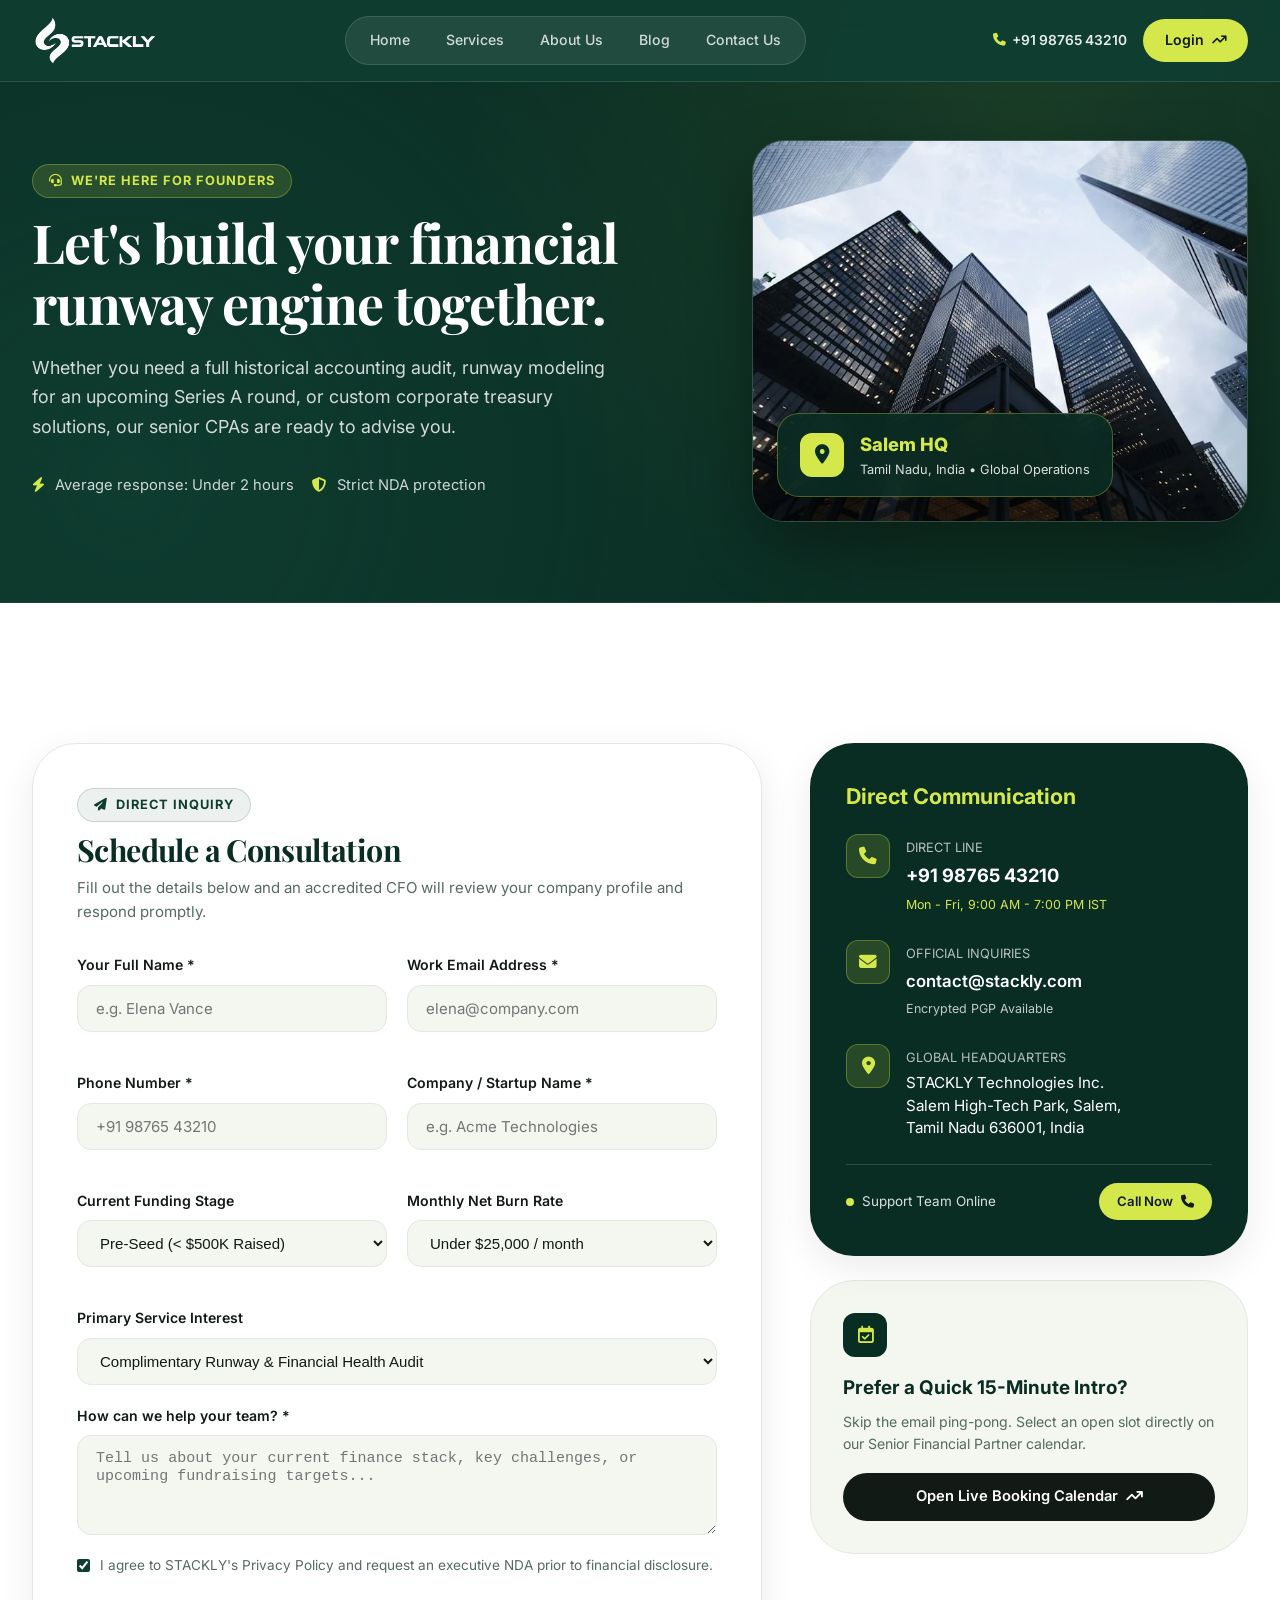
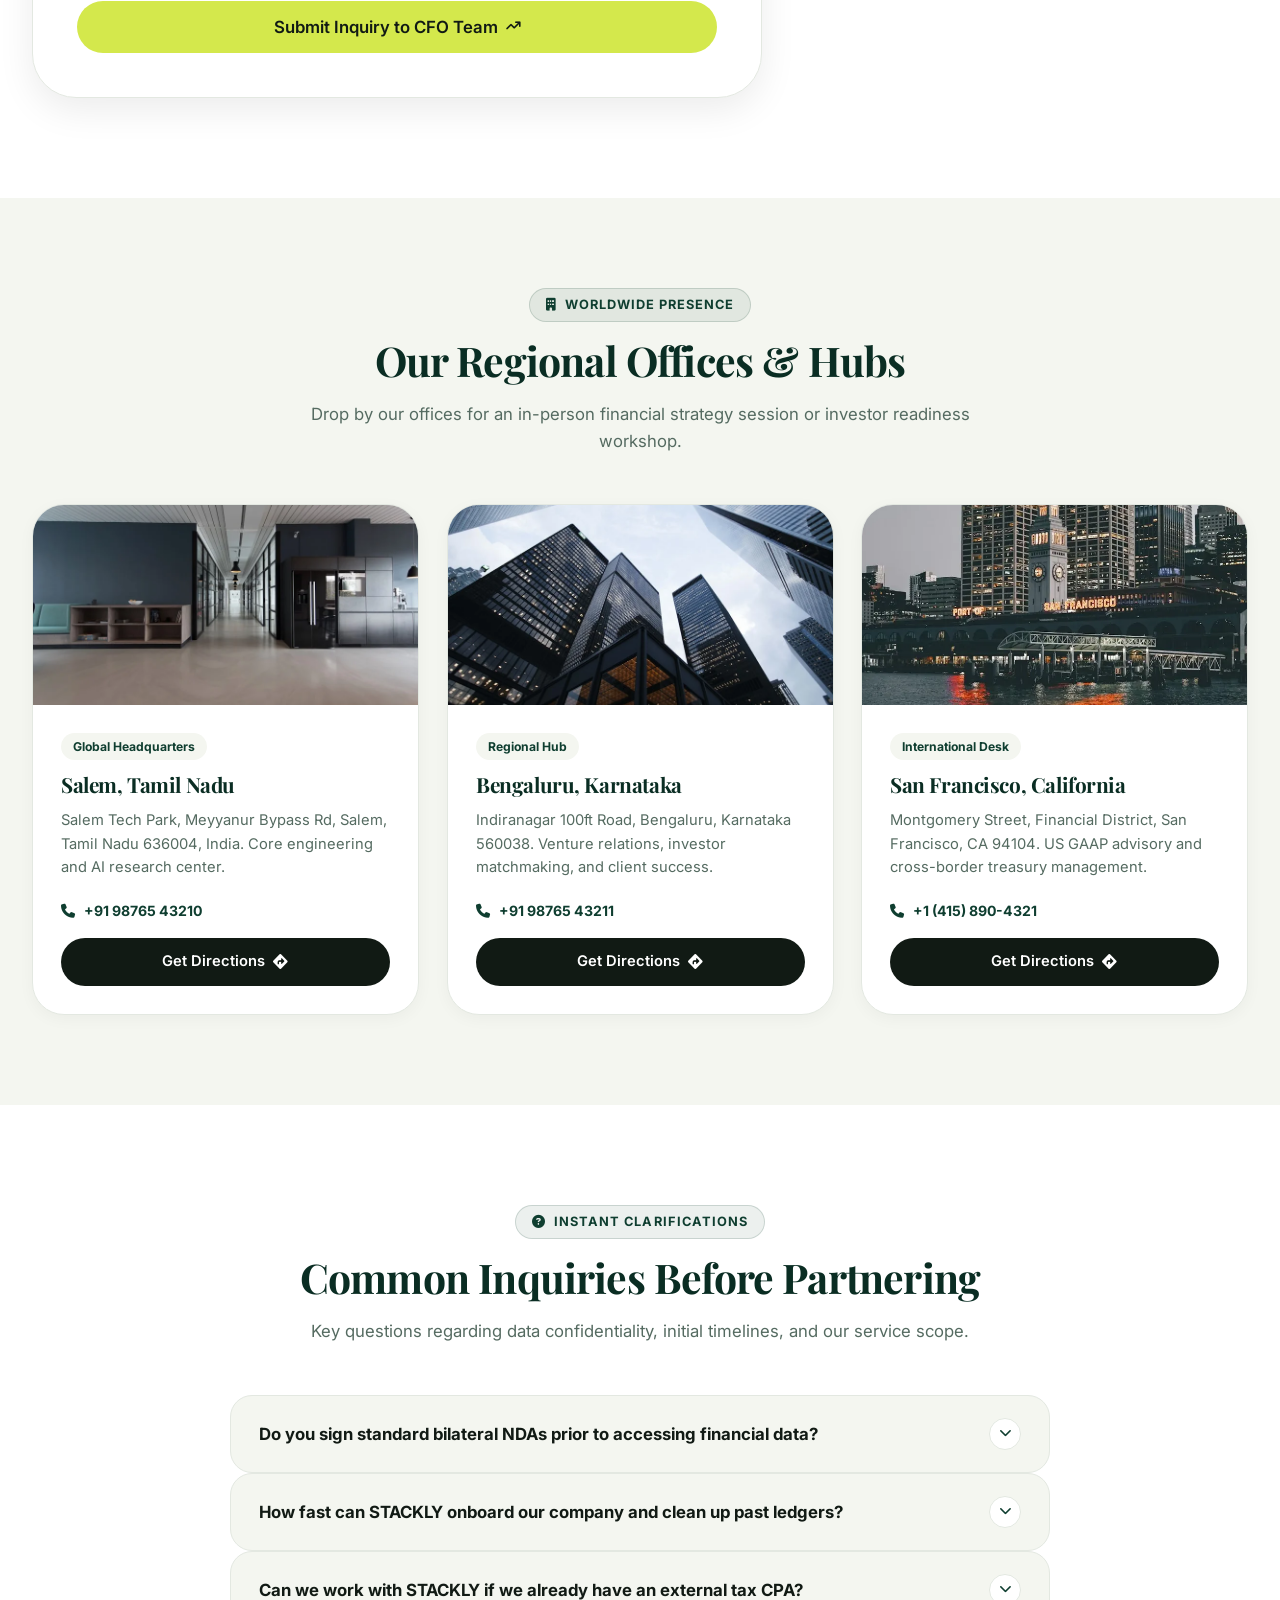
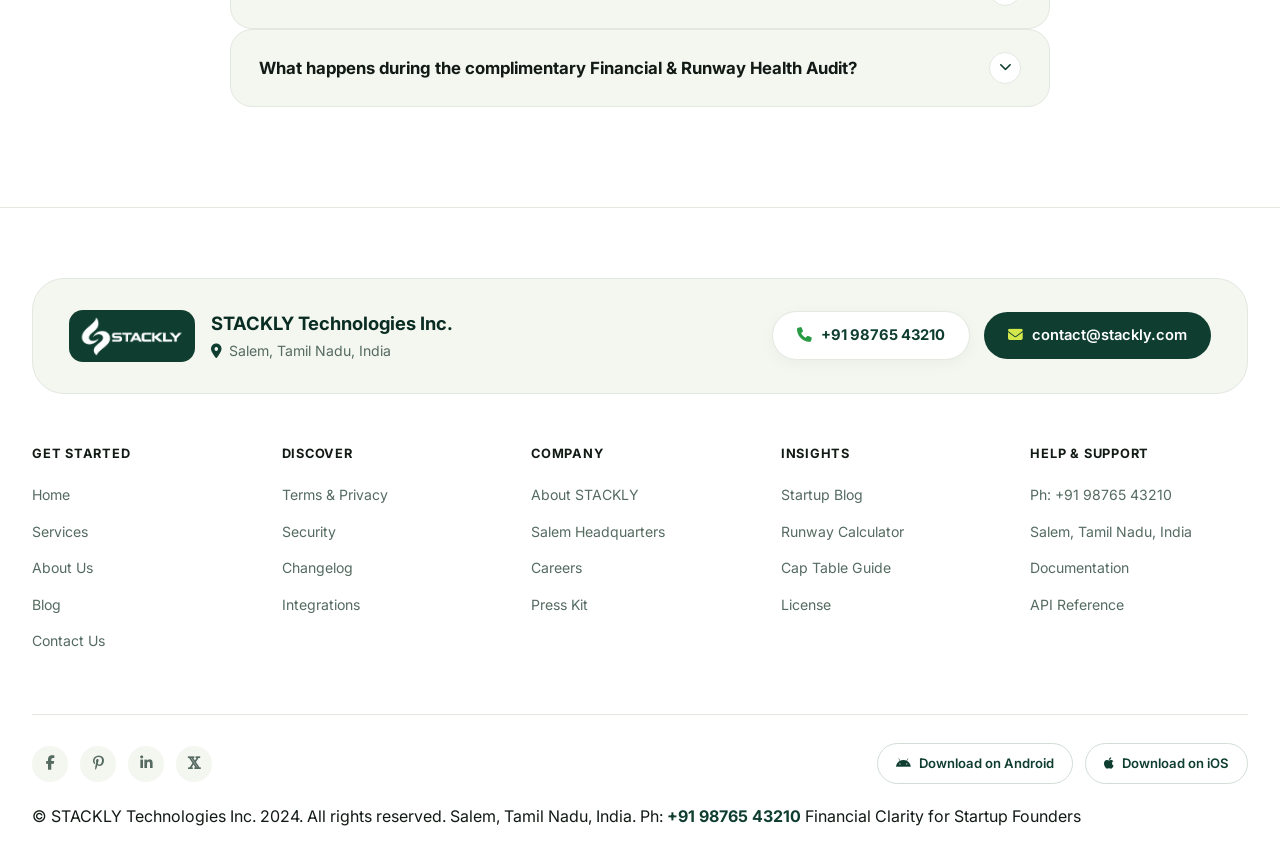
<file: contact.html>
<!DOCTYPE html>
<html lang="en">
<head>
  <meta charset="UTF-8">
  <meta name="viewport" content="width=device-width, initial-scale=1.0">
  <title>Contact Us — STACKLY Financial Advisory & Headquarters</title>
  <meta name="description" content="Connect with STACKLY's startup financial specialists. Book a fractional CFO consultation, request a runway audit, or visit our Salem, Tamil Nadu headquarters.">
  
  <!-- Google Fonts: Inter & Playfair Display -->
  <link rel="preconnect" href="https://fonts.googleapis.com">
  <link rel="preconnect" href="https://fonts.gstatic.com" crossorigin>
  <link href="https://fonts.googleapis.com/css2?family=Inter:wght@300;400;500;600;700;800&family=Playfair+Display:ital,wght@0,600;0,700;0,800;1,600&display=swap" rel="stylesheet">
  
  <!-- Font Awesome Icons -->
  <link rel="stylesheet" href="https://cdnjs.cloudflare.com/ajax/libs/font-awesome/6.4.0/css/all.min.css">
  
  <!-- Custom Stylesheet -->
  <link rel="stylesheet" href="style.css">
</head>
<body>

  <!-- ========================================================================
       HEADER & NAVIGATION
       ======================================================================== -->
  <header id="main-header">
    <div class="container header-container">
      <!-- Logo -->
      <a href="index.html" class="brand-logo" aria-label="STACKLY Home">
        <img src="images/logo.webp" alt="STACKLY Logo" style="height: 48px; width: auto; display: block;">
      </a>

      <!-- Pill Nav for Desktop -->
      <nav class="nav-pill-wrapper" aria-label="Main Navigation">
        <a href="index.html" class="nav-link">Home</a>
        <a href="service.html" class="nav-link">Services</a>
        <a href="about.html" class="nav-link">About Us</a>
        <a href="blog.html" class="nav-link">Blog</a>
        <a href="contact.html" class="nav-link active">Contact Us</a>
      </nav>

      <!-- Header CTA & Contact Phone -->
      <div class="header-cta-wrapper" style="display: flex; align-items: center; gap: 16px;">
        <a href="tel:9876543210" class="header-phone-link" style="color: rgba(255,255,255,0.9); font-size: 0.86rem; font-weight: 600; display: inline-flex; align-items: center; gap: 6px; transition: color 0.2s;">
          <i class="fa-solid fa-phone" style="color: var(--lime); font-size: 0.8rem;"></i> +91 98765 43210
        </a>
        <a href="login.html" class="btn btn-lime header-cta-btn">
          Login <i class="fa-solid fa-arrow-trend-up icon-arrow-diag"></i>
        </a>
      </div>

      <!-- Mobile Menu Toggle Button -->
      <button class="mobile-menu-toggle" id="mobileMenuBtn" aria-label="Toggle Navigation Menu">
        <i class="fa-solid fa-bars"></i>
      </button>
    </div>

    <!-- Mobile Dropdown Navigation -->
    <div class="mobile-dropdown" id="mobileNav">
      <!-- Mobile Menu Header with Close Button -->
      <div class="mobile-dropdown-header" style="display: flex; align-items: center; justify-content: space-between; width: 100%; padding-bottom: 14px; margin-bottom: 8px; border-bottom: 1px solid rgba(255,255,255,0.12);">
        <a href="index.html" class="brand-logo" aria-label="STACKLY Home" style="display: flex; align-items: center; gap: 8px; text-decoration: none;">
          <img src="images/logo.webp" alt="STACKLY Logo" style="height: 38px; width: auto; display: block;">
        </a>
        <button class="mobile-menu-close" id="mobileMenuCloseBtn" aria-label="Close Navigation Menu" style="width: 42px; height: 42px; border-radius: 50%; background: rgba(255, 255, 255, 0.12); border: 1px solid rgba(255, 255, 255, 0.25); color: #ffffff; font-size: 1.25rem; font-weight: 700; display: flex; align-items: center; justify-content: center; cursor: pointer; transition: all 0.2s ease;">
          <i class="fa-solid fa-xmark">✕</i>
        </button>
      </div>

      <a href="index.html" class="nav-link">Home</a>
      <a href="service.html" class="nav-link">Services</a>
      <a href="about.html" class="nav-link">About Us</a>
      <a href="blog.html" class="nav-link">Blog</a>
      <a href="contact.html" class="nav-link active">Contact Us</a>
      <div style="padding: 10px 14px; border-top: 1px solid rgba(255,255,255,0.1); margin-top: 6px; font-size: 0.85rem; color: rgba(255,255,255,0.85); display: flex; flex-direction: column; gap: 6px;">
        <a href="contact.html" style="color: var(--lime); font-weight: 700; display: flex; align-items: center; gap: 8px;">
          <i class="fa-solid fa-phone"></i> +91 98765 43210
        </a>
        <span><i class="fa-solid fa-location-dot" style="color: var(--lime); margin-right: 6px;"></i> Salem, Tamil Nadu, India</span>
      </div>
      <a href="login.html" class="btn btn-lime" style="margin-top: 6px; width: 100%;">
        Login <i class="fa-solid fa-arrow-trend-up"></i>
      </a>
    </div>
  </header>

  <!-- ========================================================================
       PAGE HERO / INTRO
       ======================================================================== -->
  <div class="page-hero-wrapper" id="contact-hero">
    <div class="container page-hero-grid">
      <div class="page-hero-content scroll-reveal">
        <div class="section-tag-pill">
          <i class="fa-solid fa-headset"></i> We're Here For Founders
        </div>
        <h1 class="page-hero-title">Let's build your financial runway engine together.</h1>
        <p class="page-hero-desc">
          Whether you need a full historical accounting audit, runway modeling for an upcoming Series A round, or custom corporate treasury solutions, our senior CPAs are ready to advise you.
        </p>
        <div style="display: flex; gap: 18px; flex-wrap: wrap; color: rgba(255,255,255,0.8); font-size: 0.92rem;">
          <span><i class="fa-solid fa-bolt" style="color: var(--lime); margin-right: 6px;"></i> Average response: Under 2 hours</span>
          <span><i class="fa-solid fa-shield-halved" style="color: var(--lime); margin-right: 6px;"></i> Strict NDA protection</span>
        </div>
      </div>

      <div class="page-hero-visual reveal-right">
        <div class="page-hero-img-card">
          <img src="images/img_1486406146926-c.webp" alt="Modern corporate headquarters tower">
          <div class="hero-floating-stat">
            <div class="stat-icon"><i class="fa-solid fa-location-dot"></i></div>
            <div>
              <div style="font-size: 1.15rem; font-weight: 800; color: var(--lime);">Salem HQ</div>
              <div style="font-size: 0.8rem; color: rgba(255,255,255,0.85);">Tamil Nadu, India • Global Operations</div>
            </div>
          </div>
        </div>
      </div>
    </div>
  </div>

  <!-- ========================================================================
       MAIN CONTACT HUB: FORM & DIRECT DETAILS
       ======================================================================== -->
  <div style="padding: 100px 0; background-color: var(--white);" id="contact-hub">
    <div class="container">
      <div class="contact-hub-grid">
        <!-- Left: Interactive Contact Form -->
        <div class="contact-form-card scroll-reveal">
          <div style="margin-bottom: 30px;">
            <span class="section-tag-pill dark-tag" style="margin-bottom: 10px;">
              <i class="fa-solid fa-paper-plane"></i> Direct Inquiry
            </span>
            <h3 style="font-size: 1.9rem; color: var(--green-dark); margin-bottom: 8px;">Schedule a Consultation</h3>
            <p style="color: var(--text-muted); font-size: 0.94rem;">
              Fill out the details below and an accredited CFO will review your company profile and respond promptly.
            </p>
          </div>

          <form id="mainContactForm" action="404.html" method="get" onsubmit="window.location.href='404.html'; return false;">
            <div class="form-grid-2">
              <div class="form-group">
                <label for="contactFullName">Your Full Name *</label>
                <input type="text" id="contactFullName" class="form-input" placeholder="e.g. Elena Vance" required>
              </div>
              <div class="form-group">
                <label for="contactWorkEmail">Work Email Address *</label>
                <input type="email" id="contactWorkEmail" class="form-input" placeholder="elena@company.com" required>
              </div>
            </div>

            <div class="form-grid-2">
              <div class="form-group">
                <label for="contactPhone">Phone Number *</label>
                <input type="tel" id="contactPhone" class="form-input" placeholder="+91 98765 43210" required>
              </div>
              <div class="form-group">
                <label for="contactCompany">Company / Startup Name *</label>
                <input type="text" id="contactCompany" class="form-input" placeholder="e.g. Acme Technologies" required>
              </div>
            </div>

            <div class="form-grid-2">
              <div class="form-group">
                <label for="contactStage">Current Funding Stage</label>
                <select id="contactStage" class="form-select">
                  <option value="pre-seed">Pre-Seed (&lt; $500K Raised)</option>
                  <option value="seed">Seed ($500K - $3M Raised)</option>
                  <option value="series-a">Series A ($3M - $15M Raised)</option>
                  <option value="series-b">Series B+ ($15M+ Raised)</option>
                  <option value="bootstrapped">Bootstrapped / Profitable</option>
                </select>
              </div>
              <div class="form-group">
                <label for="contactBurn">Monthly Net Burn Rate</label>
                <select id="contactBurn" class="form-select">
                  <option value="low">Under $25,000 / month</option>
                  <option value="medium">$25,000 - $75,000 / month</option>
                  <option value="high">$75,000 - $200,000 / month</option>
                  <option value="scale">$200,000+ / month</option>
                  <option value="positive">Cash-Flow Positive</option>
                </select>
              </div>
            </div>

            <div class="form-group">
              <label for="contactInquiryType">Primary Service Interest</label>
              <select id="contactInquiryType" class="form-select">
                <option value="audit">Complimentary Runway & Financial Health Audit</option>
                <option value="cfo">Fractional CFO & Strategic Advisory</option>
                <option value="bookkeeping">AI Continuous Bookkeeping & Reconciliation</option>
                <option value="captable">Cap Table & SAFE Dilution Modeling</option>
                <option value="tax">R&D Tax Credit Filing & Compliance</option>
                <option value="enterprise">Enterprise Custom Deployment</option>
              </select>
            </div>

            <div class="form-group">
              <label for="contactMessage">How can we help your team? *</label>
              <textarea id="contactMessage" class="form-textarea" rows="4" placeholder="Tell us about your current finance stack, key challenges, or upcoming fundraising targets..." required></textarea>
            </div>

            <div style="margin-bottom: 24px;">
              <label style="display: flex; align-items: center; gap: 10px; font-size: 0.85rem; color: var(--text-muted); cursor: pointer;">
                <input type="checkbox" required checked style="accent-color: var(--green);">
                <span>I agree to STACKLY's Privacy Policy and request an executive NDA prior to financial disclosure.</span>
              </label>
            </div>

            <button type="submit" class="btn btn-lime" style="width: 100%; padding: 16px; font-size: 1.05rem;">
              Submit Inquiry to CFO Team <i class="fa-solid fa-arrow-trend-up icon-arrow-diag"></i>
            </button>
          </form>
        </div>

        <!-- Right: Direct Contact & Office Details -->
        <div class="contact-info-panel reveal-right">
          <!-- Primary Direct Info Card -->
          <div class="contact-info-card">
            <h4 style="font-size: 1.35rem; margin-bottom: 20px; color: var(--lime);">Direct Communication</h4>

            <div class="contact-info-item">
              <div class="contact-icon-box"><i class="fa-solid fa-phone"></i></div>
              <div>
                <span style="font-size: 0.8rem; color: rgba(255,255,255,0.7); text-transform: uppercase;">Direct Line</span>
                <a href="tel:9876543210" style="display: block; font-size: 1.15rem; font-weight: 700; color: var(--white); margin-top: 2px;">
                  +91 98765 43210
                </a>
                <span style="font-size: 0.78rem; color: var(--lime);">Mon - Fri, 9:00 AM - 7:00 PM IST</span>
              </div>
            </div>

            <div class="contact-info-item">
              <div class="contact-icon-box"><i class="fa-solid fa-envelope"></i></div>
              <div>
                <span style="font-size: 0.8rem; color: rgba(255,255,255,0.7); text-transform: uppercase;">Official Inquiries</span>
                <a href="mailto:contact@stackly.com" style="display: block; font-size: 1.05rem; font-weight: 600; color: var(--white); margin-top: 2px;">
                  contact@stackly.com
                </a>
                <span style="font-size: 0.78rem; color: rgba(255,255,255,0.75);">Encrypted PGP Available</span>
              </div>
            </div>

            <div class="contact-info-item">
              <div class="contact-icon-box"><i class="fa-solid fa-location-dot"></i></div>
              <div>
                <span style="font-size: 0.8rem; color: rgba(255,255,255,0.7); text-transform: uppercase;">Global Headquarters</span>
                <p style="font-size: 0.95rem; color: var(--white); line-height: 1.5; margin-top: 2px;">
                  STACKLY Technologies Inc.<br>
                  Salem High-Tech Park, Salem,<br>
                  Tamil Nadu 636001, India
                </p>
              </div>
            </div>

            <div style="border-top: 1px solid rgba(255,255,255,0.15); padding-top: 18px; margin-top: 10px; display: flex; align-items: center; justify-content: space-between;">
              <span style="font-size: 0.84rem; color: rgba(255,255,255,0.85); display: flex; align-items: center; gap: 8px;">
                <span style="width: 8px; height: 8px; background: var(--lime); border-radius: 50%; display: inline-block;"></span>
                Support Team Online
              </span>
              <a href="tel:9876543210" class="btn btn-lime" style="padding: 8px 18px; font-size: 0.82rem;">
                Call Now <i class="fa-solid fa-phone"></i>
              </a>
            </div>
          </div>

          <!-- Quick Discovery Call Card -->
          <div style="background: var(--cream); border: 1.5px solid var(--border-light); border-radius: var(--radius-xl); padding: 32px;">
            <div style="width: 44px; height: 44px; background: var(--green-dark); color: var(--lime); border-radius: 12px; display: flex; align-items: center; justify-content: center; font-size: 1.1rem; margin-bottom: 16px;">
              <i class="fa-regular fa-calendar-check"></i>
            </div>
            <h4 style="font-size: 1.18rem; color: var(--green-dark); margin-bottom: 8px;">Prefer a Quick 15-Minute Intro?</h4>
            <p style="font-size: 0.88rem; color: var(--text-muted); line-height: 1.55; margin-bottom: 18px;">
              Skip the email ping-pong. Select an open slot directly on our Senior Financial Partner calendar.
            </p>
            <a href="404.html" class="btn btn-dark" style="width: 100%;">
              Open Live Booking Calendar <i class="fa-solid fa-arrow-trend-up"></i>
            </a>
          </div>
        </div>
      </div>
    </div>
  </div>

  <!-- ========================================================================
       GLOBAL OFFICE LOCATIONS
       ======================================================================== -->
  <div style="padding: 90px 0; background-color: var(--cream);" id="contact-locations">
    <div class="container">
      <div style="text-align: center; max-width: 720px; margin: 0 auto 50px;" class="scroll-reveal">
        <div class="section-tag-pill dark-tag">
          <i class="fa-solid fa-building"></i> Worldwide Presence
        </div>
        <h2 style="font-size: clamp(2rem, 3.2vw, 2.7rem); color: var(--green-dark); margin-bottom: 16px;">
          Our Regional Offices & Hubs
        </h2>
        <p style="color: var(--text-muted); font-size: 1.05rem;">
          Drop by our offices for an in-person financial strategy session or investor readiness workshop.
        </p>
      </div>

      <div class="services-card-grid">
        <!-- Location 1 -->
        <div class="service-card scroll-reveal">
          <img src="images/img_1497366216548-3.webp" alt="Salem Global Headquarters" class="service-card-img">
          <div class="service-card-body">
            <span class="service-badge">Global Headquarters</span>
            <h3 class="service-title">Salem, Tamil Nadu</h3>
            <p class="service-text">
              Salem Tech Park, Meyyanur Bypass Rd, Salem, Tamil Nadu 636004, India. Core engineering and AI research center.
            </p>
            <div style="font-size: 0.88rem; font-weight: 700; color: var(--green); margin-bottom: 16px;">
              <i class="fa-solid fa-phone" style="margin-right: 6px;"></i> +91 98765 43210
            </div>
            <a href="404.html" class="btn btn-dark" style="width: 100%;">Get Directions <i class="fa-solid fa-diamond-turn-right"></i></a>
          </div>
        </div>

        <!-- Location 2 -->
        <div class="service-card scroll-reveal" style="transition-delay: 0.1s;">
          <img src="images/img_1486406146926-c.webp" alt="Bengaluru Financial Hub" class="service-card-img">
          <div class="service-card-body">
            <span class="service-badge">Regional Hub</span>
            <h3 class="service-title">Bengaluru, Karnataka</h3>
            <p class="service-text">
              Indiranagar 100ft Road, Bengaluru, Karnataka 560038. Venture relations, investor matchmaking, and client success.
            </p>
            <div style="font-size: 0.88rem; font-weight: 700; color: var(--green); margin-bottom: 16px;">
              <i class="fa-solid fa-phone" style="margin-right: 6px;"></i> +91 98765 43211
            </div>
            <a href="404.html" class="btn btn-dark" style="width: 100%;">Get Directions <i class="fa-solid fa-diamond-turn-right"></i></a>
          </div>
        </div>

        <!-- Location 3 -->
        <div class="service-card scroll-reveal" style="transition-delay: 0.2s;">
          <img src="images/img_1506146332389-1.webp" alt="San Francisco Partner Desk" class="service-card-img">
          <div class="service-card-body">
            <span class="service-badge">International Desk</span>
            <h3 class="service-title">San Francisco, California</h3>
            <p class="service-text">
              Montgomery Street, Financial District, San Francisco, CA 94104. US GAAP advisory and cross-border treasury management.
            </p>
            <div style="font-size: 0.88rem; font-weight: 700; color: var(--green); margin-bottom: 16px;">
              <i class="fa-solid fa-phone" style="margin-right: 6px;"></i> +1 (415) 890-4321
            </div>
            <a href="404.html" class="btn btn-dark" style="width: 100%;">Get Directions <i class="fa-solid fa-diamond-turn-right"></i></a>
          </div>
        </div>
      </div>
    </div>
  </div>

  <!-- ========================================================================
       FREQUENTLY ASKED QUESTIONS
       ======================================================================== -->
  <div style="padding: 100px 0; background-color: var(--white);" id="contact-faq">
    <div class="container">
      <div style="text-align: center; max-width: 720px; margin: 0 auto 50px;" class="scroll-reveal">
        <div class="section-tag-pill dark-tag">
          <i class="fa-solid fa-circle-question"></i> Instant Clarifications
        </div>
        <h2 style="font-size: clamp(2rem, 3.2vw, 2.7rem); color: var(--green-dark); margin-bottom: 16px;">
          Common Inquiries Before Partnering
        </h2>
        <p style="color: var(--text-muted); font-size: 1.05rem;">
          Key questions regarding data confidentiality, initial timelines, and our service scope.
        </p>
      </div>

      <div class="faq-accordion-wrap" style="max-width: 820px; margin: 0 auto;">
        <!-- FAQ 1 -->
        <div class="faq-item">
          <button class="faq-question-btn" aria-expanded="false">
            <span>Do you sign standard bilateral NDAs prior to accessing financial data?</span>
            <div class="faq-icon-chevron"><i class="fa-solid fa-chevron-down"></i></div>
          </button>
          <div class="faq-answer-pane">
            <p>Yes, absolutely. We execute mutual Non-Disclosure Agreements with every prospective founder before any bank feeds, cap tables, or tax records are shared. Your fiscal data remains 100% confidential under bank-grade SOC-2 security protocols.</p>
          </div>
        </div>

        <!-- FAQ 2 -->
        <div class="faq-item">
          <button class="faq-question-btn" aria-expanded="false">
            <span>How fast can STACKLY onboard our company and clean up past ledgers?</span>
            <div class="faq-icon-chevron"><i class="fa-solid fa-chevron-down"></i></div>
          </button>
          <div class="faq-answer-pane">
            <p>Our typical onboarding takes between 48 to 96 hours. Once read-only banking and Stripe credentials are connected via secure API tokens, our AI algorithms automatically categorize up to 18 months of historical transactions with CPA verification.</p>
          </div>
        </div>

        <!-- FAQ 3 -->
        <div class="faq-item">
          <button class="faq-question-btn" aria-expanded="false">
            <span>Can we work with STACKLY if we already have an external tax CPA?</span>
            <div class="faq-icon-chevron"><i class="fa-solid fa-chevron-down"></i></div>
          </button>
          <div class="faq-answer-pane">
            <p>Yes. Many of our clients retain their existing annual corporate tax CPA while utilizing STACKLY for real-time monthly closing, runway scenario simulations, R&D tax credit calculations, and board deck preparation.</p>
          </div>
        </div>

        <!-- FAQ 4 -->
        <div class="faq-item">
          <button class="faq-question-btn" aria-expanded="false">
            <span>What happens during the complimentary Financial & Runway Health Audit?</span>
            <div class="faq-icon-chevron"><i class="fa-solid fa-chevron-down"></i></div>
          </button>
          <div class="faq-answer-pane">
            <p>Our senior finance partners review your trailing 6-month burn, calculate your exact zero-cash date across 3 market scenarios, identify duplicate recurring subscriptions, and deliver an executive 5-page PDF summary with zero obligation.</p>
          </div>
        </div>
      </div>
    </div>
  </div>

  <!-- ========================================================================
       FOOTER
       ======================================================================== -->
  <footer id="footer">
    <div class="container">
      <!-- STACKLY Company Headquarters & Contact Info Bar -->
      <div style="background: var(--cream); border: 1.5px solid var(--border-light); border-radius: var(--radius-lg); padding: 30px 36px; margin-bottom: 50px; display: flex; align-items: center; justify-content: space-between; flex-wrap: wrap; gap: 24px;">
        <div style="display: flex; align-items: center; gap: 16px;">
          <a href="index.html" aria-label="STACKLY Home" style="background: var(--green); border-radius: 14px; padding: 6px 10px; display: flex; align-items: center; justify-content: center; text-decoration: none; transition: transform 0.2s ease;">
            <img src="images/logo.webp" alt="STACKLY Logo" style="height: 40px; width: auto; display: block; filter: brightness(0) invert(1);">
          </a>
          <div>
            <h4 style="font-size: 1.15rem; color: var(--green-dark); margin-bottom: 2px;">STACKLY Technologies Inc.</h4>
            <p style="font-size: 0.88rem; color: var(--text-muted); display: flex; align-items: center; gap: 7px;">
              <i class="fa-solid fa-location-dot" style="color: var(--green);"></i> Salem, Tamil Nadu, India
            </p>
          </div>
        </div>

        <div style="display: flex; align-items: center; gap: 14px; flex-wrap: wrap;">
          <a href="contact.html" style="background: var(--white); border: 1.5px solid var(--border-light); padding: 12px 24px; border-radius: var(--radius-full); font-size: 0.92rem; font-weight: 700; color: var(--green); display: inline-flex; align-items: center; gap: 9px; box-shadow: var(--shadow-sm); transition: var(--transition);">
            <i class="fa-solid fa-phone" style="color: #299b45;"></i> +91 98765 43210
          </a>
          <a href="mailto:contact@stackly.com" style="background: var(--green); color: var(--white); padding: 12px 24px; border-radius: var(--radius-full); font-size: 0.92rem; font-weight: 600; display: inline-flex; align-items: center; gap: 9px; transition: var(--transition);">
            <i class="fa-solid fa-envelope" style="color: var(--lime);"></i> contact@stackly.com
          </a>
        </div>
      </div>

      <div class="footer-nav-grid">
        <div class="footer-col">
          <h5>Get Started</h5>
          <ul>
            <li><a href="index.html">Home</a></li>
            <li><a href="service.html">Services</a></li>
            <li><a href="about.html">About Us</a></li>
            <li><a href="blog.html">Blog</a></li>
            <li><a href="contact.html">Contact Us</a></li>
          </ul>
        </div>

        <div class="footer-col">
          <h5>Discover</h5>
          <ul>
            <li><a href="404.html">Terms & Privacy</a></li>
            <li><a href="404.html">Security</a></li>
            <li><a href="404.html">Changelog</a></li>
            <li><a href="404.html">Integrations</a></li>
          </ul>
        </div>

        <div class="footer-col">
          <h5>Company</h5>
          <ul>
            <li><a href="404.html">About STACKLY</a></li>
            <li><a href="404.html">Salem Headquarters</a></li>
            <li><a href="404.html">Careers</a></li>
            <li><a href="404.html">Press Kit</a></li>
          </ul>
        </div>

        <div class="footer-col">
          <h5>Insights</h5>
          <ul>
            <li><a href="404.html">Startup Blog</a></li>
            <li><a href="404.html">Runway Calculator</a></li>
            <li><a href="404.html">Cap Table Guide</a></li>
            <li><a href="404.html">License</a></li>
          </ul>
        </div>

        <div class="footer-col">
          <h5>Help & Support</h5>
          <ul>
            <li><a href="contact.html">Ph: +91 98765 43210</a></li>
            <li><a href="404.html">Salem, Tamil Nadu, India</a></li>
            <li><a href="404.html">Documentation</a></li>
            <li><a href="404.html">API Reference</a></li>
          </ul>
        </div>
      </div>

      <div class="footer-bottom-bar">
        <!-- Social Icons -->
        <div class="footer-social-links">
          <a href="404.html" class="social-circle-btn" aria-label="Facebook"><i class="fa-brands fa-facebook-f"></i></a>
          <a href="404.html" class="social-circle-btn" aria-label="Pinterest"><i class="fa-brands fa-pinterest-p"></i></a>
          <a href="404.html" class="social-circle-btn" aria-label="LinkedIn"><i class="fa-brands fa-linkedin-in"></i></a>
          <a href="404.html" class="social-circle-btn" aria-label="Twitter / X"><span style="font-size: 1rem; font-weight: 700; font-family: serif; line-height: 1;">𝕏</span></a>
        </div>

        <!-- App Store Buttons -->
        <div class="footer-app-badges">
          <a href="404.html" class="store-pill-btn">
            <i class="fa-brands fa-android"></i> Download on Android
          </a>
          <a href="404.html" class="store-pill-btn">
            <i class="fa-brands fa-apple"></i> Download on iOS
          </a>
        </div>

        <!-- Copyright -->
        <div class="footer-copyright">
          <span>© STACKLY Technologies Inc. 2024. All rights reserved. Salem, Tamil Nadu, India. Ph: <a href="contact.html" style="color: var(--green); font-weight: 700;">+91 98765 43210</a></span>
          <span>Financial Clarity for Startup Founders</span>
        </div>
      </div>
    </div>
  </footer>

  <!-- ========================================================================
       JAVASCRIPT: INTERSECTION OBSERVER SCROLL ANIMATIONS & FAQ ACCORDION
       ======================================================================== -->
  <script>
    document.addEventListener('DOMContentLoaded', () => {
      // Sticky header
      const header = document.getElementById('main-header');
      window.addEventListener('scroll', () => {
        if (window.scrollY > 40) {
          header.classList.add('scrolled');
        } else {
          header.classList.remove('scrolled');
        }
      });

      // Mobile menu toggle
      const mobileBtn = document.getElementById('mobileMenuBtn');
      const mobileNav = document.getElementById('mobileNav');
      const mobileCloseBtn = document.getElementById('mobileMenuCloseBtn');

      if (mobileBtn && mobileNav) {
        mobileBtn.addEventListener('click', () => {
          mobileNav.classList.toggle('open');
          const isOpen = mobileNav.classList.contains('open');
          mobileBtn.innerHTML = isOpen ? '<i class="fa-solid fa-xmark"></i>' : '<i class="fa-solid fa-bars"></i>';
        });

        if (mobileCloseBtn) {
          mobileCloseBtn.addEventListener('click', () => {
            mobileNav.classList.remove('open');
            mobileBtn.innerHTML = '<i class="fa-solid fa-bars"></i>';
          });
        }

        mobileNav.querySelectorAll('.nav-link, .btn').forEach(link => {
          link.addEventListener('click', () => {
            mobileNav.classList.remove('open');
            mobileBtn.innerHTML = '<i class="fa-solid fa-bars"></i>';
          });
        });
      }

      // Intersection Observer for Scroll Animations
      const animElements = document.querySelectorAll('.scroll-reveal, .reveal-left, .reveal-right, .reveal-scale, .fade-in-up');
      const observer = new IntersectionObserver((entries) => {
        entries.forEach(entry => {
          if (entry.isIntersecting) {
            entry.target.classList.add('visible');
          }
        });
      }, {
        threshold: 0.1,
        rootMargin: '0px 0px -30px 0px'
      });

      animElements.forEach(el => observer.observe(el));

      // FAQ Accordion
      const faqItems = document.querySelectorAll('.faq-item');
      faqItems.forEach(item => {
        const btn = item.querySelector('.faq-question-btn');
        if (btn) {
          btn.addEventListener('click', () => {
            const isActive = item.classList.contains('active');
            faqItems.forEach(i => {
              i.classList.remove('active');
              const b = i.querySelector('.faq-question-btn');
              if (b) b.setAttribute('aria-expanded', 'false');
            });

            if (!isActive) {
              item.classList.add('active');
              btn.setAttribute('aria-expanded', 'true');
            }
          });
        }
      });
    });
  </script>
</body>
</html>
</file>
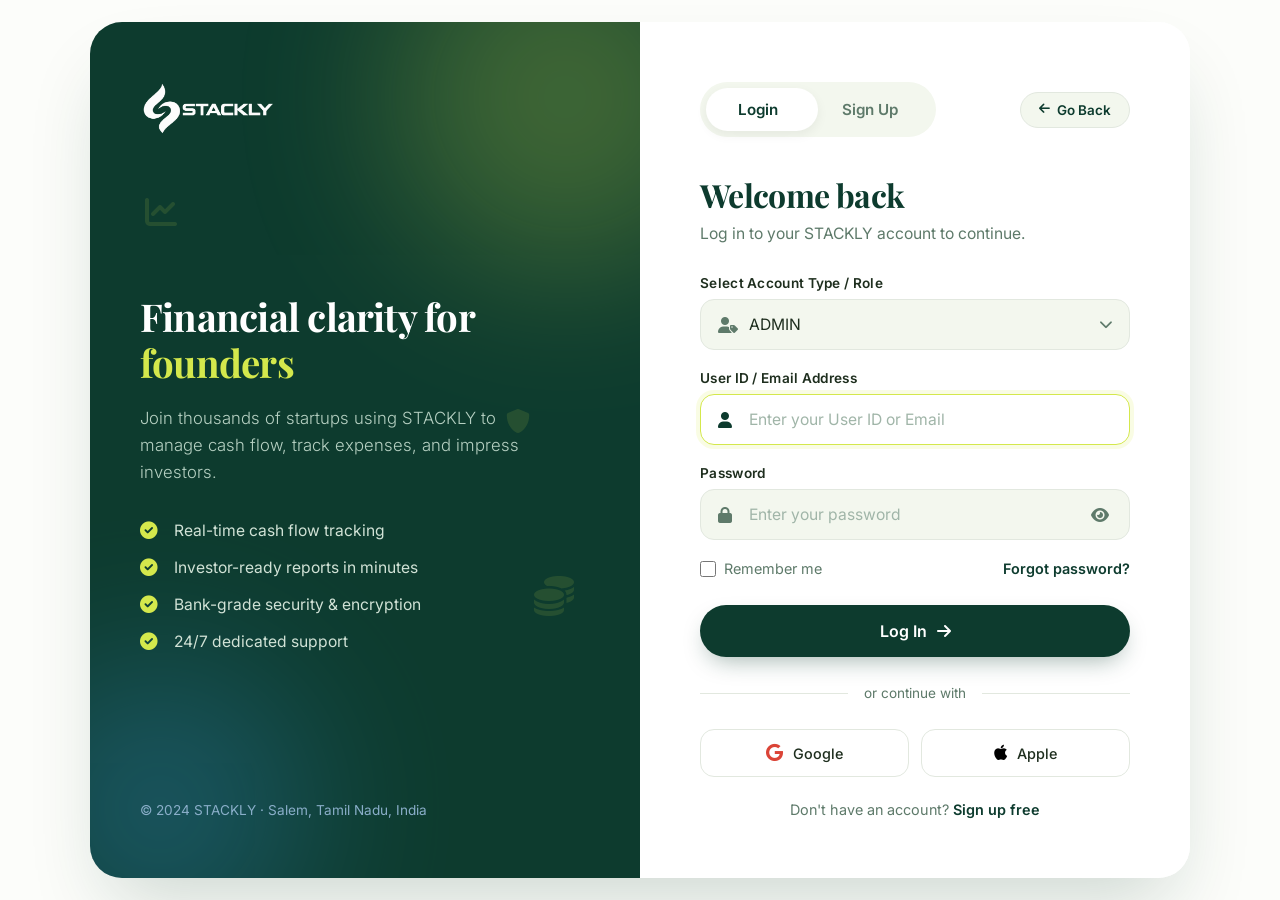
<file: login.html>
<!DOCTYPE html>
<html lang="en">
<head>
  <meta charset="UTF-8">
  <meta name="viewport" content="width=device-width, initial-scale=1.0">
  <title>STACKLY · Login / Sign Up</title>
  <!-- Google Fonts -->
  <link rel="preconnect" href="https://fonts.googleapis.com">
  <link rel="preconnect" href="https://fonts.gstatic.com" crossorigin>
  <link href="https://fonts.googleapis.com/css2?family=Inter:opsz,wght@14..32,300;14..32,400;14..32,500;14..32,600;14..32,700&family=Playfair+Display:ital,wght@0,500;0,600;0,700;0,800;1,500&display=swap" rel="stylesheet">
  <link rel="stylesheet" href="https://cdnjs.cloudflare.com/ajax/libs/font-awesome/6.0.0-beta3/css/all.min.css">
  <style>
    * {
      margin: 0;
      padding: 0;
      box-sizing: border-box;
    }

    :root {
      --deep-green: #0d3b2e;
      --lime: #d4e84c;
      --lime-dark: #c4d93a;
      --lime-light: #eaf5b0;
      --cream: #f3f7ee;
      --off-white: #fcfdfa;
      --text-dark: #1e2e1e;
      --text-muted: #5e7a6a;
      --border-light: #e2e8df;
      --error-red: #e74c3c;
      --success-green: #27ae60;
    }

    body {
      font-family: 'Inter', sans-serif;
      background: var(--off-white);
      color: var(--text-dark);
      min-height: 100vh;
      display: flex;
      align-items: center;
      justify-content: center;
      overflow-x: hidden;
      padding: 20px;
    }

    /* --- Main Auth Container (Split Screen) --- */
    .auth-wrapper {
      display: grid;
      grid-template-columns: 1fr 1fr;
      max-width: 1100px;
      width: 100%;
      background: white;
      border-radius: 32px;
      overflow: hidden;
      box-shadow: 0 40px 80px -20px rgba(13, 59, 46, 0.2);
      animation: wrapperEntrance 1s cubic-bezier(0.23, 1, 0.32, 1) both;
      position: relative;
      min-height: 640px;
    }

    @keyframes wrapperEntrance {
      from {
        opacity: 0;
        transform: scale(0.95) translateY(30px);
      }
      to {
        opacity: 1;
        transform: scale(1) translateY(0);
      }
    }

    /* --- LEFT PANEL: Brand / Visual --- */
    .auth-visual {
      background: var(--deep-green);
      padding: 60px 50px;
      display: flex;
      flex-direction: column;
      justify-content: space-between;
      position: relative;
      overflow: hidden;
      color: white;
    }

    /* Animated blobs inside visual panel */
    .visual-blob {
      position: absolute;
      border-radius: 50%;
      filter: blur(80px);
      opacity: 0.25;
      z-index: 0;
      animation: floatBlob 10s ease-in-out infinite;
    }

    .visual-blob-1 {
      width: 350px;
      height: 350px;
      background: var(--lime);
      top: -100px;
      right: -100px;
      animation-delay: 0s;
    }

    .visual-blob-2 {
      width: 300px;
      height: 300px;
      background: #42a5f5;
      bottom: -80px;
      left: -80px;
      animation-delay: -5s;
    }

    @keyframes floatBlob {
      0%, 100% { transform: translate(0, 0) scale(1); }
      50% { transform: translate(30px, -30px) scale(1.1); }
    }

    .visual-logo {
      font-family: 'Playfair Display', serif;
      font-size: 2rem;
      font-weight: 700;
      color: white;
      letter-spacing: -0.5px;
      z-index: 2;
      position: relative;
    }

    .visual-logo span {
      color: var(--lime);
    }

    .visual-content {
      z-index: 2;
      position: relative;
    }

    .visual-content h2 {
      font-family: 'Playfair Display', serif;
      font-size: 2.4rem;
      font-weight: 700;
      line-height: 1.2;
      margin-bottom: 20px;
      letter-spacing: -0.02em;
    }

    .visual-content h2 i {
      color: var(--lime);
      font-style: normal;
    }

    .visual-content p {
      font-size: 1.05rem;
      color: #b6d0c2;
      line-height: 1.6;
      font-weight: 300;
      margin-bottom: 36px;
      max-width: 90%;
    }

    .visual-features {
      list-style: none;
      display: flex;
      flex-direction: column;
      gap: 18px;
    }

    .visual-features li {
      display: flex;
      align-items: center;
      gap: 14px;
      font-size: 0.98rem;
      color: #d1e2d6;
    }

    .visual-features li i {
      color: var(--lime);
      font-size: 1.1rem;
      width: 20px;
    }

    .visual-footer {
      z-index: 2;
      position: relative;
      font-size: 0.85rem;
      color: #8aaec9;
    }

    /* Floating icons in visual panel */
    .float-icon {
      position: absolute;
      color: rgba(212, 232, 76, 0.12);
      font-size: 2rem;
      animation: floatIcon 8s ease-in-out infinite;
      pointer-events: none;
      z-index: 1;
    }

    .float-icon-1 { top: 20%; left: 10%; animation-delay: 0s; }
    .float-icon-2 { bottom: 30%; right: 12%; font-size: 2.5rem; animation-delay: -3s; }
    .float-icon-3 { top: 45%; right: 20%; font-size: 1.5rem; animation-delay: -5s; }

    @keyframes floatIcon {
      0%, 100% { transform: translate(0, 0) rotate(0deg); }
      50% { transform: translate(15px, -15px) rotate(5deg); }
    }

    /* --- Floating Page Back Button --- */
    .page-back-btn {
      position: fixed;
      top: 24px;
      left: 24px;
      display: inline-flex;
      align-items: center;
      gap: 8px;
      padding: 10px 20px;
      background: white;
      color: var(--deep-green);
      border: 1.5px solid var(--border-light);
      border-radius: 50px;
      font-size: 0.88rem;
      font-weight: 600;
      text-decoration: none;
      box-shadow: 0 4px 16px rgba(0, 0, 0, 0.06);
      transition: all 0.3s cubic-bezier(0.25, 0.46, 0.45, 0.94);
      z-index: 100;
      font-family: 'Inter', sans-serif;
    }

    .page-back-btn:hover {
      background: var(--deep-green);
      color: white;
      border-color: var(--deep-green);
      transform: translateX(-4px);
      box-shadow: 0 8px 24px rgba(13, 59, 46, 0.2);
    }

    .page-back-btn i {
      transition: transform 0.2s ease;
    }

    .page-back-btn:hover i {
      transform: translateX(-3px);
    }

    /* --- Inside Card Back Button & Top Bar --- */
    .auth-top-bar {
      display: flex;
      align-items: center;
      justify-content: space-between;
      gap: 16px;
      margin-bottom: 36px;
      width: 100%;
    }

    .go-back-btn {
      position: static;
      display: inline-flex;
      align-items: center;
      gap: 7px;
      padding: 9px 18px;
      border-radius: 50px;
      background: var(--cream);
      color: var(--deep-green);
      font-size: 0.84rem;
      font-weight: 600;
      text-decoration: none;
      border: 1px solid var(--border-light);
      transition: all 0.3s ease;
      white-space: nowrap;
      flex-shrink: 0;
    }

    .go-back-btn:hover {
      background: var(--deep-green);
      color: white;
      border-color: var(--deep-green);
      transform: translateX(-2px);
      box-shadow: 0 4px 12px rgba(13, 59, 46, 0.15);
    }

    .go-back-btn i {
      font-size: 0.78rem;
      transition: transform 0.2s ease;
    }

    .go-back-btn:hover i {
      transform: translateX(-2px);
    }

    /* --- RIGHT PANEL: Form --- */
    .auth-form-panel {
      padding: 60px 60px;
      display: flex;
      flex-direction: column;
      justify-content: center;
      background: white;
      position: relative;
    }

    /* Tab Switcher (Login / Signup) */
    .auth-tabs {
      display: flex;
      background: var(--cream);
      padding: 6px;
      border-radius: 50px;
      margin-bottom: 0;
      position: relative;
      width: fit-content;
    }

    .auth-tab {
      padding: 12px 32px;
      border-radius: 50px;
      font-weight: 600;
      font-size: 0.95rem;
      cursor: pointer;
      border: none;
      background: transparent;
      color: var(--text-muted);
      transition: color 0.3s;
      position: relative;
      z-index: 2;
      font-family: 'Inter', sans-serif;
    }

    .auth-tab.active {
      color: var(--deep-green);
    }

    .tab-slider {
      position: absolute;
      top: 6px;
      left: 6px;
      height: calc(100% - 12px);
      width: calc(50% - 6px);
      background: white;
      border-radius: 50px;
      box-shadow: 0 4px 12px rgba(0, 0, 0, 0.06);
      transition: transform 0.4s cubic-bezier(0.25, 0.46, 0.45, 0.94);
      z-index: 1;
    }

    .auth-tabs.signup-active .tab-slider {
      transform: translateX(100%);
    }

    /* Form */
    .auth-form {
      display: none;
      animation: formFadeIn 0.5s ease-out;
    }

    .auth-form.active {
      display: block;
    }

    @keyframes formFadeIn {
      from {
        opacity: 0;
        transform: translateY(15px);
      }
      to {
        opacity: 1;
        transform: translateY(0);
      }
    }

    .form-title {
      font-family: 'Playfair Display', serif;
      font-size: 2rem;
      font-weight: 700;
      color: var(--deep-green);
      margin-bottom: 8px;
      letter-spacing: -0.02em;
    }

    .form-subtitle {
      color: var(--text-muted);
      font-size: 0.98rem;
      margin-bottom: 32px;
    }

    .form-group {
      margin-bottom: 20px;
      position: relative;
      width: 100%;
      max-width: 100%;
      box-sizing: border-box;
    }

    .form-group label {
      display: block;
      font-size: 0.85rem;
      font-weight: 600;
      color: var(--text-dark);
      margin-bottom: 8px;
      letter-spacing: 0.3px;
    }

    .input-wrapper {
      position: relative;
      display: flex;
      align-items: center;
      width: 100%;
      max-width: 100%;
      box-sizing: border-box;
    }

    .input-wrapper > i:first-child {
      position: absolute;
      left: 18px;
      color: var(--text-muted);
      font-size: 1rem;
      transition: color 0.3s;
      pointer-events: none;
      z-index: 1;
    }

    .form-group input,
    .form-group select {
      width: 100%;
      max-width: 100%;
      box-sizing: border-box;
      padding: 15px 18px 15px 48px;
      border: 1.5px solid var(--border-light);
      border-radius: 14px;
      font-size: 0.98rem;
      font-family: 'Inter', sans-serif;
      background: var(--cream);
      color: var(--text-dark);
      outline: none;
      transition: all 0.3s;
    }

    .input-wrapper input[type="password"],
    .input-wrapper input[type="text"] {
      padding-right: 48px;
    }

    .form-group select {
      padding-right: 44px;
      appearance: none;
      -webkit-appearance: none;
      -moz-appearance: none;
      cursor: pointer;
    }

    .form-group input:focus,
    .form-group select:focus {
      border-color: var(--lime);
      background: white;
      box-shadow: 0 0 0 4px rgba(212, 232, 76, 0.15);
    }

    .select-chevron {
      position: absolute;
      right: 18px !important;
      left: auto !important;
      color: var(--text-muted);
      font-size: 0.85rem !important;
      pointer-events: none;
    }

    .form-group input:focus ~ i:first-child,
    .form-group select:focus ~ i:first-child,
    .input-wrapper:focus-within > i:first-child {
      color: var(--deep-green);
    }

    .form-group input::placeholder {
      color: #a0b5a8;
    }

    .password-toggle {
      position: absolute;
      right: 14px;
      top: 50%;
      transform: translateY(-50%);
      width: 32px;
      height: 32px;
      display: flex;
      align-items: center;
      justify-content: center;
      color: var(--text-muted);
      cursor: pointer;
      border-radius: 50%;
      transition: all 0.25s ease;
      z-index: 5;
      user-select: none;
      -webkit-user-select: none;
    }

    .password-toggle:hover {
      color: var(--deep-green);
      background: rgba(16, 52, 38, 0.08);
    }

    .password-toggle i {
      position: static !important;
      left: auto !important;
      font-size: 1rem !important;
      color: inherit !important;
      pointer-events: none;
      transition: color 0.2s ease;
    }

    /* Form Options (Remember / Forgot) */
    .form-options {
      display: flex;
      justify-content: space-between;
      align-items: center;
      margin-bottom: 28px;
      font-size: 0.9rem;
    }

    .remember-me {
      display: flex;
      align-items: center;
      gap: 8px;
      cursor: pointer;
      color: var(--text-muted);
    }

    .remember-me input[type="checkbox"] {
      accent-color: var(--deep-green);
      width: 16px;
      height: 16px;
      cursor: pointer;
    }

    .forgot-link {
      color: var(--deep-green);
      text-decoration: none;
      font-weight: 600;
      transition: color 0.3s;
    }

    .forgot-link:hover {
      color: var(--lime-dark);
    }

    /* Submit Button */
    .btn-submit {
      width: 100%;
      padding: 16px;
      background: var(--deep-green);
      color: white;
      border: none;
      border-radius: 50px;
      font-size: 1rem;
      font-weight: 600;
      cursor: pointer;
      transition: all 0.3s cubic-bezier(0.25, 0.46, 0.45, 0.94);
      display: flex;
      align-items: center;
      justify-content: center;
      gap: 10px;
      font-family: 'Inter', sans-serif;
      box-shadow: 0 10px 25px -8px rgba(13, 59, 46, 0.4);
      position: relative;
      overflow: hidden;
    }

    .btn-submit:hover {
      background: #1e4a3a;
      transform: translateY(-2px);
      box-shadow: 0 18px 30px -10px rgba(13, 59, 46, 0.5);
    }

    .btn-submit:active {
      transform: translateY(0);
    }

    .btn-submit i {
      transition: transform 0.3s;
    }

    .btn-submit:hover i {
      transform: translateX(4px);
    }

    /* Divider with text */
    .divider-text {
      display: flex;
      align-items: center;
      gap: 16px;
      margin: 28px 0;
      color: var(--text-muted);
      font-size: 0.85rem;
    }

    .divider-text::before,
    .divider-text::after {
      content: '';
      flex: 1;
      height: 1px;
      background: var(--border-light);
    }

    /* Social Login Buttons */
    .social-login {
      display: grid;
      grid-template-columns: 1fr 1fr;
      gap: 12px;
      margin-bottom: 24px;
    }

    .social-login a {
      text-decoration: none;
    }

    .social-btn {
      display: flex;
      align-items: center;
      justify-content: center;
      gap: 10px;
      padding: 14px;
      border: 1.5px solid var(--border-light);
      border-radius: 14px;
      background: white;
      color: var(--text-dark);
      text-decoration: none;
      font-size: 0.9rem;
      font-weight: 500;
      cursor: pointer;
      transition: all 0.3s;
      font-family: 'Inter', sans-serif;
    }

    .social-btn:hover {
      border-color: var(--deep-green);
      background: var(--cream);
      transform: translateY(-2px);
      text-decoration: none;
      color: var(--text-dark);
    }

    .social-btn i {
      font-size: 1.1rem;
    }

    .social-btn .fa-google {
      color: #DB4437;
    }

    .social-btn .fa-apple {
      color: #000;
    }

    /* Terms checkbox */
    .terms-check {
      display: flex;
      align-items: flex-start;
      gap: 10px;
      margin-bottom: 24px;
      font-size: 0.85rem;
      color: var(--text-muted);
      line-height: 1.5;
    }

    .terms-check input[type="checkbox"] {
      accent-color: var(--deep-green);
      width: 16px;
      height: 16px;
      margin-top: 2px;
      cursor: pointer;
      flex-shrink: 0;
    }

    .terms-check a {
      color: var(--deep-green);
      text-decoration: none;
      font-weight: 600;
    }

    .terms-check a:hover {
      text-decoration: underline;
    }

    /* Error / Success messages */
    .form-message {
      padding: 12px 16px;
      border-radius: 12px;
      font-size: 0.88rem;
      margin-bottom: 20px;
      display: none;
      align-items: center;
      gap: 10px;
      animation: messagePop 0.4s ease-out;
    }

    .form-message.error {
      background: #fdecea;
      color: var(--error-red);
      border: 1px solid #f5c6cb;
    }

    .form-message.success {
      background: #e8f8f0;
      color: var(--success-green);
      border: 1px solid #c3e6cb;
    }

    .form-message.show {
      display: flex;
    }

    @keyframes messagePop {
      from {
        opacity: 0;
        transform: translateY(-10px);
      }
      to {
        opacity: 1;
        transform: translateY(0);
      }
    }

    /* Password Strength (Signup) */
    .password-strength {
      display: flex;
      gap: 6px;
      margin-top: 10px;
    }

    .strength-bar {
      flex: 1;
      height: 4px;
      border-radius: 4px;
      background: var(--border-light);
      transition: background 0.3s;
    }

    .strength-bar.weak { background: #e74c3c; }
    .strength-bar.fair { background: #f39c12; }
    .strength-bar.good { background: #3498db; }
    .strength-bar.strong { background: var(--success-green); }

    .strength-text {
      font-size: 0.75rem;
      color: var(--text-muted);
      margin-top: 6px;
    }

    /* --- RESPONSIVE --- */
    @media (max-width: 900px) {
      .page-back-btn {
        display: none;
      }

      .auth-top-bar {
        flex-direction: column-reverse;
        align-items: flex-start;
        gap: 16px;
        margin-bottom: 28px;
      }

      .auth-top-bar .go-back-btn {
        align-self: flex-start;
        padding: 8px 16px;
        font-size: 0.82rem;
      }

      .auth-tabs {
        width: 100%;
        margin-bottom: 0;
      }

      .auth-tab {
        flex: 1;
        padding: 11px 16px;
        text-align: center;
      }

      .auth-wrapper {
        grid-template-columns: 1fr;
        max-width: 480px;
        min-height: auto;
      }

      .auth-visual {
        padding: 40px 30px;
        min-height: 280px;
        text-align: center;
        align-items: center;
      }

      .visual-content h2 {
        font-size: 1.8rem;
      }

      .visual-content p {
        max-width: 100%;
        font-size: 0.95rem;
      }

      .visual-features {
        display: none; /* Hide features on mobile to save space */
      }

      .visual-footer {
        margin-top: 20px;
      }

      .auth-form-panel {
        padding: 40px 30px;
      }

      .form-title {
        font-size: 1.6rem;
      }

      .social-login {
        grid-template-columns: 1fr;
      }
    }

    @media (max-width: 500px) {
      body {
        padding: 0;
        overflow-x: hidden;
      }

      .auth-wrapper {
        border-radius: 0;
        min-height: 100vh;
        max-width: 100%;
        width: 100%;
        overflow-x: hidden;
        box-sizing: border-box;
      }

      .auth-visual {
        border-radius: 0;
        padding: 30px 24px;
        min-height: 220px;
        box-sizing: border-box;
      }

      .visual-logo {
        font-size: 1.6rem;
      }

      .visual-content h2 {
        font-size: 1.5rem;
      }

      .auth-form-panel {
        padding: 28px 18px;
        width: 100%;
        max-width: 100%;
        box-sizing: border-box;
        overflow-x: hidden;
      }

      .auth-top-bar {
        width: 100%;
        max-width: 100%;
        box-sizing: border-box;
        gap: 12px;
        margin-bottom: 20px;
      }

      .auth-tabs {
        width: 100%;
        max-width: 100%;
        box-sizing: border-box;
      }

      .auth-top-bar .go-back-btn {
        padding: 7px 14px;
        font-size: 0.8rem;
      }

      .form-title {
        font-size: 1.4rem;
      }

      .form-options {
        flex-direction: column;
        gap: 12px;
        align-items: flex-start;
      }
    }

    /* Subtle shimmer on wrapper */
    .auth-wrapper::after {
      content: '';
      position: absolute;
      top: 0;
      left: -100%;
      width: 50%;
      height: 100%;
      background: linear-gradient(
        to right,
        rgba(255, 255, 255, 0) 0%,
        rgba(255, 255, 255, 0.05) 50%,
        rgba(255, 255, 255, 0) 100%
      );
      transform: skewX(-25deg);
      animation: shimmer 8s infinite;
      pointer-events: none;
      z-index: 10;
    }

    @keyframes shimmer {
      0% { left: -100%; }
      20% { left: 100%; }
      100% { left: 100%; }
    }

    /* Reduced motion preference */
    @media (prefers-reduced-motion: reduce) {
      *, *::before, *::after {
        animation-duration: 0.01ms !important;
        animation-iteration-count: 1 !important;
        transition-duration: 0.01ms !important;
      }
    }
  </style>
</head>
<body>

  <div class="auth-wrapper">
    <!-- LEFT: Visual / Brand Panel -->
    <div class="auth-visual">
      <div class="visual-blob visual-blob-1"></div>
      <div class="visual-blob visual-blob-2"></div>
      
      <!-- Floating icons -->
      <div class="float-icon float-icon-1"><i class="fas fa-chart-line"></i></div>
      <div class="float-icon float-icon-2"><i class="fas fa-coins"></i></div>
      <div class="float-icon float-icon-3"><i class="fas fa-shield-alt"></i></div>

      <div class="visual-logo">
        <a href="index.html" aria-label="STACKLY Home" style="display: inline-block; text-decoration: none;">
          <img src="images/logo.webp" alt="STACKLY Logo" style="height: 52px; width: auto; display: block;">
        </a>
      </div>

      <div class="visual-content">
        <h2>Financial clarity for <i>founders</i></h2>
        <p>Join thousands of startups using STACKLY to manage cash flow, track expenses, and impress investors.</p>
        <ul class="visual-features">
          <li><i class="fas fa-check-circle"></i> Real-time cash flow tracking</li>
          <li><i class="fas fa-check-circle"></i> Investor-ready reports in minutes</li>
          <li><i class="fas fa-check-circle"></i> Bank-grade security & encryption</li>
          <li><i class="fas fa-check-circle"></i> 24/7 dedicated support</li>
        </ul>
      </div>

      <div class="visual-footer">
        <p>© 2024 STACKLY · Salem, Tamil Nadu, India</p>
      </div>
    </div>

    <!-- RIGHT: Form Panel -->
    <div class="auth-form-panel">
      <!-- Top Navigation & Tabs Bar -->
      <div class="auth-top-bar">
        <!-- Tab Switcher -->
        <div class="auth-tabs" id="authTabs">
          <div class="tab-slider"></div>
          <button class="auth-tab active" data-tab="login">Login</button>
          <button class="auth-tab" data-tab="signup">Sign Up</button>
        </div>

        <!-- In-Card Go Back Button -->
        <a href="index.html" class="go-back-btn" aria-label="Go Back to Home">
          <i class="fas fa-arrow-left"></i>
          <span>Go Back</span>
        </a>
      </div>

      <!-- LOGIN FORM -->
      <div class="auth-form active" id="loginForm">
        <h1 class="form-title">Welcome back</h1>
        <p class="form-subtitle">Log in to your STACKLY account to continue.</p>

        <div class="form-message" id="loginMessage">
          <i class="fas fa-info-circle"></i>
          <span id="loginMessageText"></span>
        </div>

        <form id="loginFormElement" novalidate>
          <div class="form-group">
            <label for="loginRole">Select Account Type / Role</label>
            <div class="input-wrapper">
              <i class="fas fa-user-tag"></i>
              <select id="loginRole">
                <option value="admin">ADMIN</option>
                <option value="user">USER</option>
              </select>
              <i class="fas fa-chevron-down select-chevron"></i>
            </div>
          </div>

          <div class="form-group">
            <label for="loginEmail">User ID / Email Address</label>
            <div class="input-wrapper">
              <i class="fas fa-user"></i>
              <input type="text" id="loginEmail" placeholder="Enter your User ID or Email" autocomplete="username">
            </div>
          </div>

          <div class="form-group">
            <label for="loginPassword">Password</label>
            <div class="input-wrapper">
              <i class="fas fa-lock"></i>
              <input type="password" id="loginPassword" placeholder="Enter your password" autocomplete="current-password">
              <span class="password-toggle" onclick="togglePassword('loginPassword', this)">
                <i class="fas fa-eye"></i>
              </span>
            </div>
          </div>

          <div class="form-options">
            <label class="remember-me">
              <input type="checkbox" id="rememberMe"> Remember me
            </label>
            <a href="404.html" class="forgot-link">Forgot password?</a>
          </div>

          <button type="submit" class="btn-submit">
            Log In <i class="fas fa-arrow-right"></i>
          </button>
        </form>

        <div class="divider-text">or continue with</div>

        <div class="social-login">
          <a href="404.html" class="social-btn"><i class="fab fa-google"></i> Google</a>
          <a href="404.html" class="social-btn"><i class="fab fa-apple"></i> Apple</a>
        </div>

        <p style="text-align: center; font-size: 0.9rem; color: var(--text-muted);">
          Don't have an account? 
          <a href="#" style="color: var(--deep-green); font-weight: 600; text-decoration: none;" onclick="switchTab('signup'); return false;">Sign up free</a>
        </p>
      </div>

      <!-- SIGNUP FORM -->
      <div class="auth-form" id="signupForm">
        <h1 class="form-title">Create account</h1>
        <p class="form-subtitle">Start your 14-day free trial. No credit card required.</p>

        <div class="form-message" id="signupMessage">
          <i class="fas fa-info-circle"></i>
          <span id="signupMessageText"></span>
        </div>

        <form id="signupFormElement" novalidate>
          <div class="form-group">
            <label for="signupName">Full Name</label>
            <div class="input-wrapper">
              <i class="fas fa-user"></i>
              <input type="text" id="signupName" placeholder="John Doe" autocomplete="name">
            </div>
          </div>

          <div class="form-group">
            <label for="signupEmail">Email Address</label>
            <div class="input-wrapper">
              <i class="fas fa-envelope"></i>
              <input type="email" id="signupEmail" placeholder="you@company.com" autocomplete="email">
            </div>
          </div>

          <div class="form-group">
            <label for="signupPassword">Password</label>
            <div class="input-wrapper">
              <i class="fas fa-lock"></i>
              <input type="password" id="signupPassword" placeholder="Create a strong password" autocomplete="new-password">
              <span class="password-toggle" onclick="togglePassword('signupPassword', this)">
                <i class="fas fa-eye"></i>
              </span>
            </div>
            <div class="password-strength" id="strengthBars">
              <div class="strength-bar"></div>
              <div class="strength-bar"></div>
              <div class="strength-bar"></div>
              <div class="strength-bar"></div>
            </div>
            <div class="strength-text" id="strengthText">Password strength</div>
          </div>

          <label class="terms-check">
            <input type="checkbox" id="termsCheck">
            <span>I agree to the <a href="404.html">Terms of Service</a> and <a href="404.html">Privacy Policy</a>.</span>
          </label>

          <button type="submit" class="btn-submit">
            Create Account <i class="fas fa-arrow-right"></i>
          </button>
        </form>

        <div class="divider-text">or sign up with</div>

        <div class="social-login">
          <a href="404.html" class="social-btn"><i class="fab fa-google"></i> Google</a>
          <a href="404.html" class="social-btn"><i class="fab fa-apple"></i> Apple</a>
        </div>

        <p style="text-align: center; font-size: 0.9rem; color: var(--text-muted);">
          Already have an account? 
          <a href="#" style="color: var(--deep-green); font-weight: 600; text-decoration: none;" onclick="switchTab('login'); return false;">Log in</a>
        </p>
      </div>
    </div>
  </div>

  <script>
    // --- Tab Switching Logic ---
    const authTabs = document.getElementById('authTabs');
    const tabs = authTabs.querySelectorAll('.auth-tab');
    const loginForm = document.getElementById('loginForm');
    const signupForm = document.getElementById('signupForm');

    function switchTab(tabName) {
      if (tabName === 'signup') {
        authTabs.classList.add('signup-active');
        tabs[0].classList.remove('active');
        tabs[1].classList.add('active');
        loginForm.classList.remove('active');
        signupForm.classList.add('active');
      } else {
        authTabs.classList.remove('signup-active');
        tabs[0].classList.add('active');
        tabs[1].classList.remove('active');
        loginForm.classList.add('active');
        signupForm.classList.remove('active');
      }
    }

    tabs.forEach(tab => {
      tab.addEventListener('click', () => {
        const tabName = tab.getAttribute('data-tab');
        switchTab(tabName);
      });
    });

    // --- Password Visibility Toggle ---
    function togglePassword(inputId, toggleElement) {
      const input = document.getElementById(inputId);
      const icon = toggleElement.querySelector('i');
      
      if (input.type === 'password') {
        input.type = 'text';
        icon.classList.remove('fa-eye');
        icon.classList.add('fa-eye-slash');
      } else {
        input.type = 'password';
        icon.classList.remove('fa-eye-slash');
        icon.classList.add('fa-eye');
      }
    }

    // --- Password Strength Meter (Signup) ---
    const signupPassword = document.getElementById('signupPassword');
    const strengthBars = document.querySelectorAll('#strengthBars .strength-bar');
    const strengthText = document.getElementById('strengthText');

    signupPassword.addEventListener('input', function() {
      const password = this.value;
      let strength = 0;
      
      if (password.length >= 8) strength++;
      if (/[A-Z]/.test(password)) strength++;
      if (/[0-9]/.test(password)) strength++;
      if (/[^A-Za-z0-9]/.test(password)) strength++;

      // Reset bars
      strengthBars.forEach(bar => {
        bar.classList.remove('weak', 'fair', 'good', 'strong');
      });

      // Apply colors based on strength
      if (password.length === 0) {
        strengthText.textContent = 'Password strength';
        strengthText.style.color = 'var(--text-muted)';
      } else if (strength <= 1) {
        strengthBars[0].classList.add('weak');
        strengthText.textContent = 'Weak password';
        strengthText.style.color = '#e74c3c';
      } else if (strength === 2) {
        strengthBars[0].classList.add('fair');
        strengthBars[1].classList.add('fair');
        strengthText.textContent = 'Fair password';
        strengthText.style.color = '#f39c12';
      } else if (strength === 3) {
        strengthBars[0].classList.add('good');
        strengthBars[1].classList.add('good');
        strengthBars[2].classList.add('good');
        strengthText.textContent = 'Good password';
        strengthText.style.color = '#3498db';
      } else if (strength === 4) {
        strengthBars.forEach(bar => bar.classList.add('strong'));
        strengthText.textContent = 'Strong password';
        strengthText.style.color = '#27ae60';
      }
    });

    // --- Form Submission (Login) ---
    document.getElementById('loginFormElement').addEventListener('submit', function(e) {
      e.preventDefault();
      
      const email = document.getElementById('loginEmail').value.trim();
      const password = document.getElementById('loginPassword').value;
      const messageDiv = document.getElementById('loginMessage');
      const messageText = document.getElementById('loginMessageText');
      
      // Simple validation
      if (!email || !password) {
        messageDiv.className = 'form-message error show';
        messageText.textContent = 'Please enter your User ID/Email and Password.';
        return;
      }

      const roleSelect = document.getElementById('loginRole');
      const role = roleSelect ? roleSelect.value : 'founder';
      const targetDashboard = (role === 'founder' || role === 'admin') ? 'admin-dashboard.html' : 'user-dashboard.html';
      const roleLabel = (role === 'founder' || role === 'admin') ? 'Admin Dashboard' : 'User Dashboard';

      // Derive display name from email or user id input
      let displayName = email;
      if (email.includes('@')) {
        // Extract name from email: e.g. john.doe@company.com → John Doe
        const localPart = email.split('@')[0];
        displayName = localPart
          .replace(/[._\-]+/g, ' ')
          .replace(/\b\w/g, c => c.toUpperCase());
      } else {
        // Plain user id: capitalise first letter of each word
        displayName = email.replace(/[._\-]+/g, ' ').replace(/\b\w/g, c => c.toUpperCase());
      }

      // Persist to localStorage for dashboards to read
      localStorage.setItem('stackly_username', displayName);
      localStorage.setItem('stackly_role', role);

      // Simulate successful login
      messageDiv.className = 'form-message success show';
      messageText.textContent = `Login successful! Redirecting to ${roleLabel}...`;
      
      setTimeout(() => {
        window.location.href = targetDashboard;
      }, 700);
    });

    // --- Form Submission (Signup) ---
    document.getElementById('signupFormElement').addEventListener('submit', function(e) {
      e.preventDefault();
      
      const name = document.getElementById('signupName').value.trim();
      const email = document.getElementById('signupEmail').value.trim();
      const password = document.getElementById('signupPassword').value;
      const termsCheck = document.getElementById('termsCheck');
      const messageDiv = document.getElementById('signupMessage');
      const messageText = document.getElementById('signupMessageText');
      
      // Basic validation
      if (!name || !email || !password) {
        messageDiv.className = 'form-message error show';
        messageText.textContent = 'Please fill in all fields (Full Name, Email, Password).';
        return;
      }
      
      if (!isValidEmail(email)) {
        messageDiv.className = 'form-message error show';
        messageText.textContent = 'Please enter a valid email address.';
        return;
      }

      // Auto-check terms if not checked
      if (termsCheck && !termsCheck.checked) {
        termsCheck.checked = true;
      }
      
      // Save user info for profile display and login prefill
      if (name) {
        localStorage.setItem('stackly_username', name);
      }
      if (email) {
        localStorage.setItem('stackly_signup_email', email);
      }

      // Show success feedback
      messageDiv.className = 'form-message success show';
      messageText.textContent = 'Account created successfully! Switching to Login...';
      
      // Directly transition to the Login section
      setTimeout(() => {
        // Pre-fill the login input
        const loginEmail = document.getElementById('loginEmail');
        if (loginEmail) {
          loginEmail.value = email;
        }

        // Display success banner on login form
        const loginMessage = document.getElementById('loginMessage');
        const loginMessageText = document.getElementById('loginMessageText');
        if (loginMessage && loginMessageText) {
          loginMessage.className = 'form-message success show';
          loginMessageText.textContent = `Account created! Welcome, ${name}. Enter your password to log in.`;
        }

        // Switch active tab and form to the Login section
        switchTab('login');

        // Focus password input on the login form
        const loginPassword = document.getElementById('loginPassword');
        if (loginPassword) {
          loginPassword.focus();
        }

        // Reset signup form for next time
        document.getElementById('signupFormElement').reset();
        strengthBars.forEach(bar => bar.classList.remove('weak', 'fair', 'good', 'strong'));
        strengthText.textContent = 'Password strength';
        strengthText.style.color = 'var(--text-muted)';
        messageDiv.classList.remove('show');
      }, 400);
    });

    // --- Email Validation Helper ---
    function isValidEmail(email) {
      const re = /^[^\s@]+@[^\s@]+\.[^\s@]+$/;
      return re.test(email);
    }

    // --- Social Login Simulation ---
    function socialLogin(provider) {
      const messageDiv = document.querySelector('.auth-form.active .form-message');
      const messageText = document.querySelector('.auth-form.active .form-message span');
      
      messageDiv.className = 'form-message success show';
      messageText.textContent = `Connecting to ${provider}...`;
      
      setTimeout(() => {
        messageDiv.classList.remove('show');
      }, 2000);
    }

    // --- Subtle Mouse Parallax on Blobs (Desktop only) ---
    document.addEventListener('mousemove', (e) => {
      if (window.innerWidth < 900) return;
      
      const blobs = document.querySelectorAll('.visual-blob');
      const x = (e.clientX / window.innerWidth - 0.5) * 20;
      const y = (e.clientY / window.innerHeight - 0.5) * 20;
      
      blobs.forEach((blob, index) => {
        const speed = 1 + index * 0.5;
        blob.style.transform = `translate(${x * speed}px, ${y * speed}px)`;
      });
    });

    // --- Auto-focus & handle post-signup redirect ---
    window.addEventListener('load', () => {
      const savedSignupEmail = localStorage.getItem('stackly_signup_email');
      if (savedSignupEmail) {
        const emailInput = document.getElementById('loginEmail');
        if (emailInput) emailInput.value = savedSignupEmail;
        localStorage.removeItem('stackly_signup_email');

        const loginMessage = document.getElementById('loginMessage');
        const loginMessageText = document.getElementById('loginMessageText');
        if (loginMessage && loginMessageText) {
          loginMessage.className = 'form-message success show';
          loginMessageText.textContent = 'Account created successfully! Please enter your password to log in.';
        }
        const pwdInput = document.getElementById('loginPassword');
        if (pwdInput) pwdInput.focus();
      } else {
        document.getElementById('loginEmail').focus();
      }
    });

    // --- Coming Soon Toast ---
    function showComingSoon(provider) {
      let toast = document.getElementById('comingSoonToast');
      if (!toast) {
        toast = document.createElement('div');
        toast.id = 'comingSoonToast';
        toast.style.cssText = `
          position: fixed; bottom: 32px; left: 50%; transform: translateX(-50%) translateY(20px);
          background: linear-gradient(135deg, #1a2e1a, #2d5a2d);
          color: #fff; padding: 14px 28px; border-radius: 50px;
          font-size: 0.92rem; font-weight: 600; letter-spacing: 0.3px;
          box-shadow: 0 8px 32px rgba(0,0,0,0.35); z-index: 9999;
          border: 1px solid rgba(163,230,53,0.3);
          display: flex; align-items: center; gap: 10px;
          opacity: 0; transition: opacity 0.3s ease, transform 0.3s ease;
          pointer-events: none;
        `;
        document.body.appendChild(toast);
      }
      toast.innerHTML = `<i class="fas fa-clock" style="color:#a3e635;"></i> ${provider} Sign-In coming soon!`;
      toast.style.opacity = '1';
      toast.style.transform = 'translateX(-50%) translateY(0)';
      clearTimeout(toast._timer);
      toast._timer = setTimeout(() => {
        toast.style.opacity = '0';
        toast.style.transform = 'translateX(-50%) translateY(20px)';
      }, 2800);
    }
  </script>
</body>
</html>
</file>
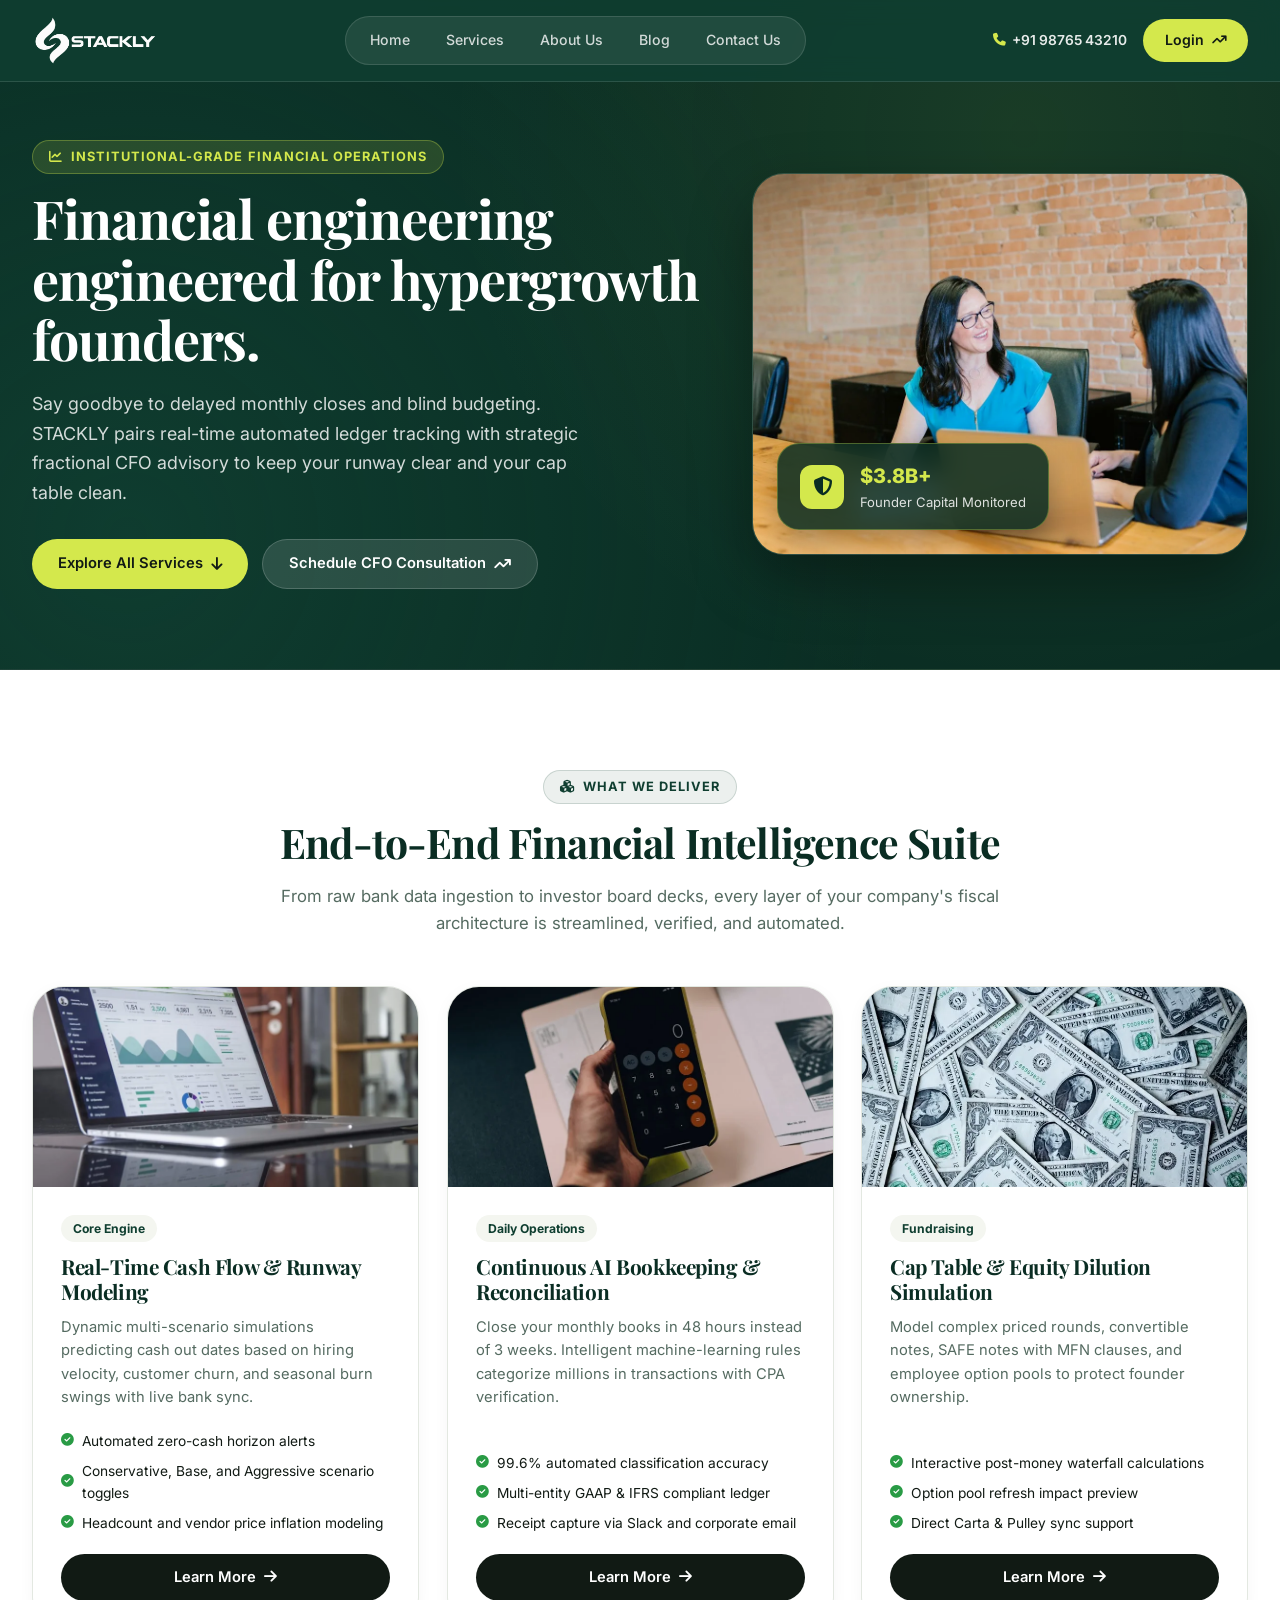
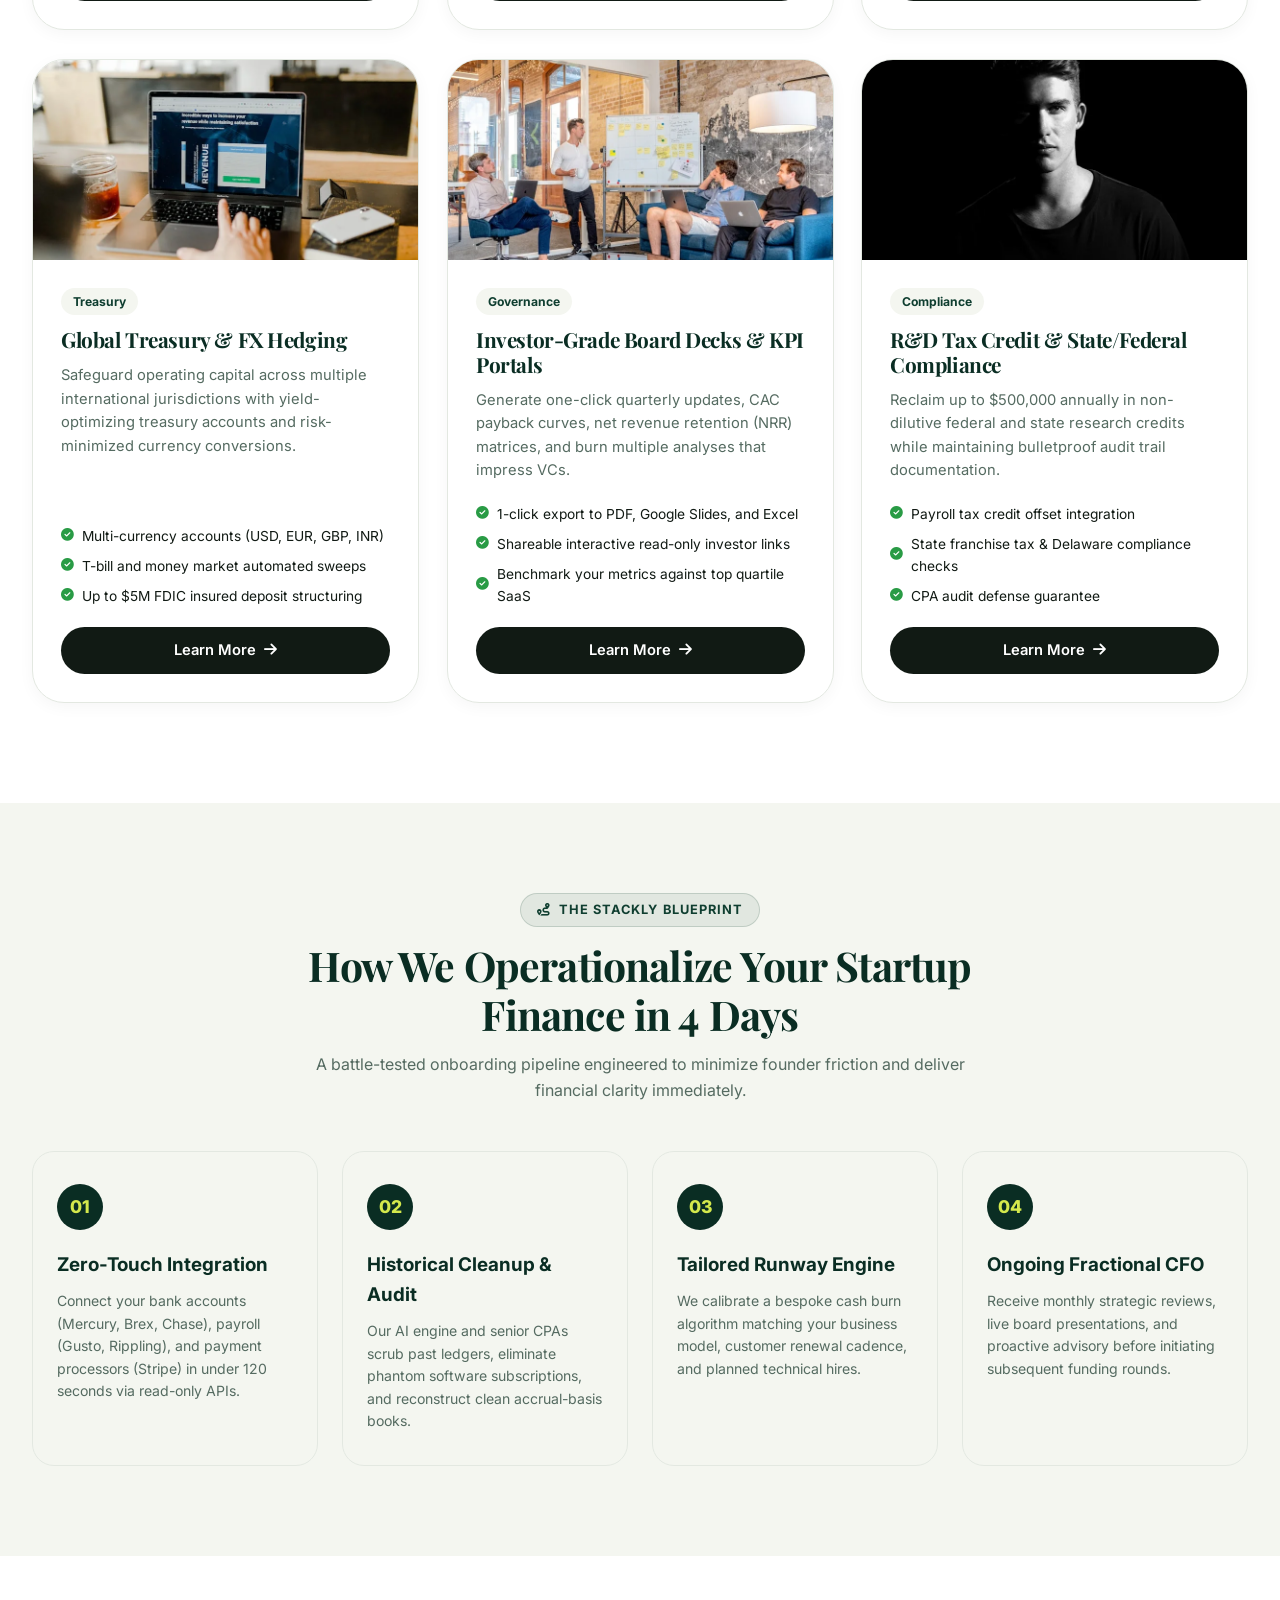
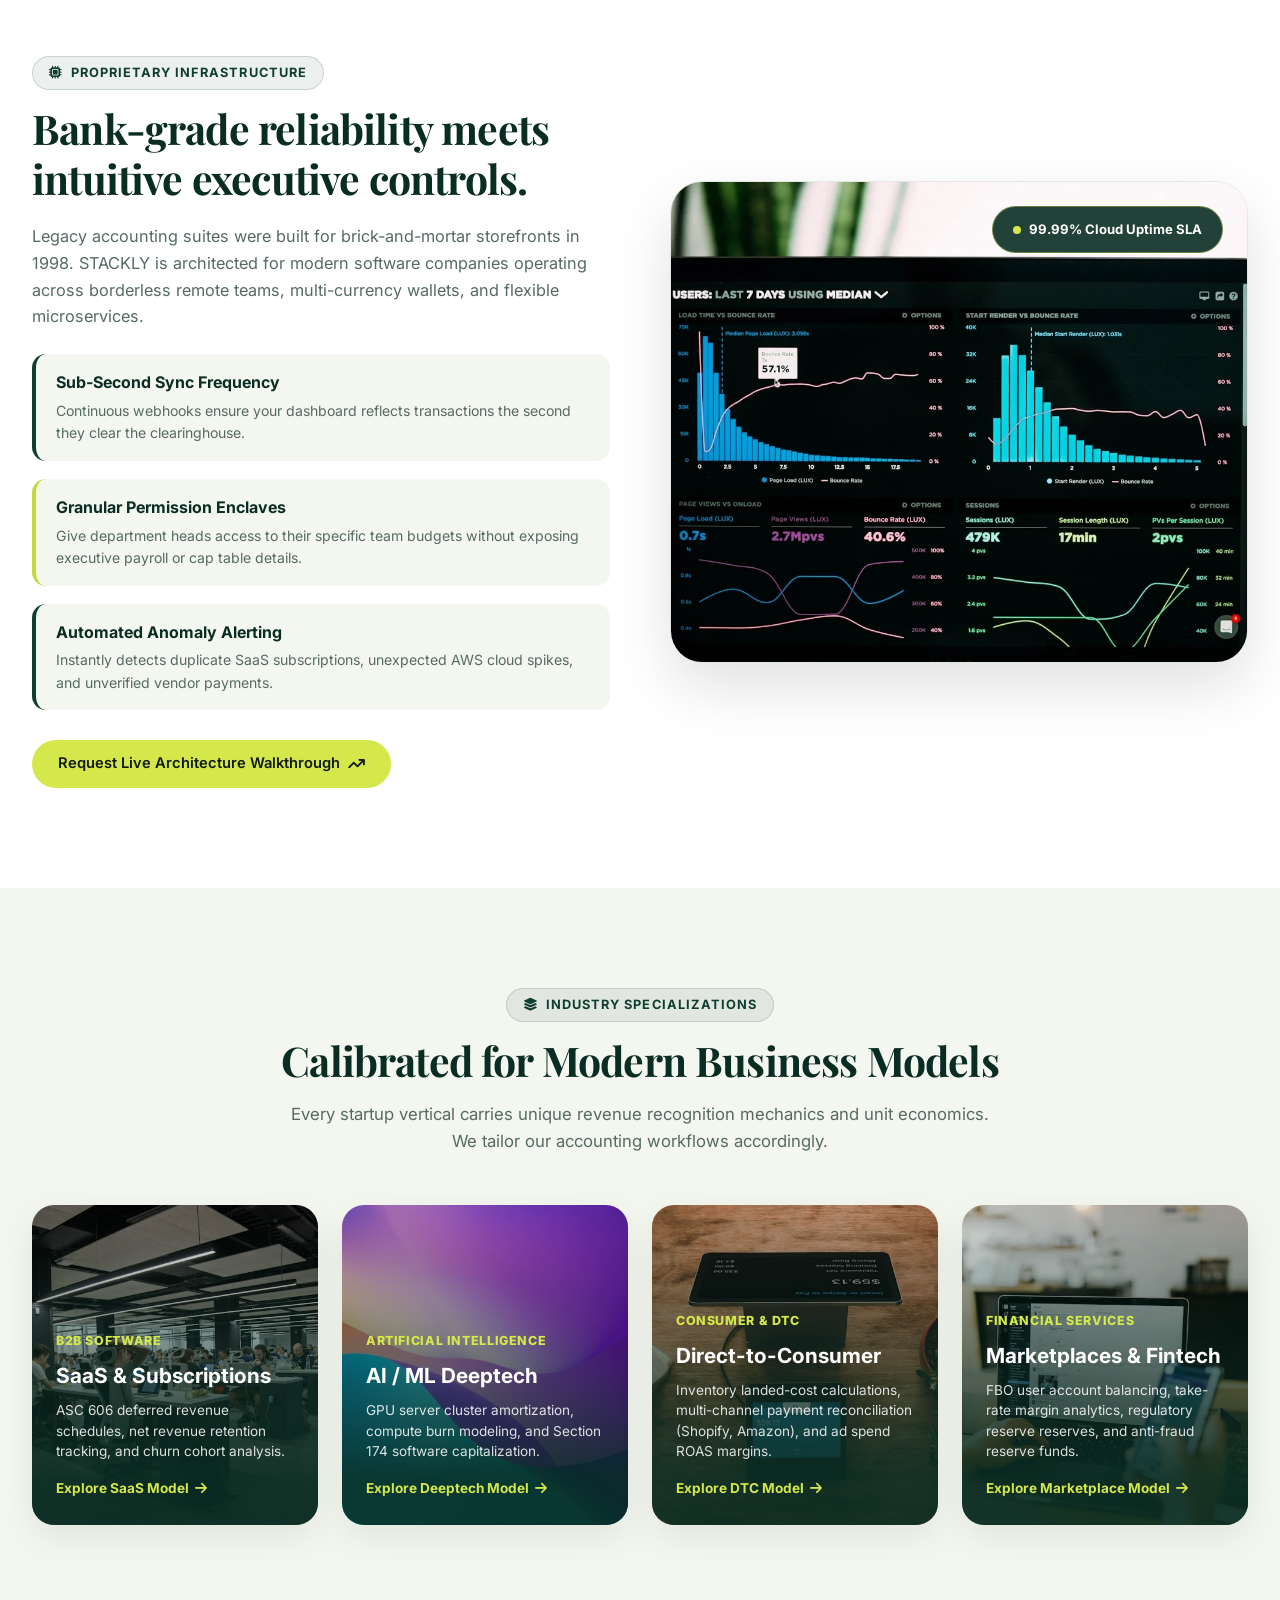
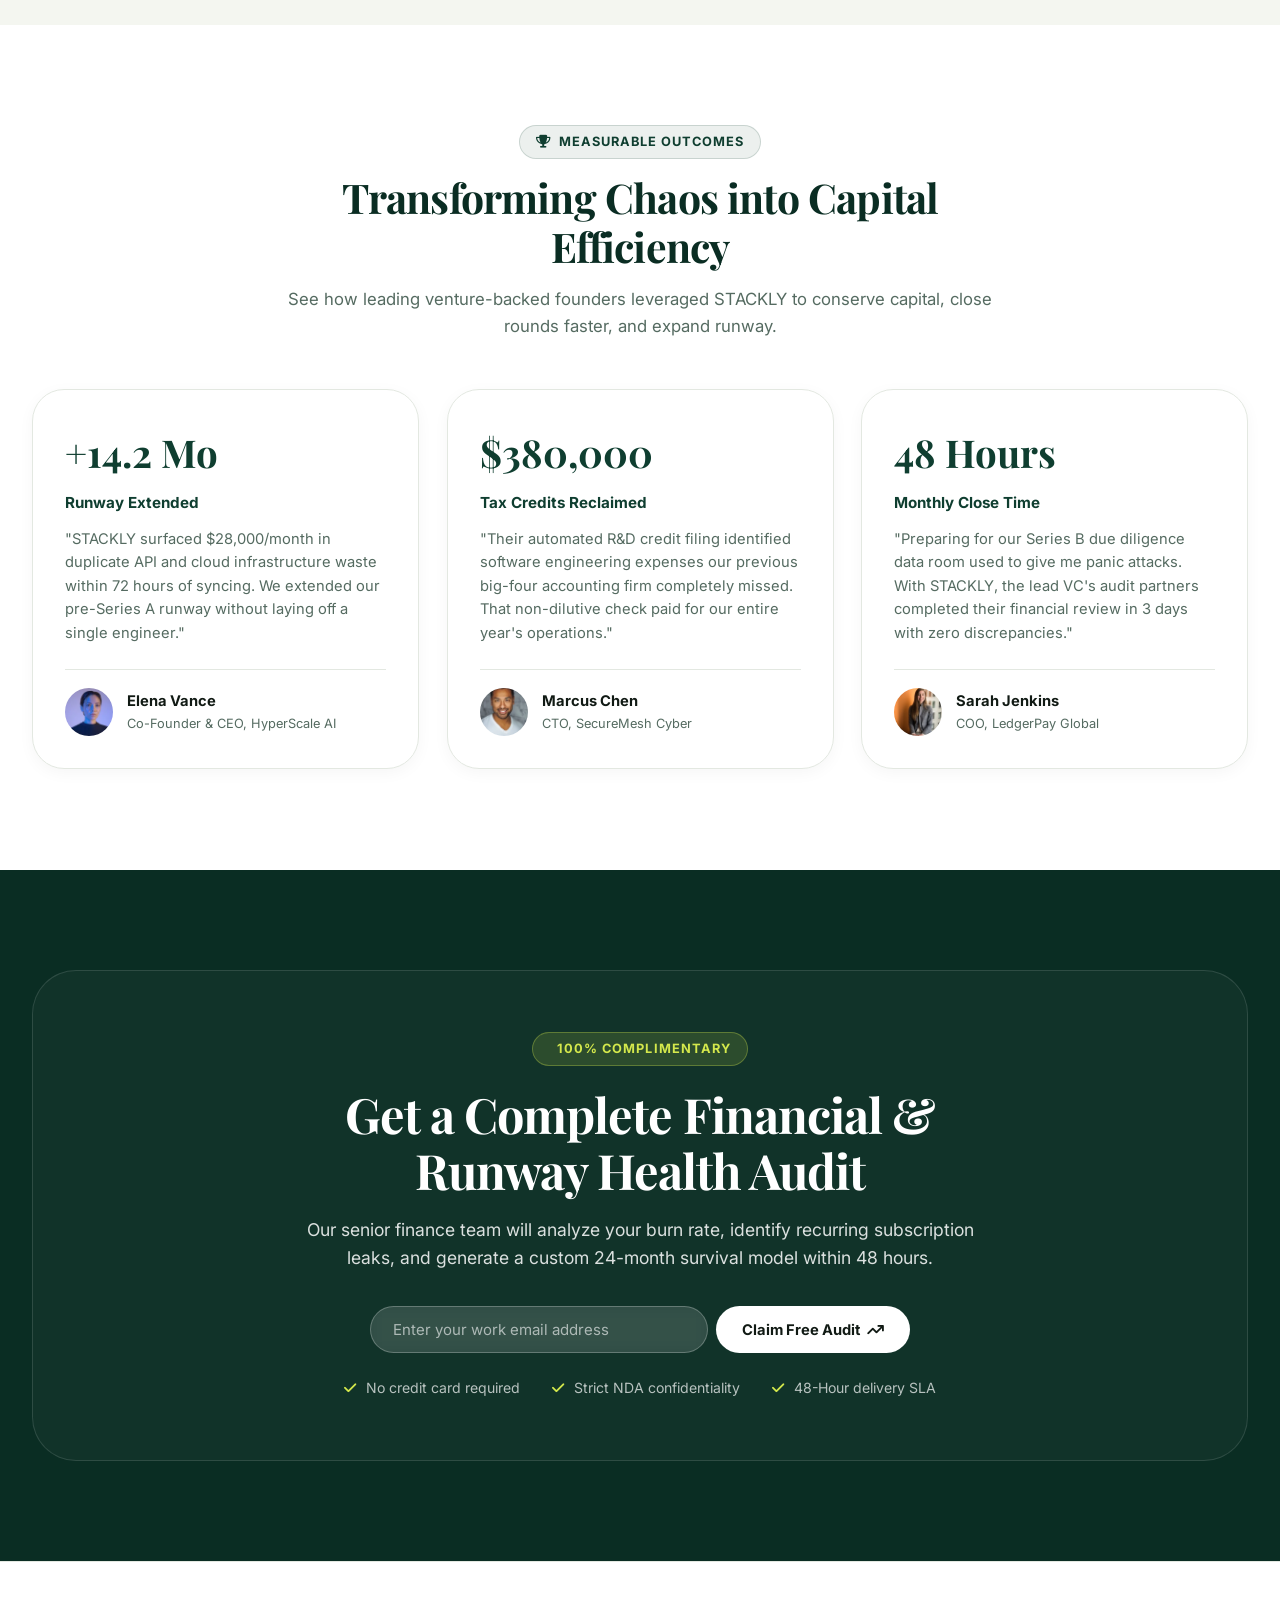
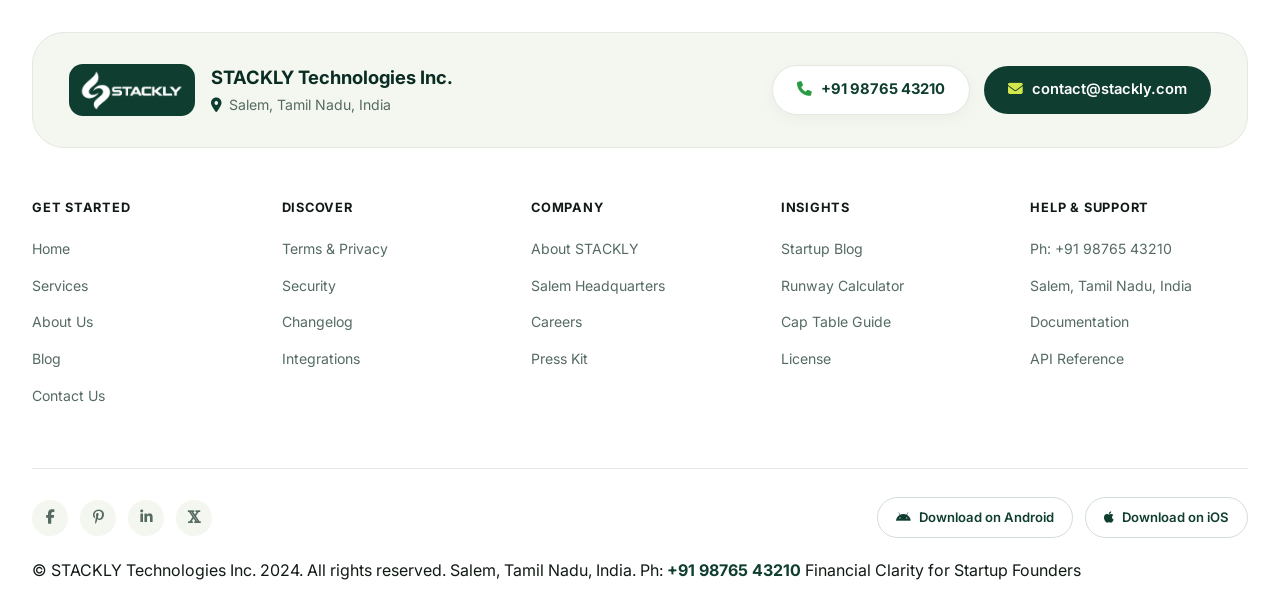
<file: service.html>
<!DOCTYPE html>
<html lang="en">
<head>
  <meta charset="UTF-8">
  <meta name="viewport" content="width=device-width, initial-scale=1.0">
  <title>Services — STACKLY Financial Clarity & Operations</title>
  <meta name="description" content="Explore STACKLY's suite of startup financial services: real-time cash flow forecasting, automated bookkeeping, cap table dilution modeling, and investor-ready board reporting.">
  
  <!-- Google Fonts: Inter & Playfair Display -->
  <link rel="preconnect" href="https://fonts.googleapis.com">
  <link rel="preconnect" href="https://fonts.gstatic.com" crossorigin>
  <link href="https://fonts.googleapis.com/css2?family=Inter:wght@300;400;500;600;700;800&family=Playfair+Display:ital,wght@0,600;0,700;0,800;1,600&display=swap" rel="stylesheet">
  
  <!-- Font Awesome Icons -->
  <link rel="stylesheet" href="https://cdnjs.cloudflare.com/ajax/libs/font-awesome/6.4.0/css/all.min.css">
  
  <!-- Custom Stylesheet -->
  <link rel="stylesheet" href="style.css">
</head>
<body>

  <!-- ========================================================================
       HEADER & NAVIGATION
       ======================================================================== -->
  <header id="main-header">
    <div class="container header-container">
      <!-- Logo -->
      <a href="index.html" class="brand-logo" aria-label="STACKLY Home">
        <img src="images/logo.webp" alt="STACKLY Logo" style="height: 48px; width: auto; display: block;">
      </a>

      <!-- Pill Nav for Desktop -->
      <nav class="nav-pill-wrapper" aria-label="Main Navigation">
        <a href="index.html" class="nav-link">Home</a>
        <a href="service.html" class="nav-link active">Services</a>
        <a href="about.html" class="nav-link">About Us</a>
        <a href="blog.html" class="nav-link">Blog</a>
        <a href="contact.html" class="nav-link">Contact Us</a>
      </nav>

      <!-- Header CTA & Contact Phone -->
      <div class="header-cta-wrapper" style="display: flex; align-items: center; gap: 16px;">
        <a href="tel:9876543210" class="header-phone-link" style="color: rgba(255,255,255,0.9); font-size: 0.86rem; font-weight: 600; display: inline-flex; align-items: center; gap: 6px; transition: color 0.2s;">
          <i class="fa-solid fa-phone" style="color: var(--lime); font-size: 0.8rem;"></i> +91 98765 43210
        </a>
        <a href="login.html" class="btn btn-lime header-cta-btn">
          Login <i class="fa-solid fa-arrow-trend-up icon-arrow-diag"></i>
        </a>
      </div>

      <!-- Mobile Menu Toggle Button -->
      <button class="mobile-menu-toggle" id="mobileMenuBtn" aria-label="Toggle Navigation Menu">
        <i class="fa-solid fa-bars"></i>
      </button>
    </div>

    <!-- Mobile Dropdown Navigation -->
    <div class="mobile-dropdown" id="mobileNav">
      <!-- Mobile Menu Header with Close Button -->
      <div class="mobile-dropdown-header" style="display: flex; align-items: center; justify-content: space-between; width: 100%; padding-bottom: 14px; margin-bottom: 8px; border-bottom: 1px solid rgba(255,255,255,0.12);">
        <a href="index.html" class="brand-logo" aria-label="STACKLY Home" style="display: flex; align-items: center; gap: 8px; text-decoration: none;">
          <img src="images/logo.webp" alt="STACKLY Logo" style="height: 38px; width: auto; display: block;">
        </a>
        <button class="mobile-menu-close" id="mobileMenuCloseBtn" aria-label="Close Navigation Menu" style="width: 42px; height: 42px; border-radius: 50%; background: rgba(255, 255, 255, 0.12); border: 1px solid rgba(255, 255, 255, 0.25); color: #ffffff; font-size: 1.25rem; font-weight: 700; display: flex; align-items: center; justify-content: center; cursor: pointer; transition: all 0.2s ease;">
          <i class="fa-solid fa-xmark">✕</i>
        </button>
      </div>

      <a href="index.html" class="nav-link">Home</a>
      <a href="service.html" class="nav-link active">Services</a>
      <a href="about.html" class="nav-link">About Us</a>
      <a href="blog.html" class="nav-link">Blog</a>
      <a href="contact.html" class="nav-link">Contact Us</a>
      <div style="padding: 10px 14px; border-top: 1px solid rgba(255,255,255,0.1); margin-top: 6px; font-size: 0.85rem; color: rgba(255,255,255,0.85); display: flex; flex-direction: column; gap: 6px;">
        <a href="contact.html" style="color: var(--lime); font-weight: 700; display: flex; align-items: center; gap: 8px;">
          <i class="fa-solid fa-phone"></i> +91 98765 43210
        </a>
        <span><i class="fa-solid fa-location-dot" style="color: var(--lime); margin-right: 6px;"></i> Salem, Tamil Nadu, India</span>
      </div>
      <a href="login.html" class="btn btn-lime" style="margin-top: 6px; width: 100%;">
        Login <i class="fa-solid fa-arrow-trend-up"></i>
      </a>
    </div>
  </header>

  <!-- ========================================================================
       SECTION 1: HERO SECTION (Scroll Animation)
       ======================================================================== -->
  <div class="page-hero-wrapper" id="service-hero">
    <div class="container page-hero-grid">
      <div class="page-hero-content scroll-reveal">
        <div class="section-tag-pill">
          <i class="fa-solid fa-chart-line"></i> Institutional-Grade Financial Operations
        </div>
        <h1 class="page-hero-title">Financial engineering engineered for hypergrowth founders.</h1>
        <p class="page-hero-desc">
          Say goodbye to delayed monthly closes and blind budgeting. STACKLY pairs real-time automated ledger tracking with strategic fractional CFO advisory to keep your runway clear and your cap table clean.
        </p>
        <div style="display: flex; gap: 14px; flex-wrap: wrap;">
          <a href="#service-portfolio" class="btn btn-lime">
            Explore All Services <i class="fa-solid fa-arrow-down"></i>
          </a>
          <a href="contact.html" class="btn btn-ghost-green">
            Schedule CFO Consultation <i class="fa-solid fa-arrow-trend-up"></i>
          </a>
        </div>
      </div>

      <div class="page-hero-visual reveal-right">
        <div class="page-hero-img-card">
          <img src="images/img_1551836022-d5d8.webp" alt="Executive team reviewing financial analytics dashboard">
          <div class="hero-floating-stat">
            <div class="stat-icon"><i class="fa-solid fa-shield-halved"></i></div>
            <div>
              <div style="font-size: 1.25rem; font-weight: 800; color: var(--lime);">$3.8B+</div>
              <div style="font-size: 0.82rem; color: rgba(255,255,255,0.85);">Founder Capital Monitored</div>
            </div>
          </div>
        </div>
      </div>
    </div>
  </div>

  <!-- ========================================================================
       SECTION 2: CORE SERVICE PORTFOLIO (Scroll Animation)
       ======================================================================== -->
  <div style="padding: 100px 0; background-color: var(--white);" id="service-portfolio">
    <div class="container">
      <div style="text-align: center; max-width: 760px; margin: 0 auto 50px;" class="scroll-reveal">
        <div class="section-tag-pill dark-tag">
          <i class="fa-solid fa-cubes"></i> What We Deliver
        </div>
        <h2 style="font-size: clamp(2rem, 3.2vw, 2.8rem); color: var(--green-dark); margin-bottom: 16px;">
          End-to-End Financial Intelligence Suite
        </h2>
        <p style="color: var(--text-muted); font-size: 1.05rem;">
          From raw bank data ingestion to investor board decks, every layer of your company's fiscal architecture is streamlined, verified, and automated.
        </p>
      </div>

      <div class="services-card-grid">
        <!-- Service Card 1 -->
        <div class="service-card scroll-reveal">
          <img src="images/img_1460925895917-a.webp" alt="Real-time cash flow dashboard" class="service-card-img">
          <div class="service-card-body">
            <span class="service-badge">Core Engine</span>
            <h3 class="service-title">Real-Time Cash Flow & Runway Modeling</h3>
            <p class="service-text">
              Dynamic multi-scenario simulations predicting cash out dates based on hiring velocity, customer churn, and seasonal burn swings with live bank sync.
            </p>
            <ul class="service-bullets">
              <li><i class="fa-solid fa-circle-check"></i> Automated zero-cash horizon alerts</li>
              <li><i class="fa-solid fa-circle-check"></i> Conservative, Base, and Aggressive scenario toggles</li>
              <li><i class="fa-solid fa-circle-check"></i> Headcount and vendor price inflation modeling</li>
            </ul>
            <a href="404.html" class="btn btn-dark" style="width: 100%;">Learn More <i class="fa-solid fa-arrow-right"></i></a>
          </div>
        </div>

        <!-- Service Card 2 -->
        <div class="service-card scroll-reveal" style="transition-delay: 0.1s;">
          <img src="images/img_1554224155-8d04.webp" alt="Automated bookkeeping calculations" class="service-card-img">
          <div class="service-card-body">
            <span class="service-badge">Daily Operations</span>
            <h3 class="service-title">Continuous AI Bookkeeping & Reconciliation</h3>
            <p class="service-text">
              Close your monthly books in 48 hours instead of 3 weeks. Intelligent machine-learning rules categorize millions in transactions with CPA verification.
            </p>
            <ul class="service-bullets">
              <li><i class="fa-solid fa-circle-check"></i> 99.6% automated classification accuracy</li>
              <li><i class="fa-solid fa-circle-check"></i> Multi-entity GAAP & IFRS compliant ledger</li>
              <li><i class="fa-solid fa-circle-check"></i> Receipt capture via Slack and corporate email</li>
            </ul>
            <a href="404.html" class="btn btn-dark" style="width: 100%;">Learn More <i class="fa-solid fa-arrow-right"></i></a>
          </div>
        </div>

        <!-- Service Card 3 -->
        <div class="service-card scroll-reveal" style="transition-delay: 0.2s;">
          <img src="images/img_1526304640581-d.webp" alt="Cap table and investment graph" class="service-card-img">
          <div class="service-card-body">
            <span class="service-badge">Fundraising</span>
            <h3 class="service-title">Cap Table & Equity Dilution Simulation</h3>
            <p class="service-text">
              Model complex priced rounds, convertible notes, SAFE notes with MFN clauses, and employee option pools to protect founder ownership.
            </p>
            <ul class="service-bullets">
              <li><i class="fa-solid fa-circle-check"></i> Interactive post-money waterfall calculations</li>
              <li><i class="fa-solid fa-circle-check"></i> Option pool refresh impact preview</li>
              <li><i class="fa-solid fa-circle-check"></i> Direct Carta & Pulley sync support</li>
            </ul>
            <a href="404.html" class="btn btn-dark" style="width: 100%;">Learn More <i class="fa-solid fa-arrow-right"></i></a>
          </div>
        </div>

        <!-- Service Card 4 -->
        <div class="service-card scroll-reveal">
          <img src="images/img_1559526324-4b87.webp" alt="Global currency and treasury management" class="service-card-img">
          <div class="service-card-body">
            <span class="service-badge">Treasury</span>
            <h3 class="service-title">Global Treasury & FX Hedging</h3>
            <p class="service-text">
              Safeguard operating capital across multiple international jurisdictions with yield-optimizing treasury accounts and risk-minimized currency conversions.
            </p>
            <ul class="service-bullets">
              <li><i class="fa-solid fa-circle-check"></i> Multi-currency accounts (USD, EUR, GBP, INR)</li>
              <li><i class="fa-solid fa-circle-check"></i> T-bill and money market automated sweeps</li>
              <li><i class="fa-solid fa-circle-check"></i> Up to $5M FDIC insured deposit structuring</li>
            </ul>
            <a href="404.html" class="btn btn-dark" style="width: 100%;">Learn More <i class="fa-solid fa-arrow-right"></i></a>
          </div>
        </div>

        <!-- Service Card 5 -->
        <div class="service-card scroll-reveal" style="transition-delay: 0.1s;">
          <img src="images/img_1557804506-669a.webp" alt="Investor board reporting meetings" class="service-card-img">
          <div class="service-card-body">
            <span class="service-badge">Governance</span>
            <h3 class="service-title">Investor-Grade Board Decks & KPI Portals</h3>
            <p class="service-text">
              Generate one-click quarterly updates, CAC payback curves, net revenue retention (NRR) matrices, and burn multiple analyses that impress VCs.
            </p>
            <ul class="service-bullets">
              <li><i class="fa-solid fa-circle-check"></i> 1-click export to PDF, Google Slides, and Excel</li>
              <li><i class="fa-solid fa-circle-check"></i> Shareable interactive read-only investor links</li>
              <li><i class="fa-solid fa-circle-check"></i> Benchmark your metrics against top quartile SaaS</li>
            </ul>
            <a href="404.html" class="btn btn-dark" style="width: 100%;">Learn More <i class="fa-solid fa-arrow-right"></i></a>
          </div>
        </div>

        <!-- Service Card 6 -->
        <div class="service-card scroll-reveal" style="transition-delay: 0.2s;">
          <img src="images/img_1450133064473-7.webp" alt="Tax compliance documents" class="service-card-img">
          <div class="service-card-body">
            <span class="service-badge">Compliance</span>
            <h3 class="service-title">R&D Tax Credit & State/Federal Compliance</h3>
            <p class="service-text">
              Reclaim up to $500,000 annually in non-dilutive federal and state research credits while maintaining bulletproof audit trail documentation.
            </p>
            <ul class="service-bullets">
              <li><i class="fa-solid fa-circle-check"></i> Payroll tax credit offset integration</li>
              <li><i class="fa-solid fa-circle-check"></i> State franchise tax & Delaware compliance checks</li>
              <li><i class="fa-solid fa-circle-check"></i> CPA audit defense guarantee</li>
            </ul>
            <a href="404.html" class="btn btn-dark" style="width: 100%;">Learn More <i class="fa-solid fa-arrow-right"></i></a>
          </div>
        </div>
      </div>
    </div>
  </div>

  <!-- ========================================================================
       SECTION 3: STEP-BY-STEP WORKFLOW (Scroll Animation)
       ======================================================================== -->
  <div style="padding: 90px 0; background-color: var(--cream);" id="service-workflow">
    <div class="container">
      <div style="text-align: center; max-width: 700px; margin: 0 auto 20px;" class="scroll-reveal">
        <div class="section-tag-pill dark-tag">
          <i class="fa-solid fa-route"></i> The STACKLY Blueprint
        </div>
        <h2 style="font-size: clamp(2rem, 3.2vw, 2.6rem); color: var(--green-dark); margin-bottom: 14px;">
          How We Operationalize Your Startup Finance in 4 Days
        </h2>
        <p style="color: var(--text-muted);">
          A battle-tested onboarding pipeline engineered to minimize founder friction and deliver financial clarity immediately.
        </p>
      </div>

      <div class="process-grid">
        <!-- Step 1 -->
        <div class="process-step-card scroll-reveal">
          <div class="process-num">01</div>
          <h4 style="font-size: 1.18rem; color: var(--green-dark); margin-bottom: 10px;">Zero-Touch Integration</h4>
          <p style="font-size: 0.88rem; color: var(--text-muted); line-height: 1.6;">
            Connect your bank accounts (Mercury, Brex, Chase), payroll (Gusto, Rippling), and payment processors (Stripe) in under 120 seconds via read-only APIs.
          </p>
        </div>

        <!-- Step 2 -->
        <div class="process-step-card scroll-reveal" style="transition-delay: 0.1s;">
          <div class="process-num">02</div>
          <h4 style="font-size: 1.18rem; color: var(--green-dark); margin-bottom: 10px;">Historical Cleanup & Audit</h4>
          <p style="font-size: 0.88rem; color: var(--text-muted); line-height: 1.6;">
            Our AI engine and senior CPAs scrub past ledgers, eliminate phantom software subscriptions, and reconstruct clean accrual-basis books.
          </p>
        </div>

        <!-- Step 3 -->
        <div class="process-step-card scroll-reveal" style="transition-delay: 0.2s;">
          <div class="process-num">03</div>
          <h4 style="font-size: 1.18rem; color: var(--green-dark); margin-bottom: 10px;">Tailored Runway Engine</h4>
          <p style="font-size: 0.88rem; color: var(--text-muted); line-height: 1.6;">
            We calibrate a bespoke cash burn algorithm matching your business model, customer renewal cadence, and planned technical hires.
          </p>
        </div>

        <!-- Step 4 -->
        <div class="process-step-card scroll-reveal" style="transition-delay: 0.3s;">
          <div class="process-num">04</div>
          <h4 style="font-size: 1.18rem; color: var(--green-dark); margin-bottom: 10px;">Ongoing Fractional CFO</h4>
          <p style="font-size: 0.88rem; color: var(--text-muted); line-height: 1.6;">
            Receive monthly strategic reviews, live board presentations, and proactive advisory before initiating subsequent funding rounds.
          </p>
        </div>
      </div>
    </div>
  </div>

  <!-- ========================================================================
       SECTION 4: TECHNOLOGY STACK & CAPABILITY SPOTLIGHT (Scroll Animation)
       ======================================================================== -->
  <div style="padding: 100px 0; background-color: var(--white);" id="service-tech-stack">
    <div class="container">
      <div style="display: grid; grid-template-columns: 1fr 1fr; gap: 60px; align-items: center;">
        <div class="reveal-left">
          <div class="section-tag-pill dark-tag">
            <i class="fa-solid fa-microchip"></i> Proprietary Infrastructure
          </div>
          <h2 style="font-size: clamp(2rem, 3.2vw, 2.7rem); color: var(--green-dark); margin-bottom: 20px; line-height: 1.2;">
            Bank-grade reliability meets intuitive executive controls.
          </h2>
          <p style="color: var(--text-muted); font-size: 1.02rem; line-height: 1.65; margin-bottom: 24px;">
            Legacy accounting suites were built for brick-and-mortar storefronts in 1998. STACKLY is architected for modern software companies operating across borderless remote teams, multi-currency wallets, and flexible microservices.
          </p>

          <div style="display: flex; flex-direction: column; gap: 18px; margin-bottom: 30px;">
            <div style="background: var(--cream); border-radius: var(--radius-sm); padding: 16px 20px; border-left: 4px solid var(--green);">
              <strong style="color: var(--green-dark); display: block; font-size: 1rem; margin-bottom: 4px;">Sub-Second Sync Frequency</strong>
              <p style="font-size: 0.88rem; color: var(--text-muted); margin: 0;">Continuous webhooks ensure your dashboard reflects transactions the second they clear the clearinghouse.</p>
            </div>

            <div style="background: var(--cream); border-radius: var(--radius-sm); padding: 16px 20px; border-left: 4px solid var(--lime-hover);">
              <strong style="color: var(--green-dark); display: block; font-size: 1rem; margin-bottom: 4px;">Granular Permission Enclaves</strong>
              <p style="font-size: 0.88rem; color: var(--text-muted); margin: 0;">Give department heads access to their specific team budgets without exposing executive payroll or cap table details.</p>
            </div>

            <div style="background: var(--cream); border-radius: var(--radius-sm); padding: 16px 20px; border-left: 4px solid var(--green);">
              <strong style="color: var(--green-dark); display: block; font-size: 1rem; margin-bottom: 4px;">Automated Anomaly Alerting</strong>
              <p style="font-size: 0.88rem; color: var(--text-muted); margin: 0;">Instantly detects duplicate SaaS subscriptions, unexpected AWS cloud spikes, and unverified vendor payments.</p>
            </div>
          </div>

          <a href="contact.html" class="btn btn-lime">Request Live Architecture Walkthrough <i class="fa-solid fa-arrow-trend-up"></i></a>
        </div>

        <div class="reveal-right">
          <div style="position: relative; border-radius: var(--radius-lg); overflow: hidden; box-shadow: var(--shadow-lg); border: 1.5px solid var(--border-light);">
            <img src="images/img_1551288049-bebd.webp" alt="Advanced data visualization interface" style="width: 100%; height: 480px; object-fit: cover;">
            <div style="position: absolute; top: 24px; right: 24px; background: rgba(10, 45, 35, 0.9); backdrop-filter: blur(10px); color: var(--white); padding: 12px 20px; border-radius: var(--radius-full); font-size: 0.82rem; font-weight: 700; border: 1px solid rgba(212, 232, 76, 0.4); display: flex; align-items: center; gap: 8px;">
              <span style="width: 8px; height: 8px; background: var(--lime); border-radius: 50%; display: inline-block;"></span> 99.99% Cloud Uptime SLA
            </div>
          </div>
        </div>
      </div>
    </div>
  </div>

  <!-- ========================================================================
       SECTION 5: SPECIALIZED INDUSTRY VERTICALS (Scroll Animation)
       ======================================================================== -->
  <div style="padding: 100px 0; background-color: var(--cream);" id="service-industries">
    <div class="container">
      <div style="text-align: center; max-width: 720px; margin: 0 auto 50px;" class="scroll-reveal">
        <div class="section-tag-pill dark-tag">
          <i class="fa-solid fa-layer-group"></i> Industry Specializations
        </div>
        <h2 style="font-size: clamp(2rem, 3.2vw, 2.7rem); color: var(--green-dark); margin-bottom: 16px;">
          Calibrated for Modern Business Models
        </h2>
        <p style="color: var(--text-muted); font-size: 1.05rem;">
          Every startup vertical carries unique revenue recognition mechanics and unit economics. We tailor our accounting workflows accordingly.
        </p>
      </div>

      <div class="industry-grid">
        <!-- Vertical 1 -->
        <div class="industry-card scroll-reveal">
          <img src="images/img_1504384308090-c.webp" alt="SaaS cloud infrastructure" class="industry-card-bg">
          <div class="industry-card-content">
            <span style="color: var(--lime); font-size: 0.78rem; font-weight: 800; text-transform: uppercase; letter-spacing: 0.05em;">B2B Software</span>
            <h4 style="font-size: 1.3rem; margin: 6px 0 8px;">SaaS & Subscriptions</h4>
            <p style="font-size: 0.85rem; color: rgba(255,255,255,0.85); line-height: 1.5; margin-bottom: 14px;">
              ASC 606 deferred revenue schedules, net revenue retention tracking, and churn cohort analysis.
            </p>
            <a href="404.html" style="color: var(--lime); font-size: 0.85rem; font-weight: 700; display: inline-flex; align-items: center; gap: 6px;">
              Explore SaaS Model <i class="fa-solid fa-arrow-right"></i>
            </a>
          </div>
        </div>

        <!-- Vertical 2 -->
        <div class="industry-card scroll-reveal" style="transition-delay: 0.1s;">
          <img src="images/img_1618005182384-a.webp" alt="AI GPU Computing Network" class="industry-card-bg">
          <div class="industry-card-content">
            <span style="color: var(--lime); font-size: 0.78rem; font-weight: 800; text-transform: uppercase; letter-spacing: 0.05em;">Artificial Intelligence</span>
            <h4 style="font-size: 1.3rem; margin: 6px 0 8px;">AI / ML Deeptech</h4>
            <p style="font-size: 0.85rem; color: rgba(255,255,255,0.85); line-height: 1.5; margin-bottom: 14px;">
              GPU server cluster amortization, compute burn modeling, and Section 174 software capitalization.
            </p>
            <a href="404.html" style="color: var(--lime); font-size: 0.85rem; font-weight: 700; display: inline-flex; align-items: center; gap: 6px;">
              Explore Deeptech Model <i class="fa-solid fa-arrow-right"></i>
            </a>
          </div>
        </div>

        <!-- Vertical 3 -->
        <div class="industry-card scroll-reveal" style="transition-delay: 0.2s;">
          <img src="images/img_ecommerce.webp" alt="E-commerce and modern retail packaging" class="industry-card-bg">
          <div class="industry-card-content">
            <span style="color: var(--lime); font-size: 0.78rem; font-weight: 800; text-transform: uppercase; letter-spacing: 0.05em;">Consumer & DTC</span>
            <h4 style="font-size: 1.3rem; margin: 6px 0 8px;">Direct-to-Consumer</h4>
            <p style="font-size: 0.85rem; color: rgba(255,255,255,0.85); line-height: 1.5; margin-bottom: 14px;">
              Inventory landed-cost calculations, multi-channel payment reconciliation (Shopify, Amazon), and ad spend ROAS margins.
            </p>
            <a href="404.html" style="color: var(--lime); font-size: 0.85rem; font-weight: 700; display: inline-flex; align-items: center; gap: 6px;">
              Explore DTC Model <i class="fa-solid fa-arrow-right"></i>
            </a>
          </div>
        </div>

        <!-- Vertical 4 -->
        <div class="industry-card scroll-reveal" style="transition-delay: 0.3s;">
          <img src="images/img_1563986768609-3.webp" alt="Fintech transactions digital graphic" class="industry-card-bg">
          <div class="industry-card-content">
            <span style="color: var(--lime); font-size: 0.78rem; font-weight: 800; text-transform: uppercase; letter-spacing: 0.05em;">Financial Services</span>
            <h4 style="font-size: 1.3rem; margin: 6px 0 8px;">Marketplaces & Fintech</h4>
            <p style="font-size: 0.85rem; color: rgba(255,255,255,0.85); line-height: 1.5; margin-bottom: 14px;">
              FBO user account balancing, take-rate margin analytics, regulatory reserve reserves, and anti-fraud reserve funds.
            </p>
            <a href="404.html" style="color: var(--lime); font-size: 0.85rem; font-weight: 700; display: inline-flex; align-items: center; gap: 6px;">
              Explore Marketplace Model <i class="fa-solid fa-arrow-right"></i>
            </a>
          </div>
        </div>
      </div>
    </div>
  </div>

  <!-- ========================================================================
       SECTION 6: CLIENT RESULTS & PROVEN CASE STUDIES (Scroll Animation)
       ======================================================================== -->
  <div style="padding: 100px 0; background-color: var(--white);" id="service-case-studies">
    <div class="container">
      <div style="text-align: center; max-width: 740px; margin: 0 auto 50px;" class="scroll-reveal">
        <div class="section-tag-pill dark-tag">
          <i class="fa-solid fa-trophy"></i> Measurable Outcomes
        </div>
        <h2 style="font-size: clamp(2rem, 3.2vw, 2.7rem); color: var(--green-dark); margin-bottom: 16px;">
          Transforming Chaos into Capital Efficiency
        </h2>
        <p style="color: var(--text-muted); font-size: 1.05rem;">
          See how leading venture-backed founders leveraged STACKLY to conserve capital, close rounds faster, and expand runway.
        </p>
      </div>

      <div class="case-study-grid">
        <!-- Case Study 1 -->
        <div class="case-card scroll-reveal">
          <div>
            <div class="case-stat-big">+14.2 Mo</div>
            <div style="font-weight: 700; color: var(--green); font-size: 0.95rem; margin-bottom: 12px;">Runway Extended</div>
            <p style="color: var(--text-muted); font-size: 0.92rem; line-height: 1.6; margin-bottom: 24px;">
              "STACKLY surfaced $28,000/month in duplicate API and cloud infrastructure waste within 72 hours of syncing. We extended our pre-Series A runway without laying off a single engineer."
            </p>
          </div>
          <div style="display: flex; align-items: center; gap: 14px; border-top: 1px solid var(--border-light); padding-top: 18px;">
            <img src="images/img_1534528741775-5.webp" alt="Elena Vance founder portrait" style="width: 48px; height: 48px; border-radius: 50%; object-fit: cover;">
            <div>
              <div style="font-weight: 700; color: var(--text-dark); font-size: 0.92rem;">Elena Vance</div>
              <div style="font-size: 0.8rem; color: var(--text-muted);">Co-Founder & CEO, HyperScale AI</div>
            </div>
          </div>
        </div>

        <!-- Case Study 2 -->
        <div class="case-card scroll-reveal" style="transition-delay: 0.1s;">
          <div>
            <div class="case-stat-big">$380,000</div>
            <div style="font-weight: 700; color: var(--green); font-size: 0.95rem; margin-bottom: 12px;">Tax Credits Reclaimed</div>
            <p style="color: var(--text-muted); font-size: 0.92rem; line-height: 1.6; margin-bottom: 24px;">
              "Their automated R&D credit filing identified software engineering expenses our previous big-four accounting firm completely missed. That non-dilutive check paid for our entire year's operations."
            </p>
          </div>
          <div style="display: flex; align-items: center; gap: 14px; border-top: 1px solid var(--border-light); padding-top: 18px;">
            <img src="images/img_1507003211169-0.webp" alt="Marcus Chen founder portrait" style="width: 48px; height: 48px; border-radius: 50%; object-fit: cover;">
            <div>
              <div style="font-weight: 700; color: var(--text-dark); font-size: 0.92rem;">Marcus Chen</div>
              <div style="font-size: 0.8rem; color: var(--text-muted);">CTO, SecureMesh Cyber</div>
            </div>
          </div>
        </div>

        <!-- Case Study 3 -->
        <div class="case-card scroll-reveal" style="transition-delay: 0.2s;">
          <div>
            <div class="case-stat-big">48 Hours</div>
            <div style="font-weight: 700; color: var(--green); font-size: 0.95rem; margin-bottom: 12px;">Monthly Close Time</div>
            <p style="color: var(--text-muted); font-size: 0.92rem; line-height: 1.6; margin-bottom: 24px;">
              "Preparing for our Series B due diligence data room used to give me panic attacks. With STACKLY, the lead VC's audit partners completed their financial review in 3 days with zero discrepancies."
            </p>
          </div>
          <div style="display: flex; align-items: center; gap: 14px; border-top: 1px solid var(--border-light); padding-top: 18px;">
            <img src="images/img_1573496359142-b.webp" alt="Sarah Jenkins COO portrait" style="width: 48px; height: 48px; border-radius: 50%; object-fit: cover;">
            <div>
              <div style="font-weight: 700; color: var(--text-dark); font-size: 0.92rem;">Sarah Jenkins</div>
              <div style="font-size: 0.8rem; color: var(--text-muted);">COO, LedgerPay Global</div>
            </div>
          </div>
        </div>
      </div>
    </div>
  </div>

  <!-- ========================================================================
       SECTION 7: SERVICE CTA & AUDIT BANNER (Scroll Animation)
       ======================================================================== -->
  <div style="padding: 100px 0; background-color: var(--green-dark);" id="service-cta">
    <div class="container">
      <div class="cta-banner-card scroll-reveal" style="background: rgba(255,255,255,0.03); border: 1px solid rgba(255,255,255,0.12);">
        <div class="cta-banner-content" style="text-align: center; max-width: 820px; margin: 0 auto;">
          <div class="section-tag-pill" style="margin-bottom: 20px;">
            <i class="fa-solid fa-sparkles"></i> 100% Complimentary
          </div>
          <h2 style="font-size: clamp(2.2rem, 3.8vw, 3.2rem); color: var(--white); margin-bottom: 18px; line-height: 1.15;">
            Get a Complete Financial & Runway Health Audit
          </h2>
          <p style="color: rgba(255,255,255,0.85); font-size: 1.1rem; line-height: 1.6; margin-bottom: 34px;">
            Our senior finance team will analyze your burn rate, identify recurring subscription leaks, and generate a custom 24-month survival model within 48 hours.
          </p>

          <form class="subscribe-form" action="404.html" method="get" onsubmit="window.location.href='404.html'; return false;" style="max-width: 540px; margin: 0 auto 24px;">
            <input type="email" class="subscribe-input" placeholder="Enter your work email address" required>
            <button type="submit" class="subscribe-btn">
              Claim Free Audit <i class="fa-solid fa-arrow-trend-up"></i>
            </button>
          </form>

          <div style="display: flex; justify-content: center; gap: 32px; flex-wrap: wrap; color: rgba(255,255,255,0.7); font-size: 0.88rem;">
            <span><i class="fa-solid fa-check" style="color: var(--lime); margin-right: 6px;"></i> No credit card required</span>
            <span><i class="fa-solid fa-check" style="color: var(--lime); margin-right: 6px;"></i> Strict NDA confidentiality</span>
            <span><i class="fa-solid fa-check" style="color: var(--lime); margin-right: 6px;"></i> 48-Hour delivery SLA</span>
          </div>
        </div>
      </div>
    </div>
  </div>

  <!-- ========================================================================
       FOOTER
       ======================================================================== -->
  <footer id="footer">
    <div class="container">
      <!-- STACKLY Company Headquarters & Contact Info Bar -->
      <div style="background: var(--cream); border: 1.5px solid var(--border-light); border-radius: var(--radius-lg); padding: 30px 36px; margin-bottom: 50px; display: flex; align-items: center; justify-content: space-between; flex-wrap: wrap; gap: 24px;">
        <div style="display: flex; align-items: center; gap: 16px;">
          <a href="index.html" aria-label="STACKLY Home" style="background: var(--green); border-radius: 14px; padding: 6px 10px; display: flex; align-items: center; justify-content: center; text-decoration: none; transition: transform 0.2s ease;">
            <img src="images/logo.webp" alt="STACKLY Logo" style="height: 40px; width: auto; display: block; filter: brightness(0) invert(1);">
          </a>
          <div>
            <h4 style="font-size: 1.15rem; color: var(--green-dark); margin-bottom: 2px;">STACKLY Technologies Inc.</h4>
            <p style="font-size: 0.88rem; color: var(--text-muted); display: flex; align-items: center; gap: 7px;">
              <i class="fa-solid fa-location-dot" style="color: var(--green);"></i> Salem, Tamil Nadu, India
            </p>
          </div>
        </div>

        <div style="display: flex; align-items: center; gap: 14px; flex-wrap: wrap;">
          <a href="contact.html" style="background: var(--white); border: 1.5px solid var(--border-light); padding: 12px 24px; border-radius: var(--radius-full); font-size: 0.92rem; font-weight: 700; color: var(--green); display: inline-flex; align-items: center; gap: 9px; box-shadow: var(--shadow-sm); transition: var(--transition);">
            <i class="fa-solid fa-phone" style="color: #299b45;"></i> +91 98765 43210
          </a>
          <a href="mailto:contact@stackly.com" style="background: var(--green); color: var(--white); padding: 12px 24px; border-radius: var(--radius-full); font-size: 0.92rem; font-weight: 600; display: inline-flex; align-items: center; gap: 9px; transition: var(--transition);">
            <i class="fa-solid fa-envelope" style="color: var(--lime);"></i> contact@stackly.com
          </a>
        </div>
      </div>

      <div class="footer-nav-grid">
        <div class="footer-col">
          <h5>Get Started</h5>
          <ul>
            <li><a href="index.html">Home</a></li>
            <li><a href="service.html">Services</a></li>
            <li><a href="about.html">About Us</a></li>
            <li><a href="blog.html">Blog</a></li>
            <li><a href="contact.html">Contact Us</a></li>
          </ul>
        </div>

        <div class="footer-col">
          <h5>Discover</h5>
          <ul>
            <li><a href="404.html">Terms & Privacy</a></li>
            <li><a href="404.html">Security</a></li>
            <li><a href="404.html">Changelog</a></li>
            <li><a href="404.html">Integrations</a></li>
          </ul>
        </div>

        <div class="footer-col">
          <h5>Company</h5>
          <ul>
            <li><a href="404.html">About STACKLY</a></li>
            <li><a href="404.html">Salem Headquarters</a></li>
            <li><a href="404.html">Careers</a></li>
            <li><a href="404.html">Press Kit</a></li>
          </ul>
        </div>

        <div class="footer-col">
          <h5>Insights</h5>
          <ul>
            <li><a href="404.html">Startup Blog</a></li>
            <li><a href="404.html">Runway Calculator</a></li>
            <li><a href="404.html">Cap Table Guide</a></li>
            <li><a href="404.html">License</a></li>
          </ul>
        </div>

        <div class="footer-col">
          <h5>Help & Support</h5>
          <ul>
            <li><a href="contact.html">Ph: +91 98765 43210</a></li>
            <li><a href="404.html">Salem, Tamil Nadu, India</a></li>
            <li><a href="404.html">Documentation</a></li>
            <li><a href="404.html">API Reference</a></li>
          </ul>
        </div>
      </div>

      <div class="footer-bottom-bar">
        <!-- Social Icons -->
        <div class="footer-social-links">
          <a href="404.html" class="social-circle-btn" aria-label="Facebook"><i class="fa-brands fa-facebook-f"></i></a>
          <a href="404.html" class="social-circle-btn" aria-label="Pinterest"><i class="fa-brands fa-pinterest-p"></i></a>
          <a href="404.html" class="social-circle-btn" aria-label="LinkedIn"><i class="fa-brands fa-linkedin-in"></i></a>
          <a href="404.html" class="social-circle-btn" aria-label="Twitter / X"><span style="font-size: 1rem; font-weight: 700; font-family: serif; line-height: 1;">𝕏</span></a>
        </div>

        <!-- App Store Buttons -->
        <div class="footer-app-badges">
          <a href="404.html" class="store-pill-btn">
            <i class="fa-brands fa-android"></i> Download on Android
          </a>
          <a href="404.html" class="store-pill-btn">
            <i class="fa-brands fa-apple"></i> Download on iOS
          </a>
        </div>

        <!-- Copyright -->
        <div class="footer-copyright">
          <span>© STACKLY Technologies Inc. 2024. All rights reserved. Salem, Tamil Nadu, India. Ph: <a href="contact.html" style="color: var(--green); font-weight: 700;">+91 98765 43210</a></span>
          <span>Financial Clarity for Startup Founders</span>
        </div>
      </div>
    </div>
  </footer>

  <!-- ========================================================================
       JAVASCRIPT: INTERSECTION OBSERVER SCROLL ANIMATIONS & MOBILE MENU
       ======================================================================== -->
  <script>
    document.addEventListener('DOMContentLoaded', () => {
      // Sticky header
      const header = document.getElementById('main-header');
      window.addEventListener('scroll', () => {
        if (window.scrollY > 40) {
          header.classList.add('scrolled');
        } else {
          header.classList.remove('scrolled');
        }
      });

      // Mobile menu toggle
      const mobileBtn = document.getElementById('mobileMenuBtn');
      const mobileNav = document.getElementById('mobileNav');
      const mobileCloseBtn = document.getElementById('mobileMenuCloseBtn');

      if (mobileBtn && mobileNav) {
        mobileBtn.addEventListener('click', () => {
          mobileNav.classList.toggle('open');
          const isOpen = mobileNav.classList.contains('open');
          mobileBtn.innerHTML = isOpen ? '<i class="fa-solid fa-xmark"></i>' : '<i class="fa-solid fa-bars"></i>';
        });

        if (mobileCloseBtn) {
          mobileCloseBtn.addEventListener('click', () => {
            mobileNav.classList.remove('open');
            mobileBtn.innerHTML = '<i class="fa-solid fa-bars"></i>';
          });
        }

        mobileNav.querySelectorAll('.nav-link, .btn').forEach(link => {
          link.addEventListener('click', () => {
            mobileNav.classList.remove('open');
            mobileBtn.innerHTML = '<i class="fa-solid fa-bars"></i>';
          });
        });
      }

      // Intersection Observer for Scroll Animations
      const animElements = document.querySelectorAll('.scroll-reveal, .reveal-left, .reveal-right, .reveal-scale, .fade-in-up');
      const observer = new IntersectionObserver((entries) => {
        entries.forEach(entry => {
          if (entry.isIntersecting) {
            entry.target.classList.add('visible');
          }
        });
      }, {
        threshold: 0.12,
        rootMargin: '0px 0px -40px 0px'
      });

      animElements.forEach(el => observer.observe(el));
    });
  </script>
</body>
</html>
</file>
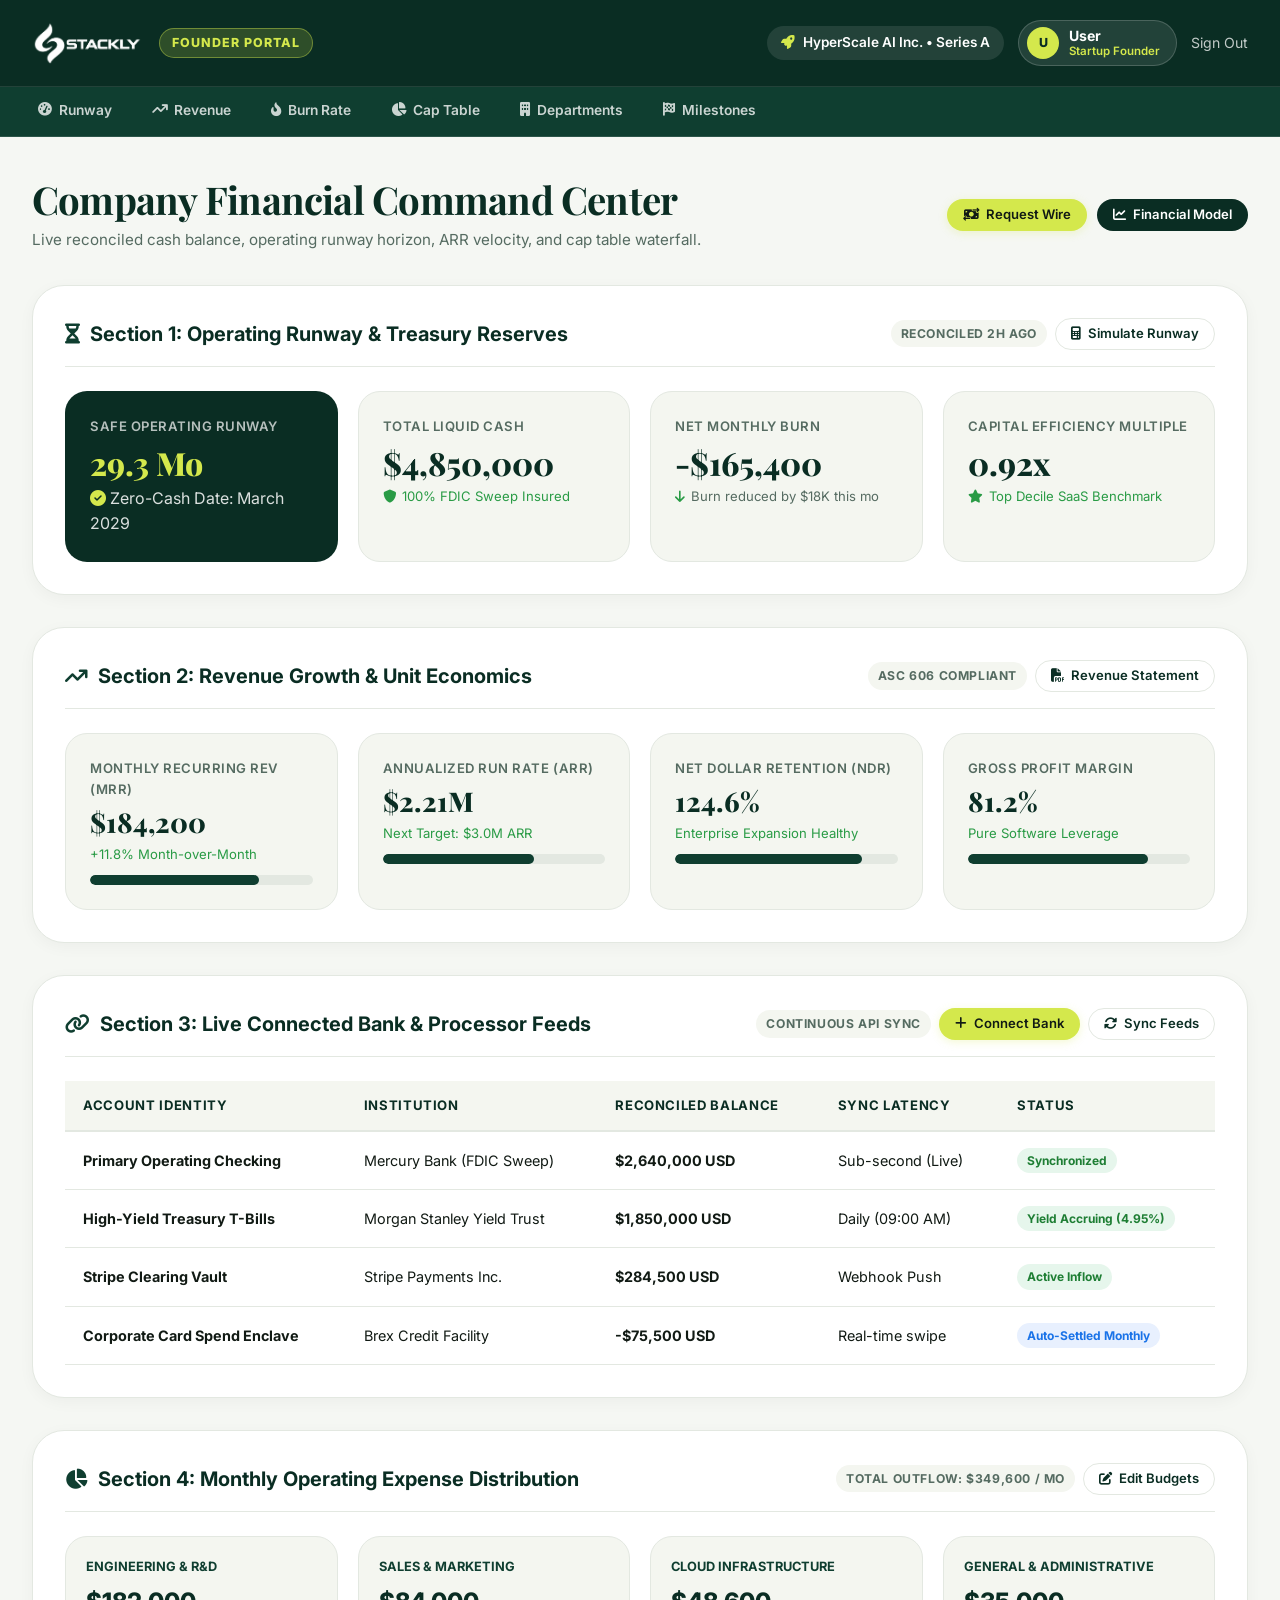
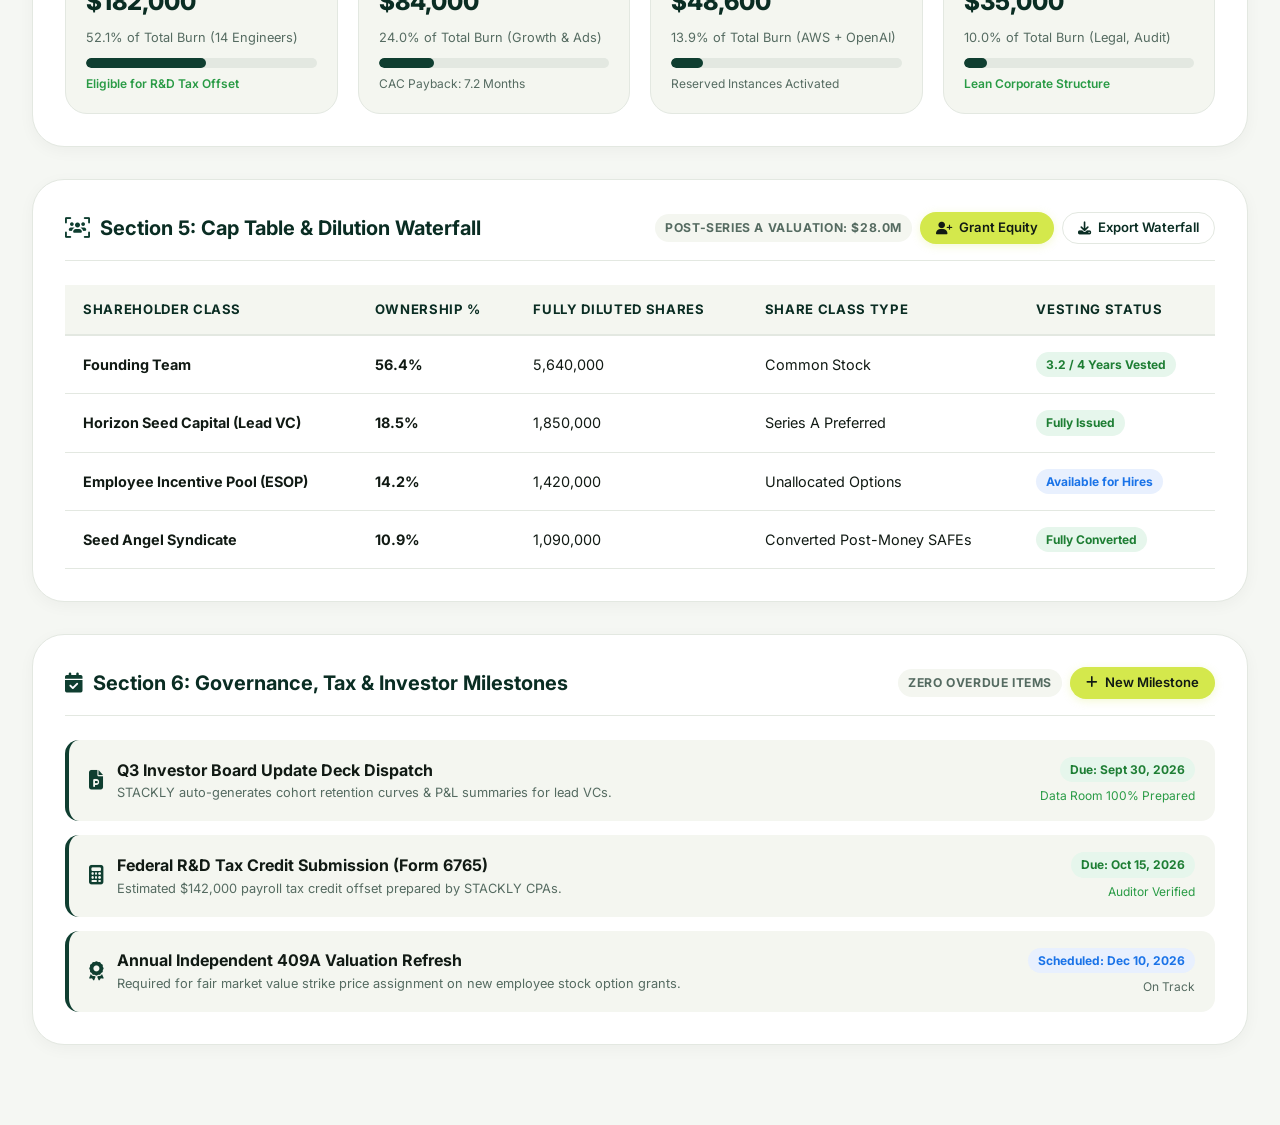
<file: user-dashboard.html>
<!DOCTYPE html>
<html lang="en">
<head>
  <meta charset="UTF-8">
  <meta name="viewport" content="width=device-width, initial-scale=1.0">
  <title>Founder Dashboard — STACKLY Financial Command</title>
  <meta name="description" content="STACKLY Founder Financial Command Center: Real-time runway analysis, revenue trajectory, cap table distribution, and burn waterfalls.">
  
  <!-- Google Fonts: Inter & Playfair Display -->
  <link rel="preconnect" href="https://fonts.googleapis.com">
  <link rel="preconnect" href="https://fonts.gstatic.com" crossorigin>
  <link href="https://fonts.googleapis.com/css2?family=Inter:wght@300;400;500;600;700;800&family=Playfair+Display:ital,wght@0,600;0,700;0,800;1,600&display=swap" rel="stylesheet">
  
  <!-- Font Awesome Icons -->
  <link rel="stylesheet" href="https://cdnjs.cloudflare.com/ajax/libs/font-awesome/6.4.0/css/all.min.css">
  
  <!-- Custom Stylesheet -->
  <link rel="stylesheet" href="style.css">

  <style>
    /* User Dashboard Specific Styles (Strictly No Buttons) */
    body {
      background-color: #f5f7f3;
      color: #111a14;
      font-family: 'Inter', sans-serif;
    }

    .dash-header {
      background: var(--green-dark);
      color: var(--white);
      padding: 20px 0;
      border-bottom: 1px solid rgba(255, 255, 255, 0.1);
      position: sticky;
      top: 0;
      z-index: 100;
    }

    .dash-header-flex {
      display: flex;
      align-items: center;
      justify-content: space-between;
      flex-wrap: wrap;
      gap: 16px;
    }

    .dash-brand-wrap {
      display: flex;
      align-items: center;
      gap: 16px;
    }

    .dash-user-badge {
      background: rgba(212, 232, 76, 0.18);
      color: var(--lime);
      border: 1px solid rgba(212, 232, 76, 0.4);
      padding: 4px 12px;
      border-radius: var(--radius-full);
      font-size: 0.78rem;
      font-weight: 800;
      letter-spacing: 0.08em;
      text-transform: uppercase;
    }

    .dash-company-pill {
      display: inline-flex;
      align-items: center;
      gap: 8px;
      font-size: 0.85rem;
      color: var(--white);
      background: rgba(255, 255, 255, 0.1);
      padding: 6px 14px;
      border-radius: var(--radius-full);
      font-weight: 600;
    }

    .dash-nav-links {
      display: flex;
      align-items: center;
      gap: 20px;
      font-size: 0.88rem;
    }

    .dash-nav-link {
      color: rgba(255, 255, 255, 0.75);
      transition: color 0.2s;
    }

    .dash-nav-link:hover {
      color: var(--lime);
    }

    /* Main Container */
    .dash-main {
      padding: 40px 0 80px;
    }

    .dash-title-bar {
      margin-bottom: 32px;
    }

    .dash-title-bar h1 {
      font-size: clamp(1.8rem, 3vw, 2.4rem);
      color: var(--green-dark);
      margin-bottom: 6px;
    }

    .dash-title-bar p {
      color: var(--text-muted);
      font-size: 0.95rem;
    }

    /* Section Cards */
    .dash-section-card {
      background: var(--white);
      border: 1.5px solid var(--border-light);
      border-radius: var(--radius-lg);
      padding: 32px;
      margin-bottom: 32px;
      box-shadow: var(--shadow-sm);
    }

    .dash-sec-head {
      display: flex;
      align-items: center;
      justify-content: space-between;
      flex-wrap: wrap;
      gap: 12px;
      margin-bottom: 24px;
      padding-bottom: 16px;
      border-bottom: 1px solid var(--border-light);
    }

    .dash-sec-title {
      font-size: 1.25rem;
      font-weight: 700;
      color: var(--green-dark);
      display: flex;
      align-items: center;
      gap: 10px;
    }

    .dash-sec-title i {
      color: var(--green);
    }

    .dash-sec-tag {
      font-size: 0.76rem;
      font-weight: 700;
      background: var(--cream);
      color: var(--text-muted);
      padding: 4px 10px;
      border-radius: var(--radius-full);
      text-transform: uppercase;
      letter-spacing: 0.05em;
    }

    /* KPI Grids */
    .kpi-grid-4 {
      display: grid;
      grid-template-columns: repeat(4, 1fr);
      gap: 20px;
    }

    .kpi-card {
      background: var(--cream);
      border: 1px solid var(--border-light);
      border-radius: var(--radius-md);
      padding: 24px;
    }

    .kpi-card.hero-kpi {
      background: var(--green-dark);
      color: var(--white);
      border-color: transparent;
    }

    .kpi-card.hero-kpi .kpi-label {
      color: rgba(255, 255, 255, 0.7);
    }

    .kpi-card.hero-kpi .kpi-val {
      color: var(--lime);
    }

    .kpi-label {
      font-size: 0.82rem;
      color: var(--text-muted);
      font-weight: 600;
      margin-bottom: 8px;
      text-transform: uppercase;
      letter-spacing: 0.04em;
    }

    .kpi-val {
      font-size: 2rem;
      font-weight: 800;
      color: var(--green-dark);
      font-family: 'Playfair Display', serif;
      line-height: 1.1;
      margin-bottom: 6px;
    }

    .kpi-sub {
      font-size: 0.82rem;
      color: var(--text-muted);
      display: flex;
      align-items: center;
      gap: 6px;
    }

    .kpi-hero-sub {
      color: rgba(255, 255, 255, 0.85);
    }

    /* Progress & Meters */
    .prog-track {
      background: var(--border-light);
      height: 10px;
      border-radius: var(--radius-full);
      overflow: hidden;
      margin-top: 10px;
    }

    .prog-fill {
      height: 100%;
      background: var(--green);
      border-radius: var(--radius-full);
    }

    /* Tables without buttons */
    .dash-table-wrap {
      overflow-x: auto;
    }

    .dash-table {
      width: 100%;
      border-collapse: collapse;
      font-size: 0.9rem;
      text-align: left;
    }

    .dash-table th {
      padding: 14px 18px;
      background: var(--cream);
      color: var(--green-dark);
      font-weight: 700;
      font-size: 0.82rem;
      text-transform: uppercase;
      letter-spacing: 0.05em;
      border-bottom: 2px solid var(--border-light);
    }

    .dash-table td {
      padding: 16px 18px;
      border-bottom: 1px solid var(--border-light);
      color: var(--text-dark);
    }

    .dash-table tr:hover td {
      background: #fafbf9;
    }

    /* Badges */
    .badge-pill {
      display: inline-block;
      padding: 3px 10px;
      border-radius: var(--radius-full);
      font-size: 0.75rem;
      font-weight: 700;
    }

    .badge-active { background: #e6f6ec; color: #1e7e34; }
    .badge-pending { background: #fff8e1; color: #b78103; }
    .badge-blue { background: #e8f0fe; color: #1a73e8; }

    /* Department Burn Waterfall */
    .dept-grid {
      display: grid;
      grid-template-columns: repeat(4, 1fr);
      gap: 20px;
    }

    .dept-card {
      background: var(--cream);
      border: 1px solid var(--border-light);
      border-radius: var(--radius-md);
      padding: 20px;
    }

    /* Milestone List */
    .milestone-list {
      display: flex;
      flex-direction: column;
      gap: 14px;
    }

    .milestone-item {
      display: flex;
      align-items: center;
      justify-content: space-between;
      flex-wrap: wrap;
      gap: 12px;
      padding: 16px 20px;
      background: var(--cream);
      border-radius: var(--radius-sm);
      border-left: 4px solid var(--green);
    }

    /* Dashboard Sub-Navigation Menu */
    .dash-subnav {
      background: var(--green);
      border-bottom: 1px solid rgba(255, 255, 255, 0.12);
      overflow-x: auto;
      scrollbar-width: none;
    }
    .dash-subnav::-webkit-scrollbar { display: none; }
    .dash-subnav-inner {
      display: flex;
      align-items: center;
      gap: 4px;
      padding: 0 20px;
      min-width: max-content;
    }
    .subnav-link {
      color: rgba(255,255,255,0.78);
      font-size: 0.86rem;
      font-weight: 600;
      padding: 12px 18px;
      border-bottom: 3px solid transparent;
      transition: color 0.2s, border-color 0.2s;
      white-space: nowrap;
      text-decoration: none;
      display: inline-flex;
      align-items: center;
      gap: 7px;
    }
    .subnav-link:hover { color: var(--lime); }
    .subnav-link.active {
      color: var(--lime);
      border-bottom-color: var(--lime);
    }

    /* Mobile dash menu toggle */
    .dash-mobile-menu-btn {
      display: none;
      background: rgba(255,255,255,0.1);
      border: 1px solid rgba(255,255,255,0.2);
      color: var(--white);
      border-radius: 8px;
      width: 38px;
      height: 38px;
      align-items: center;
      justify-content: center;
      cursor: pointer;
      font-size: 1rem;
    }
    .dash-mobile-nav {
      display: none;
      flex-direction: column;
      gap: 4px;
      padding: 16px 20px;
      background: var(--green-dark);
      border-top: 1px solid rgba(255,255,255,0.1);
    }
    .dash-mobile-nav.open { display: flex; }
    .dash-mobile-nav a {
      color: rgba(255,255,255,0.85);
      font-size: 0.94rem;
      font-weight: 600;
      padding: 10px 14px;
      border-radius: 8px;
      transition: background 0.2s, color 0.2s;
      text-decoration: none;
      display: flex;
      align-items: center;
      gap: 9px;
    }
    .dash-mobile-nav a:hover { background: rgba(255,255,255,0.1); color: var(--lime); }

    /* Mobile Sign Out Button in Header */
    .dash-mobile-signout-btn {
      display: none;
      align-items: center;
      gap: 6px;
      padding: 6px 12px;
      border-radius: var(--radius-full);
      font-size: 0.78rem;
      font-weight: 600;
      color: #ffb3b3;
      background: rgba(255, 80, 80, 0.15);
      border: 1px solid rgba(255, 80, 80, 0.35);
      text-decoration: none;
      white-space: nowrap;
      transition: background 0.2s, color 0.2s;
    }
    .dash-mobile-signout-btn:hover {
      background: rgba(255, 80, 80, 0.3);
      color: #fff;
    }

    /* Dashboard Action Buttons (redirecting to 404) */
    .dash-btn {
      display: inline-flex;
      align-items: center;
      justify-content: center;
      gap: 7px;
      padding: 7px 15px;
      border-radius: var(--radius-full);
      font-size: 0.82rem;
      font-weight: 600;
      text-decoration: none;
      cursor: pointer;
      transition: var(--transition);
      white-space: nowrap;
      border: 1px solid transparent;
      line-height: 1.2;
    }
    .dash-btn-lime {
      background: var(--lime);
      color: var(--text-dark);
      box-shadow: 0 2px 8px rgba(212, 232, 76, 0.25);
    }
    .dash-btn-lime:hover {
      background: var(--lime-hover);
      transform: translateY(-1px);
      box-shadow: 0 4px 14px rgba(212, 232, 76, 0.4);
      color: var(--text-dark);
    }
    .dash-btn-outline {
      background: transparent;
      border-color: var(--border-light);
      color: var(--green-dark);
    }
    .dash-btn-outline:hover {
      background: var(--cream);
      border-color: var(--green);
      color: var(--green);
      transform: translateY(-1px);
    }
    .dash-btn-dark {
      background: var(--green-dark);
      color: var(--white);
    }
    .dash-btn-dark:hover {
      background: #17241c;
      color: var(--lime);
      transform: translateY(-1px);
    }
    .dash-sec-actions {
      display: flex;
      align-items: center;
      gap: 8px;
      flex-wrap: wrap;
    }

    /* Medium breakpoint: tablet */
    @media (max-width: 880px) {
      .kpi-grid-4, .dept-grid {
        grid-template-columns: repeat(2, 1fr);
      }
    }

    /* Responsive adjustments */
    @media (max-width: 640px) {
      /* Show mobile menu btn, hide desktop subnav */
      .dash-mobile-menu-btn { display: flex; }
      .dash-subnav { display: none; }

      /* Header: prevent overflow */
      .dash-header {
        padding: 12px 0;
      }
      .dash-header-flex {
        flex-wrap: nowrap;
        align-items: center;
        justify-content: space-between;
        gap: 8px;
      }
      .dash-brand-wrap {
        gap: 8px;
        flex-shrink: 1;
        min-width: 0;
        overflow: hidden;
      }
      .dash-brand-wrap img {
        height: 34px !important;
      }
      /* Hide badge on mobile to save space */
      .dash-user-badge { display: none; }
      /* Hide company pill, sign out link on mobile */
      .dash-company-pill,
      .dash-nav-links { display: none; }

      /* Show mobile header sign out button */
      .dash-mobile-signout-btn { display: inline-flex; }

      /* Header right: tight flex row */
      .dash-header-right {
        display: flex !important;
        align-items: center;
        gap: 8px !important;
        flex-wrap: nowrap;
        flex-shrink: 0;
      }

      /* On mobile: hide profile text, show avatar only */
      .dash-profile-text { display: none; }
      .dash-profile-chip {
        padding: 4px 6px;
        gap: 0;
      }

      /* KPI and dept grids: 2 columns on mobile */
      .kpi-grid-4, .dept-grid {
        grid-template-columns: 1fr 1fr;
        gap: 12px;
      }

      /* Reduce section card padding */
      .dash-section-card {
        padding: 18px 14px;
        margin-bottom: 20px;
        border-radius: 14px;
      }

      /* Reduce main top padding */
      .dash-main {
        padding: 24px 0 60px;
      }

      /* Title bar */
      .dash-title-bar {
        margin-bottom: 20px;
      }
      .dash-title-bar h1 {
        font-size: 1.4rem;
      }
      .dash-title-bar p {
        font-size: 0.88rem;
      }

      /* Section header: stack on mobile */
      .dash-sec-head {
        flex-direction: column;
        align-items: flex-start;
        gap: 10px;
        margin-bottom: 16px;
        padding-bottom: 12px;
      }
      .dash-sec-title {
        font-size: 1rem;
        gap: 7px;
      }
      .dash-sec-actions {
        width: 100%;
        justify-content: flex-start;
        gap: 6px;
      }
      .dash-btn {
        padding: 6px 12px;
        font-size: 0.78rem;
      }

      /* KPI card */
      .kpi-card {
        padding: 16px 14px;
      }
      .kpi-val {
        font-size: 1.5rem;
      }
      .kpi-label {
        font-size: 0.75rem;
      }
      .kpi-change {
        font-size: 0.73rem;
      }

      /* Table: reduce padding */
      .dash-table th,
      .dash-table td {
        padding: 10px 10px;
        font-size: 0.82rem;
      }

      /* Stream / milestone items: stack on mobile */
      .expense-row,
      .milestone-row {
        flex-direction: column;
        align-items: flex-start;
        gap: 6px;
        font-size: 0.82rem;
      }

      /* Dept grid items: compact */
      .dept-card {
        padding: 16px 12px;
      }
    }

    /* Very small phones: compact signout */
    @media (max-width: 380px) {
      .dash-mobile-signout-btn span {
        display: none;
      }
      .dash-mobile-signout-btn {
        padding: 6px 9px;
      }
    }

    /* Very small phones: collapse to single column */
    @media (max-width: 360px) {
      .kpi-grid-4, .dept-grid {
        grid-template-columns: 1fr;
      }
      .dash-section-card {
        padding: 14px 10px;
      }
      .kpi-val { font-size: 1.3rem; }
    }
  </style>
</head>
<body>

  <!-- ========================================================================
       USER / FOUNDER DASHBOARD HEADER (No Buttons)
       ======================================================================== -->
  <header class="dash-header">
    <div class="container dash-header-flex">
      <div class="dash-brand-wrap">
        <a href="user-dashboard.html" style="display: block;" aria-label="STACKLY Logo - Redirect to Login">
          <img src="images/logo.webp" alt="STACKLY Logo" style="height: 42px; width: auto; filter: brightness(0) invert(1);">
        </a>
        <span class="dash-user-badge">FOUNDER PORTAL</span>
      </div>

      <div class="dash-header-right" style="display: flex; align-items: center; gap: 14px; flex-wrap: nowrap; min-width: 0;">
        <div class="dash-company-pill">
          <i class="fa-solid fa-rocket" style="color: var(--lime);"></i> HyperScale AI Inc. • Series A
        </div>

        <!-- Profile Chip -->
        <div class="dash-profile-chip" style="display: flex; align-items: center; gap: 10px; background: rgba(255,255,255,0.1); border: 1px solid rgba(255,255,255,0.18); border-radius: 999px; padding: 6px 16px 6px 8px; min-width: 0;">
          <div style="width: 32px; height: 32px; background: var(--lime); border-radius: 50%; display: flex; align-items: center; justify-content: center; flex-shrink: 0;">
            <span id="userAvatarInitials" style="font-size: 0.78rem; font-weight: 800; color: var(--green-dark);">U</span>
          </div>
          <div class="dash-profile-text" style="line-height: 1.2; min-width: 0; overflow: hidden;">
            <div id="userProfileName" style="font-size: 0.88rem; font-weight: 700; color: var(--white); white-space: nowrap; overflow: hidden; text-overflow: ellipsis;">User</div>
            <div style="font-size: 0.72rem; color: var(--lime); font-weight: 600; white-space: nowrap;">Startup Founder</div>
          </div>
        </div>

        <div class="dash-nav-links">
          <a href="login.html" class="dash-nav-link" id="userSignOutBtn">Sign Out</a>
        </div>

        <!-- Mobile menu toggle -->
        <button class="dash-mobile-menu-btn" id="userMobileMenuBtn" aria-label="Toggle Dashboard Menu">
          <i class="fa-solid fa-bars"></i>
        </button>
      </div>
    </div>
  </header>

  <!-- Dashboard Sub-Navigation Menu (Desktop Scrollable) -->
  <nav class="dash-subnav" aria-label="Founder Dashboard Sections">
    <div class="dash-subnav-inner">
      <a href="#user-runway" class="subnav-link active">
        <i class="fa-solid fa-gauge-high"></i> Runway
      </a>
      <a href="#user-revenue" class="subnav-link">
        <i class="fa-solid fa-arrow-trend-up"></i> Revenue
      </a>
      <a href="#user-burn" class="subnav-link">
        <i class="fa-solid fa-fire-flame-curved"></i> Burn Rate
      </a>
      <a href="#user-captable" class="subnav-link">
        <i class="fa-solid fa-chart-pie"></i> Cap Table
      </a>
      <a href="#user-dept" class="subnav-link">
        <i class="fa-solid fa-building"></i> Departments
      </a>
      <a href="#user-milestones" class="subnav-link">
        <i class="fa-solid fa-flag-checkered"></i> Milestones
      </a>
    </div>
  </nav>

  <!-- Mobile Dashboard Sub-Navigation -->
  <div class="dash-mobile-nav" id="userMobileNav">
    <a href="#user-runway"><i class="fa-solid fa-gauge-high"></i> Runway Overview</a>
    <a href="#user-revenue"><i class="fa-solid fa-arrow-trend-up"></i> Revenue Trajectory</a>
    <a href="#user-burn"><i class="fa-solid fa-fire-flame-curved"></i> Burn Rate Analysis</a>
    <a href="#user-captable"><i class="fa-solid fa-chart-pie"></i> Cap Table Distribution</a>
    <a href="#user-dept"><i class="fa-solid fa-building"></i> Department Budgets</a>
    <a href="#user-milestones"><i class="fa-solid fa-flag-checkered"></i> Milestones & Targets</a>
    <div style="border-top: 1px solid rgba(255,255,255,0.12); margin-top: 8px; padding-top: 8px;">
      <a href="login.html" style="color: #ff9999; font-weight: 700; display: flex; align-items: center; gap: 9px; padding: 10px 14px; border-radius: 8px; background: rgba(255, 77, 77, 0.15); border: 1px solid rgba(255, 77, 77, 0.3);">
        <i class="fa-solid fa-right-from-bracket"></i> Sign Out
      </a>
    </div>
  </div>

  <!-- ========================================================================
       MAIN DASHBOARD: 6 CONTENT SECTIONS (No Buttons)
       ======================================================================== -->
  <main class="dash-main">
    <div class="container">

      <!-- Title Bar -->
      <div class="dash-title-bar" style="display: flex; align-items: center; justify-content: space-between; flex-wrap: wrap; gap: 16px;">
        <div>
          <h1>Company Financial Command Center</h1>
          <p>Live reconciled cash balance, operating runway horizon, ARR velocity, and cap table waterfall.</p>
        </div>
        <div style="display: flex; align-items: center; gap: 10px; flex-wrap: wrap;">
          <a href="404.html" class="dash-btn dash-btn-lime"><i class="fa-solid fa-money-bill-transfer"></i> Request Wire</a>
          <a href="404.html" class="dash-btn dash-btn-dark"><i class="fa-solid fa-chart-line"></i> Financial Model</a>
        </div>
      </div>

      <!-- ====================================================================
           SECTION 1: EXECUTIVE RUNWAY & CASH FLOW SNAPSHOT
           ==================================================================== -->
      <div class="dash-section-card" id="user-runway">
        <div class="dash-sec-head">
          <div class="dash-sec-title">
            <i class="fa-solid fa-hourglass-half"></i> Section 1: Operating Runway & Treasury Reserves
          </div>
          <div class="dash-sec-actions">
            <span class="dash-sec-tag">Reconciled 2h Ago</span>
            <a href="404.html" class="dash-btn dash-btn-outline"><i class="fa-solid fa-calculator"></i> Simulate Runway</a>
          </div>
        </div>

        <div class="kpi-grid-4">
          <div class="kpi-card hero-kpi">
            <div class="kpi-label">Safe Operating Runway</div>
            <div class="kpi-val">29.3 Mo</div>
            <div class="kpi-hero-sub"><i class="fa-solid fa-circle-check" style="color: var(--lime);"></i> Zero-Cash Date: March 2029</div>
          </div>

          <div class="kpi-card">
            <div class="kpi-label">Total Liquid Cash</div>
            <div class="kpi-val">$4,850,000</div>
            <div class="kpi-sub" style="color: #299b45;"><i class="fa-solid fa-shield"></i> 100% FDIC Sweep Insured</div>
          </div>

          <div class="kpi-card">
            <div class="kpi-label">Net Monthly Burn</div>
            <div class="kpi-val">-$165,400</div>
            <div class="kpi-sub"><i class="fa-solid fa-arrow-down" style="color: #299b45;"></i> Burn reduced by $18K this mo</div>
          </div>

          <div class="kpi-card">
            <div class="kpi-label">Capital Efficiency Multiple</div>
            <div class="kpi-val">0.92x</div>
            <div class="kpi-sub" style="color: #299b45;"><i class="fa-solid fa-star"></i> Top Decile SaaS Benchmark</div>
          </div>
        </div>
      </div>

      <!-- ====================================================================
           SECTION 2: REVENUE VELOCITY & OPERATING MARGINS
           ==================================================================== -->
      <div class="dash-section-card" id="user-revenue">
        <div class="dash-sec-head">
          <div class="dash-sec-title">
            <i class="fa-solid fa-arrow-trend-up"></i> Section 2: Revenue Growth & Unit Economics
          </div>
          <div class="dash-sec-actions">
            <span class="dash-sec-tag">ASC 606 Compliant</span>
            <a href="404.html" class="dash-btn dash-btn-outline"><i class="fa-solid fa-file-pdf"></i> Revenue Statement</a>
          </div>
        </div>

        <div class="kpi-grid-4">
          <div class="kpi-card">
            <div class="kpi-label">Monthly Recurring Rev (MRR)</div>
            <div class="kpi-val" style="font-size: 1.7rem;">$184,200</div>
            <div class="kpi-sub" style="color: #299b45;">+11.8% Month-over-Month</div>
            <div class="prog-track"><div class="prog-fill" style="width: 76%;"></div></div>
          </div>

          <div class="kpi-card">
            <div class="kpi-label">Annualized Run Rate (ARR)</div>
            <div class="kpi-val" style="font-size: 1.7rem;">$2.21M</div>
            <div class="kpi-sub" style="color: #299b45;">Next Target: $3.0M ARR</div>
            <div class="prog-track"><div class="prog-fill" style="width: 68%;"></div></div>
          </div>

          <div class="kpi-card">
            <div class="kpi-label">Net Dollar Retention (NDR)</div>
            <div class="kpi-val" style="font-size: 1.7rem;">124.6%</div>
            <div class="kpi-sub" style="color: #299b45;">Enterprise Expansion Healthy</div>
            <div class="prog-track"><div class="prog-fill" style="width: 84%;"></div></div>
          </div>

          <div class="kpi-card">
            <div class="kpi-label">Gross Profit Margin</div>
            <div class="kpi-val" style="font-size: 1.7rem;">81.2%</div>
            <div class="kpi-sub" style="color: #299b45;">Pure Software Leverage</div>
            <div class="prog-track"><div class="prog-fill" style="width: 81%;"></div></div>
          </div>
        </div>
      </div>

      <!-- ====================================================================
           SECTION 3: CONNECTED BANK & PAYMENT PROCESSOR FEEDS
           ==================================================================== -->
      <div class="dash-section-card" id="user-burn">
        <div class="dash-sec-head">
          <div class="dash-sec-title">
            <i class="fa-solid fa-link"></i> Section 3: Live Connected Bank & Processor Feeds
          </div>
          <div class="dash-sec-actions">
            <span class="dash-sec-tag">Continuous API Sync</span>
            <a href="404.html" class="dash-btn dash-btn-lime"><i class="fa-solid fa-plus"></i> Connect Bank</a>
            <a href="404.html" class="dash-btn dash-btn-outline"><i class="fa-solid fa-rotate"></i> Sync Feeds</a>
          </div>
        </div>

        <div class="dash-table-wrap">
          <table class="dash-table">
            <thead>
              <tr>
                <th>Account Identity</th>
                <th>Institution</th>
                <th>Reconciled Balance</th>
                <th>Sync Latency</th>
                <th>Status</th>
              </tr>
            </thead>
            <tbody>
              <tr>
                <td><strong>Primary Operating Checking</strong></td>
                <td>Mercury Bank (FDIC Sweep)</td>
                <td><strong>$2,640,000 USD</strong></td>
                <td>Sub-second (Live)</td>
                <td><span class="badge-pill badge-active">Synchronized</span></td>
              </tr>
              <tr>
                <td><strong>High-Yield Treasury T-Bills</strong></td>
                <td>Morgan Stanley Yield Trust</td>
                <td><strong>$1,850,000 USD</strong></td>
                <td>Daily (09:00 AM)</td>
                <td><span class="badge-pill badge-active">Yield Accruing (4.95%)</span></td>
              </tr>
              <tr>
                <td><strong>Stripe Clearing Vault</strong></td>
                <td>Stripe Payments Inc.</td>
                <td><strong>$284,500 USD</strong></td>
                <td>Webhook Push</td>
                <td><span class="badge-pill badge-active">Active Inflow</span></td>
              </tr>
              <tr>
                <td><strong>Corporate Card Spend Enclave</strong></td>
                <td>Brex Credit Facility</td>
                <td><strong>-$75,500 USD</strong></td>
                <td>Real-time swipe</td>
                <td><span class="badge-pill badge-blue">Auto-Settled Monthly</span></td>
              </tr>
            </tbody>
          </table>
        </div>
      </div>

      <!-- ====================================================================
           SECTION 4: DEPARTMENTAL BURN WATERFALL & ALLOCATION
           ==================================================================== -->
      <div class="dash-section-card" id="user-dept">
        <div class="dash-sec-head">
          <div class="dash-sec-title">
            <i class="fa-solid fa-pie-chart"></i> Section 4: Monthly Operating Expense Distribution
          </div>
          <div class="dash-sec-actions">
            <span class="dash-sec-tag">Total Outflow: $349,600 / mo</span>
            <a href="404.html" class="dash-btn dash-btn-outline"><i class="fa-solid fa-pen-to-square"></i> Edit Budgets</a>
          </div>
        </div>

        <div class="dept-grid">
          <div class="dept-card">
            <div style="font-size: 0.8rem; font-weight: 700; color: var(--green); text-transform: uppercase;">Engineering & R&D</div>
            <div style="font-size: 1.5rem; font-weight: 800; color: var(--green-dark); margin: 6px 0;">$182,000</div>
            <p style="font-size: 0.8rem; color: var(--text-muted); margin-bottom: 8px;">52.1% of Total Burn (14 Engineers)</p>
            <div class="prog-track"><div class="prog-fill" style="width: 52%;"></div></div>
            <div style="font-size: 0.75rem; color: #299b45; margin-top: 6px; font-weight: 600;">Eligible for R&D Tax Offset</div>
          </div>

          <div class="dept-card">
            <div style="font-size: 0.8rem; font-weight: 700; color: var(--green); text-transform: uppercase;">Sales & Marketing</div>
            <div style="font-size: 1.5rem; font-weight: 800; color: var(--green-dark); margin: 6px 0;">$84,000</div>
            <p style="font-size: 0.8rem; color: var(--text-muted); margin-bottom: 8px;">24.0% of Total Burn (Growth & Ads)</p>
            <div class="prog-track"><div class="prog-fill" style="width: 24%;"></div></div>
            <div style="font-size: 0.75rem; color: var(--text-muted); margin-top: 6px;">CAC Payback: 7.2 Months</div>
          </div>

          <div class="dept-card">
            <div style="font-size: 0.8rem; font-weight: 700; color: var(--green); text-transform: uppercase;">Cloud Infrastructure</div>
            <div style="font-size: 1.5rem; font-weight: 800; color: var(--green-dark); margin: 6px 0;">$48,600</div>
            <p style="font-size: 0.8rem; color: var(--text-muted); margin-bottom: 8px;">13.9% of Total Burn (AWS + OpenAI)</p>
            <div class="prog-track"><div class="prog-fill" style="width: 14%;"></div></div>
            <div style="font-size: 0.75rem; color: var(--text-muted); margin-top: 6px;">Reserved Instances Activated</div>
          </div>

          <div class="dept-card">
            <div style="font-size: 0.8rem; font-weight: 700; color: var(--green); text-transform: uppercase;">General & Administrative</div>
            <div style="font-size: 1.5rem; font-weight: 800; color: var(--green-dark); margin: 6px 0;">$35,000</div>
            <p style="font-size: 0.8rem; color: var(--text-muted); margin-bottom: 8px;">10.0% of Total Burn (Legal, Audit)</p>
            <div class="prog-track"><div class="prog-fill" style="width: 10%;"></div></div>
            <div style="font-size: 0.75rem; color: #299b45; margin-top: 6px; font-weight: 600;">Lean Corporate Structure</div>
          </div>
        </div>
      </div>

      <!-- ====================================================================
           SECTION 5: CAP TABLE & SHAREHOLDER EQUITY MATRIX
           ==================================================================== -->
      <div class="dash-section-card" id="user-captable">
        <div class="dash-sec-head">
          <div class="dash-sec-title">
            <i class="fa-solid fa-users-viewfinder"></i> Section 5: Cap Table & Dilution Waterfall
          </div>
          <div class="dash-sec-actions">
            <span class="dash-sec-tag">Post-Series A Valuation: $28.0M</span>
            <a href="404.html" class="dash-btn dash-btn-lime"><i class="fa-solid fa-user-plus"></i> Grant Equity</a>
            <a href="404.html" class="dash-btn dash-btn-outline"><i class="fa-solid fa-download"></i> Export Waterfall</a>
          </div>
        </div>

        <div class="dash-table-wrap">
          <table class="dash-table">
            <thead>
              <tr>
                <th>Shareholder Class</th>
                <th>Ownership %</th>
                <th>Fully Diluted Shares</th>
                <th>Share Class Type</th>
                <th>Vesting Status</th>
              </tr>
            </thead>
            <tbody>
              <tr>
                <td><strong>Founding Team</strong></td>
                <td><strong>56.4%</strong></td>
                <td>5,640,000</td>
                <td>Common Stock</td>
                <td><span class="badge-pill badge-active">3.2 / 4 Years Vested</span></td>
              </tr>
              <tr>
                <td><strong>Horizon Seed Capital (Lead VC)</strong></td>
                <td><strong>18.5%</strong></td>
                <td>1,850,000</td>
                <td>Series A Preferred</td>
                <td><span class="badge-pill badge-active">Fully Issued</span></td>
              </tr>
              <tr>
                <td><strong>Employee Incentive Pool (ESOP)</strong></td>
                <td><strong>14.2%</strong></td>
                <td>1,420,000</td>
                <td>Unallocated Options</td>
                <td><span class="badge-pill badge-blue">Available for Hires</span></td>
              </tr>
              <tr>
                <td><strong>Seed Angel Syndicate</strong></td>
                <td><strong>10.9%</strong></td>
                <td>1,090,000</td>
                <td>Converted Post-Money SAFEs</td>
                <td><span class="badge-pill badge-active">Fully Converted</span></td>
              </tr>
            </tbody>
          </table>
        </div>
      </div>

      <!-- ====================================================================
           SECTION 6: COMPLIANCE SCHEDULE & INVESTOR REPORTING CALENDAR
           ==================================================================== -->
      <div class="dash-section-card" id="user-milestones" style="margin-bottom: 0;">
        <div class="dash-sec-head">
          <div class="dash-sec-title">
            <i class="fa-solid fa-calendar-check"></i> Section 6: Governance, Tax & Investor Milestones
          </div>
          <div class="dash-sec-actions">
            <span class="dash-sec-tag">Zero Overdue Items</span>
            <a href="404.html" class="dash-btn dash-btn-lime"><i class="fa-solid fa-plus"></i> New Milestone</a>
          </div>
        </div>

        <div class="milestone-list">
          <div class="milestone-item">
            <div style="display: flex; align-items: center; gap: 14px;">
              <i class="fa-solid fa-file-powerpoint" style="color: var(--green); font-size: 1.2rem;"></i>
              <div>
                <strong>Q3 Investor Board Update Deck Dispatch</strong>
                <div style="font-size: 0.8rem; color: var(--text-muted);">STACKLY auto-generates cohort retention curves & P&L summaries for lead VCs.</div>
              </div>
            </div>
            <div style="text-align: right;">
              <span class="badge-pill badge-active">Due: Sept 30, 2026</span>
              <div style="font-size: 0.75rem; color: #299b45; margin-top: 4px;">Data Room 100% Prepared</div>
            </div>
          </div>

          <div class="milestone-item">
            <div style="display: flex; align-items: center; gap: 14px;">
              <i class="fa-solid fa-calculator" style="color: var(--green); font-size: 1.2rem;"></i>
              <div>
                <strong>Federal R&D Tax Credit Submission (Form 6765)</strong>
                <div style="font-size: 0.8rem; color: var(--text-muted);">Estimated $142,000 payroll tax credit offset prepared by STACKLY CPAs.</div>
              </div>
            </div>
            <div style="text-align: right;">
              <span class="badge-pill badge-active">Due: Oct 15, 2026</span>
              <div style="font-size: 0.75rem; color: #299b45; margin-top: 4px;">Auditor Verified</div>
            </div>
          </div>

          <div class="milestone-item">
            <div style="display: flex; align-items: center; gap: 14px;">
              <i class="fa-solid fa-award" style="color: var(--green); font-size: 1.2rem;"></i>
              <div>
                <strong>Annual Independent 409A Valuation Refresh</strong>
                <div style="font-size: 0.8rem; color: var(--text-muted);">Required for fair market value strike price assignment on new employee stock option grants.</div>
              </div>
            </div>
            <div style="text-align: right;">
              <span class="badge-pill badge-blue">Scheduled: Dec 10, 2026</span>
              <div style="font-size: 0.75rem; color: var(--text-muted); margin-top: 4px;">On Track</div>
            </div>
          </div>
        </div>
      </div>

    </div>
  </main>

  <script>
    // Populate profile chip from localStorage
    (function () {
      const name = localStorage.getItem('stackly_username') || 'User';

      // Name
      const nameEl = document.getElementById('userProfileName');
      if (nameEl) nameEl.textContent = name;

      // Initials (first letters of first two words)
      const initials = name
        .split(' ')
        .slice(0, 2)
        .map(w => w[0] ? w[0].toUpperCase() : '')
        .join('');
      const initialsEl = document.getElementById('userAvatarInitials');
      if (initialsEl) initialsEl.textContent = initials || 'U';

      // Sign out: clear session
      const signOut = document.getElementById('userSignOutBtn');
      if (signOut) {
        signOut.addEventListener('click', () => {
          localStorage.removeItem('stackly_username');
          localStorage.removeItem('stackly_role');
        });
      }
    })();

    // Mobile dashboard menu toggle
    const userMobileMenuBtn = document.getElementById('userMobileMenuBtn');
    const userMobileNav = document.getElementById('userMobileNav');
    if (userMobileMenuBtn && userMobileNav) {
      userMobileMenuBtn.addEventListener('click', () => {
        userMobileNav.classList.toggle('open');
        const isOpen = userMobileNav.classList.contains('open');
        userMobileMenuBtn.innerHTML = isOpen
          ? '<i class="fa-solid fa-xmark"></i>'
          : '<i class="fa-solid fa-bars"></i>';
      });
      userMobileNav.querySelectorAll('a').forEach(link => {
        link.addEventListener('click', () => {
          userMobileNav.classList.remove('open');
          userMobileMenuBtn.innerHTML = '<i class="fa-solid fa-bars"></i>';
        });
      });
    }

    // Subnav active state on scroll
    const subnavLinks = document.querySelectorAll('.subnav-link');
    const sections = ['user-runway','user-revenue','user-burn','user-dept','user-captable','user-milestones'];
    window.addEventListener('scroll', () => {
      let current = '';
      sections.forEach(id => {
        const el = document.getElementById(id);
        if (el && window.scrollY >= el.offsetTop - 120) current = id;
      });
      subnavLinks.forEach(link => {
        link.classList.remove('active');
        if (link.getAttribute('href') === '#' + current) link.classList.add('active');
      });
    });
  </script>

</body>
</html>
</file>
<file: style.css>
/* ==========================================================================
   FANDMATE / STACKLY - PREMIUM REDESIGN STYLESHEET
   Accurately crafted to match reference images with high visual fidelity
   ========================================================================== */

*, *::before, *::after {
  margin: 0;
  padding: 0;
  box-sizing: border-box;
}

:root {
  --green: #0f3e30;
  --green-dark: #0a2d23;
  --green-light: #165342;
  --lime: #d4e84c;
  --lime-hover: #c4d93d;
  --lime-soft: rgba(212, 232, 76, 0.18);
  --cream: #f4f6f0;
  --cream-alt: #ecefe7;
  --white: #ffffff;
  --text-dark: #111a14;
  --text-muted: #556b61;
  --text-light: #899c93;
  --border-light: #e3e8e1;
  --border-dark: rgba(255, 255, 255, 0.12);
  --radius-xs: 8px;
  --radius-sm: 14px;
  --radius-md: 22px;
  --radius-lg: 32px;
  --radius-xl: 44px;
  --radius-full: 9999px;
  --shadow-sm: 0 4px 16px rgba(0, 0, 0, 0.04);
  --shadow-md: 0 12px 36px rgba(0, 0, 0, 0.08);
  --shadow-lg: 0 24px 60px rgba(0, 0, 0, 0.12);
  --shadow-float: 0 20px 48px rgba(10, 45, 35, 0.22);
  --transition: 0.3s cubic-bezier(0.25, 0.8, 0.25, 1);
}

html {
  scroll-behavior: smooth;
  font-size: 16px;
}

body {
  font-family: 'Inter', system-ui, -apple-system, sans-serif;
  background-color: var(--white);
  color: var(--text-dark);
  line-height: 1.6;
  overflow-x: hidden;
  -webkit-font-smoothing: antialiased;
}

h1, h2, h3, .serif-font {
  font-family: 'Playfair Display', Georgia, serif;
  font-weight: 700;
  line-height: 1.18;
  letter-spacing: -0.02em;
}

a {
  text-decoration: none;
  color: inherit;
}

img {
  max-width: 100%;
  display: block;
}

button, input {
  font-family: inherit;
}

.container {
  width: 95%;
  max-width: 1440px;
  margin-inline: auto;
}

/* Animations */
.fade-in-up {
  opacity: 0;
  transform: translateY(24px);
  transition: opacity 0.7s var(--transition), transform 0.7s var(--transition);
}

.fade-in-up.visible {
  opacity: 1;
  transform: translateY(0);
}

/* Buttons */
.btn {
  display: inline-flex;
  align-items: center;
  justify-content: center;
  gap: 8px;
  padding: 12px 26px;
  border-radius: var(--radius-full);
  font-size: 0.92rem;
  font-weight: 600;
  cursor: pointer;
  transition: var(--transition);
  border: none;
  white-space: nowrap;
}

.btn-lime {
  background-color: var(--lime);
  color: var(--text-dark);
}

.btn-lime:hover {
  background-color: var(--lime-hover);
  transform: translateY(-2px);
  box-shadow: 0 8px 24px rgba(212, 232, 76, 0.4);
}

.btn-white {
  background-color: var(--white);
  color: var(--text-dark);
}

.btn-white:hover {
  background-color: #f8faf5;
  transform: translateY(-2px);
  box-shadow: 0 8px 24px rgba(0, 0, 0, 0.1);
}

.btn-ghost-green {
  background-color: rgba(255, 255, 255, 0.12);
  color: var(--white);
  border: 1px solid rgba(255, 255, 255, 0.18);
}

.btn-ghost-green:hover {
  background-color: rgba(255, 255, 255, 0.2);
  transform: translateY(-2px);
}

.btn-dark {
  background-color: var(--text-dark);
  color: var(--white);
}

.btn-dark:hover {
  background-color: #24352b;
  transform: translateY(-2px);
}

.icon-arrow-diag {
  font-size: 0.8rem;
  transition: transform 0.2s ease;
}

.btn:hover .icon-arrow-diag {
  transform: translate(2px, -2px);
}

/* --------------------------------------------------------------------------
   HEADER & NAVIGATION
   -------------------------------------------------------------------------- */
#main-header {
  position: fixed;
  top: 0;
  left: 0;
  right: 0;
  z-index: 1000;
  padding: 16px 0;
  background-color: rgba(15, 62, 48, 0.95);
  backdrop-filter: blur(12px);
  border-bottom: 1px solid var(--border-dark);
  transition: padding 0.3s ease, box-shadow 0.3s ease;
}

#main-header.scrolled {
  padding: 12px 0;
  box-shadow: 0 10px 30px rgba(0, 0, 0, 0.25);
}

.header-container {
  display: flex;
  align-items: center;
  justify-content: space-between;
}

.brand-logo {
  display: flex;
  align-items: center;
  gap: 10px;
  color: var(--white);
  font-size: 1.45rem;
  font-weight: 700;
  font-family: 'Playfair Display', serif;
}

.brand-icon {
  width: 32px;
  height: 32px;
  background-color: var(--lime);
  border-radius: 9px;
  display: flex;
  align-items: center;
  justify-content: center;
  color: var(--green);
  font-size: 0.85rem;
}

.nav-pill-wrapper {
  display: flex;
  align-items: center;
  background: rgba(255, 255, 255, 0.08);
  border: 1px solid rgba(255, 255, 255, 0.12);
  border-radius: var(--radius-full);
  padding: 4px 6px;
}

.nav-link {
  color: rgba(255, 255, 255, 0.8);
  padding: 8px 18px;
  border-radius: var(--radius-full);
  font-size: 0.88rem;
  font-weight: 500;
  transition: var(--transition);
  display: inline-flex;
  align-items: center;
  gap: 5px;
}

.nav-link:hover {
  color: var(--white);
  background: rgba(255, 255, 255, 0.12);
}

.nav-link i.fa-chevron-down {
  font-size: 0.65rem;
  opacity: 0.7;
}

.header-cta-btn {
  padding: 10px 22px;
  font-size: 0.88rem;
}

.mobile-menu-toggle {
  display: none;
  background: none;
  border: none;
  color: var(--white);
  font-size: 1.5rem;
  cursor: pointer;
  padding: 6px;
}

.mobile-dropdown {
  position: fixed;
  top: 0;
  left: 0;
  width: 100vw;
  height: 100vh;
  min-height: 100vh;
  background: rgba(15, 62, 48, 0.98);
  backdrop-filter: blur(20px);
  -webkit-backdrop-filter: blur(20px);
  padding: 18px 24px 40px;
  z-index: 1005;
  display: none;
  flex-direction: column;
  gap: 8px;
  box-shadow: none;
  border: none;
  overflow-y: auto;
  box-sizing: border-box;
}

.mobile-dropdown.open {
  display: flex;
}

.mobile-dropdown-header {
  display: flex;
  align-items: center;
  justify-content: space-between;
  width: 100%;
  padding-bottom: 16px;
  margin-bottom: 12px;
  border-bottom: 1px solid rgba(255, 255, 255, 0.12);
}

.mobile-menu-close {
  width: 44px;
  height: 44px;
  border-radius: 50%;
  background: rgba(255, 255, 255, 0.12);
  border: 1px solid rgba(255, 255, 255, 0.22);
  color: var(--white);
  font-size: 1.3rem;
  display: flex;
  align-items: center;
  justify-content: center;
  cursor: pointer;
  transition: all 0.25s ease;
  -webkit-tap-highlight-color: transparent;
}

.mobile-menu-close:hover,
.mobile-menu-close:active {
  background: var(--lime);
  color: var(--green-dark);
  border-color: var(--lime);
  transform: rotate(90deg);
}

.mobile-dropdown a {
  color: rgba(255, 255, 255, 0.88);
  font-size: 1.12rem;
  font-weight: 600;
  padding: 12px 16px;
  border-radius: var(--radius-xs);
  transition: var(--transition);
  border-bottom: 1px solid rgba(255, 255, 255, 0.08);
  text-decoration: none;
}

.mobile-dropdown a:hover,
.mobile-dropdown a.active {
  background: rgba(255, 255, 255, 0.12);
  color: var(--lime);
  padding-left: 22px;
}

/* --------------------------------------------------------------------------
   HERO SECTION
   -------------------------------------------------------------------------- */
#hero {
  background-color: var(--green);
  padding: 150px 0 90px;
  color: var(--white);
  position: relative;
  overflow: hidden;
}

#hero::before {
  content: '';
  position: absolute;
  top: -10%;
  right: -5%;
  width: 650px;
  height: 650px;
  background: radial-gradient(circle, rgba(212, 232, 76, 0.09) 0%, rgba(15, 62, 48, 0) 70%);
  pointer-events: none;
}

.hero-grid {
  display: grid;
  grid-template-columns: 1.15fr 0.85fr;
  gap: 56px;
  align-items: center;
}

.hero-content h1 {
  font-size: clamp(2.6rem, 5vw, 4.1rem);
  color: var(--white);
  margin-bottom: 22px;
  line-height: 1.12;
}

.hero-content p {
  font-size: 1.1rem;
  color: rgba(255, 255, 255, 0.76);
  max-width: 480px;
  margin-bottom: 36px;
  line-height: 1.65;
}

.hero-actions {
  display: flex;
  align-items: center;
  gap: 16px;
  flex-wrap: wrap;
}

.hero-visual {
  position: relative;
}

.hero-image-card {
  position: relative;
  border-radius: var(--radius-lg);
  overflow: hidden;
  box-shadow: var(--shadow-lg);
  aspect-ratio: 4/3.7;
  background-color: #1a4235;
}

.hero-image-card img {
  width: 100%;
  height: 100%;
  object-fit: cover;
  transition: transform 0.6s ease;
}

.hero-image-card:hover img {
  transform: scale(1.03);
}

/* Floating Glass Stat Card */
.floating-stat-card {
  position: absolute;
  top: 26px;
  right: 24px;
  background: rgba(255, 255, 255, 0.92);
  backdrop-filter: blur(14px);
  border-radius: var(--radius-md);
  padding: 20px 22px;
  width: 250px;
  box-shadow: var(--shadow-float);
  border: 1px solid rgba(255, 255, 255, 0.8);
  z-index: 2;
  animation: floatSubtle 4s ease-in-out infinite;
}

@keyframes floatSubtle {
  0%, 100% { transform: translateY(0); }
  50% { transform: translateY(-7px); }
}

.f-card-header {
  display: flex;
  align-items: center;
  justify-content: space-between;
  margin-bottom: 14px;
}

.f-card-title {
  font-size: 0.92rem;
  font-weight: 700;
  color: var(--text-dark);
}

.f-card-badge {
  background-color: #4a72ff;
  color: var(--white);
  font-size: 0.72rem;
  font-weight: 700;
  padding: 4px 10px;
  border-radius: var(--radius-full);
}

.f-card-row {
  display: flex;
  justify-content: space-between;
  font-size: 0.76rem;
  margin-bottom: 3px;
  color: var(--text-muted);
}

.f-card-row strong {
  font-size: 0.86rem;
  color: var(--text-dark);
  font-weight: 700;
}

.f-progress-track {
  width: 100%;
  height: 6px;
  background-color: #e5eae3;
  border-radius: var(--radius-full);
  margin: 10px 0 14px;
  overflow: hidden;
}

.f-progress-bar {
  height: 100%;
  width: 20%;
  background-color: var(--lime);
  border-radius: var(--radius-full);
}

.f-card-footer {
  display: flex;
  align-items: center;
  gap: 10px;
}

.avatar-stack {
  display: flex;
  align-items: center;
}

.avatar-stack img {
  width: 26px;
  height: 26px;
  border-radius: 50%;
  border: 2px solid var(--white);
  margin-right: -8px;
  object-fit: cover;
}

.avatar-stack-text {
  font-size: 0.76rem;
  color: var(--text-muted);
  font-weight: 600;
  margin-left: 12px;
}

/* --------------------------------------------------------------------------
   TRUSTED BY SECTION
   -------------------------------------------------------------------------- */
#trust-bar {
  background-color: var(--green-dark);
  padding: 28px 0;
  border-top: 1px solid rgba(255, 255, 255, 0.08);
  overflow: hidden;
  position: relative;
}

/* Soft fade edges */
#trust-bar::before,
#trust-bar::after {
  content: '';
  position: absolute;
  top: 0;
  bottom: 0;
  width: 120px;
  z-index: 2;
  pointer-events: none;
}
#trust-bar::before {
  left: 0;
  background: linear-gradient(to right, var(--green-dark), transparent);
}
#trust-bar::after {
  right: 0;
  background: linear-gradient(to left, var(--green-dark), transparent);
}

.marquee-wrapper {
  overflow: hidden;
  width: 100%;
}

.marquee-track {
  display: flex;
  align-items: center;
  gap: 60px;
  width: max-content;
  animation: marqueeScroll 28s linear infinite;
}

.marquee-track:hover {
  animation-play-state: paused;
}

@keyframes marqueeScroll {
  0%   { transform: translateX(0); }
  100% { transform: translateX(-50%); }
}

.partner-logo {
  display: flex;
  align-items: center;
  gap: 9px;
  color: rgba(255, 255, 255, 0.65);
  font-size: 1.1rem;
  font-weight: 600;
  letter-spacing: -0.02em;
  white-space: nowrap;
  transition: color 0.2s ease;
  cursor: default;
}

.partner-logo:hover {
  color: var(--white);
}

.partner-logo i {
  font-size: 1.2rem;
}


/* --------------------------------------------------------------------------
   TESTIMONIALS SECTION (WITH WORKING SMOOTH HORIZONTAL SCROLL)
   -------------------------------------------------------------------------- */
#testimonials {
  padding: 100px 0 90px;
  background-color: #f7f9f5;
}

.testimonials-top-bar {
  display: flex;
  align-items: center;
  justify-content: space-between;
  margin-bottom: 48px;
  gap: 24px;
}

.testimonials-top-bar h2 {
  font-size: clamp(2rem, 3.8vw, 2.9rem);
  color: var(--green);
  max-width: 540px;
}

.carousel-nav-buttons {
  display: flex;
  gap: 12px;
  flex-shrink: 0;
}

.carousel-nav-btn {
  width: 48px;
  height: 48px;
  border-radius: 50%;
  border: 1.5px solid #d2ded5;
  background-color: var(--white);
  color: var(--green);
  font-size: 1rem;
  cursor: pointer;
  display: flex;
  align-items: center;
  justify-content: center;
  transition: var(--transition);
}

.carousel-nav-btn:hover {
  background-color: var(--green);
  border-color: var(--green);
  color: var(--white);
  transform: scale(1.05);
}

.carousel-nav-btn:active {
  transform: scale(0.95);
}

/* The scroll container */
.testimonials-slider-wrap {
  position: relative;
  overflow-x: auto;
  scroll-behavior: smooth;
  -webkit-overflow-scrolling: touch;
  scrollbar-width: none; /* Firefox */
  padding-bottom: 16px;
}

.testimonials-slider-wrap::-webkit-scrollbar {
  display: none; /* Chrome, Safari, Edge */
}

.testimonials-track {
  display: flex;
  gap: 24px;
  width: max-content;
}

.testimonial-card {
  width: 580px;
  background-color: var(--white);
  border: 1px solid var(--border-light);
  border-radius: var(--radius-lg);
  padding: 30px 28px;
  display: flex;
  align-items: center;
  gap: 24px;
  flex-shrink: 0;
  box-shadow: var(--shadow-sm);
  transition: var(--transition);
}

.testimonial-card:hover {
  transform: translateY(-4px);
  box-shadow: var(--shadow-md);
  border-color: #cbd8cf;
}

.testimonial-avatar {
  width: 105px;
  height: 120px;
  border-radius: var(--radius-sm);
  object-fit: cover;
  flex-shrink: 0;
}

.testimonial-content h4 {
  font-size: 1.12rem;
  font-weight: 700;
  color: var(--green);
  margin-bottom: 8px;
  font-family: 'Inter', sans-serif;
}

.testimonial-quote {
  font-size: 0.94rem;
  color: var(--text-muted);
  line-height: 1.55;
  margin-bottom: 14px;
  font-style: italic;
}

.testimonial-author {
  font-size: 0.8rem;
  font-weight: 700;
  color: var(--text-dark);
  text-transform: uppercase;
  letter-spacing: 0.05em;
}

.testimonial-role {
  color: var(--text-light);
  font-weight: 500;
}

/* --------------------------------------------------------------------------
   LIME BANNER SECTION ("See how we're transforming startup")
   -------------------------------------------------------------------------- */
#lime-banner {
  padding: 10px 0 90px;
  background-color: #f7f9f5;
}

.lime-banner-container {
  background-color: var(--lime);
  border-radius: var(--radius-xl);
  padding: 68px 56px;
  box-shadow: 0 16px 40px rgba(180, 205, 45, 0.25);
}

.lime-banner-header {
  display: flex;
  align-items: flex-end;
  justify-content: space-between;
  gap: 28px;
  margin-bottom: 48px;
  flex-wrap: wrap;
}

.lime-header-left .section-kicker {
  font-size: 0.82rem;
  font-weight: 700;
  color: #244b15;
  margin-bottom: 10px;
  text-transform: uppercase;
  letter-spacing: 0.06em;
}

.lime-header-left h2 {
  font-size: clamp(2.1rem, 4.2vw, 3.2rem);
  color: var(--green-dark);
  max-width: 540px;
}

.lime-cards-grid {
  display: grid;
  grid-template-columns: repeat(3, 1fr);
  gap: 22px;
}

.lime-benefit-card {
  background-color: var(--white);
  border-radius: var(--radius-md);
  padding: 32px 26px;
  display: flex;
  flex-direction: column;
  gap: 14px;
  transition: var(--transition);
  box-shadow: 0 6px 20px rgba(0, 0, 0, 0.04);
}

.lime-benefit-card:hover {
  transform: translateY(-5px);
  box-shadow: var(--shadow-md);
}

.lime-card-icon {
  width: 44px;
  height: 44px;
  background-color: var(--cream);
  border-radius: 12px;
  display: flex;
  align-items: center;
  justify-content: center;
  color: var(--green);
  font-size: 1.15rem;
}

.lime-benefit-card h3 {
  font-family: 'Inter', sans-serif;
  font-size: 1.08rem;
  font-weight: 700;
  color: var(--text-dark);
}

.lime-benefit-card p {
  font-size: 0.9rem;
  color: var(--text-muted);
  line-height: 1.6;
}

/* --------------------------------------------------------------------------
   FEATURE SHOWCASE ROWS (Alternating Layouts)
   -------------------------------------------------------------------------- */
#feature-rows {
  padding: 100px 0 60px;
  background-color: var(--white);
}

.showcase-row {
  display: grid;
  grid-template-columns: 1fr 1fr;
  gap: 76px;
  align-items: center;
  margin-bottom: 110px;
}

.showcase-row:last-child {
  margin-bottom: 0;
}

.showcase-row.reversed .showcase-image-col {
  order: 2;
}

.showcase-row.reversed .showcase-text-col {
  order: 1;
}

.showcase-image-col {
  position: relative;
}

.showcase-img-box {
  border-radius: var(--radius-lg);
  overflow: hidden;
  position: relative;
  aspect-ratio: 4/3.4;
  box-shadow: var(--shadow-md);
  background-color: var(--cream);
}

.showcase-img-box img {
  width: 100%;
  height: 100%;
  object-fit: cover;
  transition: transform 0.6s ease;
}

.showcase-img-box:hover img {
  transform: scale(1.03);
}

/* Feature 1 Floating Card (Most Frequent Expenses) */
.floating-overlay-card {
  position: absolute;
  top: 50%;
  left: 50%;
  transform: translate(-50%, -50%);
  background: rgba(255, 255, 255, 0.92);
  backdrop-filter: blur(12px);
  border-radius: var(--radius-md);
  padding: 22px 24px;
  width: 82%;
  box-shadow: var(--shadow-float);
  border: 1px solid rgba(255, 255, 255, 0.7);
}

.foc-title {
  font-size: 0.85rem;
  font-weight: 700;
  color: var(--text-dark);
  margin-bottom: 14px;
}

.foc-item {
  display: flex;
  align-items: center;
  justify-content: space-between;
  padding: 8px 0;
  border-bottom: 1px solid #edf1eb;
  font-size: 0.76rem;
}

.foc-item:last-child {
  border-bottom: none;
  padding-bottom: 0;
}

.foc-brand {
  display: flex;
  align-items: center;
  gap: 8px;
  font-weight: 600;
  color: var(--text-dark);
}

.foc-badge-icon {
  width: 22px;
  height: 22px;
  border-radius: 6px;
  background: var(--cream);
  display: grid;
  place-items: center;
  color: var(--green);
  font-size: 0.7rem;
}

.foc-values {
  display: flex;
  gap: 16px;
  color: var(--text-muted);
}

.foc-values strong {
  color: var(--text-dark);
}

/* Feature 2 Floating Pills (Grass Landscape) */
.floating-pills-container {
  position: absolute;
  inset: 0;
  display: flex;
  flex-direction: column;
  align-items: center;
  justify-content: center;
  gap: 12px;
}

.floating-amount-pill {
  background: rgba(255, 255, 255, 0.92);
  backdrop-filter: blur(10px);
  padding: 10px 24px;
  border-radius: var(--radius-full);
  display: flex;
  align-items: center;
  gap: 14px;
  box-shadow: 0 10px 28px rgba(0, 0, 0, 0.12);
  border: 1px solid rgba(255, 255, 255, 0.8);
  font-size: 0.86rem;
  font-weight: 700;
  color: var(--text-dark);
  animation: floatRow 5s ease-in-out infinite;
}

.floating-amount-pill:nth-child(2) { animation-delay: -1.2s; }
.floating-amount-pill:nth-child(3) { animation-delay: -2.4s; }
.floating-amount-pill:nth-child(4) { animation-delay: -3.6s; }

@keyframes floatRow {
  0%, 100% { transform: translateY(0); }
  50% { transform: translateY(-5px); }
}

.f-tag-vat {
  font-size: 0.72rem;
  color: var(--text-muted);
  font-weight: 500;
}

.f-tag-currency {
  font-size: 0.72rem;
  background: var(--lime);
  color: var(--green);
  font-weight: 800;
  padding: 2px 7px;
  border-radius: var(--radius-full);
}

/* Feature 3 Floating Chart (Mountain) */
.mountain-chart-overlay {
  position: absolute;
  top: 50%;
  left: 50%;
  transform: translate(-50%, -50%);
  background: rgba(255, 255, 255, 0.94);
  backdrop-filter: blur(12px);
  border-radius: var(--radius-md);
  padding: 24px;
  width: 80%;
  box-shadow: var(--shadow-float);
  border: 1px solid rgba(255, 255, 255, 0.8);
}

.mco-lead-label {
  font-size: 0.76rem;
  color: var(--text-muted);
  font-weight: 600;
  margin-bottom: 2px;
}

.mco-amount {
  font-size: 1.6rem;
  font-weight: 800;
  color: var(--text-dark);
  margin-bottom: 12px;
  font-family: 'Playfair Display', serif;
}

.mco-chart-svg {
  width: 100%;
  height: 60px;
}

/* Text Content for Showcase Rows */
.feature-icon-badge {
  width: 44px;
  height: 44px;
  background-color: var(--cream);
  border-radius: 12px;
  display: flex;
  align-items: center;
  justify-content: center;
  color: var(--green);
  font-size: 1.15rem;
  margin-bottom: 20px;
}

.showcase-text-col h2 {
  font-size: clamp(1.8rem, 3.2vw, 2.5rem);
  color: var(--text-dark);
  margin-bottom: 16px;
  max-width: 440px;
}

.showcase-text-col p {
  font-size: 1.05rem;
  color: var(--text-muted);
  line-height: 1.7;
  max-width: 420px;
}

/* --------------------------------------------------------------------------
   PRICING SECTION
   -------------------------------------------------------------------------- */
#pricing {
  padding: 100px 0;
  background-color: var(--cream);
}

.pricing-header-row {
  display: flex;
  align-items: flex-end;
  justify-content: space-between;
  margin-bottom: 56px;
  flex-wrap: wrap;
  gap: 24px;
}

.pricing-title-wrap .section-kicker {
  font-size: 0.8rem;
  font-weight: 700;
  color: var(--green);
  text-transform: uppercase;
  letter-spacing: 0.06em;
  margin-bottom: 8px;
}

.pricing-title-wrap h2 {
  font-size: clamp(2rem, 3.8vw, 3rem);
  color: var(--text-dark);
  max-width: 480px;
}

.billing-switch {
  display: flex;
  align-items: center;
  background: var(--white);
  border: 1px solid var(--border-light);
  border-radius: var(--radius-full);
  padding: 4px;
  gap: 4px;
}

.switch-btn {
  border: none;
  background: transparent;
  padding: 8px 18px;
  border-radius: var(--radius-full);
  font-size: 0.86rem;
  font-weight: 600;
  color: var(--text-muted);
  cursor: pointer;
  display: inline-flex;
  align-items: center;
  gap: 6px;
  transition: var(--transition);
}

.switch-btn.active {
  background-color: var(--white);
  color: var(--text-dark);
  box-shadow: var(--shadow-sm);
}

.save-pill-tag {
  background-color: var(--lime);
  color: var(--green-dark);
  font-size: 0.68rem;
  font-weight: 800;
  padding: 2px 7px;
  border-radius: var(--radius-full);
}

.pricing-grid {
  display: grid;
  grid-template-columns: repeat(3, 1fr);
  gap: 24px;
  align-items: stretch;
}

.pricing-card {
  background-color: var(--white);
  border: 1.5px solid var(--border-light);
  border-radius: var(--radius-lg);
  padding: 34px 28px;
  display: flex;
  flex-direction: column;
  transition: var(--transition);
  position: relative;
}

.pricing-card:hover {
  transform: translateY(-6px);
  box-shadow: var(--shadow-md);
}

/* Featured Green Plan */
.pricing-card.featured-card {
  background-color: var(--green);
  border-color: var(--green);
  color: var(--white);
  box-shadow: var(--shadow-md);
  padding: 0;
  overflow: hidden;
}

.featured-header-part {
  padding: 34px 28px 20px;
}

.featured-white-body {
  background-color: var(--white);
  color: var(--text-dark);
  padding: 28px 28px 30px;
  border-radius: var(--radius-md);
  display: flex;
  flex-direction: column;
  flex: 1;
  margin: 0 10px 10px;
}

.plan-top-info {
  display: flex;
  align-items: center;
  gap: 10px;
  margin-bottom: 6px;
}

.plan-top-icon {
  width: 28px;
  height: 28px;
  border-radius: 50%;
  display: flex;
  align-items: center;
  justify-content: center;
  font-size: 0.8rem;
}

.pricing-card .plan-top-icon {
  background: var(--cream);
  color: var(--green);
}

.pricing-card.featured-card .plan-top-icon {
  background: rgba(255, 255, 255, 0.15);
  color: var(--lime);
}

.plan-name {
  font-size: 1.15rem;
  font-weight: 700;
}

.plan-subtitle {
  font-size: 0.82rem;
  color: var(--text-muted);
  margin-bottom: 22px;
}

.pricing-card.featured-card .plan-subtitle {
  color: rgba(255, 255, 255, 0.7);
}

.plan-price-display {
  font-family: 'Playfair Display', serif;
  font-size: 2.8rem;
  font-weight: 700;
  margin-bottom: 24px;
  display: flex;
  align-items: baseline;
  gap: 4px;
}

.plan-price-display span.period {
  font-family: 'Inter', sans-serif;
  font-size: 0.86rem;
  font-weight: 400;
  color: var(--text-muted);
}

.pricing-card.featured-card .plan-price-display span.period {
  color: rgba(255, 255, 255, 0.7);
}

.plan-features-label {
  font-size: 0.74rem;
  font-weight: 700;
  text-transform: uppercase;
  letter-spacing: 0.06em;
  color: var(--text-muted);
  margin-bottom: 14px;
}

.plan-features-list {
  list-style: none;
  display: flex;
  flex-direction: column;
  gap: 12px;
  margin-bottom: 30px;
  flex: 1;
}

.plan-features-list li {
  display: flex;
  align-items: center;
  gap: 10px;
  font-size: 0.88rem;
  color: var(--text-dark);
}

.plan-features-list li i {
  color: var(--green);
  font-size: 0.8rem;
}

.plan-cta-btn {
  width: 100%;
  padding: 13px 0;
  border-radius: var(--radius-full);
  font-size: 0.92rem;
  font-weight: 700;
  cursor: pointer;
  transition: var(--transition);
  border: none;
  text-align: center;
}

.pricing-card .plan-cta-btn {
  background-color: var(--text-dark);
  color: var(--white);
}

.pricing-card .plan-cta-btn:hover {
  background-color: #2b3d32;
}

.pricing-card.featured-card .plan-cta-btn {
  background-color: var(--lime);
  color: var(--green-dark);
}

.pricing-card.featured-card .plan-cta-btn:hover {
  background-color: var(--lime-hover);
}

/* Trust Badges under Pricing */
.pricing-guarantee-bar {
  display: flex;
  align-items: center;
  justify-content: space-between;
  gap: 28px;
  margin-top: 60px;
  padding-top: 40px;
  border-top: 1px solid var(--border-light);
  flex-wrap: wrap;
}

.guarantee-item {
  display: flex;
  align-items: flex-start;
  gap: 14px;
  max-width: 330px;
}

.guarantee-icon {
  width: 40px;
  height: 40px;
  border-radius: 12px;
  background-color: var(--white);
  border: 1px solid var(--border-light);
  display: flex;
  align-items: center;
  justify-content: center;
  color: var(--green);
  font-size: 1.1rem;
  flex-shrink: 0;
}

.guarantee-text h5 {
  font-size: 0.92rem;
  font-weight: 700;
  color: var(--text-dark);
  margin-bottom: 3px;
}

.guarantee-text p {
  font-size: 0.82rem;
  color: var(--text-muted);
  line-height: 1.5;
}

.payment-badges-row {
  display: flex;
  align-items: center;
  gap: 8px;
  margin-top: 6px;
  flex-wrap: wrap;
}

.pay-badge-pill {
  background: var(--white);
  border: 1px solid var(--border-light);
  border-radius: 6px;
  padding: 4px 8px;
  font-size: 0.72rem;
  font-weight: 700;
  color: var(--text-muted);
}

/* --------------------------------------------------------------------------
   CTA NEWSLETTER BANNER
   -------------------------------------------------------------------------- */
#cta-banner {
  padding: 30px 0 90px;
  background-color: var(--white);
}

.cta-banner-card {
  position: relative;
  border-radius: var(--radius-xl);
  overflow: hidden;
  min-height: 380px;
  display: flex;
  align-items: center;
  background-color: var(--green);
}

.cta-banner-bg {
  position: absolute;
  inset: 0;
  background: linear-gradient(90deg, rgba(11, 45, 35, 0.94) 0%, rgba(11, 45, 35, 0.85) 45%, rgba(11, 45, 35, 0.4) 100%),
              url('images/img_1522071820081-0.webp') center right / cover no-repeat;
}

.cta-banner-content {
  position: relative;
  z-index: 2;
  padding: 60px;
  max-width: 580px;
}

.cta-banner-content h2 {
  font-size: clamp(2rem, 4vw, 3.1rem);
  color: var(--white);
  margin-bottom: 28px;
  line-height: 1.15;
}

.subscribe-form {
  display: flex;
  gap: 8px;
  max-width: 460px;
}

.subscribe-input {
  flex: 1;
  padding: 13px 22px;
  border-radius: var(--radius-full);
  border: 1.5px solid rgba(255, 255, 255, 0.25);
  background: rgba(255, 255, 255, 0.12);
  backdrop-filter: blur(8px);
  color: var(--white);
  font-size: 0.94rem;
  outline: none;
  transition: border-color 0.2s ease;
}

.subscribe-input::placeholder {
  color: rgba(255, 255, 255, 0.6);
}

.subscribe-input:focus {
  border-color: var(--white);
}

.subscribe-btn {
  background-color: var(--white);
  color: var(--text-dark);
  border: none;
  padding: 13px 26px;
  border-radius: var(--radius-full);
  font-weight: 700;
  font-size: 0.92rem;
  cursor: pointer;
  display: inline-flex;
  align-items: center;
  gap: 7px;
  transition: var(--transition);
  white-space: nowrap;
}

.subscribe-btn:hover {
  background-color: var(--lime);
  transform: translateY(-2px);
}

/* --------------------------------------------------------------------------
   FOOTER
   -------------------------------------------------------------------------- */
#footer {
  background-color: var(--white);
  border-top: 1px solid var(--border-light);
  padding: 70px 0 32px;
}

.footer-nav-grid {
  display: grid;
  grid-template-columns: repeat(5, 1fr);
  gap: 32px;
  margin-bottom: 60px;
}

.footer-col h5 {
  font-size: 0.8rem;
  font-weight: 700;
  color: var(--text-dark);
  margin-bottom: 18px;
  text-transform: uppercase;
  letter-spacing: 0.06em;
}

.footer-col ul {
  list-style: none;
  display: flex;
  flex-direction: column;
  gap: 11px;
}

.footer-col ul li a {
  font-size: 0.88rem;
  color: var(--text-muted);
  transition: color 0.2s ease;
}

.footer-col ul li a:hover {
  color: var(--green);
}

.footer-bottom-bar {
  display: flex;
  align-items: center;
  justify-content: space-between;
  padding-top: 28px;
  border-top: 1px solid var(--border-light);
  flex-wrap: wrap;
  gap: 20px;
}

.footer-social-links {
  display: flex;
  gap: 12px;
}

.social-circle-btn {
  width: 36px;
  height: 36px;
  background-color: var(--cream);
  border-radius: 50%;
  display: flex;
  align-items: center;
  justify-content: center;
  color: var(--text-muted);
  font-size: 0.9rem;
  transition: var(--transition);
}

.social-circle-btn:hover {
  background-color: var(--green);
  color: var(--white);
  transform: translateY(-2px);
}

.footer-app-badges {
  display: flex;
  gap: 12px;
}

.store-pill-btn {
  display: inline-flex;
  align-items: center;
  gap: 8px;
  padding: 9px 18px;
  border-radius: var(--radius-full);
  border: 1px solid #d2ded5;
  font-size: 0.82rem;
  font-weight: 600;
  color: var(--green);
  transition: var(--transition);
}

/* --------------------------------------------------------------------------
   SECTION 1: RUNWAY & CASH FLOW SIMULATOR
   -------------------------------------------------------------------------- */
#runway-calculator {
  padding: 100px 0;
  background-color: var(--green-dark);
  color: var(--white);
  position: relative;
  overflow: hidden;
}

#runway-calculator::after {
  content: '';
  position: absolute;
  bottom: -20%;
  left: -10%;
  width: 500px;
  height: 500px;
  background: radial-gradient(circle, rgba(212, 232, 76, 0.08) 0%, transparent 70%);
  pointer-events: none;
}

.calc-header {
  text-align: center;
  max-width: 650px;
  margin: 0 auto 56px;
}

.calc-header .section-kicker {
  font-size: 0.8rem;
  font-weight: 700;
  color: var(--lime);
  text-transform: uppercase;
  letter-spacing: 0.08em;
  margin-bottom: 10px;
}

.calc-header h2 {
  font-size: clamp(2.1rem, 4vw, 3.2rem);
  color: var(--white);
  margin-bottom: 14px;
}

.calc-header p {
  color: rgba(255, 255, 255, 0.75);
  font-size: 1.05rem;
}

.calc-grid {
  display: grid;
  grid-template-columns: 1.15fr 1fr;
  gap: 36px;
  align-items: stretch;
}

.calc-controls-card {
  background: rgba(255, 255, 255, 0.06);
  backdrop-filter: blur(14px);
  border: 1px solid rgba(255, 255, 255, 0.12);
  border-radius: var(--radius-lg);
  padding: 36px 32px;
  display: flex;
  flex-direction: column;
  gap: 28px;
}

.slider-group {
  display: flex;
  flex-direction: column;
  gap: 10px;
}

.slider-top-label {
  display: flex;
  justify-content: space-between;
  align-items: center;
  font-size: 0.9rem;
  color: rgba(255, 255, 255, 0.85);
  font-weight: 500;
}

.slider-top-label strong {
  font-size: 1.1rem;
  font-weight: 700;
  color: var(--lime);
  font-family: 'Inter', monospace;
}

.styled-range {
  -webkit-appearance: none;
  appearance: none;
  width: 100%;
  height: 8px;
  border-radius: 4px;
  background: rgba(255, 255, 255, 0.18);
  outline: none;
  cursor: pointer;
  transition: background 0.2s;
}

.styled-range::-webkit-slider-thumb {
  -webkit-appearance: none;
  appearance: none;
  width: 22px;
  height: 22px;
  border-radius: 50%;
  background: var(--lime);
  cursor: pointer;
  box-shadow: 0 0 12px rgba(212, 232, 76, 0.6);
  transition: transform 0.15s ease;
}

.styled-range::-webkit-slider-thumb:hover {
  transform: scale(1.15);
}

.slider-bounds {
  display: flex;
  justify-content: space-between;
  font-size: 0.74rem;
  color: rgba(255, 255, 255, 0.45);
}

/* Results Display Board */
.calc-results-board {
  background: var(--white);
  color: var(--text-dark);
  border-radius: var(--radius-lg);
  padding: 36px 32px;
  display: flex;
  flex-direction: column;
  justify-content: space-between;
  box-shadow: var(--shadow-float);
}

.runway-primary-metric {
  text-align: center;
  padding-bottom: 24px;
  border-bottom: 1px solid var(--border-light);
}

.metric-subtitle {
  font-size: 0.82rem;
  font-weight: 700;
  text-transform: uppercase;
  letter-spacing: 0.06em;
  color: var(--text-muted);
  margin-bottom: 6px;
}

.metric-big-number {
  font-family: 'Playfair Display', serif;
  font-size: 3.4rem;
  font-weight: 800;
  color: var(--green);
  line-height: 1;
  margin-bottom: 10px;
}

.runway-health-badge {
  display: inline-flex;
  align-items: center;
  gap: 6px;
  padding: 4px 14px;
  border-radius: var(--radius-full);
  font-size: 0.78rem;
  font-weight: 700;
  background-color: #e4f5e7;
  color: #1a7431;
}

.runway-bar-track {
  width: 100%;
  height: 8px;
  background: #edf1ec;
  border-radius: 4px;
  overflow: hidden;
  margin-top: 14px;
}

.runway-bar-fill {
  height: 100%;
  width: 65%;
  background: linear-gradient(90deg, #c4d93d, #299b45);
  border-radius: 4px;
  transition: width 0.4s ease;
}

.metric-details-row {
  display: grid;
  grid-template-columns: 1fr 1fr;
  gap: 16px;
  padding: 20px 0;
  border-bottom: 1px solid var(--border-light);
}

.metric-box {
  background: var(--cream);
  padding: 14px 16px;
  border-radius: var(--radius-sm);
}

.metric-box span {
  display: block;
  font-size: 0.74rem;
  color: var(--text-muted);
  margin-bottom: 4px;
}

.metric-box strong {
  font-size: 1.05rem;
  color: var(--text-dark);
  font-weight: 700;
}

.calc-insight-box {
  background: rgba(212, 232, 76, 0.16);
  border: 1px solid rgba(180, 205, 45, 0.4);
  border-radius: var(--radius-sm);
  padding: 14px 16px;
  font-size: 0.82rem;
  color: var(--green-dark);
  line-height: 1.5;
  margin: 20px 0 24px;
  display: flex;
  gap: 10px;
  align-items: flex-start;
}

.calc-cta-btn {
  width: 100%;
  padding: 13px 0;
  background-color: var(--green);
  color: var(--white);
  border-radius: var(--radius-full);
  font-weight: 700;
  border: none;
  font-size: 0.92rem;
  cursor: pointer;
  transition: var(--transition);
  display: inline-flex;
  align-items: center;
  justify-content: center;
  gap: 8px;
}

.calc-cta-btn:hover {
  background-color: var(--green-light);
  transform: translateY(-2px);
}

/* --------------------------------------------------------------------------
   SECTION 2: INTEGRATIONS ECOSYSTEM HUB
   -------------------------------------------------------------------------- */
#integrations-hub {
  padding: 100px 0;
  background-color: var(--white);
}

.integ-header {
  text-align: center;
  max-width: 650px;
  margin: 0 auto 40px;
}

.integ-header .section-kicker {
  font-size: 0.8rem;
  font-weight: 700;
  color: var(--green);
  text-transform: uppercase;
  letter-spacing: 0.08em;
  margin-bottom: 10px;
}

.integ-header h2 {
  font-size: clamp(2.1rem, 4vw, 3.2rem);
  color: var(--text-dark);
  margin-bottom: 14px;
}

.integ-header p {
  color: var(--text-muted);
  font-size: 1.05rem;
}

.integ-tabs {
  display: flex;
  align-items: center;
  justify-content: center;
  gap: 10px;
  flex-wrap: wrap;
  margin-bottom: 48px;
}

.integ-tab-btn {
  padding: 9px 20px;
  border-radius: var(--radius-full);
  border: 1px solid var(--border-light);
  background: var(--cream);
  font-size: 0.86rem;
  font-weight: 600;
  color: var(--text-muted);
  cursor: pointer;
  transition: var(--transition);
}

.integ-tab-btn:hover {
  background: #e6ede4;
  color: var(--text-dark);
}

.integ-tab-btn.active {
  background: var(--green);
  color: var(--white);
  border-color: var(--green);
}

.integ-grid {
  display: grid;
  grid-template-columns: repeat(4, 1fr);
  gap: 22px;
}

.integ-card {
  background: var(--white);
  border: 1.5px solid var(--border-light);
  border-radius: var(--radius-md);
  padding: 24px 20px;
  display: flex;
  flex-direction: column;
  gap: 12px;
  transition: var(--transition);
  position: relative;
}

.integ-card:hover {
  transform: translateY(-4px);
  border-color: var(--lime);
  box-shadow: var(--shadow-md);
}

.integ-card-top {
  display: flex;
  align-items: center;
  justify-content: space-between;
}

.integ-icon-box {
  width: 44px;
  height: 44px;
  border-radius: 12px;
  display: flex;
  align-items: center;
  justify-content: center;
  font-size: 1.25rem;
  background: var(--cream);
  color: var(--green);
}

.integ-status-dot {
  display: inline-flex;
  align-items: center;
  gap: 5px;
  font-size: 0.7rem;
  font-weight: 700;
  color: #1a7431;
  background: #eef8f0;
  padding: 3px 9px;
  border-radius: var(--radius-full);
}

.integ-status-dot::before {
  content: '';
  width: 6px;
  height: 6px;
  border-radius: 50%;
  background: #23a042;
  box-shadow: 0 0 6px #23a042;
}

.integ-card h4 {
  font-size: 1.05rem;
  font-weight: 700;
  color: var(--text-dark);
}

.integ-card p {
  font-size: 0.82rem;
  color: var(--text-muted);
  line-height: 1.5;
  flex: 1;
}

.integ-category-tag {
  font-size: 0.72rem;
  font-weight: 700;
  color: var(--text-light);
  text-transform: uppercase;
  letter-spacing: 0.05em;
}

/* --------------------------------------------------------------------------
   SECTION 3: SPREADSHEETS VS FANDMATE COMPARISON
   -------------------------------------------------------------------------- */
#comparison-section {
  padding: 100px 0;
  background-color: var(--cream);
}

.comp-header {
  text-align: center;
  max-width: 680px;
  margin: 0 auto 56px;
}

.comp-header .section-kicker {
  font-size: 0.8rem;
  font-weight: 700;
  color: var(--green);
  text-transform: uppercase;
  letter-spacing: 0.08em;
  margin-bottom: 10px;
}

.comp-header h2 {
  font-size: clamp(2.1rem, 4vw, 3.2rem);
  color: var(--text-dark);
  margin-bottom: 14px;
}

.comp-header p {
  color: var(--text-muted);
  font-size: 1.05rem;
}

.comp-cards-grid {
  display: grid;
  grid-template-columns: 1fr 1fr;
  gap: 32px;
  align-items: stretch;
}

.comp-card {
  border-radius: var(--radius-xl);
  padding: 44px 38px;
  display: flex;
  flex-direction: column;
  transition: var(--transition);
  position: relative;
}

.comp-card.legacy {
  background: var(--white);
  border: 1.5px solid var(--border-light);
}

.comp-card.modern {
  background: var(--green);
  color: var(--white);
  box-shadow: var(--shadow-lg);
  border: 2px solid var(--lime);
}

.comp-badge {
  display: inline-flex;
  align-items: center;
  gap: 6px;
  font-size: 0.74rem;
  font-weight: 800;
  text-transform: uppercase;
  letter-spacing: 0.06em;
  padding: 4px 12px;
  border-radius: var(--radius-full);
  margin-bottom: 16px;
  align-self: flex-start;
}

.comp-card.legacy .comp-badge {
  background: #fdf0f0;
  color: #c93b3b;
}

.comp-card.modern .comp-badge {
  background: var(--lime);
  color: var(--green-dark);
}

.comp-card h3 {
  font-size: 1.65rem;
  margin-bottom: 10px;
}

.comp-card.legacy h3 {
  color: var(--text-dark);
}

.comp-card.modern h3 {
  color: var(--white);
}

.comp-card-desc {
  font-size: 0.92rem;
  margin-bottom: 28px;
  line-height: 1.6;
}

.comp-card.legacy .comp-card-desc {
  color: var(--text-muted);
}

.comp-card.modern .comp-card-desc {
  color: rgba(255, 255, 255, 0.75);
}

.comp-list {
  list-style: none;
  display: flex;
  flex-direction: column;
  gap: 16px;
  flex: 1;
}

.comp-list li {
  display: flex;
  align-items: flex-start;
  gap: 12px;
  font-size: 0.92rem;
  line-height: 1.5;
}

.comp-card.legacy .comp-list li {
  color: var(--text-dark);
}

.comp-card.legacy .comp-icon-bad {
  color: #d14343;
  font-size: 1rem;
  flex-shrink: 0;
  margin-top: 2px;
}

.comp-card.modern .comp-list li {
  color: rgba(255, 255, 255, 0.9);
}

.comp-card.modern .comp-icon-good {
  color: var(--lime);
  font-size: 1.05rem;
  flex-shrink: 0;
  margin-top: 2px;
}

.comp-footer-highlight {
  margin-top: 32px;
  padding-top: 24px;
  border-top: 1px solid rgba(255, 255, 255, 0.15);
  display: flex;
  align-items: center;
  justify-content: space-between;
}

.comp-card.legacy .comp-footer-highlight {
  border-top-color: var(--border-light);
}

.speed-metric strong {
  font-size: 1.5rem;
  font-family: 'Playfair Display', serif;
  color: var(--lime);
}

.speed-metric span {
  display: block;
  font-size: 0.76rem;
  color: rgba(255, 255, 255, 0.7);
}

/* --------------------------------------------------------------------------
   SECTION 4: FAQ ACCORDION
   -------------------------------------------------------------------------- */
#faq-section {
  padding: 100px 0;
  background-color: var(--white);
}

.faq-header {
  text-align: center;
  max-width: 620px;
  margin: 0 auto 52px;
}

.faq-header .section-kicker {
  font-size: 0.8rem;
  font-weight: 700;
  color: var(--green);
  text-transform: uppercase;
  letter-spacing: 0.08em;
  margin-bottom: 10px;
}

.faq-header h2 {
  font-size: clamp(2.1rem, 4vw, 3.2rem);
  color: var(--text-dark);
  margin-bottom: 14px;
}

.faq-header p {
  color: var(--text-muted);
  font-size: 1.05rem;
}

.faq-accordion-list {
  max-width: 1000px;
  margin: 0 auto;
  display: flex;
  flex-direction: column;
  gap: 14px;
}

.faq-item {
  border: 1.5px solid var(--border-light);
  border-radius: var(--radius-md);
  background: var(--cream);
  overflow: hidden;
  transition: var(--transition);
}

.faq-item.active {
  border-color: var(--green);
  background: var(--white);
  box-shadow: var(--shadow-sm);
}

.faq-question-btn {
  width: 100%;
  text-align: left;
  background: none;
  border: none;
  padding: 22px 28px;
  font-size: 1.05rem;
  font-weight: 700;
  color: var(--text-dark);
  cursor: pointer;
  display: flex;
  align-items: center;
  justify-content: space-between;
  gap: 16px;
  transition: color 0.2s ease;
}

.faq-question-btn:hover {
  color: var(--green);
}

.faq-icon-chevron {
  width: 32px;
  height: 32px;
  border-radius: 50%;
  background: var(--white);
  border: 1px solid var(--border-light);
  display: flex;
  align-items: center;
  justify-content: center;
  font-size: 0.78rem;
  color: var(--green);
  transition: transform 0.3s ease, background-color 0.3s ease;
  flex-shrink: 0;
}

.faq-item.active .faq-icon-chevron {
  transform: rotate(180deg);
  background: var(--green);
  color: var(--white);
  border-color: var(--green);
}

.faq-answer-pane {
  max-height: 0;
  overflow: hidden;
  transition: max-height 0.35s cubic-bezier(0, 1, 0, 1), padding 0.3s ease;
  padding: 0 28px;
}

.faq-item.active .faq-answer-pane {
  max-height: 400px;
  padding-bottom: 24px;
  transition: max-height 0.4s ease-in-out, padding 0.3s ease;
}

.faq-answer-pane p {
  font-size: 0.95rem;
  color: var(--text-muted);
  line-height: 1.65;
}

/* --------------------------------------------------------------------------
   RESPONSIVE DESIGN BREAKPOINTS
   -------------------------------------------------------------------------- */
@media (max-width: 1024px) {
  .pricing-grid {
    grid-template-columns: repeat(2, 1fr);
  }
  .pricing-card.featured-card {
    grid-column: span 2;
  }
  .footer-nav-grid {
    grid-template-columns: repeat(3, 1fr);
  }
  .integ-grid {
    grid-template-columns: repeat(3, 1fr);
  }
}

@media (max-width: 880px) {
  .nav-pill-wrapper, .header-cta-btn {
    display: none;
  }
  .mobile-menu-toggle {
    display: block;
  }
  
  #hero {
    padding: 120px 0 70px;
  }
  .hero-grid {
    grid-template-columns: 1fr;
    gap: 40px;
  }
  .hero-content {
    text-align: center;
  }
  .hero-content p {
    margin-inline: auto;
  }
  .hero-actions {
    justify-content: center;
  }
  .floating-stat-card {
    right: 50%;
    transform: translateX(50%);
    top: auto;
    bottom: -20px;
  }
  
  .showcase-row {
    grid-template-columns: 1fr;
    gap: 40px;
    margin-bottom: 70px;
  }
  .showcase-row.reversed .showcase-image-col,
  .showcase-row.reversed .showcase-text-col {
    order: 0;
  }

  /* Adjust Most Frequent Expenses on Mobile */
  .showcase-img-box {
    aspect-ratio: 4/3.8;
    min-height: 320px;
  }
  .floating-overlay-card {
    position: absolute;
    top: 50%;
    left: 50%;
    transform: translate(-50%, -50%);
    width: calc(100% - 28px);
    max-width: 350px;
    padding: 16px 14px;
    box-sizing: border-box;
  }
  .foc-title {
    font-size: 0.88rem;
    margin-bottom: 10px;
  }
  .foc-item {
    display: flex;
    flex-direction: column;
    align-items: stretch;
    gap: 6px;
    padding: 8px 0;
  }
  .foc-brand {
    display: flex;
    align-items: center;
    gap: 8px;
    font-size: 0.82rem;
    font-weight: 700;
  }
  .foc-values {
    display: grid;
    grid-template-columns: 1fr 1fr 1fr;
    gap: 2px 6px;
    width: 100%;
    background: rgba(15, 62, 48, 0.05);
    padding: 6px 8px;
    border-radius: 8px;
    box-sizing: border-box;
  }
  .foc-values span {
    display: flex;
    flex-direction: column;
    font-size: 0.68rem;
    color: var(--text-muted);
    line-height: 1.25;
  }
  .foc-values strong {
    font-size: 0.76rem;
    color: var(--green-dark);
    margin-top: 2px;
  }
  
  .lime-cards-grid {
    grid-template-columns: 1fr;
  }
  .lime-banner-container {
    padding: 44px 28px;
  }

  /* 4 New Sections Responsive */
  .calc-grid {
    grid-template-columns: 1fr;
  }
  .integ-grid {
    grid-template-columns: repeat(2, 1fr);
  }
  .comp-cards-grid {
    grid-template-columns: 1fr;
  }
  
  .pricing-grid {
    grid-template-columns: 1fr;
  }
  .pricing-card.featured-card {
    grid-column: span 1;
  }
  
  .testimonial-card {
    width: 360px;
    flex-direction: column;
    text-align: center;
    gap: 16px;
  }
  .testimonial-avatar {
    width: 80px;
    height: 80px;
    border-radius: 50%;
  }
}

@media (max-width: 640px) {
  .container {
    width: 92%;
  }
  .testimonials-top-bar {
    flex-direction: column;
    align-items: flex-start;
  }
  .floating-stat-card {
    display: none;
  }
  .subscribe-form {
    flex-direction: column;
  }
  .subscribe-btn {
    justify-content: center;
  }
  .cta-banner-content {
    padding: 44px 24px;
  }
  .footer-nav-grid {
    grid-template-columns: repeat(2, 1fr);
  }
  .footer-bottom-bar {
    flex-direction: column;
    align-items: flex-start;
  }
  .footer-copyright {
    flex-direction: column;
    gap: 6px;
    align-items: flex-start;
  }

  /* 4 New Sections Mobile */
  .integ-grid {
    grid-template-columns: 1fr;
  }
  .calc-controls-card, .calc-results-board {
    padding: 26px 20px;
  }
  .metric-details-row {
    grid-template-columns: 1fr;
  }
  .comp-card {
    padding: 30px 22px;
  }
  .faq-question-btn {
    padding: 18px 20px;
    font-size: 0.96rem;
  }
}

/* ==========================================================================
   MULTI-PAGE EXTENSIONS: SERVICE, ABOUT, BLOG & CONTACT PAGES
   ========================================================================== */

/* Enhanced Scroll Animations */
.scroll-reveal,
.reveal-left,
.reveal-right,
.reveal-scale {
  opacity: 0;
  transition: opacity 0.8s cubic-bezier(0.16, 1, 0.3, 1), transform 0.8s cubic-bezier(0.16, 1, 0.3, 1);
  will-change: opacity, transform;
}

.scroll-reveal {
  transform: translateY(32px);
}

.reveal-left {
  transform: translateX(-40px);
}

.reveal-right {
  transform: translateX(40px);
}

.reveal-scale {
  transform: scale(0.92);
}

.scroll-reveal.visible,
.reveal-left.visible,
.reveal-right.visible,
.reveal-scale.visible {
  opacity: 1;
  transform: translate(0) scale(1);
}

/* Section Header Shared */
.section-tag-pill {
  display: inline-flex;
  align-items: center;
  gap: 8px;
  background: rgba(212, 232, 76, 0.14);
  color: var(--lime);
  border: 1px solid rgba(212, 232, 76, 0.3);
  padding: 6px 16px;
  border-radius: var(--radius-full);
  font-size: 0.8rem;
  font-weight: 700;
  text-transform: uppercase;
  letter-spacing: 0.08em;
  margin-bottom: 14px;
}

.section-tag-pill.dark-tag {
  background: rgba(15, 62, 48, 0.08);
  color: var(--green);
  border: 1px solid rgba(15, 62, 48, 0.16);
}

.page-hero-wrapper {
  background: radial-gradient(circle at 80% 20%, rgba(212, 232, 76, 0.08) 0%, transparent 50%),
              radial-gradient(circle at 10% 80%, rgba(22, 83, 66, 0.4) 0%, transparent 60%),
              var(--green-dark);
  color: var(--white);
  padding: 140px 0 80px;
  position: relative;
  overflow: hidden;
  border-bottom: 1px solid rgba(255, 255, 255, 0.08);
}

.page-hero-grid {
  display: grid;
  grid-template-columns: 1.15fr 0.85fr;
  gap: 50px;
  align-items: center;
}

.page-hero-title {
  font-size: clamp(2.4rem, 4.2vw, 3.8rem);
  line-height: 1.12;
  margin-bottom: 20px;
}

.page-hero-desc {
  font-size: 1.12rem;
  color: rgba(255, 255, 255, 0.82);
  line-height: 1.65;
  margin-bottom: 32px;
  max-width: 580px;
}

.page-hero-img-card {
  position: relative;
  border-radius: var(--radius-lg);
  overflow: hidden;
  box-shadow: 0 24px 60px rgba(0, 0, 0, 0.35);
  border: 1px solid rgba(255, 255, 255, 0.14);
}

.page-hero-img-card img {
  width: 100%;
  height: 380px;
  object-fit: cover;
  display: block;
}

.hero-floating-stat {
  position: absolute;
  bottom: 24px;
  left: 24px;
  background: rgba(10, 45, 35, 0.85);
  backdrop-filter: blur(14px);
  -webkit-backdrop-filter: blur(14px);
  border: 1px solid rgba(212, 232, 76, 0.3);
  padding: 16px 22px;
  border-radius: var(--radius-md);
  color: var(--white);
  display: flex;
  align-items: center;
  gap: 16px;
  box-shadow: 0 12px 30px rgba(0,0,0,0.3);
}

.hero-floating-stat .stat-icon {
  width: 44px;
  height: 44px;
  background: var(--lime);
  color: var(--green-dark);
  border-radius: 12px;
  display: flex;
  align-items: center;
  justify-content: center;
  font-size: 1.2rem;
  font-weight: 700;
}

/* Service Page Specifics */
.services-card-grid {
  display: grid;
  grid-template-columns: repeat(3, 1fr);
  gap: 28px;
  margin-top: 40px;
}

.service-card {
  background: var(--white);
  border: 1.5px solid var(--border-light);
  border-radius: var(--radius-lg);
  overflow: hidden;
  box-shadow: var(--shadow-sm);
  transition: all 0.35s ease;
  display: flex;
  flex-direction: column;
}

.service-card:hover {
  transform: translateY(-8px);
  border-color: var(--green);
  box-shadow: var(--shadow-lg);
}

.service-card-img {
  height: 200px;
  width: 100%;
  object-fit: cover;
  display: block;
  transition: transform 0.5s ease;
}

.service-card:hover .service-card-img {
  transform: scale(1.04);
}

.service-card-body {
  padding: 28px;
  display: flex;
  flex-direction: column;
  flex-grow: 1;
}

.service-badge {
  display: inline-block;
  align-self: flex-start;
  font-size: 0.76rem;
  font-weight: 700;
  color: var(--green);
  background: var(--cream);
  padding: 4px 12px;
  border-radius: var(--radius-full);
  margin-bottom: 12px;
}

.service-title {
  font-size: 1.3rem;
  margin-bottom: 12px;
  color: var(--green-dark);
}

.service-text {
  font-size: 0.92rem;
  color: var(--text-muted);
  line-height: 1.6;
  margin-bottom: 20px;
  flex-grow: 1;
}

.service-bullets {
  list-style: none;
  padding: 0;
  margin: 0 0 20px 0;
  display: flex;
  flex-direction: column;
  gap: 8px;
}

.service-bullets li {
  font-size: 0.86rem;
  color: var(--text-dark);
  display: flex;
  align-items: center;
  gap: 8px;
}

.service-bullets li i {
  color: #299b45;
  font-size: 0.8rem;
}

/* Process Timeline Section */
.process-grid {
  display: grid;
  grid-template-columns: repeat(4, 1fr);
  gap: 24px;
  position: relative;
  margin-top: 48px;
}

.process-step-card {
  background: var(--cream);
  border: 1px solid var(--border-light);
  border-radius: var(--radius-md);
  padding: 32px 24px;
  position: relative;
  transition: var(--transition);
}

.process-step-card:hover {
  background: var(--white);
  border-color: var(--green);
  transform: translateY(-6px);
  box-shadow: var(--shadow-md);
}

.process-num {
  width: 46px;
  height: 46px;
  background: var(--green-dark);
  color: var(--lime);
  border-radius: 50%;
  display: flex;
  align-items: center;
  justify-content: center;
  font-size: 1.1rem;
  font-weight: 800;
  margin-bottom: 20px;
}

/* Industry Verticals Section */
.industry-grid {
  display: grid;
  grid-template-columns: repeat(4, 1fr);
  gap: 24px;
  margin-top: 40px;
}

.industry-card {
  border-radius: var(--radius-md);
  position: relative;
  overflow: hidden;
  height: 320px;
  display: flex;
  flex-direction: column;
  justify-content: flex-end;
  padding: 24px;
  color: var(--white);
  box-shadow: var(--shadow-md);
}

.industry-card::before {
  content: '';
  position: absolute;
  inset: 0;
  background: linear-gradient(180deg, rgba(0,0,0,0.1) 0%, rgba(10,45,35,0.92) 85%);
  z-index: 1;
}

.industry-card-bg {
  position: absolute;
  inset: 0;
  width: 100%;
  height: 100%;
  object-fit: cover;
  transition: transform 0.6s ease;
}

.industry-card:hover .industry-card-bg {
  transform: scale(1.08);
}

.industry-card-content {
  position: relative;
  z-index: 2;
}

/* Case Study Cards */
.case-study-grid {
  display: grid;
  grid-template-columns: repeat(3, 1fr);
  gap: 28px;
  margin-top: 40px;
}

.case-card {
  background: var(--white);
  border: 1.5px solid var(--border-light);
  border-radius: var(--radius-lg);
  padding: 32px;
  box-shadow: var(--shadow-sm);
  display: flex;
  flex-direction: column;
  justify-content: space-between;
  transition: var(--transition);
}

.case-card:hover {
  transform: translateY(-6px);
  border-color: var(--green);
  box-shadow: var(--shadow-lg);
}

.case-stat-big {
  font-size: 2.4rem;
  font-family: 'Playfair Display', serif;
  font-weight: 700;
  color: var(--green);
  margin-bottom: 8px;
}

/* About Page Specifics */
.story-timeline-grid {
  display: grid;
  grid-template-columns: 1fr 1fr;
  gap: 60px;
  align-items: center;
  margin-top: 40px;
}

.timeline-items {
  display: flex;
  flex-direction: column;
  gap: 28px;
  position: relative;
  padding-left: 32px;
  border-left: 2px solid var(--border-light);
}

.timeline-node {
  position: relative;
}

.timeline-node::before {
  content: '';
  position: absolute;
  left: -40px;
  top: 4px;
  width: 16px;
  height: 16px;
  border-radius: 50%;
  background: var(--lime);
  border: 3px solid var(--green);
}

.values-grid {
  display: grid;
  grid-template-columns: repeat(4, 1fr);
  gap: 24px;
  margin-top: 40px;
}

.value-card {
  background: var(--cream);
  border: 1px solid var(--border-light);
  border-radius: var(--radius-md);
  padding: 32px 24px;
  transition: var(--transition);
}

.value-card:hover {
  background: var(--green-dark) !important;
  color: var(--white) !important;
  transform: translateY(-6px);
  border-color: transparent;
  box-shadow: 0 16px 36px rgba(16, 56, 35, 0.25);
}

.value-card:hover h4 {
  color: var(--lime) !important;
}

.value-card:hover p {
  color: rgba(255, 255, 255, 0.92) !important;
}

.value-card:hover span {
  color: var(--lime) !important;
}

.value-card:hover .metric-target-badge,
.value-card:hover div[style*="background: var(--white)"],
.value-card:hover div[style*="background:var(--white)"] {
  background: var(--lime) !important;
  color: var(--green-dark) !important;
  font-weight: 800 !important;
  border: 1px solid var(--lime) !important;
}

.value-icon {
  width: 52px;
  height: 52px;
  border-radius: 14px;
  background: var(--white);
  color: var(--green);
  display: flex;
  align-items: center;
  justify-content: center;
  font-size: 1.3rem;
  margin-bottom: 20px;
  box-shadow: var(--shadow-sm);
  transition: var(--transition);
}

.value-card:hover .value-icon {
  background: var(--lime);
  color: var(--green-dark);
}

.team-grid {
  display: grid;
  grid-template-columns: repeat(4, 1fr);
  gap: 24px;
  margin-top: 40px;
}

.team-card {
  background: var(--white);
  border: 1px solid var(--border-light);
  border-radius: var(--radius-md);
  overflow: hidden;
  box-shadow: var(--shadow-sm);
  transition: var(--transition);
  text-align: center;
}

.team-card:hover {
  transform: translateY(-8px);
  border-color: var(--green);
  box-shadow: var(--shadow-md);
}

.team-photo {
  width: 100%;
  height: 270px;
  object-fit: cover;
  display: block;
}

.team-info {
  padding: 20px;
}

.team-info h5 {
  font-size: 1.15rem;
  color: var(--text-dark);
  margin-bottom: 4px;
}

.team-info span {
  font-size: 0.84rem;
  color: var(--green);
  font-weight: 600;
  display: block;
  margin-bottom: 12px;
}

.culture-gallery-grid {
  display: grid;
  grid-template-columns: repeat(3, 1fr);
  gap: 20px;
  margin-top: 40px;
}

.culture-img-wrap {
  position: relative;
  height: 240px;
  border-radius: var(--radius-md);
  overflow: hidden;
}

.culture-img-wrap img {
  width: 100%;
  height: 100%;
  object-fit: cover;
  transition: transform 0.6s ease;
}

.culture-img-wrap:hover img {
  transform: scale(1.08);
}

/* Blog Page Specifics */
.featured-blog-card {
  background: var(--white);
  border: 1.5px solid var(--border-light);
  border-radius: var(--radius-xl);
  overflow: hidden;
  display: grid;
  grid-template-columns: 1.1fr 0.9fr;
  box-shadow: var(--shadow-md);
  margin-top: 30px;
  transition: var(--transition);
}

.featured-blog-card:hover {
  box-shadow: var(--shadow-lg);
  border-color: var(--green);
}

.featured-blog-content {
  padding: 48px;
  display: flex;
  flex-direction: column;
  justify-content: center;
}

.featured-blog-img {
  width: 100%;
  height: 100%;
  min-height: 380px;
  object-fit: cover;
}

.blog-filter-bar {
  display: flex;
  align-items: center;
  justify-content: space-between;
  flex-wrap: wrap;
  gap: 16px;
  padding: 20px 0;
  border-bottom: 1px solid var(--border-light);
  margin-bottom: 40px;
}

.blog-pills {
  display: flex;
  align-items: center;
  gap: 10px;
  flex-wrap: wrap;
}

.blog-pill-btn {
  background: var(--cream);
  border: 1px solid var(--border-light);
  padding: 8px 18px;
  border-radius: var(--radius-full);
  font-size: 0.88rem;
  font-weight: 600;
  color: var(--text-dark);
  cursor: pointer;
  transition: var(--transition);
}

.blog-pill-btn.active,
.blog-pill-btn:hover {
  background: var(--green);
  color: var(--white);
  border-color: var(--green);
}

.blog-search-box {
  display: flex;
  align-items: center;
  background: var(--cream);
  border: 1px solid var(--border-light);
  border-radius: var(--radius-full);
  padding: 8px 18px;
  gap: 10px;
  width: 280px;
}

.blog-search-box input {
  border: none;
  background: transparent;
  outline: none;
  font-size: 0.9rem;
  width: 100%;
}

.blog-articles-grid {
  display: grid;
  grid-template-columns: repeat(3, 1fr);
  gap: 32px;
}

.blog-card {
  background: var(--white);
  border: 1.5px solid var(--border-light);
  border-radius: var(--radius-lg);
  overflow: hidden;
  box-shadow: var(--shadow-sm);
  display: flex;
  flex-direction: column;
  transition: var(--transition);
}

.blog-card:hover {
  transform: translateY(-8px);
  box-shadow: var(--shadow-lg);
  border-color: var(--green);
}

.blog-card-img-wrap {
  height: 220px;
  width: 100%;
  overflow: hidden;
}

.blog-card-img {
  width: 100%;
  height: 100%;
  object-fit: cover;
  transition: transform 0.5s ease;
}

.blog-card:hover .blog-card-img {
  transform: scale(1.06);
}

.blog-card-body {
  padding: 26px;
  display: flex;
  flex-direction: column;
  flex-grow: 1;
}

.blog-meta-top {
  display: flex;
  align-items: center;
  justify-content: space-between;
  margin-bottom: 12px;
  font-size: 0.8rem;
  color: var(--text-muted);
}

.blog-card-title {
  font-size: 1.22rem;
  line-height: 1.35;
  color: var(--green-dark);
  margin-bottom: 12px;
  transition: color 0.2s;
}

.blog-card:hover .blog-card-title {
  color: var(--green);
}

.blog-card-excerpt {
  font-size: 0.9rem;
  color: var(--text-muted);
  line-height: 1.6;
  margin-bottom: 20px;
  flex-grow: 1;
}

.blog-card-author {
  display: flex;
  align-items: center;
  gap: 12px;
  padding-top: 16px;
  border-top: 1px solid var(--border-light);
}

.blog-author-img {
  width: 38px;
  height: 38px;
  border-radius: 50%;
  object-fit: cover;
}

/* Contact Page Specifics */
.contact-hub-grid {
  display: grid;
  grid-template-columns: 1.25fr 0.75fr;
  gap: 48px;
  align-items: flex-start;
  margin-top: 40px;
}

.contact-form-card {
  background: var(--white);
  border: 1.5px solid var(--border-light);
  border-radius: var(--radius-xl);
  padding: 44px;
  box-shadow: var(--shadow-md);
}

.form-grid-2 {
  display: grid;
  grid-template-columns: 1fr 1fr;
  gap: 20px;
  margin-bottom: 20px;
}

.form-group {
  display: flex;
  flex-direction: column;
  gap: 8px;
  margin-bottom: 20px;
}

.form-group label {
  font-size: 0.88rem;
  font-weight: 600;
  color: var(--text-dark);
}

.form-input, .form-select, .form-textarea {
  width: 100%;
  padding: 13px 18px;
  border: 1.5px solid var(--border-light);
  border-radius: var(--radius-sm);
  background: var(--cream);
  font-size: 0.94rem;
  color: var(--text-dark);
  outline: none;
  transition: var(--transition);
}

.form-input:focus, .form-select:focus, .form-textarea:focus {
  border-color: var(--green);
  background: var(--white);
  box-shadow: 0 0 0 4px rgba(15, 62, 48, 0.08);
}

.contact-info-panel {
  display: flex;
  flex-direction: column;
  gap: 24px;
}

.contact-info-card {
  background: var(--green-dark);
  color: var(--white);
  border-radius: var(--radius-xl);
  padding: 36px;
  box-shadow: var(--shadow-md);
  position: relative;
  overflow: hidden;
}

.contact-info-item {
  display: flex;
  align-items: flex-start;
  gap: 16px;
  margin-bottom: 24px;
}

.contact-icon-box {
  width: 44px;
  height: 44px;
  background: rgba(212, 232, 76, 0.15);
  border: 1px solid rgba(212, 232, 76, 0.3);
  color: var(--lime);
  border-radius: 12px;
  display: flex;
  align-items: center;
  justify-content: center;
  font-size: 1.1rem;
  flex-shrink: 0;
}

/* Responsive Overrides for Multi-page */
@media (max-width: 1024px) {
  .page-hero-grid,
  .story-timeline-grid,
  .featured-blog-card,
  .contact-hub-grid {
    grid-template-columns: 1fr;
  }
  .services-card-grid,
  .case-study-grid,
  .blog-articles-grid {
    grid-template-columns: repeat(2, 1fr);
  }
  .process-grid,
  .industry-grid,
  .values-grid,
  .team-grid {
    grid-template-columns: repeat(2, 1fr);
  }
}

@media (max-width: 768px) {
  .services-card-grid,
  .case-study-grid,
  .blog-articles-grid,
  .process-grid,
  .industry-grid,
  .values-grid,
  .team-grid,
  .culture-gallery-grid,
  .form-grid-2 {
    grid-template-columns: 1fr;
  }
  .contact-form-card {
    padding: 26px 20px;
  }
  .page-hero-wrapper {
    padding: 120px 0 60px;
  }
}

/* ==========================================================================
   SUPER-COOL INSTITUTIONAL PRELOADER
   ========================================================================== */
.stackly-preloader {
  position: fixed;
  inset: 0;
  z-index: 999999;
  background: radial-gradient(circle at 50% 45%, #103e30 0%, #082019 60%, #04120e 100%);
  display: flex;
  flex-direction: column;
  align-items: center;
  justify-content: center;
  overflow: hidden;
  transition: opacity 0.7s cubic-bezier(0.65, 0, 0.35, 1), 
              visibility 0.7s cubic-bezier(0.65, 0, 0.35, 1),
              transform 0.7s cubic-bezier(0.65, 0, 0.35, 1);
}

.stackly-preloader.loaded {
  opacity: 0;
  visibility: hidden;
  transform: scale(1.05);
  pointer-events: none;
}

/* Ambient Pulse Rings */
.preloader-ambient {
  position: absolute;
  width: 540px;
  height: 540px;
  border-radius: 50%;
  background: radial-gradient(circle, rgba(212, 232, 76, 0.16) 0%, rgba(16, 62, 48, 0) 70%);
  animation: preloaderPulse 3s ease-in-out infinite alternate;
  pointer-events: none;
}

@keyframes preloaderPulse {
  0% { transform: scale(0.85); opacity: 0.35; }
  100% { transform: scale(1.25); opacity: 0.95; }
}

/* Core Container */
.preloader-core {
  position: relative;
  display: flex;
  flex-direction: column;
  align-items: center;
  z-index: 2;
  text-align: center;
}

/* Glowing Orbital Ring around Logo */
.preloader-logo-wrap {
  position: relative;
  width: 116px;
  height: 116px;
  display: flex;
  align-items: center;
  justify-content: center;
  margin-bottom: 28px;
}

.preloader-ring {
  position: absolute;
  inset: 0;
  border-radius: 50%;
  border: 2.5px solid transparent;
  border-top-color: var(--lime);
  border-right-color: rgba(212, 232, 76, 0.25);
  animation: preloaderSpin 1.3s cubic-bezier(0.5, 0.1, 0.4, 0.9) infinite;
  box-shadow: 0 0 25px rgba(212, 232, 76, 0.3);
}

.preloader-ring-outer {
  position: absolute;
  inset: -8px;
  border-radius: 50%;
  border: 1.5px dashed rgba(255, 255, 255, 0.18);
  animation: preloaderSpinReverse 8s linear infinite;
}

@keyframes preloaderSpin {
  0% { transform: rotate(0deg); }
  100% { transform: rotate(360deg); }
}

@keyframes preloaderSpinReverse {
  0% { transform: rotate(360deg); }
  100% { transform: rotate(0deg); }
}

.preloader-badge {
  width: 82px;
  height: 82px;
  border-radius: 26px;
  background: rgba(255, 255, 255, 0.04);
  backdrop-filter: blur(14px);
  border: 1px solid rgba(255, 255, 255, 0.14);
  display: flex;
  align-items: center;
  justify-content: center;
  box-shadow: 0 16px 36px rgba(0, 0, 0, 0.4);
  position: relative;
  overflow: hidden;
}

.preloader-badge::after {
  content: '';
  position: absolute;
  top: -50%;
  left: -50%;
  width: 200%;
  height: 200%;
  background: linear-gradient(45deg, transparent, rgba(212, 232, 76, 0.18), transparent);
  transform: rotate(45deg);
  animation: preloaderSheen 2.5s infinite;
}

@keyframes preloaderSheen {
  0% { transform: translateX(-120%) rotate(45deg); }
  100% { transform: translateX(120%) rotate(45deg); }
}

.preloader-badge img {
  height: 38px;
  width: auto;
  filter: brightness(0) invert(1);
}

/* Percentage Display */
.preloader-metric {
  font-family: 'Playfair Display', serif;
  font-size: 3.2rem;
  font-weight: 700;
  color: #ffffff;
  line-height: 1;
  letter-spacing: -0.02em;
  margin-bottom: 12px;
  display: flex;
  align-items: baseline;
  justify-content: center;
  text-shadow: 0 4px 18px rgba(0, 0, 0, 0.5);
}

.preloader-metric span.percent-symbol {
  font-family: 'Inter', sans-serif;
  font-size: 1.4rem;
  font-weight: 700;
  color: var(--lime);
  margin-left: 3px;
}

/* Status Ticker */
.preloader-status {
  font-family: 'Inter', sans-serif;
  font-size: 0.88rem;
  font-weight: 500;
  color: rgba(255, 255, 255, 0.7);
  letter-spacing: 0.03em;
  min-height: 22px;
  margin-bottom: 24px;
  transition: opacity 0.2s ease, transform 0.2s ease;
}

/* Track & Bar */
.preloader-track {
  width: 280px;
  height: 5px;
  background: rgba(255, 255, 255, 0.08);
  border-radius: 999px;
  overflow: visible;
  position: relative;
  box-shadow: inset 0 1px 3px rgba(0, 0, 0, 0.5);
}

.preloader-fill {
  height: 100%;
  width: 0%;
  background: linear-gradient(90deg, #10b981, var(--lime));
  border-radius: 999px;
  position: relative;
  transition: width 0.12s ease-out;
  box-shadow: 0 0 14px var(--lime);
}

.preloader-fill::after {
  content: '';
  position: absolute;
  right: -3px;
  top: 50%;
  transform: translateY(-50%);
  width: 10px;
  height: 10px;
  border-radius: 50%;
  background: #ffffff;
  box-shadow: 0 0 12px #ffffff, 0 0 22px var(--lime);
}

/* Bottom Footer Tag */
.preloader-foot-tag {
  margin-top: 32px;
  font-size: 0.72rem;
  font-weight: 700;
  letter-spacing: 0.2em;
  text-transform: uppercase;
  color: rgba(212, 232, 76, 0.75);
  display: flex;
  align-items: center;
  gap: 9px;
}

.preloader-foot-dot {
  width: 6px;
  height: 6px;
  border-radius: 50%;
  background: var(--lime);
  box-shadow: 0 0 10px var(--lime);
  animation: dotPulse 1.2s infinite ease-in-out;
}

@keyframes dotPulse {
  0%, 100% { opacity: 0.35; transform: scale(0.8); }
  50% { opacity: 1; transform: scale(1.3); }
}
</file>
